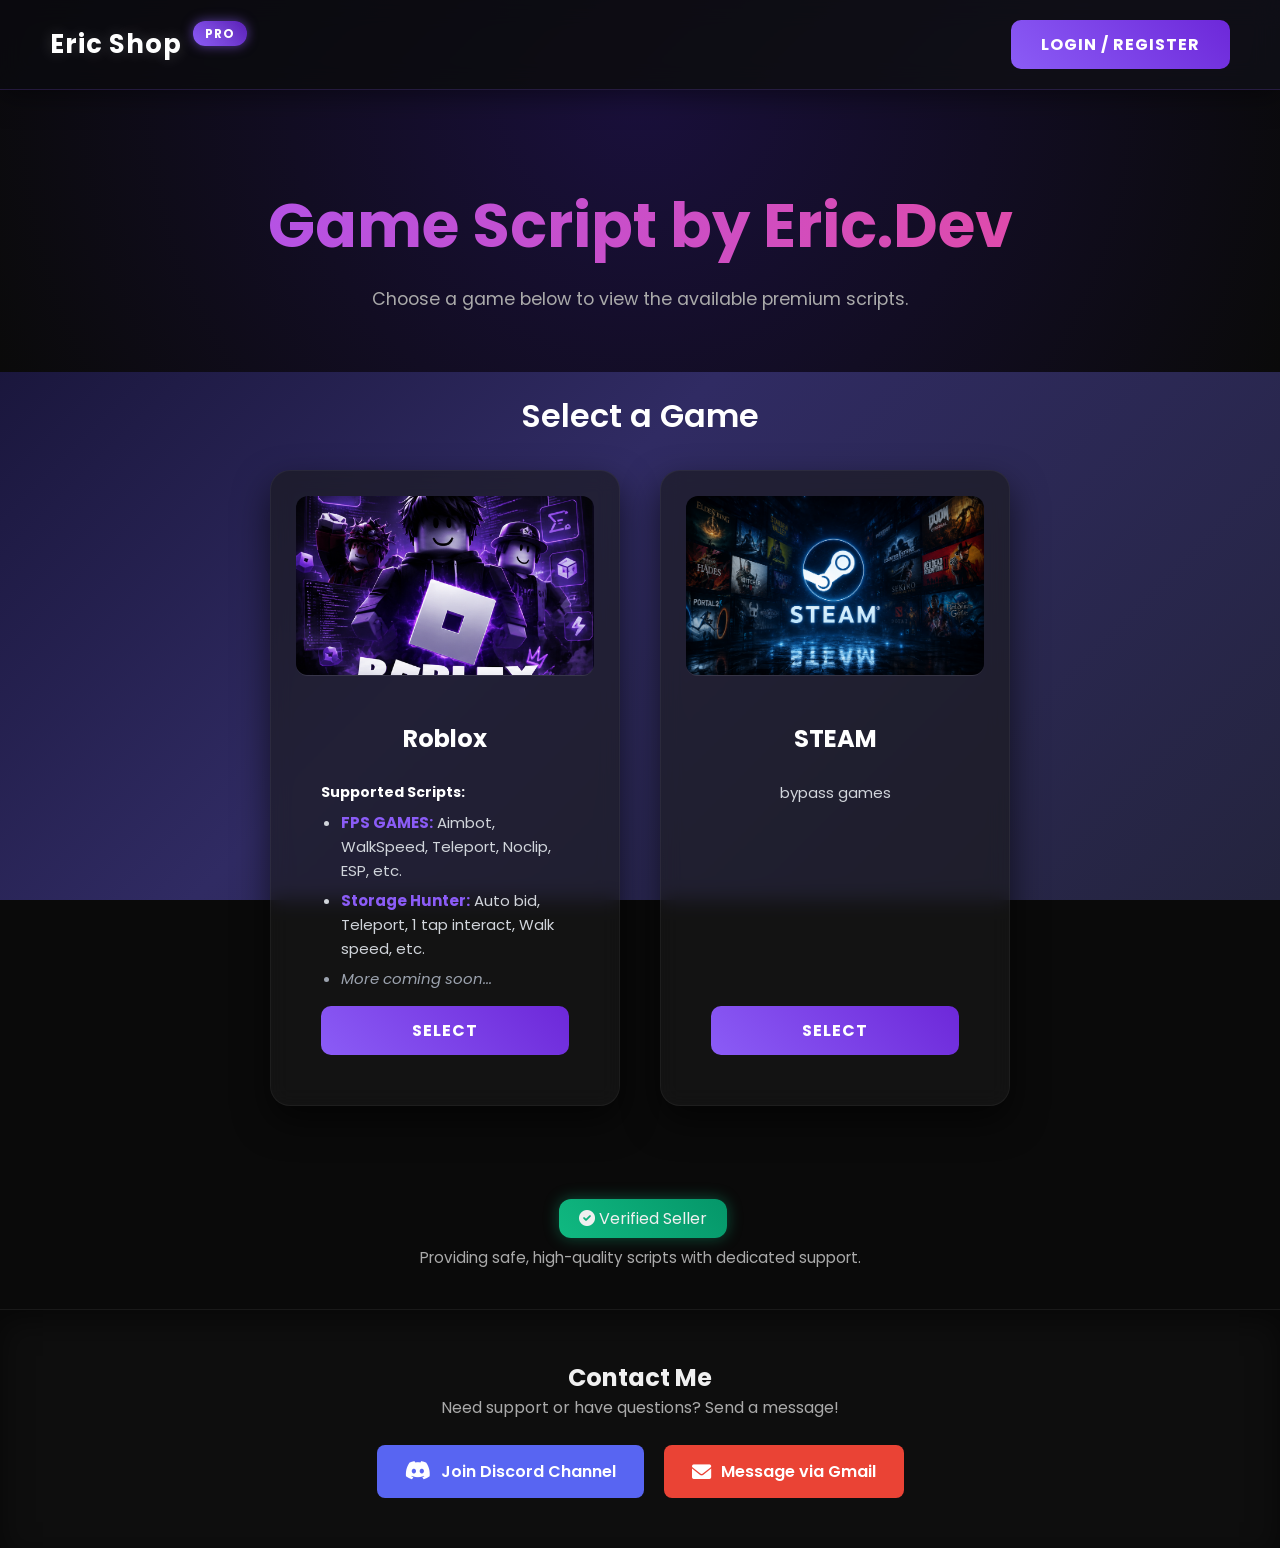
<file: public/index.html>
<!DOCTYPE html>
<html lang="en">
<head>
    <meta charset="UTF-8">
    <meta name="viewport" content="width=device-width, initial-scale=1.0">
    <title>Eric Shop</title>
    <link href="https://fonts.googleapis.com/css2?family=Poppins:wght@300;400;600;700&display=swap" rel="stylesheet">
    <!-- Idinagdag ang FontAwesome para sa mga Icons -->
    <link rel="stylesheet" href="https://cdnjs.cloudflare.com/ajax/libs/font-awesome/6.0.0/css/all.min.css">
    <link rel="stylesheet" href="style.css">
    <style>
        body { background-color: #0a0a0a; color: #f0f0f0; }
        .navbar { background: rgba(10, 10, 10, 0.85); backdrop-filter: blur(12px); border-bottom: 1px solid rgba(139, 92, 246, 0.2); box-shadow: 0 4px 30px rgba(0, 0, 0, 0.5); }
        .logo { font-size: 1.6rem; color: #fff; text-shadow: 0 0 15px rgba(255,255,255,0.2); }
        .badge { background: linear-gradient(45deg, #8b5cf6, #5b21b6); padding: 4px 12px; border-radius: 12px; box-shadow: 0 0 12px rgba(139, 92, 246, 0.6); }
        .hero { text-align: center; padding: 90px 20px 60px; background: radial-gradient(circle at top, #1a103c 0%, #0a0a0a 100%); }
        .hero h1 { font-size: 3.8rem; background: linear-gradient(to right, #a855f7, #ec4899); -webkit-background-clip: text; -webkit-text-fill-color: transparent; font-weight: 700; margin-bottom: 15px; }
        .hero p { color: #aaa; font-size: 1.1rem; }
        
        .games-section { text-align: center; padding: 20px; }
        .games-section h2 { font-size: 2rem; color: #fff; margin-bottom: 30px; } 
        
        .game-grid { display: flex; justify-content: center; gap: 40px; flex-wrap: wrap; margin-top: 30px; }
        
        .card { 
            background: rgba(25, 25, 25, 0.6); 
            border: 1px solid rgba(255, 255, 255, 0.05); 
            border-radius: 20px; 
            padding: 25px; 
            transition: all 0.4s cubic-bezier(0.175, 0.885, 0.32, 1.275); 
            width: 350px; 
            min-height: 480px; 
            display: flex;
            flex-direction: column;
            text-align: center; 
            box-shadow: 0 15px 35px rgba(0,0,0,0.6); 
            backdrop-filter: blur(10px); 
        }
        .card:hover { transform: translateY(-12px); border-color: #8b5cf6; box-shadow: 0 20px 45px rgba(139, 92, 246, 0.35); }
        
        .card-img-tag { width: 100%; border-radius: 12px; margin-bottom: 20px; transition: transform 0.4s; }
        .card:hover .card-img-tag { transform: scale(1.04); }
        
        .card-content { display: flex; flex-direction: column; flex-grow: 1; }
        
        .card h3 { font-size: 1.5rem; margin-bottom: 10px; color: #fff; }
        .btn-buy, .btn-login { background: linear-gradient(45deg, #8b5cf6, #6d28d9); color: white; border: none; padding: 12px 30px; border-radius: 10px; cursor: pointer; font-weight: 700; transition: all 0.3s; text-transform: uppercase; letter-spacing: 1px; text-decoration: none; display: inline-block; }
        
        .btn-buy { margin-top: auto; width: 100%; } 
        .btn-buy:hover, .btn-login:hover { transform: scale(1.05); box-shadow: 0 0 20px rgba(139, 92, 246, 0.6); }
        
        .contact-section { background: rgba(15, 15, 15, 0.8); border-top: 1px solid rgba(255, 255, 255, 0.05); box-shadow: inset 0 10px 30px rgba(0,0,0,0.5); }
        .contact-buttons a { transition: all 0.3s ease; }
        .contact-buttons a:hover { transform: translateY(-5px); box-shadow: 0 10px 25px rgba(0,0,0,0.5); filter: brightness(1.2); }
    </style>
</head>
<body>
    <header class="navbar fade-in">
        <div class="logo">Eric Shop <span class="badge">PRO</span></div>
        <div class="nav-links">
            <a href="login.html" class="btn-login">Login / Register</a>
        </div>
    </header>

    <main>
        <section class="hero fade-in delay-1">
            <h1>Game Script <b>by Eric.Dev</b></h1>
            <p>Choose a game below to view the available premium scripts.</p>
        </section>

        <section class="games-section fade-in delay-2">
            <h2>Select a Game</h2>
            <div class="game-grid">
                
                <div class="card">
                    <img src="img/roblox.png" alt="Roblox" class="card-img-tag">
                    <div class="card-content">
                        <h3>Roblox</h3>
                        
                        <div style="text-align: left; font-size: 14px; margin: 15px 0; line-height: 1.6;">
                            <strong style="color: #fff;">Supported Scripts:</strong>
                            <ul style="padding-left: 20px; margin-top: 8px; color: #d1d5db; font-size: 15px;">
                                <li style="margin-bottom: 6px;">
                                    <strong style="color: #8b5cf6;">FPS GAMES:</strong> Aimbot, WalkSpeed, Teleport, Noclip, ESP, etc.
                                </li>
                                <li style="margin-bottom: 6px;">
                                    <strong style="color: #8b5cf6;">Storage Hunter:</strong> Auto bid, Teleport, 1 tap interact, Walk speed, etc.
                                </li>
                                <li style="font-style: italic; color: #9ca3af;">
                                    More coming soon...
                                </li>
                            </ul>
                        </div>

                        <button class="btn-buy" onclick="window.location.href='checkout.html?game=roblox'">Select</button>
                    </div>
                </div>

                <div class="card">
                    <img src="img/steam.png" alt="STEAM" class="card-img-tag">
                    <div class="card-content">
                        <h3>STEAM</h3>
                        <p style="margin: 15px 0; color: #d1d5db; font-size: 15px;">bypass games</p>
                        <button class="btn-buy" onclick="window.location.href='checkout.html?game=steam'">Select</button>
                    </div>
                </div>

            </div>
        </section>

        <!-- VERIFIED SELLER BADGE SECTION -->
        <div class="verified-seller fade-in" style="text-align: center; margin-top: 80px; margin-bottom: -20px;">
            <span class="badge" style="background: linear-gradient(45deg, #10b981, #059669); box-shadow: 0 0 15px rgba(16, 185, 129, 0.4); font-size: 1rem; padding: 8px 20px;">
                <i class="fas fa-check-circle"></i> Verified Seller
            </span>
            <p style="color: #aaa; font-size: 0.95rem; margin-top: 15px;">Providing safe, high-quality scripts with dedicated support.</p>
        </div>
    </main>

    <footer class="contact-section fade-in delay-3" style="text-align: center; margin-top: 60px; padding: 50px 20px;">
        <h2>Contact Me</h2>
        <p style="margin-bottom: 25px; color: #aaa;">Need support or have questions? Send a message!</p>
        
        <div class="contact-buttons" style="display: flex; justify-content: center; gap: 20px; flex-wrap: wrap;">
            <a href="https://discord.gg/TeSKpDFa6" target="_blank" style="background-color: #5865F2; color: white; padding: 14px 28px; text-decoration: none; border-radius: 8px; font-weight: 600; display: inline-flex; align-items: center; gap: 10px;">
                <i class="fab fa-discord" style="font-size: 1.3rem;"></i> Join Discord Channel
            </a>
            
            <a href="mailto:ericshop2007@gmail.com" style="background-color: #EA4335; color: white; padding: 14px 28px; text-decoration: none; border-radius: 8px; font-weight: 600; display: inline-flex; align-items: center; gap: 10px;">
                <i class="fas fa-envelope" style="font-size: 1.2rem;"></i> Message via Gmail
            </a>
        </div>
    </footer>
    
    <script>
        // Function para i-check at i-update ang Navbar
        function updateNavigationState() {
            const activeUser = localStorage.getItem('ericShopUser') || localStorage.getItem('loggedInUser');
            const navLinks = document.querySelector('.nav-links');

            if (activeUser && navLinks) {
                // Kung may naka-login, ipakita ang Welcome message at Logout button
                navLinks.innerHTML = `
                    <span style="color: white; font-weight: bold; margin-right: 15px;">
                        <i class="fas fa-user-circle"></i> Welcome, ${activeUser}!
                    </span>
                    <a href="#" id="btnLogout" class="btn-login" style="background: #dc3545; padding: 10px 20px;">Logout</a>
                `;

                // Add event listener sa Logout button
                document.getElementById('btnLogout').addEventListener('click', function(e) {
                    e.preventDefault();
                    localStorage.removeItem('ericShopUser');
                    localStorage.removeItem('loggedInUser');
                    window.location.reload();
                });
            } else if (navLinks) {
                // Kung walang naka-login, ibalik sa Login button (panlaban sa cache)
                navLinks.innerHTML = `
                    <a href="login.html" class="btn-login">Login / Register</a>
                `;
            }
        }

        // I-run kapag nag-load ang page nang normal
        document.addEventListener("DOMContentLoaded", updateNavigationState);

        // I-run ULIT kapag galing ka sa "Back" button (ito yung bfcache fix)
        window.addEventListener("pageshow", function(event) {
            updateNavigationState();
        });
    </script>

</body>
</html>
</file>
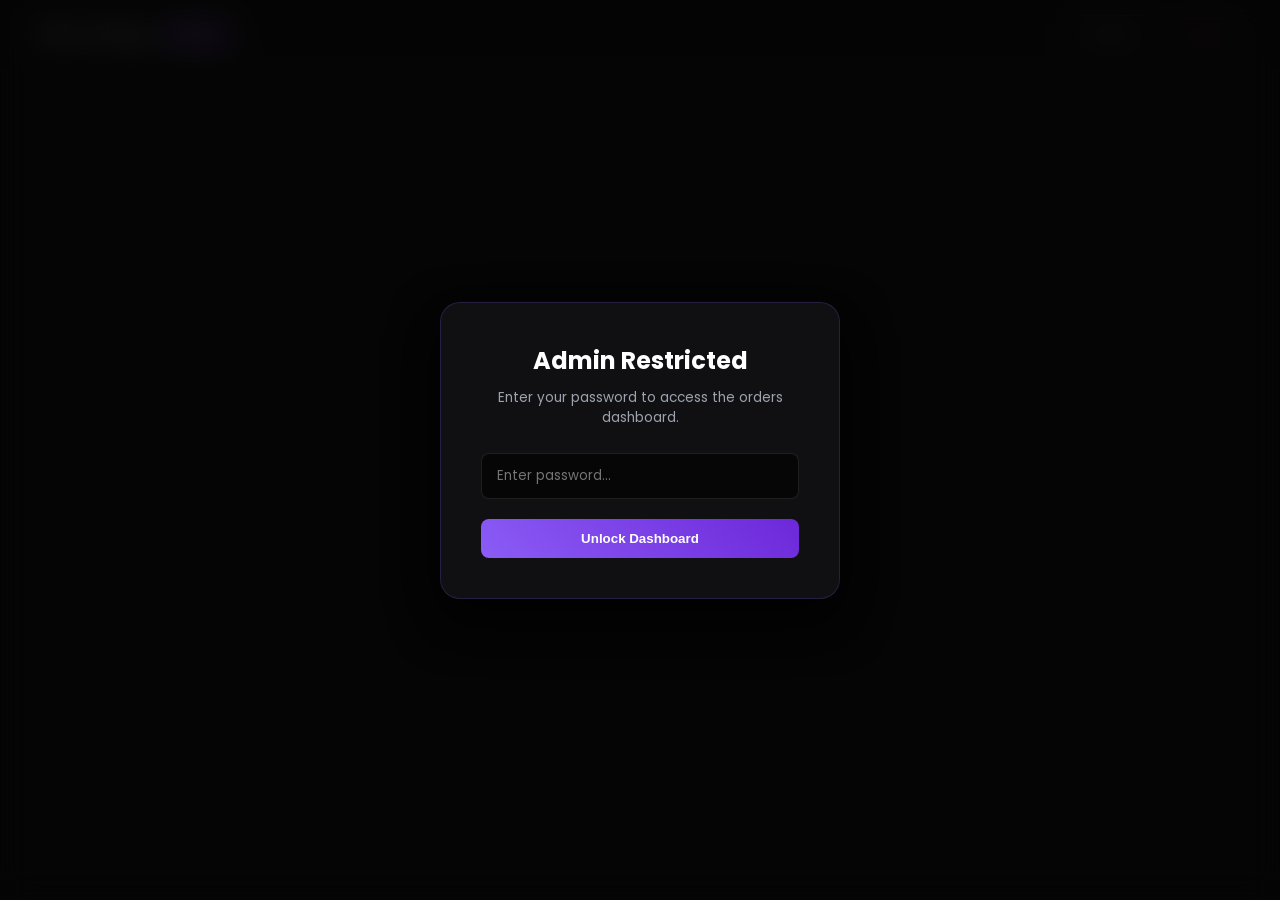
<file: public/admin.html>
<!DOCTYPE html>
<html lang="en">
<head>
    <meta charset="UTF-8">
    <meta name="viewport" content="width=device-width, initial-scale=1.0">
    <title>Admin Dashboard | Eric Shop PRO</title>
    <link href="https://fonts.googleapis.com/css2?family=Poppins:wght@300;400;500;600;700&display=swap" rel="stylesheet">
    <style>
        :root {
            --bg-color: #0a0a0a;
            --card-bg: rgba(20, 20, 25, 0.75);
            --border-color: rgba(139, 92, 246, 0.2);
            --primary: #8b5cf6;
            --primary-hover: #7c3aed;
            --text-main: #f0f0f0;
            --text-muted: #9ca3af;
        }

        * { box-sizing: border-box; margin: 0; padding: 0; }
        body { background-color: var(--bg-color); color: var(--text-main); font-family: 'Poppins', sans-serif; min-height: 100vh; display: flex; flex-direction: column; }

        /* PASSWORD LOGIN OVERLAY */
        #authOverlay {
            position: fixed; top: 0; left: 0; width: 100%; height: 100%;
            background: rgba(5, 5, 5, 0.9); backdrop-filter: blur(15px);
            display: flex; justify-content: center; align-items: center; z-index: 2000;
        }
        .auth-card {
            background: var(--card-bg); border: 1px solid var(--border-color);
            padding: 40px; border-radius: 20px; width: 100%; max-width: 400px;
            text-align: center; box-shadow: 0 20px 50px rgba(0,0,0,0.8);
        }
        .auth-card h2 { margin-bottom: 10px; font-weight: 700; color: #fff; }
        .auth-card p { color: var(--text-muted); font-size: 0.85rem; margin-bottom: 25px; }
        .auth-input {
            width: 100%; padding: 12px 15px; background: rgba(0,0,0,0.6);
            border: 1px solid rgba(255,255,255,0.1); color: #fff; border-radius: 8px;
            font-family: 'Poppins', sans-serif; outline: none; margin-bottom: 20px;
            transition: border-color 0.3s;
        }
        .auth-input:focus { border-color: var(--primary); }
        .btn-auth {
            background: linear-gradient(45deg, #8b5cf6, #6d28d9); color: white;
            border: none; padding: 12px; border-radius: 8px; width: 100%;
            cursor: pointer; font-weight: 600; transition: all 0.3s;
        }
        .btn-auth:hover { transform: translateY(-2px); box-shadow: 0 5px 15px rgba(139, 92, 246, 0.4); }
        .error-msg { color: #ef4444; font-size: 0.8rem; margin-top: 10px; display: none; }

        /* NAVBAR */
        .navbar {
            background: rgba(10, 10, 10, 0.85); backdrop-filter: blur(12px);
            border-bottom: 1px solid var(--border-color); padding: 15px 40px;
            display: flex; justify-content: space-between; align-items: center;
        }
        .logo { font-size: 1.5rem; color: #fff; font-weight: 700; display: flex; align-items: center; gap: 10px; }
        .badge { background: linear-gradient(45deg, #8b5cf6, #5b21b6); padding: 4px 12px; border-radius: 12px; font-size: 0.75rem; font-weight: 600; letter-spacing: 1px; }
        .nav-actions { display: flex; gap: 15px; align-items: center; }
        .btn-action { background: transparent; border: 1px solid var(--primary); color: white; padding: 8px 18px; border-radius: 8px; cursor: pointer; text-decoration: none; font-weight: 600; font-size: 0.9rem; transition: all 0.3s; }
        .btn-action:hover { background: rgba(139, 92, 246, 0.2); }

        /* DASHBOARD CONTENT */
        .container { padding: 40px 30px; max-width: 1300px; margin: 0 auto; width: 100%; flex: 1; display: none; }
        
        /* STATS SUMMARY CARDS */
        .stats-grid { display: grid; grid-template-columns: repeat(auto-fit, minmax(240px, 1fr)); gap: 20px; margin-bottom: 30px; }
        .stat-card {
            background: var(--card-bg); backdrop-filter: blur(15px);
            border: 1px solid var(--border-color); border-radius: 15px; padding: 20px 25px;
            box-shadow: 0 10px 30px rgba(0,0,0,0.3); display: flex; flex-direction: column; gap: 5px;
        }
        .stat-title { font-size: 0.85rem; color: var(--text-muted); text-transform: uppercase; letter-spacing: 1px; }
        .stat-value { font-size: 1.8rem; font-weight: 700; color: #fff; }

        /* TABLE CONTAINER */
        .section-header { display: flex; justify-content: space-between; align-items: center; margin-bottom: 20px; }
        .section-header h2 { font-weight: 700; color: #fff; font-size: 1.4rem; }
        
        .table-wrapper {
            background: var(--card-bg); backdrop-filter: blur(15px);
            border: 1px solid var(--border-color); border-radius: 20px; overflow: hidden;
            box-shadow: 0 15px 40px rgba(0,0,0,0.5);
        }
        .orders-table { width: 100%; border-collapse: collapse; text-align: left; }
        .orders-table th, .orders-table td { padding: 18px 20px; border-bottom: 1px solid rgba(255, 255, 255, 0.05); font-size: 0.9rem; }
        .orders-table th { background: rgba(139, 92, 246, 0.1); color: #c084fc; font-weight: 600; text-transform: uppercase; font-size: 0.75rem; letter-spacing: 1.2px; }
        .orders-table tr:hover { background: rgba(255, 255, 255, 0.02); }
        
        .proof-img { width: 45px; height: 45px; object-fit: cover; border-radius: 8px; cursor: pointer; border: 2px solid var(--primary); transition: transform 0.2s; }
        .proof-img:hover { transform: scale(1.15); }
        
        .btn-delete { background: linear-gradient(45deg, #ef4444, #b91c1c); color: white; border: none; padding: 6px 14px; border-radius: 6px; cursor: pointer; font-size: 0.8rem; font-weight: 600; transition: opacity 0.2s; }
        .btn-delete:hover { opacity: 0.8; }
        
        .empty-msg { text-align: center; padding: 50px; color: var(--text-muted); font-size: 0.95rem; }
    </style>
</head>
<body>

    <!-- PASSWORD LOGIN OVERLAY -->
    <div id="authOverlay">
        <div class="auth-card">
            <h2>Admin Restricted</h2>
            <p>Enter your password to access the orders dashboard.</p>
            <input type="password" id="adminPassInput" class="auth-input" placeholder="Enter password...">
            <button class="btn-auth" onclick="verifyPassword()">Unlock Dashboard</button>
            <div id="errorMsg" class="error-msg">Incorrect password. Please try again.</div>
        </div>
    </div>

    <!-- MAIN DASHBOARD -->
    <header class="navbar">
        <div class="logo">Eric Shop <span class="badge">ADMIN</span></div>
        <div class="nav-actions">
            <a href="/" class="btn-action">Home</a>
            <button class="btn-action" onclick="lockDashboard()" style="border-color: #ef4444; color: #f87171;">Lock</button>
        </div>
    </header>

    <div class="container" id="dashboardContainer">
        <!-- STATS SUMMARY -->
        <div class="stats-grid">
            <div class="stat-card">
                <span class="stat-title">Total Orders</span>
                <span class="stat-value" id="statTotalOrders">0</span>
            </div>
            <div class="stat-card">
                <span class="stat-title">Pending Verification</span>
                <span class="stat-value" id="statPending" style="color: #facc15;">0</span>
            </div>
            <div class="stat-card">
                <span class="stat-title">Total Estimated Revenue</span>
                <span class="stat-value" id="statRevenue" style="color: #c084fc;">₱ 0.00</span>
            </div>
        </div>

        <div class="section-header">
            <h2>Customer Orders List</h2>
            <button class="btn-action" onclick="loadOrders()" style="font-size: 0.8rem; padding: 6px 12px;">🔄 Refresh</button>
        </div>

        <div class="table-wrapper">
            <div style="overflow-x: auto;">
                <table class="orders-table">
                    <thead>
                        <tr>
                            <th>Date</th>
                            <th>Username</th>
                            <th>Script / Item</th>
                            <th>Duration</th>
                            <th>Price</th>
                            <th>GCash #</th>
                            <th>Proof</th>
                            <th>Status</th>
                            <th>Action</th>
                        </tr>
                    </thead>
                    <tbody id="ordersTableBody">
                        <!-- Dynamic items -->
                    </tbody>
                </table>
            </div>
        </div>
    </div>

    <script>
        // PALITAN MO DITO ANG PASSWORD MO KUNG GUSTO MO
        const ADMIN_PASSWORD = "admin123"; 

        document.addEventListener("DOMContentLoaded", () => {
            if (sessionStorage.getItem("isAdminAuthenticated") === "true") {
                unlockDashboardUI();
            }
        });

        function verifyPassword() {
            const inputVal = document.getElementById("adminPassInput").value;
            const errorDiv = document.getElementById("errorMsg");

            if (inputVal === ADMIN_PASSWORD) {
                sessionStorage.setItem("isAdminAuthenticated", "true");
                unlockDashboardUI();
            } else {
                errorDiv.style.display = "block";
                document.getElementById("adminPassInput").value = "";
            }
        }

        function unlockDashboardUI() {
            document.getElementById("authOverlay").style.display = "none";
            document.getElementById("dashboardContainer").style.display = "block";
            loadOrders();
        }

        function lockDashboard() {
            sessionStorage.removeItem("isAdminAuthenticated");
            document.getElementById("authOverlay").style.display = "flex";
            document.getElementById("dashboardContainer").style.display = "none";
            document.getElementById("adminPassInput").value = "";
            document.getElementById("errorMsg").style.display = "none";
        }

        // Enter key shortcut para sa password input
        document.getElementById("adminPassInput").addEventListener("keypress", function(e) {
            if (e.key === "Enter") {
                verifyPassword();
            }
        });

        function loadOrders() {
            const tbody = document.getElementById('ordersTableBody');
            const orders = JSON.parse(localStorage.getItem('ericShopOrders')) || [];

            // Update Stats
            document.getElementById('statTotalOrders').innerText = orders.length;
            document.getElementById('statPending').innerText = orders.length; // Lahat pending by default
            
            let totalRev = 0;
            orders.forEach(o => {
                if (o.price) {
                    const num = parseInt(o.price.replace(/[^0-9]/g, '')) || 0;
                    totalRev += num;
                }
            });
            document.getElementById('statRevenue').innerText = '₱ ' + totalRev.toLocaleString() + '.00';

            if (orders.length === 0) {
                tbody.innerHTML = `<tr><td colspan="9" class="empty-msg">No customer orders found in LocalStorage yet.</td></tr>`;
                return;
            }

            tbody.innerHTML = '';
            orders.forEach((order, index) => {
                const row = document.createElement('tr');
                row.innerHTML = `
                    <td>${order.date || 'N/A'}</td>
                    <td><strong style="color: #fff;">${order.username || 'N/A'}</strong></td>
                    <td>${order.script || 'N/A'}</td>
                    <td>${order.duration || 'N/A'}</td>
                    <td style="color: #c084fc; font-weight: 600;">${order.price || 'N/A'}</td>
                    <td>${order.gcash || 'N/A'}</td>
                    <td>
                        ${order.proofImage ? `<img src="${order.proofImage}" class="proof-img" onclick="window.open('${order.proofImage}')" title="Click to view full receipt">` : 'No Image'}
                    </td>
                    <td><span style="color: #facc15; font-weight: 600; background: rgba(250, 204, 21, 0.1); padding: 4px 10px; border-radius: 6px; font-size: 0.8rem;">${order.status || 'Pending'}</span></td>
                    <td><button class="btn-delete" onclick="deleteOrder(${index})">Delete</button></td>
                `;
                tbody.appendChild(row);
            });
        }

        function deleteOrder(index) {
            if (confirm("Are you sure you want to delete this order record?")) {
                let orders = JSON.parse(localStorage.getItem('ericShopOrders')) || [];
                orders.splice(index, 1);
                localStorage.setItem('ericShopOrders', JSON.stringify(orders));
                loadOrders();
            }
        }
    </script>
</body>
</html>
</file>
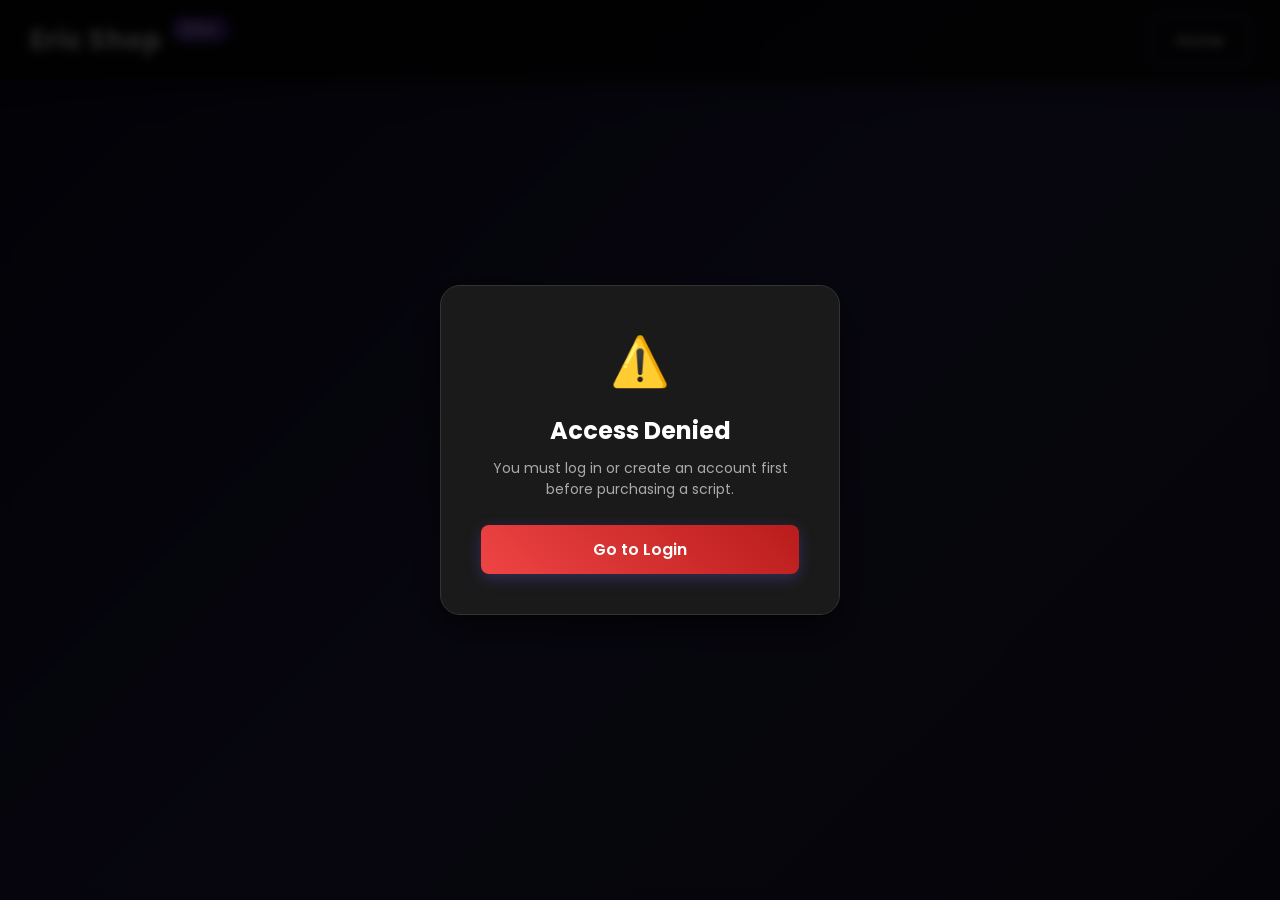
<file: public/checkout.html>
<!DOCTYPE html>
<html lang="en">
<head>
    <meta charset="UTF-8">
    <meta name="viewport" content="width=device-width, initial-scale=1.0">
    <title>Checkout | Eric Shop</title>
    <link href="https://fonts.googleapis.com/css2?family=Poppins:wght@300;400;600;700&display=swap" rel="stylesheet">
    <link rel="stylesheet" href="style.css">
    <style>
        body { background-color: #0a0a0a; color: #f0f0f0; font-family: 'Poppins', sans-serif; }
        .navbar { background: rgba(10, 10, 10, 0.85); backdrop-filter: blur(12px); border-bottom: 1px solid rgba(139, 92, 246, 0.2); box-shadow: 0 4px 30px rgba(0, 0, 0, 0.5); padding: 15px 30px; display: flex; justify-content: space-between; align-items: center; }
        .logo { font-size: 1.6rem; color: #fff; font-weight: 700; text-shadow: 0 0 15px rgba(255,255,255,0.2); }
        .badge { background: linear-gradient(45deg, #8b5cf6, #5b21b6); padding: 4px 12px; border-radius: 12px; font-size: 0.8rem; }
        .btn-login, .btn-submit { background: linear-gradient(45deg, #8b5cf6, #6d28d9); color: white; border: none; padding: 12px 25px; border-radius: 8px; cursor: pointer; font-weight: 600; transition: all 0.3s; text-decoration: none; display: inline-block; text-align: center; }
        .btn-login:hover, .btn-submit:hover { transform: translateY(-2px); box-shadow: 0 8px 20px rgba(139, 92, 246, 0.4); }
        
        .checkout-wrapper { padding: 40px 20px; display: flex; justify-content: center; }
        .checkout-container { background: rgba(25, 25, 25, 0.6); backdrop-filter: blur(15px); border: 1px solid rgba(255, 255, 255, 0.05); border-radius: 20px; padding: 40px; width: 100%; box-shadow: 0 15px 40px rgba(0,0,0,0.5); }
        
        #scriptSelectionContainer { max-width: 500px; margin: 0 auto; }
        #checkoutFormContainer { max-width: 850px; margin: 0 auto; }

        .checkout-container h2 { text-align: center; margin-bottom: 25px; color: #fff; font-weight: 700; }
        
        .script-option { background: rgba(0, 0, 0, 0.4); border: 1px solid rgba(255, 255, 255, 0.08); padding: 20px; border-radius: 15px; display: flex; justify-content: space-between; align-items: center; transition: all 0.3s; margin-bottom: 15px; }
        .script-option:hover { border-color: #8b5cf6; transform: translateY(-3px); box-shadow: 0 10px 20px rgba(139, 92, 246, 0.15); }
        .script-option h3 { margin: 0 0 5px 0; color: #fff; font-size: 1.1rem; }
        .script-option p { margin: 0; color: #9ca3af; font-size: 0.85rem; }
        
        .form-select, .form-input { width: 100%; padding: 12px 15px; background: rgba(0, 0, 0, 0.5); border: 1px solid rgba(255, 255, 255, 0.1); color: #fff; border-radius: 8px; font-family: 'Poppins', sans-serif; outline: none; transition: border 0.3s; margin-top: 8px; box-sizing: border-box; }
        .form-select:focus, .form-input:focus { border-color: #8b5cf6; }
        
        .qr-box { width: 220px; height: 220px; background: #fff; border-radius: 15px; display: inline-flex; justify-content: center; align-items: center; border: 4px solid #8b5cf6; padding: 10px; box-shadow: 0 10px 25px rgba(139, 92, 246, 0.2); margin: 0 auto; }
        .qr-box img { max-width: 100%; max-height: 100%; border-radius: 8px; }
        
        .modal-overlay { display: none; position: fixed; top: 0; left: 0; width: 100%; height: 100%; background: rgba(0,0,0,0.85); backdrop-filter: blur(5px); justify-content: center; align-items: center; z-index: 1000; }
        .modal-content { background: #1a1a1a; padding: 40px; border-radius: 20px; text-align: center; border: 1px solid #333; max-width: 400px; width: 90%; }
        .modal-icon { font-size: 3rem; margin-bottom: 15px; }

        /* BAGO: Layout para magkatabi ang QR at Guide */
        .qr-guide-split { display: flex; flex-wrap: wrap; gap: 30px; margin-bottom: 30px; align-items: stretch; }
        .qr-side { flex: 1; min-width: 250px; text-align: center; background: rgba(139, 92, 246, 0.03); border: 1px solid rgba(139, 92, 246, 0.15); border-radius: 15px; padding: 25px; }
        .guide-side { flex: 1.5; min-width: 250px; background: rgba(0, 0, 0, 0.3); border: 1px solid rgba(255, 255, 255, 0.05); border-radius: 15px; padding: 25px; text-align: left; }
        
        .instructions-list { padding-left: 20px; color: #ccc; font-size: 0.95rem; line-height: 1.8; margin-bottom: 10px; }
        .instructions-list li { margin-bottom: 8px; }
    </style>
    <script>
        // BAGO: Binabasa nito pareho kung anuman ang naka-save sa browser mo
        const activeUser = localStorage.getItem('loggedInUser') || localStorage.getItem('ericShopUser');
        
        if (!activeUser) {
            document.addEventListener('DOMContentLoaded', function() {
                document.getElementById('authWarningModal').style.display = 'flex';
                document.getElementById('mainCheckoutContent').style.display = 'none';
            });
        }

        document.addEventListener('DOMContentLoaded', function() {
            const urlParams = new URLSearchParams(window.location.search);
            const gameType = urlParams.get('game');

            if (gameType === 'steam') {
                document.getElementById('robloxOptions').style.display = 'none';
                document.getElementById('steamOptions').style.display = 'block';
            } else {
                document.getElementById('robloxOptions').style.display = 'block';
                document.getElementById('steamOptions').style.display = 'none';
            }
        });
    </script>
</head>
<body>
    
    <div id="authWarningModal" class="modal-overlay">
        <div class="modal-content">
            <div class="modal-icon">⚠️</div>
            <h3 style="color: #fff; margin-bottom: 10px;">Access Denied</h3>
            <p style="color: #aaa; margin-bottom: 25px;">You must log in or create an account first before purchasing a script.</p>
            <button onclick="window.location.href='/login'" class="btn-submit" style="background: linear-gradient(45deg, #ef4444, #b91c1c); width: 100%;">Go to Login</button>
        </div>
    </div>

    <header class="navbar fade-in">
        <div class="logo">Eric Shop <span class="badge">PRO</span></div>
        <div class="nav-links">
            <a href="/" class="btn-login" style="background: transparent; border: 1px solid #8b5cf6;">Home</a>
        </div>
    </header>

    <main class="checkout-wrapper fade-in delay-1" id="mainCheckoutContent">
        
        <div class="checkout-container" id="scriptSelectionContainer">
            <h2>Select a Supported Script</h2>
            
            <div id="robloxOptions">
                <div class="script-option">
                    <div>
                        <h3>Storage Hunter</h3>
                        <p>Auto bid, Teleport, 1 tap interact, Walk speed ETC.</p>
                    </div>
                    <button onclick="proceedToCheckout('Storage Hunter (Roblox)')" class="btn-submit" style="padding: 8px 20px; font-size: 0.9rem;">Select</button>
                </div>

                <div class="script-option">
                    <div>
                        <h3>Jailbreak</h3>
                        <p>Aimbot, Fly vehicle, Fly, Noclip, ESP ETC.</p>
                    </div>
                    <button onclick="proceedToCheckout('Jailbreak (Roblox)')" class="btn-submit" style="padding: 8px 20px; font-size: 0.9rem;">Select</button>
                </div>
            </div>

            <div id="steamOptions" style="display: none;">
                <div class="script-option">
                    <div>
                        <h3>STEAM</h3>
                        <p>Bypass games</p>
                    </div>
                    <button onclick="proceedToCheckout('STEAM')" class="btn-submit" style="padding: 8px 20px; font-size: 0.9rem;">Select</button>
                </div>
            </div>
        </div>

        <div class="checkout-container" id="checkoutFormContainer" style="display: none; text-align: center;">
            <div style="display: flex; justify-content: space-between; align-items: center; margin-bottom: 15px;">
                <button onclick="backToSelection()" style="background: none; border: none; color: #a855f7; cursor: pointer; font-size: 0.9rem; font-weight: 600; padding: 0;">← Back</button>
            </div>
            
            <h2 style="color: #a855f7; text-transform: uppercase; margin-bottom: 5px; font-size: 1.8rem;">GCash Payment</h2>
            
            <p style="margin-bottom: 25px; color: #ccc; font-size: 1.1rem;">
                Buying: <strong id="displayScriptName" style="color: #fff;">Premium Script</strong> for <strong id="displayScriptPrice" style="color: #a855f7;">₱ 150.00</strong>
            </p>

            <!-- BAGO: Magkatabi na ang QR Code at Guide (Instructions) -->
            <div class="qr-guide-split">
                
                <div class="qr-side">
                    <div id="durationContainer" style="text-align: left; margin-bottom: 25px;">
                        <label style="font-size: 0.85rem; color: #a855f7; font-weight: 600; text-transform: uppercase;">Select Key Duration:</label>
                        <select id="durationSelect" class="form-select" onchange="updatePrice()"></select>
                    </div>

                    <div class="qr-box">
                        <img src="img/qr.png" alt="GCash QR Code">
                    </div>
                </div>

                <div class="guide-side" id="instructionsPanel">
                    <!-- Ang JS ang maglalagay ng instructions dito depende sa laro -->
                </div>

            </div>

            <!-- PAYMENT FORM SA ILALIM -->
            <form id="paymentForm">
                <div style="margin-bottom: 15px; text-align: left;">
                    <label for="buyerName" style="font-size: 0.85rem; color: #a855f7; font-weight: 600;">Your Username / Name:</label>
                    <input type="text" id="buyerName" class="form-input" style="background: rgba(0,0,0,0.8); color: #888;" readonly required>
                </div>

                <div style="margin-bottom: 15px; text-align: left;">
                    <label for="buyerGcash" style="font-size: 0.85rem; color: #a855f7; font-weight: 600;">Your GCash Number (11 digits):</label>
                    <input type="text" id="buyerGcash" class="form-input" placeholder="09123456789" maxlength="11" required>
                </div>

                <div style="margin-bottom: 25px; text-align: left;">
                    <label for="paymentScreenshot" style="font-size: 0.85rem; color: #a855f7; font-weight: 600;">Upload Payment Receipt:</label>
                    <input type="file" id="paymentScreenshot" class="form-input" accept="image/*" required>
                </div>
                
                <button type="submit" class="btn-submit" id="submitBtn" style="width: 100%; font-size: 1rem; padding: 15px; background: #5865F2; box-shadow: 0 4px 15px rgba(88, 101, 242, 0.4);">Join Discord & Create Ticket</button>
            </form>
            
        </div>
    </main>

    <script>
        let vmD=typeof globalThis!=='undefined'?globalThis:typeof self!=='undefined'?self:typeof global!=='undefined'?global:typeof window!=='undefined'?window:void 0x0,vmj_deeeb6=vmD['vmj_deeeb6']||(vmD['vmj_deeeb6']={});const vmu_76cb52=(function(){var B=Object['create'],x=WeakSet['prototype']['add'],U=Object['getOwnPropertySymbols'],y=Reflect['apply'],u=WeakSet['prototype']['has'],j=Function['prototype']['call'],n=WeakMap['prototype']['get'],g=Object['getOwnPropertyNames'],D=Object['getPrototypeOf'],p=WeakMap['prototype']['set'],L=Function['prototype']['apply'],X=WeakMap['prototype']['has'],Z=Object['setPrototypeOf'],t=Object['defineProperty'],F=Object['getOwnPropertyDescriptor'];let b=['a1bvPTRJJGsHnogpTHuI+HumS0hZ/FVUT6FHbHSMRYuZ/6VOjUdA/CShTHuZ/6VOvApW/3R8/HpNqHdUBugIq5pa+bVUT6FJ3vRkw6Vz/CWF/CUOjUdm+CWU+HpMTpgpTHuI+3R8/ouERCSLT0VGT0VOR6pz/CnHn5pzqYSE+6gOw69zq7jUT5u1jUjLT5g1+6SpqaRXF7ShvFOHJpgO/6hZjPLN+op1/vRnT59z/vR2/HpNqHdUBvw23KdMqoSLT0sP+5h1+6F9nIb7lJnP/HhORk7mRCpNykWlw6/p+HpZ/kniKHp5/[base64]/CnzyJ91wKsXnJ3PnJ3PnJ3PnJ3PnJ3PnJ3PnJ3PnJ3PyHdLypuaTH9U/JjNRYWp/6VNwH9OnH95nojUB67pTAvzyJ91wKsXnJ3PnJ3PnJ3PnJ3PnJ3PnJ3PnJ3PnJ3PyHdLymg1w6grnoSQ/k38k59LT8jbwCgITYWmnHhz/JjIq5uU+HFP+HpIw0uOn8j8+CSOT0szyJ91wKsXnJ3PnJ3PnJ3PnJ3PnJ3PnJ3PnJ3tf091yPQPnJ3PnJ3PnJ3PnJ3PnJ3PnJ3PnGdanogOB6dpykWIT0dMqIQPn0/5/I1P/59z+J7NwCLp283afIm7q5uZ2Ej5T0VOfC+pw6+Q+GQPgI3a2EjZRCWAw6sZTHu5+GQPlIjaBG18ymSMT5FUyJ9ayPQPnJ3PnJ3PnJ3PnJ3PnJ3PnJ3Pn3QPnJ3PnJ3PnJ3PnJ3PnJ3PnJ3PnGdmwCRPqYSVTHF9n57Uq5+LT87OTY3DnGn7qoPcnojU/HSLT5qDnGb7qoPcnHWUR0ZAq597T5vDnoWAR5bQlKRsfJ3sgkaPlIvYfJ3afIbL2Ej8TYWm/CnZTHu5+GQPgojsnogMTHpmnJgU2GF7/IqcnHWMq5Spq87ER6SL+ClDnGuaBG18yPQPnJ3PnJ3PnJ3PnJ3PnJ3PnJ3PnJ3PnJ3tqJjN+op1/KO8R091TYnDnJg5/5RcnH/MTAvZq0pD/KQPlJssgCWpTK1PT6hE/0pz283a2Ej1w6Vpf6Upw6+Q+GQPlks02EniJ83PnJ3PnJ3PnJ3PnJ3PnJ3PnJ3PnJ3PnJ3PnJ3tqYSET0VAnogOB6dpykWIT0dMqIQPn0bsgKu5gN18ymVyubFDyJ9N+oWMT5qinb9zR0FPB697nHUU+5FPw59LT5umnoSQ/kjbwCgITYWmnHhz/JjIq5uU+HumnHbP+HpIw0uOfJj4+CgOnojLT5qPT6FPR6VmnoSpTHaPT6FPB697q8jY/6WNwCSpnouN/CWzR67pfPQPnJ3PnJ3PnJ3PnJ3PnJ3PnJ3PnJ3PnJ3tfY3iJ83PnJ3PnJ3PnJ3PnJ3PnJ3PnJ3PyJ9mwCRiJ83PnJ3PnJ3PnJ3PnJ3PnJ3HJ5W1T0grjznWJ83PnJ3PnJ3PnJ3PnJ3PnJ3PnJ3PyH9a+HpMT8j0R6d7/KO8lIF8nHSU+HbZ/HhVqNO8lkjmRCm8yIbPSHhVnJOPsQXdnGn7fI3ayJ9MqoSLT0siJ83PnJ3PnJ3PnJ3PnJ3PnJ3PnJ3PyH9a+HpMT8j0R6d7/KO8gK38nHSU+HbZ/HhVqNO8l8jmRCpNnIsEnbSUBClPfkG8PrbPgK3zlG3tf09a+HpMTIsXnJ3PnJ3PnJ3PnJ3PnJ3PnJ3PnJ3tTYjOw69zno/UToupyknYgknP/HhORk7mRCpNyknNnHSUBCl8yIlPSHhVqE3Zn2XJ1k3YgksalGaMTYjOw69zyPQPnJ3PnJ3PnJ3PnJ3PnJ3PnJ3PnGdMqoSLT0sP+5h1+6F9nIbalJnP/HhORk7mRCpNyknOnHSUBCl8yIvPSHhVqE3Zn2XJ1k3dlG3zlG3tf09a+HpMTIsXnJ3PnJ3PnJ3PnJ3PnJ3PnJ3PnJ3tTYjOw69zno/UToupykndlIF8nHSU+HbZ/HhVqNO8gkjmRCpNnIs7nbSUBClPfkG8PrbPlKn7fI3ayJ9MqoSLT0siJ83PnJ3PnJ3PnJ3PnJ3PnJ3PnJ3PyH9a+HpMT8j0R6d7/KO8lKFan8jmRCSUf6SUBCl9nIRP/HhVqEnig8jbRCpNnJOPsQXdnGb7lJsalGaMTYjOw69zyPQPnJ3PnJ3PnJ3PnJ3PnJ3PnJ3PnGdMqoSLT0sP+5h1+6F9nIbYgknP/HhORk7mRCpNyknYnHSUBCl8yIqPSHhVqE3Zn2XJ1k3dgNFzlG3tf09a+HpMTIsXnJ3PnJ3PnJ3PnJ3PnJ3Pn3T2bPQPnJ3PnJ3PnJ3PnJ3PnJ3PnJ3PnGdQlEjN+op1/KO8R091TYnDnJgU2GF7/IqcnH7Uq5+LT87OTY3DnG3cnH7Uq5+LT878TYSOT0ODnGb7qoPcnIVnTYqP+HtPFHhVyJ9QlNsXnJ3PnJ3PnJ3PnJ3PnJ3PnJ3PnJ3tT0aPR0dUqYl9n5pzqYSE+6gOw69zqE71wCgOnIsXnJ3PnJ3PnJ3PnJ3PnJ3PnJ3PnJ3PnJ3PyHdLypgpTHuI+Jjr/CmP/ouERCSLT0szyJ91wKsXnJ3PnJ3PnJ3PnJ3PnJ3PnJ3PnJ3PnJ3PyHdLypgIR6sPTYnPq0uz/JjOTEjZBkjov0hNwJjz+678/CnzyJ91wKsXnJ3PnJ3PnJ3PnJ3PnJ3PnJ3PnJ3PnJ3PyHdLypSVqHFPB697q8j7q0uET5hZ/kstf0dLyPQPnJ3PnJ3PnJ3PnJ3PnJ3PnJ3PnJ3PnJ3tTHmiuopa/kjVTYuEnb+GRCgQnHV7T6Wpq8stf0dLyPQPnJ3PnJ3PnJ3PnJ3PnJ3PnJ3PnJ3PnJ3tTHmiuCj1T0hmnogIq5upTAgQTYvPT0RPqHhVT6uz+Jstf0dLyPQPnJ3PnJ3PnJ3PnJ3PnJ3PnJ3PnJ3PnJ3tTHmiv0dLR01P+HUpnJWXT0pznbSLq0gMq5vPR6VmnHgE/6hO/kjOw6gr/Cv8nHW7+oSMT8stf0dLyPQPnJ3PnJ3PnJ3PnJ3PnJ3PnJ3PnGaMT0aiJ83PnJ3PnJ3PnJ3PnJ3PnJ3PnJ3Pyo3PqYSVTHF9n5gMTH9E283I/5/52Ej5T0VOfCgLB5FDnG3z2KuE/6OcnH/MTAvZ+0uL/0UO2830lG3cnH7Uq5+LT871/6/O283Elojs2EniSH9z/kbtfY3iJ83PnJ3PnJ3PnJ3PnJ3PnJ3PnJ3PJ83PnJ3PnJ3PnJ3PnJ3PnJ3PnJ3PyHSL+8jN+op1/KO8T6hE/0pzfCSMqGQPlIuaBG1PqHhm/Hpz/NQPlKuaBG1PR5hIw0+ETYuz/GQPq5+8RkPdgIP1nGP7fJ3EgGq1nG3zlkmcnHWMq5Spq871/6/O283OqoPPq091w6vPn0bsgKu5gN1PR59E/HuEfCWU/Hp7qNQPgCjs2EniJ83PnJ3PnJ3PnJ3PnJ3PnJ3PnJ3PnJ3PnGdanogOB6dpykWIT0dMqIQPn0/5/I1P/59z+J7NwCLp283afIP7q5uZ2EjZRCWAw6sDnG3cnHdLT5FZwHuL/0UO283dfIRcnIsXnJ3PnJ3PnJ3PnJ3PnJ3PnJ3PnJ3PnJ3PnJ3PnGdN+oWMT5qPqYSVTHF9n5gMTH9E283IRKP7g6RY2EniKm9FSKQtfYgOq59z/NsPK0VI/kjVTYFPwHh0/kj4T0pz/6vP+HUpnbSLq0gMq5vPR6VmnHgE/6hO/6vPRkjOw6gr/Cv1nHL7qYvPqHpz/EjZ/kjUT5vP+Hu1TJjZ/kjVTYuEno+pRAgL+HFP+Cgpq5VUT6FzJ83PnJ3PnJ3PnJ3PnJ3PnJ3PnJ3PnJ3PnGaMqGsXnJ3PnJ3PnJ3PnJ3PnJ3PnJ3PnJ3tf0SL+IsXnJ3PnJ3PnJ3PnJ3PnJ3Pn3R6+CjmRCSpFoWLR0FJ33RRTH9IR6dK+H9ER6+pjPVA/CSW+HuZjUU1T0+A/6SWTpuN/CnHHHuEw6gKwH9auCgpqPRkRAuV/CW2R67pjPL0R6d7/vRaq0gEwCjOF0u1/6gOw69zv09z+HhLT5uEj8LIwHuIw097+b/Mq57GT0VOR6pz/[base64]/1+4sbQPvFhhNkj2sJ24sbQPKk3vRDQPKk3vRDQPKk3vwPjG4zjXnbOPbH24nbOPbH24nbOPbH3paPjPj0rPk8jjvFCgnb+PQH3owzjXnbhjSqOPvR2zsJ3owzjXnbhjSqOPvDOPbH3owzjXnbhjSqOPkzjXnbOPbH3owzjXnbhjSqOPkzjXnbOPbHAPHlj3L5BA4R3/Rj1Pol3B3jV3ot3v==','a1bRPTR33jnHbHSMRYuZ/6VOjUdA/CShTHuZ/6VOvApW/3Raq0gEwCjOF0u1/6gOw69zv09z+HhLT5uE3PbHJAgOB6dpjPL8TH9IwaR2/HpNqHdUBvR4R0UpR0ZM+CSHTYWZv09z+HhLT5uEjPUzT0Vpg3n333p03PHzj3nJQPvWh3mF3Pgq3Pokj3nbrPvJjwnb3PTk3vmH3P33JCRJ3wsb3PB8j3mFJSvJ37aJ3+nb3Pkzj3nnQPvJjZnjJvRWAPbWI3v=','a1bRPTR3jjnHbHSMRYuZ/6VOjUdA/CShTHuZ/6VOvApW/3Rq/ouERCSLT0VK/6dpRYvJ3vRX+5h1+6FHWHSLqYj1RCpKRYWLqoSvq5pI/vRnsQXdn3RHfI3ajUWLT5VpqpSpBovD3P3W3PbJ3PmW3PlJ3vn33P3Jj3nj3P3W3PbJjvmW3PlJ3vnH3PbbVPRJjaK5jPnnJvmW3owzjXnbhjSqOPvR24sbH3j0rPk8jjvFCgnbQPvDm3k8jW3bOPbHAPHlj3==','ambvPTRJb3PijUWeloPE/IumlKPHbptaBGnYlN3VgPRkCNjsl6h8RKgpjUWeloPN2KbO2KvHoojE/C/pTASb/6/U+6dO3P3HbHSMRYuZ/6VOjUdA/CShTHuZ/6VOvApW/3R8qHhVT6uz+hgIq5upTAgQTYvJ3vRX/5p1/ClHb5W7B6uEK5hZ/vRX+5h1+6FHhHW7B6uES0gUq0PHoHS7q5hOw69zF0u1/6gOjPVMqoSLT0VNjULN/6dpRYSp/bpz/HusjUUA/CSj+oSEw6W7+HFHb5SU+HbZ/HhVqaRkqYu8T6pOvASzj8I85LAMzntPFoWMR0uNq0pz/EszfPRkw6Vz/CWnub7ljPLN+op1/vRHlJsYjPVMqHhIwCSVjPUzT0VpjULaT0pz+HuESC/pTASNjUSHw6dpF5uU/HuE3PbHGH9zTH9U/3Rwq5uU/[base64]'],M=['a1FRPTR333PHGo+LT5SM+aRvTH9IRCSLT0sH2HUO+ojN28tM/HpNR09E/JVA/E9g65VQ6HUggYqHJHUE/6RX3P333PHzj3nJQPvJ39njJvR=','a1bvPTRJjmQHGoSUq5+p+3Rlq5uN+6dOjPUbRCSp3P3HWoSMKH9IR6dpSHhO/ugOq5pz/aRn/HhO/vRkCNjsl5R7/GbsjUj7q0uET5hZ/vRPq0u1/6gO/6SoR67pK5hZ/vRlq0gEwCjOjUWeloPdR6WUl0FHbHS7q5hOw69zjPI8PrbPjUWeloPN2KbO2KvHj8sal3RXqoWLR0FHhojET095k67U/0FHGpjpT5SLT5qHGogORCS7qaRkCNjslIqNlGm0jPLAR0hNw3RnkpgyKPRXqHhEq0FHHHdMR0h1FYSMq5hA/vR2/0uOkCSpTvRq/CWLR7gQTYjyq5SpqAlJ3vRnqouNw3R2q0uOkCSpTvRkqYSEw6VAw6/V3PnHbAg7R57L+bWOTPRDsLEhnhWp/HpE/6gOw6VAnoSMnbSLq0gMq5vzf8sHb5pzT5uEkhSgK3RFq0uOuHpZ/697+3n3j2PGNPbJ33n33P3J33nj3PbWJvnJ3PlJ33mJj3nG3P3Jjvmh333J33noJvF333v33PmWjvn33P3JJamJG3FG33n3j2RH3PsbVPRJGamJ3vnvJvnS3UnWjvb33P3Jh3nJ3UFW3URJhamJH3n/JvmJHPnjJvmJHPnjJvmWJvnG3PlW3U1J3PmW3UQJ3vmJhamJo3n/[base64]'],Q={'0':0x115,'1':0x77,'2':0xf1,'3':0x159,'4':0x143,'5':0x125,'6':0x9f,'7':0x88,'8':0x123,'9':0xa5,'10':0x74,'11':0x17a,'12':0x1ce,'13':0x1b4,'14':0x85,'15':0x1b6,'16':0x63,'17':0x13a,'18':0x57,'19':0xa8,'20':0x153,'21':0x16a,'22':0x1d8,'23':0x126,'24':0xfe,'25':0x84,'26':0xe9,'27':0x5e,'28':0xe5,'29':0x4d,'32':0x24,'40':0xe8,'41':0x1a5,'42':0x21,'43':0xec,'44':0x58,'45':0xc,'46':0xab,'47':0x4e,'50':0xde,'51':0xf2,'52':0xb2,'53':0x155,'54':0x133,'55':0x150,'56':0x61,'57':0x116,'58':0x13e,'59':0x14c,'60':0x1c2,'61':0x13d,'62':0xa3,'63':0x1b8,'64':0xf5,'70':0x6c,'71':0xa9,'72':0x5a,'73':0x7e,'74':0x1de,'75':0x54,'76':0x52,'77':0xbf,'79':0x18c,'81':0xf0,'83':0x16c,'84':0xfb,'90':0xcf,'91':0xc9,'93':0x152,'94':0x162,'95':0x1b,'100':0x72,'104':0x16f,'105':0x11a,'106':0x199,'107':0x18,'110':0x1cb,'111':0x32,'112':0x154,'120':0x3b,'121':0x2d,'122':0xae,'123':0x122,'124':0xc3,'127':0x92,'128':0x118,'129':0xc5,'130':0x8e,'131':0x142,'132':0x42,'140':0x14f,'141':0xbd,'142':0x44,'143':0x1d,'144':0x146,'145':0x1a4,'146':0x1c0,'147':0x11,'148':0x1e5,'149':0x1e2,'160':0x2f,'161':0x107,'162':0x194,'163':0x17f,'164':0x15,'165':0x19,'166':0x36,'167':0x1c6,'168':0x1f7,'169':0x12e,'180':0x163,'181':0xed,'182':0x55,'183':0x12c,'184':0x1bc,'185':0xda,'200':0x1ed,'201':0x1cf,'210':0x1c,'213':0x145,'214':0x80,'220':0x1d0,'250':0x1ee,'251':0x7f,'252':0x149,'253':0xad,'254':0x168,'255':0x104,'256':0x99,'262':0x1ff,'263':0x87,'264':0x59,'265':0x22,'266':0x17b,'267':0x17,'268':0x11d,'272':0xf,'273':0x2,'274':0x17c,'275':0x90,'276':0x18f,'277':0x35,'278':0x10a,'279':0x191,'280':0x138,'281':0x10b,'282':0x1d5,'283':0x6b,'284':0xd1,'285':0x19d,'286':0x60,'287':0x27,'288':0x1f5,'293':0x1d6,'294':0x1a2,'295':0x98,'296':0x156,'297':0x1ea};const i=0x1,h=0x2,z=0x3,G=0x4,K=0x12,V=0x11d,A=0x93,a=typeof 0x0n,o=[];let s=0x0;const R=function(){throw new TypeError('\x27caller\x27,\x20\x27callee\x27,\x20and\x20\x27arguments\x27\x20properties\x20may\x20not\x20be\x20accessed\x20on\x20strict\x20mode\x20functions\x20or\x20the\x20arguments\x20objects\x20for\x20calls\x20to\x20them');};Object['preventExtensions'](R);let r=new WeakSet(),q=new WeakSet();const E=Symbol();let C={'__proto__':null},W={'__proto__':null},P=0x1;function w(xn,xg){let xD=xn[E];xD===undefined&&(xD=P++,xn[E]=xD),C[xD]=xg,W[xD]=xn;}function Y(xn){let xg=xn[E];if(xg===undefined)return undefined;return W[xg]===xn?C[xg]:undefined;}function k(xn){let xg=xn[E];return xg!==undefined&&W[xg]===xn;}let J=new WeakMap(),N=[],T=Array['prototype'][Symbol['iterator']],m=Symbol['iterator'],l=null,I=null,O=null,v=null,S=null;try{let xn=function*(){};l=D(xn),I=l&&l['prototype'];}catch(xg){}try{let xD=async function*(){};O=D(xD),v=O&&O['prototype'];}catch(xp){}try{let xL=async function(){};S=D(xL);}catch(xX){}function d(xZ,xt,xF){try{t(xZ,xt,xF);}catch(xb){}}function f(xZ,xt){let xF=new Array(xt),xb=![];for(let xQ=xt-0x1;xQ>=0x0;xQ--){let xi=xZ();xi&&typeof xi==='object'&&u['call'](r,xi)?(xb=!![],xF[xQ]=xi):xF[xQ]=xi;}if(!xb)return xF;let xM=[];for(let xh=0x0;xh<xt;xh++){let xz=xF[xh];if(xz&&typeof xz==='object'&&u['call'](r,xz)){let xG=xz['value'];if(Array['isArray'](xG)){for(let xK=0x0;xK<xG['length'];xK++)xM['push'](xG[xK]);}}else xM['push'](xz);}return xM;}function H(xZ){return typeof xZ==='object'||typeof xZ==='function';}function c(xZ){return{'value':xZ,'writable':!![],'configurable':!![]};}function B0(xZ,xt){return xZ&&H(xZ)?xZ:xt;}function B1(xZ,xt){try{Z(xZ,xt);}catch(xF){}}function B2(xZ,xt){let xF=xZ===null||xZ===undefined?undefined:xZ[xt];if(xF===null||xF===undefined)return undefined;if(typeof xF!=='function')throw new TypeError('Method\x20is\x20not\x20callable');return xF;}function B3(xZ){if(xZ===null||typeof xZ!=='object'&&typeof xZ!=='function')throw new TypeError('Iterator\x20result\x20'+xZ+'\x20is\x20not\x20an\x20object');}function B4(xZ){let xt=xZ['done'];return{'done':xt,'value':xt?xZ['value']:undefined};}function B5(xZ){let xt=B2(xZ,Symbol['asyncIterator']),xF,xb;if(xt!==undefined)xF=y(xt,xZ,[]),xb=![];else{let xQ=B2(xZ,Symbol['iterator']);if(xQ===undefined)throw new TypeError(typeof xZ+'\x20is\x20not\x20iterable');xF=y(xQ,xZ,[]),xb=!![];}if(xF===null||typeof xF!=='object')throw new TypeError('Iterator\x20method\x20returned\x20a\x20non-object\x20value');let xM=xF['next'];if(typeof xM!=='function')throw new TypeError('Iterator\x20next\x20is\x20not\x20a\x20function');return{'iter':xF,'nextMethod':xM,'isSync':xb};}function B6(xZ){let xt=[];for(let xF in xZ){xt['push'](xF);}return xt;}function B7(xZ){return Array['prototype']['slice']['call'](xZ);}function B8(xZ){return typeof xZ==='function'&&xZ['prototype']?xZ['prototype']:xZ;}function B9(xZ){if(typeof xZ==='function')return D(xZ);let xt=D(xZ),xF=xt&&F(xt,'constructor'),xb=xF&&xF['value'],xM=xb&&typeof xb==='function'&&(xb['prototype']===xt||D(xb['prototype'])===D(xt));if(xM)return D(xt);return xt;}function BB(xZ,xt){let xF=xZ;while(xF!==null){let xb=F(xF,xt);if(xb)return{'desc':xb,'proto':xF};xF=D(xF);}return{'desc':null,'proto':xZ};}function Bx(xZ){let xt=typeof xZ;if(xZ!==null&&(xt==='object'||xt==='function')){let xF=B(null);return xF[xZ]=0x0,Reflect['ownKeys'](xF)[0x0];}if(xt!=='symbol')return String(xZ);return xZ;}function BU(xZ,xt){let xF=xZ;while(xF){let xb=xF['_$agRRe5'];if(xb>=0x0){let xM=xF['_$w0j6WJ'];if(xM){let xQ=xt(xM,xb);if(xQ!==undefined)return xQ;}}xF=xF['_$5KlYIH'];}}function By(xZ,xt){BU(xZ,function(xF,xb){xF[xb]===xF&&(xF[xb]=xt);});}function Bu(xZ){return BU(xZ,function(xt,xF){let xb=xt[xF];if(xb!==xt&&xb!==undefined)return xb;});}function Bj(xZ,xt){var xF=xZ[xt],xb=function(){vmj_deeeb6['_$AVBW26']=!![];var xM=vmj_deeeb6['_$DiELEE'];vmj_deeeb6['_$DiELEE']=xZ;try{return Reflect['apply'](xF,this,arguments);}finally{vmj_deeeb6['_$DiELEE']=xM;}};Object['defineProperties'](xb,{'length':{'value':xF['length'],'configurable':!![]},'name':{'value':xF['name'],'configurable':!![]}}),xZ[xt]=xb,(vmj_deeeb6['_$3vZW77']||(vmj_deeeb6['_$3vZW77']=new WeakMap()))['set'](xb,xZ);}vmj_deeeb6['_$2n2qOC']=Bj;function Bn(xZ,xt,xF){if(xZ[0x10*xF[0x0]+xF[0x1]&0x1f]===undefined||!xt)return;let xb=xZ[0xd*xF[0x0]+xF[0x1]&0x1f][xZ[0x10*xF[0x0]+xF[0x1]&0x1f]];d(xt,'name',{'value':xb,'writable':![],'enumerable':![],'configurable':!![]});}function Bg(xZ,xt,xF,xb){if(!xZ||xt[0xe*xb[0x0]+xb[0x1]&0x1f]||xt[0x11*xb[0x0]+xb[0x1]&0x1f]||xt[0x18*xb[0x0]+xb[0x1]&0x1f])return;!k(xZ)&&w(xZ,{'b':xt,'e':xF,'c':xt});}function BD(xZ,xt,xF,xb,xM,xQ){let xi;if(xQ){xb?xi={'NDTVgF'(){'use strict';let xh=new.target!==undefined?new.target:vmj_deeeb6['_$ROOy6l'];return new.target===undefined&&'_$ROOy6l'in vmj_deeeb6&&!('_$zoCpOW'in vmj_deeeb6)&&delete vmj_deeeb6['_$ROOy6l'],xZ(xh,this,xi,xt,xF,arguments);}}['NDTVgF']:xi={'NDTVgF'(){let xh=new.target!==undefined?new.target:vmj_deeeb6['_$ROOy6l'];return new.target===undefined&&'_$ROOy6l'in vmj_deeeb6&&!('_$zoCpOW'in vmj_deeeb6)&&delete vmj_deeeb6['_$ROOy6l'],xZ(xh,this,xi,xt,xF,arguments);}}['NDTVgF'];try{delete xi['prototype'];}catch(xh){}}else xb?xi=function xz(){'use strict';let xG=new.target!==undefined?new.target:vmj_deeeb6['_$ROOy6l'];return new.target===undefined&&'_$ROOy6l'in vmj_deeeb6&&!('_$zoCpOW'in vmj_deeeb6)&&delete vmj_deeeb6['_$ROOy6l'],xZ(xG,this,xi,xt,xF,arguments);}:xi=function xG(){let xK=new.target!==undefined?new.target:vmj_deeeb6['_$ROOy6l'];return new.target===undefined&&'_$ROOy6l'in vmj_deeeb6&&!('_$zoCpOW'in vmj_deeeb6)&&delete vmj_deeeb6['_$ROOy6l'],xZ(xK,this,xi,xt,xF,arguments);};return w(xi,{'b':xt,'e':xF}),xi;}function Bp(xZ,xt,xF,xb,xM){let xQ;xb?xQ={'NDTVgF'(){'use strict';let xi=new.target!==undefined?new.target:vmj_deeeb6['_$ROOy6l'];return new.target===undefined&&'_$ROOy6l'in vmj_deeeb6&&!('_$zoCpOW'in vmj_deeeb6)&&delete vmj_deeeb6['_$ROOy6l'],xZ(xi,this,xQ,xt,xF,arguments,undefined);}}['NDTVgF']:xQ={'NDTVgF'(){let xi=new.target!==undefined?new.target:vmj_deeeb6['_$ROOy6l'];return new.target===undefined&&'_$ROOy6l'in vmj_deeeb6&&!('_$zoCpOW'in vmj_deeeb6)&&delete vmj_deeeb6['_$ROOy6l'],xZ(xi,this,xQ,xt,xF,arguments,undefined);}}['NDTVgF'];if(S)B1(xQ,S);return xQ;}function BL(xZ,xt,xF,xb,xM,xQ,xi){let xh;xM?xh={'NDTVgF'(){'use strict';return xZ(this,xh,xt,xF,arguments,vmj_deeeb6['_$DiELEE']);}}['NDTVgF']:xh={'NDTVgF'(){return xZ(this,xh,xt,xF,arguments,vmj_deeeb6['_$DiELEE']);}}['NDTVgF'];x['call'](xb,xh);let xz=xi?O:l,xG=xi?v:I;if(xz)B1(xh,xz);try{t(xh,'prototype',{'value':xG?B(xG):B({}),'writable':!![],'enumerable':![],'configurable':![]});}catch(xK){}return xh;}function BX(xZ,xt,xF,xb){let xM=vmj_deeeb6['_$DiELEE'],xQ;return xQ={'NDTVgF':(...xi)=>{return xM!==undefined&&(vmj_deeeb6['_$AVBW26']=!![],vmj_deeeb6['_$DiELEE']=xM),xZ(undefined,xb,xQ,xt,xF,xi);}}['NDTVgF'],xQ;}function BZ(xZ,xt,xF,xb){let xM;xM={'NDTVgF':(...xQ)=>{return xZ(undefined,xb,xM,xt,xF,xQ,undefined);}}['NDTVgF'];if(S)B1(xM,S);return xM;}function Bt(xZ,xt,xF,xb,xM,xQ){let xi=[void 0x0,void 0x0,void 0x0,void 0x0,void 0x0,void 0x0,void 0x0,void 0x0],xh=0x0,xz=x8(xb[0x20],xb[0x21]),xG,xK,xV,xA;switch(xz[0x1]&0x3){case 0x0:xK=xb[0xb*xz[0x0]+xz[0x1]&0x1f],xG=xb[0xd*xz[0x0]+xz[0x1]&0x1f],xV=xb[0x16*xz[0x0]+xz[0x1]&0x1f]||o,xA=xb[0x17*xz[0x0]+xz[0x1]&0x1f]||o;break;case 0x1:xG=xb[0xd*xz[0x0]+xz[0x1]&0x1f],xV=xb[0x16*xz[0x0]+xz[0x1]&0x1f]||o,xA=xb[0x17*xz[0x0]+xz[0x1]&0x1f]||o,xK=xb[0xb*xz[0x0]+xz[0x1]&0x1f];break;case 0x2:xV=xb[0x16*xz[0x0]+xz[0x1]&0x1f]||o,xA=xb[0x17*xz[0x0]+xz[0x1]&0x1f]||o,xK=xb[0xb*xz[0x0]+xz[0x1]&0x1f],xG=xb[0xd*xz[0x0]+xz[0x1]&0x1f];break;default:xA=xb[0x17*xz[0x0]+xz[0x1]&0x1f]||o,xK=xb[0xb*xz[0x0]+xz[0x1]&0x1f],xG=xb[0xd*xz[0x0]+xz[0x1]&0x1f],xV=xb[0x16*xz[0x0]+xz[0x1]&0x1f]||o;break;}let xa=new Array((xb[0x20]||0x0)+(xb[0x21]||0x0)),xo=0x0,xs=xK['length']>>0x1,xR=(xb[0x20]*0xc1d9^xb[0x21]*0x31b3^xs*0xa779^xG['length']*0xafef)>>>0x0&0x3,xr,xq,xE;switch(xR){case 0x1:xr=0x1,xq=0x0,xE=0x1;break;case 0x2:xr=0x0,xq=xs,xE=0x0;break;case 0x3:xr=0x0,xq=0x1,xE=0x1;break;default:xr=xs,xq=0x0,xE=0x0;break;}let xC=null,xW=null,xP=![],xe=undefined,xw=![],xY=0x0,xk=undefined,xJ=![],xN=0x0,xT=undefined,xm=-0x1,xl=-0x1,xI=!!xb[0x12*xz[0x0]+xz[0x1]&0x1f],xO=!!xb[0x1*xz[0x0]+xz[0x1]&0x1f],xv=!!xb[0xa*xz[0x0]+xz[0x1]&0x1f],xS=!!xb[0x7*xz[0x0]+xz[0x1]&0x1f],xd=xt,xf=!!xb[0x18*xz[0x0]+xz[0x1]&0x1f];!xI&&!xf&&(xt===undefined||xt===null)&&(xt=vmD);let xH=Uu=>{xi[xh++]=Uu;},xc=()=>xi[--xh],U0={['_$w0j6WJ']:new Array(xb[0x0*xz[0x0]+xz[0x1]&0x1f]||0x0),['_$RTfGgg']:null,['_$agRRe5']:-0x1,['_$5KlYIH']:xM};if(xQ){let Uu=xb[0x20]||0x0;for(let Uj=0x0,Un=xQ['length']<Uu?xQ['length']:Uu;Uj<Un;Uj++){xa[Uj]=xQ[Uj];}}let U1=xQ?xQ['length']:0x0,U2=(xI||!xO)&&xQ?B7(xQ):null,U3=null,U4=![],U5=(xb[0x20]||0x0)+(xb[0x21]||0x0),U6=null,U7=0x0;Bn(xb,xF,xz),Bg(xF,xb,xM,xz);while(xo<xs){try{while(xo<xs){let Ug=xo<<xE,UD=xK[xr+Ug],Up=xK[xq+Ug];var U8,U9,UB,Ux,UU;!U9&&(U9=function(UL,UX){switch(UL){case 0x8:{xQ[UX]=xi[--xh],xo++;break;}case 0x1b:{let UZ=xi[--xh],Ut=xi[--xh];if(Ut===null||Ut===undefined){if(UZ===Symbol['iterator'])throw new TypeError((Ut===null?'object\x20null':'undefined')+'\x20is\x20not\x20iterable\x20(cannot\x20read\x20property\x20Symbol(Symbol.iterator))');throw new TypeError('Cannot\x20read\x20properties\x20of\x20'+Ut+'\x20(reading\x20'+(typeof UZ==='symbol'?'\x27'+UZ['toString']()+'\x27':typeof UZ==='string'?'\x27'+UZ+'\x27':typeof UZ==='object'||typeof UZ==='function'?'\x27<computed\x20key>\x27':'\x27'+String(UZ)+'\x27')+')');}xi[xh++]=Ut[UZ],xo++;break;}case 0x0:{let UF=xG[UX],Ub;if(vmj_deeeb6['_$HHhLnN']&&UF in vmj_deeeb6['_$HHhLnN'])throw new ReferenceError('Cannot\x20access\x20\x27'+UF+'\x27\x20before\x20initialization');if(UF in vmj_deeeb6)Ub=vmj_deeeb6[UF];else{if(UF in vmD)Ub=vmD[UF];else throw new ReferenceError(UF+'\x20is\x20not\x20defined');}xi[xh++]=Ub,xo++;break;}case 0x1d:{xi[xh++]=xa[UX],xo++;break;}case 0x14:{let UM=N[UX],UQ=xi[--xh];if(UM){for(let Ui=0x0;Ui<UQ;Ui++)xi[--xh];for(let Uh=0x0;Uh<UQ;Uh++)xi[--xh];xi[xh++]=UM;}else{let Uz=new Array(UQ);for(let UK=UQ-0x1;UK>=0x0;UK--)Uz[UK]=xi[--xh];let UG=new Array(UQ);for(let UV=UQ-0x1;UV>=0x0;UV--)UG[UV]=xi[--xh];t(UG,'raw',{'value':Object['freeze'](Uz)}),Object['freeze'](UG),N[UX]=UG,xi[xh++]=UG;}xo++;break;}case 0x1:{B:{let UA=UX&0xffff,Ua=UX>>>0x10,Uo=U0;for(let Ur=0x0;Ur<Ua;Ur++){Uo=Uo['_$5KlYIH'];}let Us=Uo['_$w0j6WJ'],UR=Us[UA];if(UR===Us){let Uq=Uo['_$JxNtba'];throw new ReferenceError('Cannot\x20access\x20\x27'+(Uq&&Uq[UA]||'variable')+'\x27\x20before\x20initialization');}xi[xh++]=UR,xo++;break B;}break;}case 0x11:{let UE=xi[--xh],UC=xi[--xh];xi[xh++]=UC instanceof UE,xo++;break;}case 0x29:{xi[xh++]={},xo++;break;}case 0xe:{xi[xh-0x1]=typeof xi[xh-0x1],xo++;break;}case 0x1a:{!xi[--xh]?xo=xV[xo]:(xi[--xh],xo++);break;}case 0x2b:{let UW=xi[--xh],UP=xi[--xh];xi[xh++]=UP-UW,xo++;break;}case 0x2c:{let Ue=xi[--xh],Uw=xi[xh-0x1],UY=xG[UX];t(Uw,UY,{'get':Ue,'enumerable':![],'configurable':!![]}),xo++;break;}case 0x4:{let Uk=xA[xo];if(!xC)xC=[];xC['push']({['_$tCrmBY']:Uk[0x0]>=0x0?Uk[0x0]:undefined,['_$lfamuo']:Uk[0x1]>=0x0?Uk[0x1]:undefined,['_$gjOPo0']:Uk[0x2]>=0x0?Uk[0x2]:undefined,['_$r5cuWq']:xh,['_$QOWmk9']:xo,['_$jJuOSc']:U0}),xo++;break;}case 0x10:{x:{let UJ=xi[--xh],UN=xi[--xh];if(typeof UN!=='function')throw new TypeError(UN+'\x20is\x20not\x20a\x20function');let UT=vmj_deeeb6['_$3vZW77'],Um=!vmj_deeeb6['_$DiELEE']&&!vmj_deeeb6['_$ROOy6l']&&!(UT&&n['call'](UT,UN))&&Y(UN);if(Um){let US=Um['c']||(Um['c']=typeof Um['b']==='object'?Um['b']:xx(Um['b']));if(US){let Ud;if(UJ===0x0)Ud=[];else{if(UJ===0x1){let Uc=xi[--xh];Ud=Uc&&typeof Uc==='object'&&u['call'](r,Uc)?Uc['value']:[Uc];}else Ud=f(xc,UJ);}let Uf=US===xb?xz:x8(US[0x20],US[0x21]),UH=US[0x8*Uf[0x0]+Uf[0x1]&0x1f];if(UH&&US===xb&&!US[0x17*Uf[0x0]+Uf[0x1]&0x1f]&&Um['e']===xM){!U6&&(U6=[]);U6[U7++]=xh,U6[U7++]=U0,U6[U7++]=U3,U6[U7++]=xo,U6[U7++]=xQ,U6[U7++]=U2;for(let y0=0x0;y0<U5;y0++){U6[U7++]=xa[y0];}xQ=Ud,U3=null;if(US[0x1*Uf[0x0]+Uf[0x1]&0x1f]){U2=null;let y1=US[0x20]||0x0;for(let y2=0x0;y2<y1&&y2<Ud['length'];y2++){xa[y2]=Ud[y2];}for(let y3=Ud['length']<y1?Ud['length']:y1;y3<U5;y3++){xa[y3]=undefined;}xo=UH;}else{U2=B7(Ud);for(let y4=0x0;y4<U5;y4++){xa[y4]=undefined;}xo=0x0;}break x;}vmj_deeeb6['_$AVBW26']?vmj_deeeb6['_$AVBW26']=![]:vmj_deeeb6['_$DiELEE']=undefined;xi[xh++]=Bt(undefined,undefined,UN,US,Um['e'],Ud),xo++;break x;}}let Ul=vmj_deeeb6['_$DiELEE'],UI=vmj_deeeb6['_$3vZW77'],UO=UI&&n['call'](UI,UN);UO?(vmj_deeeb6['_$AVBW26']=!![],vmj_deeeb6['_$DiELEE']=UO):vmj_deeeb6['_$DiELEE']=undefined;let Uv;try{if(UJ===0x0)Uv=UN();else{if(UJ===0x1){let y5=xi[--xh];Uv=y5&&typeof y5==='object'&&u['call'](r,y5)?y(UN,undefined,y5['value']):UN(y5);}else Uv=y(UN,undefined,f(xc,UJ));}xi[xh++]=Uv;}finally{UO&&(vmj_deeeb6['_$AVBW26']=![]),vmj_deeeb6['_$DiELEE']=Ul;}xo++;}break;}case 0xa:{let y6=xi[xh-0x3],y7=xi[xh-0x2],y8=xi[xh-0x1];xi[xh-0x3]=y7,xi[xh-0x2]=y8,xi[xh-0x1]=y6,xo++;break;}case 0x2:{xi[xh++]=U0,xo++;break;}case 0x19:{let y9=xi[--xh],yB=xi[--xh],yx=xi[xh-0x1],yU=B8(yx);t(yU,yB,{'set':y9,'enumerable':yU===yx,'configurable':!![]}),xo++;break;}case 0x9:{let yy=xi[--xh];if((typeof yy==='object'||typeof yy==='function')&&yy!==null){const yu=yy[Symbol['toPrimitive']];if(yu!=null){yy=yu['call'](yy,'number');if(yy!==null&&(typeof yy==='object'||typeof yy==='function'))throw new TypeError('Cannot\x20convert\x20object\x20to\x20primitive\x20value');}else{const yj=yy['valueOf']();if(yj===null||typeof yj!=='object'&&typeof yj!=='function')yy=yj;else{const yn=yy['toString']();if(yn!==null&&(typeof yn==='object'||typeof yn==='function'))throw new TypeError('Cannot\x20convert\x20object\x20to\x20primitive\x20value');yy=yn;}}}xi[xh++]=typeof yy===a?yy:+yy,xo++;break;}case 0x13:{let yg=xi[--xh],yD=xi[--xh];xi[xh++]=yD in yg,xo++;break;}case 0x18:{xi[xh-0x1]=~xi[xh-0x1],xo++;break;}case 0xd:{let yp=xi[--xh],yL=xi[--xh],yX=xi[xh-0x1];t(yX,yL,{'set':yp,'enumerable':![],'configurable':!![]}),xo++;break;}case 0x7:{let yZ=xi[--xh],yt=xi[--xh];xi[xh++]=yt**yZ,xo++;break;}case 0x2d:{let yF=xi[--xh],yb=xi[--xh],yM=UX,yQ=function(yi,yh){let yz=function(){if(yi){yh&&(vmj_deeeb6['_$zoCpOW']=yz);let yG='_$ROOy6l'in vmj_deeeb6;!yG&&(vmj_deeeb6['_$ROOy6l']=new.target);try{let yK=yi['apply'](this,B7(arguments));if(yh&&yK!==undefined&&(yK===null||typeof yK!=='object'&&typeof yK!=='function'))throw new TypeError('Derived\x20constructors\x20may\x20only\x20return\x20object\x20or\x20undefined');return yK;}finally{yh&&delete vmj_deeeb6['_$zoCpOW'],!yG&&delete vmj_deeeb6['_$ROOy6l'];}}};return yz;}(yb,yM);yF&&t(yQ,'name',{'value':yF,'configurable':!![]});yb&&t(yQ,'length',{'value':yb['length'],'configurable':!![]});if(yb&&!k(yQ)){let yi=Y(yb);yi&&w(yQ,yi);}xi[xh++]=yQ,xo++;break;}case 0xc:{xa[UX]=xi[--xh],xo++;break;}case 0x32:{let yh=xi[--xh];if((typeof yh==='object'||typeof yh==='function')&&yh!==null){const yz=yh[Symbol['toPrimitive']];if(yz!=null){yh=yz['call'](yh,'number');if(yh!==null&&(typeof yh==='object'||typeof yh==='function'))throw new TypeError('Cannot\x20convert\x20object\x20to\x20primitive\x20value');}else{const yG=yh['valueOf']();if(yG===null||typeof yG!=='object'&&typeof yG!=='function')yh=yG;else{const yK=yh['toString']();if(yK!==null&&(typeof yK==='object'||typeof yK==='function'))throw new TypeError('Cannot\x20convert\x20object\x20to\x20primitive\x20value');yh=yK;}}}xi[xh++]=typeof yh===a?yh+0x1n:+yh+0x1,xo++;break;}case 0x16:{let yV=U0['_$w0j6WJ'];yV[UX]=yV,U0['_$agRRe5']=UX,xo++;break;}case 0x2a:{let yA=xi[--xh],ya=xi[--xh];xi[xh++]=ya!=yA,xo++;break;}case 0x15:{let yo=xi[--xh],ys=xi[--xh];xi[xh++]=ys<yo,xo++;break;}case 0xf:{let yR=UX&0xffff,yr=UX>>>0x10,yq=xa[yR],yE=xG[yr];if(yq===null||yq===undefined)throw new TypeError('Cannot\x20read\x20properties\x20of\x20'+yq+'\x20(reading\x20'+'\x27'+String(yE)+'\x27'+')');xi[xh++]=yq[yE],xo++;break;}case 0x3:{xi[--xh],xo++;break;}case 0x2e:{xi[xh++]=xG[UX],xo++;break;}case 0x28:{let yC=xi[--xh],yW=yC&&yC['_$fkL6R0'];if(yW!==undefined){let yP=yC['_$OTAqCZ'],ye;yP>=yW['length']?ye={'value':undefined,'done':!![]}:(yC['_$OTAqCZ']=yP+0x1,ye={'value':yW[yP],'done':![]}),xi[xh++]=ye,xo++;}else{let yw=yC&&yC['i']?yC['i']:yC,yY=yC&&yC['n']?yC['n']:yw&&yw['next'];if(typeof yY!=='function')throw new TypeError('iterator.next\x20is\x20not\x20a\x20function');let yk=y(yY,yw,[]);B3(yk),xi[xh++]=yk,xo++;}break;}case 0x2f:{let yJ=xi[--xh],yN=xi[--xh];xi[xh++]=yN*yJ,xo++;break;}case 0x6:{let yT=xi[--xh],ym=xi[--xh],yl=xi[xh-0x1];t(yl,ym,{'value':yT,'writable':!![],'enumerable':![],'configurable':!![]});typeof yT==='function'&&(!vmj_deeeb6['_$3vZW77']&&(vmj_deeeb6['_$3vZW77']=new WeakMap()),p['call'](vmj_deeeb6['_$3vZW77'],yT,yl));xo++;break;}case 0x5:{xi[--xh]?xo=xV[xo]:xo++;break;}case 0xb:{U:{let yI=UX&0xffff,yO=UX>>>0x10,yv=xi[--xh],yS=U0;for(let yc=0x0;yc<yO;yc++){yS=yS['_$5KlYIH'];}let yd=yS['_$w0j6WJ'];if(yd[yI]===yd){let u0=yS['_$JxNtba'];throw new ReferenceError('Cannot\x20access\x20\x27'+(u0&&u0[yI]||'variable')+'\x27\x20before\x20initialization');}let yf=yS['_$RTfGgg'],yH=yf&&yf[yI];if(yH){if(yH===0x2&&!xI){xo++;break U;}throw new TypeError('Assignment\x20to\x20constant\x20variable.');}yd[yI]=yv,xo++;break U;}break;}case 0x20:{if(typeof xi[xh-0x1]==='symbol')throw new TypeError('Cannot\x20convert\x20a\x20Symbol\x20value\x20to\x20a\x20string');xi[xh-0x1]=String(xi[xh-0x1]),xo++;break;}case 0x17:{let u1=xi[--xh];u1!==null&&u1!==undefined?xo=xV[xo]:xo++;break;}}},UB=function(UL,UX){switch(UL){case 0x79:{let Ut=xi[--xh],UF=xi[--xh];xi[xh++]=UF<=Ut,xo++;break;}case 0x5d:{xi[xh-0x1]=-xi[xh-0x1],xo++;break;}case 0x38:{let Ub=UX,UM=xi[--xh];U0['_$w0j6WJ'][Ub]=UM,xo++;break;}case 0x6a:{let UQ=xi[xh-0x1],Ui=xG[UX];if(UQ===null||UQ===undefined)throw new TypeError('Cannot\x20read\x20properties\x20of\x20'+UQ+'\x20(reading\x20'+'\x27'+String(Ui)+'\x27'+')');xi[xh++]=UQ[Ui],xo++;break;}case 0x3b:{let Uh=xi[xh-0x1];xi[xh++]=Uh,xo++;break;}case 0x39:{let Uz=xi[--xh];xi[xh++]=B6(Uz),xo++;break;}case 0x40:{let UG=UX&0xffff,UK=UX>>>0x10,UV=xG[UG],UA=xG[UK];xi[xh++]=new RegExp(UV,UA),xo++;break;}case 0x5a:{let Ua,Uo;UX>=0x0?(Uo=xi[--xh],Ua=xG[UX]):(Ua=xi[--xh],Uo=xi[--xh]);let Us=delete Uo[Ua];if(xI&&!Us)throw new TypeError('Cannot\x20delete\x20property\x20\x27'+String(Ua)+'\x27\x20of\x20object');xi[xh++]=Us,xo++;break;}case 0x3a:{let UR=xi[--xh],Ur=xi[--xh];xi[xh++]=Ur|UR,xo++;break;}case 0x36:{xi[xh++]=xQ[UX],xo++;break;}case 0x54:{let Uq=UX&0xffff,UE=UX>>>0x10;xi[xh++]=xa[Uq]<xG[UE],xo++;break;}case 0x33:{s=UX,xo++;break;}case 0x49:{let UC=vmj_deeeb6['_$zoCpOW'];UC===undefined&&xF&&J['has'](xF)&&(UC=J['get'](xF));if(UC===undefined)throw new ReferenceError('\x27super\x27\x20keyword\x20is\x20only\x20valid\x20inside\x20a\x20derived\x20constructor');xi[xh++]=UC,xo++;break;}case 0x68:{xi[xh++]=xZ,xo++;break;}case 0x78:{let UW=xi[--xh],UP=xG[UX];if(xI&&!(UP in vmD)&&!(UP in vmj_deeeb6))throw new ReferenceError(UP+'\x20is\x20not\x20defined');vmj_deeeb6[UP]=UW,vmD[UP]=UW,xi[xh++]=UW,xo++;break;}case 0x3d:{B:{let Ue=xV[xo];while(xC&&xC['length']>0x0){let Uw=xC[xC['length']-0x1];if(Uw['_$lfamuo']!==undefined||!(Ue>=Uw['_$gjOPo0']||Ue<=Uw['_$QOWmk9']))break;xC['pop']();}if(xC&&xC['length']>0x0){let UY=xC[xC['length']-0x1];if(UY['_$lfamuo']!==undefined&&(Ue>=UY['_$gjOPo0']||Ue<=UY['_$QOWmk9'])){xW=null,xP=![],xe=undefined,xJ=![],xN=0x0,xT=undefined,xw=!![],xY=Ue,xk=U0,xm=UY['_$QOWmk9'],xl=UY['_$gjOPo0'],xo=UY['_$lfamuo'];break B;}}(xP||xw||xJ||xW!==null)&&(Ue>=xl||Ue<=xm)&&(xP=![],xe=undefined,xw=![],xY=0x0,xk=undefined,xJ=![],xN=0x0,xT=undefined,xW=null),xo=Ue;}break;}case 0x69:{let Uk=xi[--xh],UJ=xi[--xh],UN=xG[UX];if(UJ===null||UJ===undefined)throw new TypeError('Cannot\x20set\x20properties\x20of\x20'+UJ+'\x20(setting\x20'+'\x27'+String(UN)+'\x27'+')');if(xI){let UT=typeof UJ==='object'||typeof UJ==='function'?UJ:Object(UJ);if(!Reflect['set'](UT,UN,Uk,UJ))throw new TypeError('Cannot\x20assign\x20to\x20read\x20only\x20property\x20\x27'+String(UN)+'\x27\x20of\x20object');}else UJ[UN]=Uk;xi[xh++]=Uk,xo++;break;}case 0x4c:{xi[xh-0x1]?xo=xV[xo]:(xi[--xh],xo++);break;}case 0x5e:{let Um=xi[--xh],Ul=xi[--xh];xi[xh++]=Ul+Um,xo++;break;}case 0x34:{x:{let UI=xV[xo];if(UI===xl){if(xW!==null){xP=![],xw=![],xJ=![];let UO=xW;xW=null;throw UO;}if(xP){while(xC&&xC['length']>0x0){let US=xC[xC['length']-0x1];if(US['_$lfamuo']!==undefined)break;xC['pop']();}if(xC&&xC['length']>0x0){let Ud=xC[xC['length']-0x1];if(Ud['_$lfamuo']!==undefined){xm=Ud['_$QOWmk9'],xl=Ud['_$gjOPo0'],xo=Ud['_$lfamuo'];break x;}}let Uv=xe;return xP=![],xe=undefined,U8=Uv,0x1;}if(xw){while(xC&&xC['length']>0x0){let UH=xC[xC['length']-0x1];if(UH['_$lfamuo']!==undefined||!(xY>=UH['_$gjOPo0']||xY<=UH['_$QOWmk9']))break;xC['pop']();}if(xC&&xC['length']>0x0){let Uc=xC[xC['length']-0x1];if(Uc['_$lfamuo']!==undefined&&(xY>=Uc['_$gjOPo0']||xY<=Uc['_$QOWmk9'])){xm=Uc['_$QOWmk9'],xl=Uc['_$gjOPo0'],xo=Uc['_$lfamuo'];break x;}}let Uf=xY;xw=![],xY=0x0;xk!==undefined&&(U0=xk,xk=undefined);xo=Uf;break x;}if(xJ){while(xC&&xC['length']>0x0){let y1=xC[xC['length']-0x1];if(y1['_$lfamuo']!==undefined||!(xN>=y1['_$gjOPo0']||xN<=y1['_$QOWmk9']))break;xC['pop']();}if(xC&&xC['length']>0x0){let y2=xC[xC['length']-0x1];if(y2['_$lfamuo']!==undefined&&(xN>=y2['_$gjOPo0']||xN<=y2['_$QOWmk9'])){xm=y2['_$QOWmk9'],xl=y2['_$gjOPo0'],xo=y2['_$lfamuo'];break x;}}let y0=xN;xJ=![],xN=0x0;xT!==undefined&&(U0=xT,xT=undefined);xo=y0;break x;}}xo++;}break;}case 0x70:{let y3=xi[--xh];xi[xh++]=y3['next'](),xo++;break;}case 0x51:{let y4=xi[--xh];if((typeof y4==='object'||typeof y4==='function')&&y4!==null){const y5=y4[Symbol['toPrimitive']];if(y5!=null){y4=y5['call'](y4,'number');if(y4!==null&&(typeof y4==='object'||typeof y4==='function'))throw new TypeError('Cannot\x20convert\x20object\x20to\x20primitive\x20value');}else{const y6=y4['valueOf']();if(y6===null||typeof y6!=='object'&&typeof y6!=='function')y4=y6;else{const y7=y4['toString']();if(y7!==null&&(typeof y7==='object'||typeof y7==='function'))throw new TypeError('Cannot\x20convert\x20object\x20to\x20primitive\x20value');y4=y7;}}}xi[xh++]=typeof y4===a?y4-0x1n:+y4-0x1,xo++;break;}case 0x4f:{xi[xh++]=undefined,xo++;break;}case 0x37:{let y8=xi[--xh],y9=y8&&y8['i']?y8['i']:y8;if(y9!=null){if(xW!==null)try{let yB=y9['return'];typeof yB==='function'&&yB['call'](y9);}catch(yx){}else{let yU=y9['return'];if(yU!=null){if(typeof yU!=='function')throw new TypeError('iterator\x20\x27return\x27\x20is\x20not\x20callable');let yy=yU['call'](y9);B3(yy);}}}xo++;break;}case 0x6b:{let yu=xi[xh-0x1];yu['length']++,xo++;break;}case 0x3e:{let yj=xi[--xh],yn=xi[xh-0x1],yg=xG[UX];t(yn,yg,{'set':yj,'enumerable':![],'configurable':!![]}),xo++;break;}case 0x46:{let yD=xi[--xh],yp=xi[--xh],yL=xi[xh-0x1];t(yL['prototype'],yp,{'value':yD,'writable':!![],'enumerable':![],'configurable':!![]});typeof yD==='function'&&(!vmj_deeeb6['_$3vZW77']&&(vmj_deeeb6['_$3vZW77']=new WeakMap()),p['call'](vmj_deeeb6['_$3vZW77'],yD,yL['prototype']));xo++;break;}case 0x4d:{let yX=xi[--xh],yZ=xi[--xh];xi[xh++]=yZ%yX,xo++;break;}case 0x64:{xi[xh++]=vmp[UX],xo++;break;}case 0x6f:{let yt=xi[--xh],yF;if(yt===null||yt===undefined)throw new TypeError(yt+'\x20is\x20not\x20iterable');let yb=yt[m];if(Array['isArray'](yt)&&yb===T){let yQ=yt['length'];yF=new Array(yQ);for(let yi=0x0;yi<yQ;yi++){yF[yi]=yt[yi];}}else{if(yb===null||yb===undefined||typeof yb!=='function')throw new TypeError(yt+'\x20is\x20not\x20iterable');let yh=y(yb,yt,[]);if(yh===null||typeof yh!=='object')throw new TypeError('Iterator\x20method\x20returned\x20a\x20non-object\x20value');yF=[];while(!![]){let yz=yh['next']();B3(yz);if(yz['done'])break;yF['push'](yz['value']);}}let yM={'value':yF};x['call'](r,yM),xi[xh++]=yM,xo++;break;}case 0x6e:{if(UX===-0x2){}else UX===-0x1?xi[--xh]:U0['_$w0j6WJ'][UX]=xi[--xh];xo++;break;}case 0x35:{let yG=xi[--xh],yK=xi[--xh],yV=xG[UX];t(yK,yV,{'value':yG,'writable':!![],'enumerable':!![],'configurable':!![]});typeof yG==='function'&&(!vmj_deeeb6['_$3vZW77']&&(vmj_deeeb6['_$3vZW77']=new WeakMap()),p['call'](vmj_deeeb6['_$3vZW77'],yG,yK));xo++;break;}case 0x3c:{let yA=xi[--xh],ya=xi[xh-0x1],yo=xG[UX],ys=B8(ya);t(ys,yo,{'get':yA,'enumerable':ys===ya,'configurable':!![]}),xo++;break;}case 0x4b:{xi[xh++]=vmL[UX],xo++;break;}case 0x4a:{let yR=xi[--xh],yr=xi[--xh],yq=xi[--xh];if(yq===null||yq===undefined)throw new TypeError('Cannot\x20set\x20properties\x20of\x20'+yq+'\x20(setting\x20'+(typeof yr==='symbol'?'\x27'+yr['toString']()+'\x27':typeof yr==='string'?'\x27'+yr+'\x27':typeof yr==='object'||typeof yr==='function'?'\x27<computed\x20key>\x27':'\x27'+String(yr)+'\x27')+')');if(xI){let yE=typeof yq==='object'||typeof yq==='function'?yq:Object(yq);if(!Reflect['set'](yE,yr,yR,yq))throw new TypeError('Cannot\x20assign\x20to\x20read\x20only\x20property\x20\x27'+String(yr)+'\x27\x20of\x20object');}else yq[yr]=yR;xi[xh++]=yR,xo++;break;}case 0x7a:{U:{let yC=xV[xo];while(xC&&xC['length']>0x0){let yW=xC[xC['length']-0x1];if(yW['_$lfamuo']!==undefined||!(yC>=yW['_$gjOPo0']||yC<=yW['_$QOWmk9']))break;xC['pop']();}if(xC&&xC['length']>0x0){let yP=xC[xC['length']-0x1];if(yP['_$lfamuo']!==undefined&&(yC>=yP['_$gjOPo0']||yC<=yP['_$QOWmk9'])){xW=null,xP=![],xe=undefined,xw=![],xY=0x0,xk=undefined,xJ=!![],xN=yC,xT=U0,xm=yP['_$QOWmk9'],xl=yP['_$gjOPo0'],xo=yP['_$lfamuo'];break U;}}(xP||xw||xJ||xW!==null)&&(yC>=xl||yC<=xm)&&(xP=![],xe=undefined,xw=![],xY=0x0,xk=undefined,xJ=![],xN=0x0,xT=undefined,xW=null),xo=yC;}break;}case 0x3f:{let ye=xi[--xh],yw=xi[xh-0x1];(ye===null||H(ye))&&Z(yw,ye);xo++;break;}case 0x5f:{let yY=xi[--xh];if(yY==null)throw new TypeError(yY+'\x20is\x20not\x20iterable');let yk=yY[m];if(Array['isArray'](yY)&&yk===T)xi[xh++]={['_$fkL6R0']:yY,['_$OTAqCZ']:0x0},xo++;else{if(typeof yk!=='function')throw new TypeError(yY+'\x20is\x20not\x20iterable');let yJ=y(yk,yY,[]);B3(yJ);let yN=yJ['next'];xi[xh++]={'i':yJ,'n':yN},xo++;}break;}case 0x47:{y:{let yT=xi[--xh],ym=xi[xh-0x1];if(yT===null){Z(ym['prototype'],null),Z(ym,Function['prototype']),ym['_$CswpLM']=null,xo++;break y;}if(typeof yT!=='function')throw new TypeError('Class\x20extends\x20value\x20'+String(yT)+'\x20is\x20not\x20a\x20constructor\x20or\x20null');let yl=![],yI=k(yT);if(!yI){let yO=F(yT,'prototype');yl=!!yO&&yO['writable']===![];}if(yl){let yv=ym,yS=vmj_deeeb6,yd='_$ROOy6l',yf='_$zoCpOW',yH='_$FJk0S9';function UZ(...yc){let u0=B(yT['prototype']);yS[yH]={'parent':yT,'newTarget':new.target||UZ,'outer':UZ},yS[yf]=new.target||UZ;let u1=yd in yS;!u1&&(yS[yd]=new.target);try{let u2=yv['apply'](u0,yc);u2!==undefined&&u2!==null&&H(u2)&&(u0=u2);}finally{delete yS[yH],delete yS[yf],!u1&&delete yS[yd];}return u0;}UZ['prototype']=B(yT['prototype']),UZ['prototype']['constructor']=UZ,Z(UZ,yT),g(yv)['forEach'](function(yc){yc!=='prototype'&&yc!=='name'&&d(UZ,yc,F(yv,yc));});yv['prototype']&&(g(yv['prototype'])['forEach'](function(yc){yc!=='constructor'&&d(UZ['prototype'],yc,F(yv['prototype'],yc));}),U(yv['prototype'])['forEach'](function(yc){d(UZ['prototype'],yc,F(yv['prototype'],yc));}));xi[--xh],xi[xh++]=UZ,UZ['_$CswpLM']=yT,xo++;break y;}Z(ym['prototype'],yT['prototype']),Z(ym,yT),ym['_$CswpLM']=yT,xo++;}break;}case 0x53:{let yc=xi[--xh];xi[xh++]=!!yc['done'],xo++;break;}case 0x48:{let u0=UX&0xffff,u1=UX>>>0x10;xi[xh++]=xa[u0]+xG[u1],xo++;break;}case 0x5b:{xC['pop'](),xo++;break;}}},Ux=function(UL,UX){switch(UL){case 0x83:{let Ut=xi[--xh],UF=xi[--xh];xi[xh++]=UF>>Ut,xo++;break;}case 0x7c:{xi[xh++]=xd,xo++;break;}case 0xa2:{U0=U0['_$5KlYIH'],xo++;break;}case 0xa5:{let Ub=xi[--xh];xi[xh++]=import(Ub),xo++;break;}case 0x8c:{let UM=xi[--xh],UQ=xi[xh-0x1],Ui=xG[UX],Uh=B8(UQ);t(Uh,Ui,{'set':UM,'enumerable':Uh===UQ,'configurable':!![]}),xo++;break;}case 0x7f:{if(xv&&!U4){let UK=Bu(U0);if(UK!==undefined)xt=UK,U4=!![];else throw new ReferenceError('Must\x20call\x20super\x20constructor\x20in\x20derived\x20class\x20before\x20accessing\x20\x27this\x27\x20or\x20returning\x20from\x20derived\x20constructor');}let Uz=xt,UG=xG[UX];if(Uz===null||Uz===undefined)throw new TypeError('Cannot\x20read\x20properties\x20of\x20'+Uz+'\x20(reading\x20'+'\x27'+String(UG)+'\x27'+')');xi[xh++]=Uz[UG],xo++;break;}case 0x90:{let UV=UX,UA=xi[--xh];U0['_$w0j6WJ'][UV]=UA;let Ua=U0['_$RTfGgg'];!Ua&&(Ua=B(null),U0['_$RTfGgg']=Ua);Ua[UV]=0x1,xo++;break;}case 0x7b:{let Uo=xi[xh-0x1];if(Uo==null){var UZ=xG[UX];if(UZ===null)throw new TypeError('Cannot\x20destructure\x20\x27'+Uo+'\x27\x20as\x20it\x20is\x20'+Uo+'.');throw new TypeError('Cannot\x20destructure\x20property\x20\x27'+UZ+'\x27\x20of\x20\x27'+Uo+'\x27\x20as\x20it\x20is\x20'+Uo+'.');}xo++;break;}case 0xa9:{let Us=xi[--xh],UR=xi[xh-0x1];if(Array['isArray'](Us)&&Us[m]===T){let Ur=UR['length'],Uq=Us['length'];for(let UE=0x0;UE<Uq;UE++){UR[Ur+UE]=Us[UE];}}else for(let UC of Us){UR['push'](UC);}xo++;break;}case 0xa7:{let UW=xi[--xh];xi[xh++]=Symbol['keyFor'](UW),xo++;break;}case 0xa1:{let UP=xa[UX],Ue=UP&&UP['_$fkL6R0'];if(Ue!==undefined){let Uw=UP['_$OTAqCZ'];Uw>=Ue['length']?xo=xV[xo]:(UP['_$OTAqCZ']=Uw+0x1,xi[xh++]=Ue[Uw],xo++);}else{let UY=UP['i'],Uk=y(UP['n'],UY,[]);B3(Uk),Uk['done']?xo=xV[xo]:(xi[xh++]=Uk['value'],xo++);}break;}case 0x8d:{let UJ=xi[--xh],UN=xi[xh-0x1];if(UJ!==null&&UJ!==undefined){let UT=Object(UJ),Um=Reflect['ownKeys'](UT);for(let Ul=0x0;Ul<Um['length'];Ul++){let UI=Um[Ul],UO=F(UT,UI);UO!==undefined&&UO['enumerable']&&t(UN,UI,{'value':UT[UI],'writable':!![],'enumerable':!![],'configurable':!![]});}}xo++;break;}case 0xa3:{let Uv=xi[--xh],US=typeof Uv;if(Uv!==null&&(US==='object'||US==='function')){let Ud=B(null);Ud[Uv]=0x0,Uv=Reflect['ownKeys'](Ud)[0x0];}else US!=='symbol'&&(Uv=String(Uv));xi[xh++]=Uv,xo++;break;}case 0x95:{B:{let Uf=Bx(xi[--xh]),UH=xi[--xh],Uc=vmj_deeeb6['_$DiELEE'],y0=Uc?D(Uc):B9(UH),y1=BB(y0,Uf);if(y1['desc']&&y1['desc']['get']){let y3=vmj_deeeb6['_$DiELEE'];vmj_deeeb6['_$DiELEE']=y1['proto']||y0,vmj_deeeb6['_$AVBW26']=!![];let y4;try{y4=y1['desc']['get']['call'](UH);}finally{vmj_deeeb6['_$AVBW26']=![],vmj_deeeb6['_$DiELEE']=y3;}xi[xh++]=y4,xo++;break B;}if(y1['desc']&&y1['desc']['set']&&!('value'in y1['desc'])){xi[xh++]=undefined,xo++;break B;}let y2=y1['proto']?y1['proto'][Uf]:y0[Uf];if(typeof y2==='function'){let y5=y1['proto']||y0,y6=y2['constructor']&&y2['constructor']['name'],y7=y6==='GeneratorFunction'||y6==='AsyncFunction'||y6==='AsyncGeneratorFunction';!y7&&(!vmj_deeeb6['_$3vZW77']&&(vmj_deeeb6['_$3vZW77']=new WeakMap()),p['call'](vmj_deeeb6['_$3vZW77'],y2,y5));}xi[xh++]=y2,xo++;}break;}case 0x8e:{let y8=xi[--xh],y9={['_$w0j6WJ']:new Array(UX),['_$RTfGgg']:null,['_$agRRe5']:-0x1,['_$5KlYIH']:y8};U0=y9,xo++;break;}case 0x92:{let yB=xi[--xh],yx=xi[--xh];xi[xh++]=yx/yB,xo++;break;}case 0xb7:{!xi[--xh]?xo=xV[xo]:xo++;break;}case 0x8f:{let yU=xi[--xh],yy=typeof yU==='object'?yU:xU(yU);yU=yy;let yu=yy&&x8(yy[0x20],yy[0x21]),yj=yy&&yy[0x18*yu[0x0]+yu[0x1]&0x1f],yn=yy&&yy[0xe*yu[0x0]+yu[0x1]&0x1f],yg=yy&&yy[0x11*yu[0x0]+yu[0x1]&0x1f],yD=yy&&yy[0x6*yu[0x0]+yu[0x1]&0x1f],yp=yy&&yy[0x20]||0x0,yL=yy&&yy[0x12*yu[0x0]+yu[0x1]&0x1f],yX=yj?xd:undefined,yZ=U0,yt;if(yg)yt=BL(xu,yU,yZ,q,yL,vmD,yn);else{if(yn)yj?yt=BZ(xy,yU,yZ,yX):yt=Bp(xy,yU,yZ,yL,vmD);else{if(yj){yt=BX(Bi,yU,yZ,yX);let yF=vmj_deeeb6['_$zoCpOW'];yF===undefined&&xF&&J['has'](xF)&&(yF=J['get'](xF)),yF!==undefined&&J['set'](yt,yF);}else yt=BD(Bi,yU,yZ,yL,vmD,yD);}}d(yt,'length',{'value':yp,'writable':![],'enumerable':![],'configurable':!![]}),xi[xh++]=yt,xo++;break;}case 0xb8:{let yb=xi[--xh],yM=xi[--xh],yQ={};if(yM!==null&&yM!==undefined){let yi=Object(yM),yh=Reflect['ownKeys'](yi);for(let yz=0x0;yz<yh['length'];yz++){let yG=yh[yz],yK=![];for(let yA=0x0;yA<yb['length'];yA++){let ya=yb[yA];if((typeof ya==='symbol'?ya:String(ya))===yG){yK=!![];break;}}if(yK)continue;let yV=F(yi,yG);yV!==undefined&&yV['enumerable']&&t(yQ,yG,{'value':yi[yG],'writable':!![],'enumerable':!![],'configurable':!![]});}}xi[xh++]=yQ,xo++;break;}case 0x94:{let yo=xi[--xh],ys=f(xc,yo),yR=xi[--xh];if(typeof yR!=='function')throw new TypeError(yR+'\x20is\x20not\x20a\x20constructor');if(u['call'](q,yR))throw new TypeError(yR['name']+'\x20is\x20not\x20a\x20constructor');let yr=vmj_deeeb6['_$DiELEE'];vmj_deeeb6['_$DiELEE']=undefined;let yq;try{yq=Reflect['construct'](yR,ys);}finally{vmj_deeeb6['_$DiELEE']=yr;}xi[xh++]=yq,xo++;break;}case 0xa6:{xa[UX]=xa[UX]-0x1,xo++;break;}case 0xa4:{throw xi[--xh];break;}case 0x82:{let yE=xG[UX];xi[xh++]=Symbol['for'](yE),xo++;break;}case 0x80:{let yC=xG[UX];yC in vmj_deeeb6?xi[xh++]=typeof vmj_deeeb6[yC]:xi[xh++]=typeof vmD[yC];xo++;break;}case 0x81:{let yW=xi[--xh],yP=xi[--xh];xi[xh++]=yP>=yW,xo++;break;}case 0x84:{let ye=UX&0xffff,yw=UX>>>0x10;xi[xh++]=xa[ye]-xG[yw],xo++;break;}case 0x91:{let yY=xi[--xh],yk=yY&&yY['i']?yY['i']:yY;if(xW!==null)try{yk&&typeof yk['return']==='function'?xi[xh++]=Promise['resolve'](yk['return']())['catch'](function(){return undefined;}):xi[xh++]=Promise['resolve']();}catch(yJ){xi[xh++]=Promise['resolve']();}else{let yN=yk!=null?yk['return']:undefined;if(yN==null)xi[xh++]=Promise['resolve']();else typeof yN!=='function'?xi[xh++]=Promise['reject'](new TypeError('iterator\x20\x27return\x27\x20is\x20not\x20callable')):xi[xh++]=Promise['resolve'](yN['call'](yk));}xo++;break;}case 0xa0:{let yT=xi[--xh],ym=xi[--xh];xi[xh++]=ym==yT,xo++;break;}case 0xa8:{xa[UX]=xa[UX]+0x1,xo++;break;}case 0xb6:{let yl=xi[--xh],yI=xi[--xh];xi[xh++]=yI!==yl,xo++;break;}case 0xb4:{let yO=xi[xh-0x1];xi[xh-0x1]=xi[xh-0x2],xi[xh-0x2]=yO,xo++;break;}case 0xb5:{let yv=xi[--xh],yS=xG[UX];if(vmj_deeeb6['_$HHhLnN']&&yS in vmj_deeeb6['_$HHhLnN'])throw new ReferenceError('Cannot\x20access\x20\x27'+yS+'\x27\x20before\x20initialization');let yd=!(yS in vmj_deeeb6)&&!(yS in vmD);vmj_deeeb6[yS]=yv;yS in vmD&&(vmD[yS]=yv);yd&&(vmD[yS]=yv);xi[xh++]=yv,xo++;break;}}},UU=function(UL,UX){switch(UL){case 0x128:{let UZ=xi[--xh],Ut=xi[--xh];xi[xh++]=Ut^UZ,xo++;break;}case 0x110:{xo=xV[xo];break;}case 0xd6:{let UF=xi[--xh];if(UF==null)throw new TypeError(UF+'\x20is\x20not\x20iterable');let Ub=UF[Symbol['asyncIterator']];if(typeof Ub==='function')xi[xh++]=Ub['call'](UF);else{let UM=UF[Symbol['iterator']];if(typeof UM!=='function')throw new TypeError(UF+'\x20is\x20not\x20iterable');let UQ=UM['call'](UF);if(UQ===null||typeof UQ!=='object')throw new TypeError('Iterator\x20method\x20returned\x20a\x20non-object\x20value');let Ui=async function(Uz){if(Uz===null||typeof Uz!=='object')throw new TypeError('Iterator\x20result\x20is\x20not\x20an\x20object');let UG=await Uz['value'];return{'value':UG,'done':!!Uz['done']};},Uh={'next':function(Uz){let UG;try{UG=UQ['next'](Uz);}catch(UK){return Promise['reject'](UK);}return Ui(UG);},'return':function(Uz){if(typeof UQ['return']!=='function')return Promise['resolve']({'value':Uz,'done':!![]});let UG;try{UG=UQ['return'](Uz);}catch(UK){return Promise['reject'](UK);}return Ui(UG);},'throw':function(Uz){if(typeof UQ['throw']!=='function')return Promise['reject'](Uz);let UG;try{UG=UQ['throw'](Uz);}catch(UK){return Promise['reject'](UK);}return Ui(UG);},[Symbol['asyncIterator']]:function(){return this;}};xi[xh++]=Uh;}xo++;break;}case 0x112:{let Uz=xi[--xh],UG=xi[--xh],UK=xi[xh-0x1];t(UK,UG,{'get':Uz,'enumerable':![],'configurable':!![]}),xo++;break;}case 0x125:{let UV=xi[--xh],UA=xi[--xh];xi[xh++]=UA<<UV,xo++;break;}case 0xfe:{xi[xh-0x1]=!xi[xh-0x1],xo++;break;}case 0x108:{let Ua=xi[--xh],Uo=xi[--xh],Us=(UX^0x6e1)>>>0x0,UR;Us<0x10?Us<0x8?Us<0x4?Us<0x2?UR=Us<0x1?Uo&Ua:Uo>>Ua:UR=Us<0x3?Uo==Ua:Uo*Ua:Us<0x6?UR=Us<0x5?Uo**Ua:Uo===Ua:UR=Us<0x7?Uo!=Ua:Uo+Ua:Us<0xc?Us<0xa?UR=Us<0x9?Uo>Ua:Uo/Ua:UR=Us<0xb?Uo|Ua:Uo>=Ua:Us<0xe?UR=Us<0xd?Uo%Ua:Uo<<Ua:UR=Us<0xf?Uo^Ua:Uo-Ua:Us<0x14?Us<0x12?UR=Us<0x11?Uo>>>Ua:Uo!==Ua:UR=Us<0x13?Uo<=Ua:Uo<Ua:Us<0x18?UR=Us<0x16?Uo|Ua:Uo&Ua:UR=Us<0x1c?Uo^Ua:Ua-Uo;xi[xh++]=UR,xo++;break;}case 0xb9:{!xi[xh-0x1]?xo=xV[xo]:(xi[--xh],xo++);break;}case 0xfc:{xi[xh++]=null,xo++;break;}case 0x10b:{let Ur=xi[--xh],Uq=xi[--xh];xi[xh++]=Uq>>>Ur,xo++;break;}case 0x109:{let UE=xi[--xh],UC=Bx(xi[--xh]),UW=xi[--xh],UP=vmj_deeeb6['_$DiELEE'],Ue=UP?D(UP):B9(UW);if(Ue===null||Ue===undefined)throw new TypeError('Cannot\x20convert\x20'+Ue+'\x20to\x20object');let Uw=BB(Ue,UC),UY=![];if(Uw['desc']){let Uk=Uw['desc'];if(Uk['set']){let UJ=vmj_deeeb6['_$DiELEE'];vmj_deeeb6['_$DiELEE']=Uw['proto']||Ue,vmj_deeeb6['_$AVBW26']=!![];try{Uk['set']['call'](UW,UE);}finally{vmj_deeeb6['_$AVBW26']=![],vmj_deeeb6['_$DiELEE']=UJ;}}else{if(Uk['get']||!('value'in Uk)){if(xI)throw new TypeError('Cannot\x20set\x20property\x20\x27'+String(UC)+'\x27\x20of\x20object\x20which\x20has\x20only\x20a\x20getter');}else{if(Uk['writable']===![]){if(xI)throw new TypeError('Cannot\x20assign\x20to\x20read\x20only\x20property\x20\x27'+String(UC)+'\x27\x20of\x20object');}else UY=!![];}}}else UY=!![];if(UY){let UN=Object['getOwnPropertyDescriptor'](UW,UC);if(UN){if('value'in UN){if(UN['writable'])UW[UC]=UE;else{if(xI)throw new TypeError('Cannot\x20assign\x20to\x20read\x20only\x20property\x20\x27'+String(UC)+'\x27\x20of\x20object');}}else{if(xI)throw new TypeError('Cannot\x20redefine\x20property:\x20'+String(UC));}}else{let UT=Reflect['defineProperty'](UW,UC,{'value':UE,'writable':!![],'enumerable':!![],'configurable':!![]});if(!UT&&xI)throw new TypeError('Cannot\x20assign\x20to\x20read\x20only\x20property\x20\x27'+String(UC)+'\x27\x20of\x20object');}}xi[xh++]=UE,xo++;break;}case 0x100:{xi[xh++]=[],xo++;break;}case 0x120:{let Um=xi[--xh],Ul=xi[--xh];xi[xh++]=Ul>Um,xo++;break;}case 0x111:{xi[xh++]=xG[UX],xo++;break;}case 0x116:{let UI=xi[xh-0x3],UO=xi[xh-0x2],Uv=xi[xh-0x1];xi[xh-0x3]=Uv,xi[xh-0x2]=UI,xi[xh-0x1]=UO,xo++;break;}case 0x11c:{let US=xi[--xh],Ud=xi[--xh];xi[xh++]=US==null||typeof US!=='object'&&typeof US!=='function'?!![]:Ud in US,xo++;break;}case 0x10c:{let Uf=UX;U0['_$w0j6WJ'][Uf]=xF;let UH=U0['_$RTfGgg'];!UH&&(UH=B(null),U0['_$RTfGgg']=UH);UH[Uf]=0x2,xo++;break;}case 0xc8:{let Uc=xG[UX],y0=xi[--xh],y1=xi[--xh];if(typeof y0!=='function')throw new TypeError(y0+'\x20is\x20not\x20a\x20function');let y2=vmj_deeeb6['_$3vZW77'],y3=y2&&n['call'](y2,y0);!y3&&y2&&(y0===j||y0===L)&&(y3=n['call'](y2,y1));let y4=vmj_deeeb6['_$DiELEE'];y3&&(vmj_deeeb6['_$AVBW26']=!![],vmj_deeeb6['_$DiELEE']=y3);let y5;try{if(Uc===0x0)y5=y(y0,y1,o);else{if(Uc===0x1){let y6=xi[--xh];y5=y6&&typeof y6==='object'&&u['call'](r,y6)?y(y0,y1,y6['value']):y(y0,y1,[y6]);}else y5=y(y0,y1,f(xc,Uc));}xi[xh++]=y5;}finally{y3&&(vmj_deeeb6['_$AVBW26']=![],vmj_deeeb6['_$DiELEE']=y4);}xo++;break;}case 0x10a:{let y7=xi[--xh],y8=xi[--xh],y9=xi[xh-0x1],yB=B8(y9);t(yB,y8,{'get':y7,'enumerable':yB===y9,'configurable':!![]}),xo++;break;}case 0x107:{xi[xh-0x1]=+xi[xh-0x1],xo++;break;}case 0x106:{B:{while(xC&&xC['length']>0x0){let yU=xC[xC['length']-0x1];if(yU['_$lfamuo']!==undefined)break;xC['pop']();}if(xC&&xC['length']>0x0){let yy=xC[xC['length']-0x1];if(yy['_$lfamuo']!==undefined){xW=null,xw=![],xY=0x0,xk=undefined,xJ=![],xN=0x0,xT=undefined,xP=!![],xe=xi[--xh],xm=yy['_$QOWmk9'],xl=yy['_$gjOPo0'],xo=yy['_$lfamuo'];break B;}}(xP||xw||xJ)&&(xP=![],xe=undefined,xw=![],xY=0x0,xk=undefined,xJ=![],xN=0x0,xT=undefined);xW=null;let yx=xi[--xh];if(xv&&yx===undefined&&!U4)throw new ReferenceError('Must\x20call\x20super\x20constructor\x20in\x20derived\x20class\x20before\x20accessing\x20\x27this\x27\x20or\x20returning\x20from\x20derived\x20constructor');return U8=yx,0x1;}break;}case 0xd2:{s=_mixCtx(_fctx,UX),xo++;break;}case 0x113:{let yu=xi[--xh],yj=yu&&yu['i']?yu['i']:yu;try{if(yj!=null){let yn=yj['return'];typeof yn==='function'&&yn['call'](yj);}}catch(yg){}xo++;break;}case 0xfa:{let yD=xi[--xh],yp=xi[xh-0x1];yp['push'](yD),xo++;break;}case 0xfd:{xi[--xh],xi[xh++]=undefined,xo++;break;}case 0x11f:{if(xC&&xC['length']>0x0){let yL=xC[xC['length']-0x1];yL['_$lfamuo']===xo&&(yL['_$5VspeD']!==undefined&&(xW=yL['_$5VspeD'],xm=yL['_$QOWmk9'],xl=yL['_$gjOPo0']),yL['_$jJuOSc']!==undefined&&(U0=yL['_$jJuOSc']),xC['pop']());}xo++;break;}case 0x118:{xo++;break;}case 0xff:{debugger;xo++;break;}case 0x126:{if(U3===null){if(xI||!xO){let yX=U2||xQ,yZ=yX?yX['length']:0x0;U3=B(Object['prototype']);for(let yt=0x0;yt<yZ;yt++){U3[yt]=yX[yt];}t(U3,'length',{'value':yZ,'writable':!![],'enumerable':![],'configurable':!![]}),t(U3,Symbol['iterator'],{'value':Array['prototype'][Symbol['iterator']],'writable':!![],'enumerable':![],'configurable':!![]}),U3=new Proxy(U3,{'has':function(yF,yb){if(yb===Symbol['toStringTag'])return![];return yb in yF;},'get':function(yF,yb,yM){if(yb===Symbol['toStringTag'])return'Arguments';return Reflect['get'](yF,yb,yM);}}),xI?t(U3,'callee',{'get':R,'set':R,'enumerable':![],'configurable':![]}):t(U3,'callee',{'value':xF,'writable':!![],'enumerable':![],'configurable':!![]});}else{let yF=U1,yb={},yM={},yQ=xF,yi=![],yh=!![],yz={},yG=function(yo){if(typeof yo!=='string')return NaN;let ys=+yo;return ys>=0x0&&ys%0x1===0x0&&String(ys)===yo?ys:NaN;},yK=function(yo){return!isNaN(yo)&&yo>=0x0;},yV=function(yo){if(yo in yM)return undefined;if(yo in yb)return yb[yo];return yo<U1?xQ[yo]:undefined;},yA=function(yo){if(yo in yM)return![];if(yo in yb)return!![];return yo<U1?yo in xQ:![];},ya={};t(ya,'length',{'value':yF,'writable':!![],'enumerable':![],'configurable':!![]}),t(ya,'callee',{'value':xF,'writable':!![],'enumerable':![],'configurable':!![]}),t(ya,Symbol['iterator'],{'value':Array['prototype'][Symbol['iterator']],'writable':!![],'enumerable':![],'configurable':!![]}),U3=new Proxy(ya,{'get':function(yo,ys,yR){if(ys==='length')return yF;if(ys==='callee')return yi?undefined:yQ;if(ys===Symbol['toStringTag'])return'Arguments';let yr=yG(ys);if(yK(yr)){if(yr in yz)return Reflect['get'](yo,ys,yR);return yV(yr);}return Reflect['get'](yo,ys,yR);},'set':function(yo,ys,yR){if(ys==='length'){if(!yh)return![];return yF=yR,yo['length']=yR,!![];}if(ys==='callee')return yQ=yR,yi=![],yo['callee']=yR,!![];let yr=yG(ys);if(yK(yr)){if(yr in yz)return Reflect['set'](yo,ys,yR);let yq=F(yo,String(yr));if(yq&&!yq['writable'])return![];if(yr in yM)delete yM[yr],yb[yr]=yR;else yr<U1?xQ[yr]=yR:yb[yr]=yR;return!![];}return yo[ys]=yR,!![];},'has':function(yo,ys){if(ys==='length')return!![];if(ys==='callee')return!yi;if(ys===Symbol['toStringTag'])return![];let yR=yG(ys);if(yK(yR)){if(String(yR)in yo)return!![];return yA(yR);}return ys in yo;},'defineProperty':function(yo,ys,yR){if(ys==='length')return'value'in yR&&(yF=yR['value']),'writable'in yR&&(yh=yR['writable']),t(yo,ys,yR),!![];if(ys==='callee')return'value'in yR&&(yQ=yR['value']),yi=![],t(yo,ys,yR),!![];let yr=yG(ys);if(yK(yr)){let yq='get'in yR||'set'in yR,yE=F(yo,String(yr)),yC=yr in yz?yE?yE['value']:undefined:yV(yr),yW=yE?yE['writable']!==![]:!![],yP=yE?yE['enumerable']!==![]:!![],ye=yE?yE['configurable']!==![]:!![],yw;if(yq)yw=yR,yz[yr]=0x1,yr in yb&&delete yb[yr],yr in yM&&delete yM[yr];else{let yY='value'in yR?yR['value']:yC,yk='writable'in yR?yR['writable']:yW,yJ='enumerable'in yR?yR['enumerable']:yP,yN='configurable'in yR?yR['configurable']:ye;yw={'value':yY,'writable':yk,'enumerable':yJ,'configurable':yN},'value'in yR&&(!(yr in yz)&&(yr<U1&&!(yr in yM)?xQ[yr]=yR['value']:(yb[yr]=yR['value'],yr in yM&&delete yM[yr]))),'writable'in yR&&yR['writable']===![]&&(yz[yr]=0x1,yr in yb&&delete yb[yr],yr in yM&&delete yM[yr]);}return t(yo,String(yr),yw),!![];}return t(yo,ys,yR),!![];},'deleteProperty':function(yo,ys){if(ys==='callee')return yi=!![],delete yo['callee'],!![];let yR=yG(ys);if(yK(yR)){let yq=F(yo,String(yR));if(yq&&yq['configurable']===![])return![];return yR in yz&&delete yz[yR],yR<U1?yM[yR]=0x1:delete yb[yR],delete yo[ys],!![];}let yr=F(yo,ys);if(yr&&yr['configurable']===![])return![];return delete yo[ys],!![];},'preventExtensions':function(yo){let ys=U1;for(let yR=0x0;yR<ys;yR++){!(yR in yM)&&!F(yo,String(yR))&&t(yo,String(yR),{'value':yV(yR),'writable':!![],'enumerable':!![],'configurable':!![]});}for(let yr in yb){!F(yo,yr)&&t(yo,yr,{'value':yb[yr],'writable':!![],'enumerable':!![],'configurable':!![]});}return Object['preventExtensions'](yo),!![];},'getOwnPropertyDescriptor':function(yo,ys){if(ys==='callee'){if(yi)return undefined;return F(yo,'callee');}if(ys==='length')return F(yo,'length');let yR=yG(ys);if(yK(yR)){if(yR in yz)return F(yo,ys);if(yA(yR)){let yq=F(yo,String(yR));return{'value':yV(yR),'writable':yq?yq['writable']:!![],'enumerable':yq?yq['enumerable']:!![],'configurable':yq?yq['configurable']:!![]};}return F(yo,ys);}let yr=F(yo,ys);if(yr)return yr;return undefined;},'ownKeys':function(yo){let ys=[],yR=U1;for(let yq=0x0;yq<yR;yq++){!(yq in yM)&&ys['push'](String(yq));}for(let yE in yb){ys['indexOf'](yE)===-0x1&&ys['push'](yE);}ys['push']('length');!yi&&ys['push']('callee');let yr=Reflect['ownKeys'](yo);for(let yC=0x0;yC<yr['length'];yC++){ys['indexOf'](yr[yC])===-0x1&&ys['push'](yr[yC]);}return ys;}});}}xi[xh++]=U3,xo++;break;}case 0x119:{let yo=xi[--xh],ys=xi[xh-0x1],yR=xG[UX];t(ys,yR,{'value':yo,'writable':!![],'enumerable':![],'configurable':!![]});typeof yo==='function'&&(!vmj_deeeb6['_$3vZW77']&&(vmj_deeeb6['_$3vZW77']=new WeakMap()),p['call'](vmj_deeeb6['_$3vZW77'],yo,ys));xo++;break;}case 0x117:{let yr=xi[--xh],yq=xG[UX];if(yr===null||yr===undefined)throw new TypeError('Cannot\x20read\x20properties\x20of\x20'+yr+'\x20(reading\x20'+'\x27'+String(yq)+'\x27'+')');xi[xh++]=yr[yq],xo++;break;}case 0x114:{let yE=UX&0xffff,yC=UX>>>0x10;xi[xh++]=xa[yE]*xG[yC],xo++;break;}case 0xfb:{if(UX===-0x1)xi[xh++]=Symbol();else{let yW=xi[--xh];xi[xh++]=Symbol(yW);}xo++;break;}case 0x11a:{let yP=xi[--xh],ye=xi[xh-0x1],yw=xG[UX];t(ye['prototype'],yw,{'value':yP,'writable':!![],'enumerable':![],'configurable':!![]});typeof yP==='function'&&(!vmj_deeeb6['_$3vZW77']&&(vmj_deeeb6['_$3vZW77']=new WeakMap()),p['call'](vmj_deeeb6['_$3vZW77'],yP,ye['prototype']));xo++;break;}case 0xd5:{let yY=xi[--xh],yk=xi[--xh];xi[xh++]=yk&yY,xo++;break;}case 0xc9:{x:{let yJ=xi[--xh],yN=f(xc,yJ),yT=xi[--xh];if(UX===0x1){xi[xh++]=yN,xo++;break x;}if(vmj_deeeb6['_$0T9JLz']){xo++;break x;}let ym=vmj_deeeb6['_$FJk0S9'];if(ym){let yv=ym['outer'],yS=yv?D(yv):ym['parent'];if(typeof yS!=='function')throw new TypeError('Super\x20constructor\x20'+String(yS)+'\x20of\x20'+(yv&&yv['name']||'anonymous')+'\x20is\x20not\x20a\x20constructor');let yd=ym['newTarget'],yf=Reflect['construct'](yS,yN,yd);xt&&xt!==yf&&g(xt)['forEach'](function(yH){!(yH in yf)&&(yf[yH]=xt[yH]);});xt=yf,U4=!![],By(U0,xt),xo++;break x;}if(typeof yT!=='function')throw new TypeError('Super\x20expression\x20must\x20be\x20a\x20constructor');let yl;J['has'](xF)?yl=Bu(U0):yl=U4?xt:undefined;let yI=xZ!==undefined?xZ:vmj_deeeb6['_$ROOy6l'];vmj_deeeb6['_$ROOy6l']=xZ;let yO;try{let yH;k(yT)?yH=yT['apply'](xt,yN):yH=yI!==undefined?Reflect['construct'](yT,yN,yI):Reflect['construct'](yT,yN),yH!==undefined&&yH!==xt&&H(yH)&&(xt&&Object['assign'](yH,xt),xt=yH,xZ&&xZ['prototype']&&D(xt)!==xZ['prototype']&&Z(xt,xZ['prototype'])),U4=!![],By(U0,xt);}catch(yc){let u0=yc&&typeof yc['message']==='string'?yc['message']:'';if(u0['includes']('\x27new\x27')||u0['includes']('Illegal\x20constructor')){let u1=Reflect['construct'](yT,yN,xZ);u1!==xt&&xt&&Object['assign'](u1,xt),xt=u1,U4=!![],By(U0,xt);}else yO=yc;}finally{delete vmj_deeeb6['_$ROOy6l'];}if(yO!==undefined)throw yO;if(yl!==undefined)throw new ReferenceError('Super\x20constructor\x20may\x20only\x20be\x20called\x20once');xo++;}break;}case 0x11e:{if(xv&&!U4){let u2=Bu(U0);if(u2!==undefined)xt=u2,U4=!![];else throw new ReferenceError('Must\x20call\x20super\x20constructor\x20in\x20derived\x20class\x20before\x20accessing\x20\x27this\x27\x20or\x20returning\x20from\x20derived\x20constructor');}xi[xh++]=xt,xo++;break;}case 0x11b:{let u3=xi[--xh],u4=xi[--xh];xi[xh++]=u4===u3,xo++;break;}case 0x115:{let u5=UX&0xffff,u6=U0['_$w0j6WJ'];u6[u5]=u6;let u7=UX>>>0x10;u7&&((U0['_$JxNtba']||(U0['_$JxNtba']={}))[u5]=xG[u7-0x1]);xo++;break;}case 0x127:{let u8=xi[--xh],u9=xi[--xh],uB=xi[--xh];t(uB,u9,{'value':u8,'writable':!![],'enumerable':!![],'configurable':!![]});typeof u8==='function'&&(!vmj_deeeb6['_$3vZW77']&&(vmj_deeeb6['_$3vZW77']=new WeakMap()),p['call'](vmj_deeeb6['_$3vZW77'],u8,uB));xo++;break;}case 0xdc:{let ux=xG[UX],uU=!![];ux in vmD&&(uU=delete vmD[ux]);uU&&ux in vmj_deeeb6&&(uU=delete vmj_deeeb6[ux]);xi[xh++]=uU,xo++;break;}case 0x129:{let uy=xi[--xh],uu=xi[--xh],uj=xi[--xh];if(typeof uu!=='function')throw new TypeError(uu+'\x20is\x20not\x20a\x20function');let un=vmj_deeeb6['_$3vZW77'],ug=un&&n['call'](un,uu);!ug&&un&&(uu===j||uu===L)&&(ug=n['call'](un,uj));let uD=vmj_deeeb6['_$DiELEE'];ug&&(vmj_deeeb6['_$AVBW26']=!![],vmj_deeeb6['_$DiELEE']=ug);let up;try{if(uy===0x0)up=y(uu,uj,o);else{if(uy===0x1){let uL=xi[--xh];up=uL&&typeof uL==='object'&&u['call'](r,uL)?y(uu,uj,uL['value']):y(uu,uj,[uL]);}else up=y(uu,uj,f(xc,uy));}xi[xh++]=up;}finally{ug&&(vmj_deeeb6['_$AVBW26']=![],vmj_deeeb6['_$DiELEE']=uD);}xo++;break;}}});switch(UD){case 0x9:{let UL=xi[--xh];if((typeof UL==='object'||typeof UL==='function')&&UL!==null){const UX=UL[Symbol['toPrimitive']];if(UX!=null){UL=UX['call'](UL,'number');if(UL!==null&&(typeof UL==='object'||typeof UL==='function'))throw new TypeError('Cannot\x20convert\x20object\x20to\x20primitive\x20value');}else{const UZ=UL['valueOf']();if(UZ===null||typeof UZ!=='object'&&typeof UZ!=='function')UL=UZ;else{const Ut=UL['toString']();if(Ut!==null&&(typeof Ut==='object'||typeof Ut==='function'))throw new TypeError('Cannot\x20convert\x20object\x20to\x20primitive\x20value');UL=Ut;}}}xi[xh++]=typeof UL===a?UL:+UL,xo++;continue;}case 0x79:{let UF=xi[--xh],Ub=xi[--xh];xi[xh++]=Ub<=UF,xo++;continue;}case 0x117:{let UM=xi[--xh],UQ=xG[Up];if(UM===null||UM===undefined)throw new TypeError('Cannot\x20read\x20properties\x20of\x20'+UM+'\x20(reading\x20'+'\x27'+String(UQ)+'\x27'+')');xi[xh++]=UM[UQ],xo++;continue;}case 0x69:{let Ui=xi[--xh],Uh=xi[--xh],Uz=xG[Up];if(Uh===null||Uh===undefined)throw new TypeError('Cannot\x20set\x20properties\x20of\x20'+Uh+'\x20(setting\x20'+'\x27'+String(Uz)+'\x27'+')');if(xI){let UG=typeof Uh==='object'||typeof Uh==='function'?Uh:Object(Uh);if(!Reflect['set'](UG,Uz,Ui,Uh))throw new TypeError('Cannot\x20assign\x20to\x20read\x20only\x20property\x20\x27'+String(Uz)+'\x27\x20of\x20object');}else Uh[Uz]=Ui;xi[xh++]=Ui,xo++;continue;}case 0xa0:{let UK=xi[--xh],UV=xi[--xh];xi[xh++]=UV==UK,xo++;continue;}case 0x2b:{let UA=xi[--xh],Ua=xi[--xh];xi[xh++]=Ua-UA,xo++;continue;}case 0xfc:{xi[xh++]=null,xo++;continue;}case 0x11b:{let Uo=xi[--xh],Us=xi[--xh];xi[xh++]=Us===Uo,xo++;continue;}case 0xc:{xa[Up]=xi[--xh],xo++;continue;}case 0x1b:{let UR=xi[--xh],Ur=xi[--xh];if(Ur===null||Ur===undefined){if(UR===Symbol['iterator'])throw new TypeError((Ur===null?'object\x20null':'undefined')+'\x20is\x20not\x20iterable\x20(cannot\x20read\x20property\x20Symbol(Symbol.iterator))');throw new TypeError('Cannot\x20read\x20properties\x20of\x20'+Ur+'\x20(reading\x20'+(typeof UR==='symbol'?'\x27'+UR['toString']()+'\x27':typeof UR==='string'?'\x27'+UR+'\x27':typeof UR==='object'||typeof UR==='function'?'\x27<computed\x20key>\x27':'\x27'+String(UR)+'\x27')+')');}xi[xh++]=Ur[UR],xo++;continue;}case 0x5:{xi[--xh]?xo=xV[xo]:xo++;continue;}case 0x8:{xQ[Up]=xi[--xh],xo++;continue;}case 0x4a:{let Uq=xi[--xh],UE=xi[--xh],UC=xi[--xh];if(UC===null||UC===undefined)throw new TypeError('Cannot\x20set\x20properties\x20of\x20'+UC+'\x20(setting\x20'+(typeof UE==='symbol'?'\x27'+UE['toString']()+'\x27':typeof UE==='string'?'\x27'+UE+'\x27':typeof UE==='object'||typeof UE==='function'?'\x27<computed\x20key>\x27':'\x27'+String(UE)+'\x27')+')');if(xI){let UW=typeof UC==='object'||typeof UC==='function'?UC:Object(UC);if(!Reflect['set'](UW,UE,Uq,UC))throw new TypeError('Cannot\x20assign\x20to\x20read\x20only\x20property\x20\x27'+String(UE)+'\x27\x20of\x20object');}else UC[UE]=Uq;xi[xh++]=Uq,xo++;continue;}case 0x51:{let UP=xi[--xh];if((typeof UP==='object'||typeof UP==='function')&&UP!==null){const Ue=UP[Symbol['toPrimitive']];if(Ue!=null){UP=Ue['call'](UP,'number');if(UP!==null&&(typeof UP==='object'||typeof UP==='function'))throw new TypeError('Cannot\x20convert\x20object\x20to\x20primitive\x20value');}else{const Uw=UP['valueOf']();if(Uw===null||typeof Uw!=='object'&&typeof Uw!=='function')UP=Uw;else{const UY=UP['toString']();if(UY!==null&&(typeof UY==='object'||typeof UY==='function'))throw new TypeError('Cannot\x20convert\x20object\x20to\x20primitive\x20value');UP=UY;}}}xi[xh++]=typeof UP===a?UP-0x1n:+UP-0x1,xo++;continue;}case 0xb7:{!xi[--xh]?xo=xV[xo]:xo++;continue;}case 0x1d:{xi[xh++]=xa[Up],xo++;continue;}case 0x5e:{let Uk=xi[--xh],UJ=xi[--xh];xi[xh++]=UJ+Uk,xo++;continue;}case 0x4d:{let UN=xi[--xh],UT=xi[--xh];xi[xh++]=UT%UN,xo++;continue;}case 0x36:{xi[xh++]=xQ[Up],xo++;continue;}case 0x81:{let Um=xi[--xh],Ul=xi[--xh];xi[xh++]=Ul>=Um,xo++;continue;}case 0x2f:{let UI=xi[--xh],UO=xi[--xh];xi[xh++]=UO*UI,xo++;continue;}case 0x111:{xi[xh++]=xG[Up],xo++;continue;}case 0x32:{let Uv=xi[--xh];if((typeof Uv==='object'||typeof Uv==='function')&&Uv!==null){const US=Uv[Symbol['toPrimitive']];if(US!=null){Uv=US['call'](Uv,'number');if(Uv!==null&&(typeof Uv==='object'||typeof Uv==='function'))throw new TypeError('Cannot\x20convert\x20object\x20to\x20primitive\x20value');}else{const Ud=Uv['valueOf']();if(Ud===null||typeof Ud!=='object'&&typeof Ud!=='function')Uv=Ud;else{const Uf=Uv['toString']();if(Uf!==null&&(typeof Uf==='object'||typeof Uf==='function'))throw new TypeError('Cannot\x20convert\x20object\x20to\x20primitive\x20value');Uv=Uf;}}}xi[xh++]=typeof Uv===a?Uv+0x1n:+Uv+0x1,xo++;continue;}case 0x2e:{xi[xh++]=xG[Up],xo++;continue;}case 0x2a:{let UH=xi[--xh],Uc=xi[--xh];xi[xh++]=Uc!=UH,xo++;continue;}case 0x92:{let y0=xi[--xh],y1=xi[--xh];xi[xh++]=y1/y0,xo++;continue;}case 0x110:{xo=xV[xo];continue;}case 0x15:{let y2=xi[--xh],y3=xi[--xh];xi[xh++]=y3<y2,xo++;continue;}case 0xb6:{let y4=xi[--xh],y5=xi[--xh];xi[xh++]=y5!==y4,xo++;continue;}case 0x3b:{let y6=xi[xh-0x1];xi[xh++]=y6,xo++;continue;}case 0x4f:{xi[xh++]=undefined,xo++;continue;}case 0x120:{let y7=xi[--xh],y8=xi[--xh];xi[xh++]=y8>y7,xo++;continue;}case 0x3:{xi[--xh],xo++;continue;}}if(UD<0x33){if(U9(UD,Up)){if(U7>0x0){for(let y9=U5-0x1;y9>=0x0;y9--){xa[y9]=U6[--U7];}U2=U6[--U7],xQ=U6[--U7],xo=U6[--U7],U3=U6[--U7],U0=U6[--U7],xh=U6[--U7],xi[xh++]=U8,xo++;continue;}return U8;}}else{if(UD<0x7b){if(UB(UD,Up)){if(U7>0x0){for(let yB=U5-0x1;yB>=0x0;yB--){xa[yB]=U6[--U7];}U2=U6[--U7],xQ=U6[--U7],xo=U6[--U7],U3=U6[--U7],U0=U6[--U7],xh=U6[--U7],xi[xh++]=U8,xo++;continue;}return U8;}}else{if(UD<0xb9){if(Ux(UD,Up)){if(U7>0x0){for(let yx=U5-0x1;yx>=0x0;yx--){xa[yx]=U6[--U7];}U2=U6[--U7],xQ=U6[--U7],xo=U6[--U7],U3=U6[--U7],U0=U6[--U7],xh=U6[--U7],xi[xh++]=U8,xo++;continue;}return U8;}}else{if(UU(UD,Up)){if(U7>0x0){for(let yU=U5-0x1;yU>=0x0;yU--){xa[yU]=U6[--U7];}U2=U6[--U7],xQ=U6[--U7],xo=U6[--U7],U3=U6[--U7],U0=U6[--U7],xh=U6[--U7],xi[xh++]=U8,xo++;continue;}return U8;}}}}}break;}catch(yy){s=0x0;if(xC&&xC['length']>0x0){let yu=xC[xC['length']-0x1];xh=yu['_$r5cuWq'];yu['_$jJuOSc']!==undefined&&(U0=yu['_$jJuOSc']);if(yu['_$tCrmBY']!==undefined)xW=null,xH(yy),xo=yu['_$tCrmBY'],yu['_$tCrmBY']=undefined,yu['_$lfamuo']===undefined&&xC['pop']();else yu['_$lfamuo']!==undefined?(xo=yu['_$lfamuo'],yu['_$5VspeD']=yy):(xo=yu['_$gjOPo0'],xC['pop']());continue;}throw yy;}}if(xv&&!U4){let yj=Bu(U0);yj!==undefined&&(xt=yj,U4=!![]);}let Uy=xh>0x0?xi[--xh]:U4?xt:undefined;if(xv&&!U4&&(Uy===undefined||Uy===null||typeof Uy!=='object'&&typeof Uy!=='function'))throw new ReferenceError('Must\x20call\x20super\x20constructor\x20in\x20derived\x20class\x20before\x20accessing\x20\x27this\x27\x20or\x20returning\x20from\x20derived\x20constructor');return Uy;}function BF(xZ,xt,xF,xb,xM,xQ){let xi=[void 0x0,void 0x0,void 0x0,void 0x0,void 0x0,void 0x0,void 0x0,void 0x0],xh=0x0,xz=x8(xb[0x20],xb[0x21]),xG,xK,xV,xA;switch(xz[0x1]&0x3){case 0x0:xK=xb[0xb*xz[0x0]+xz[0x1]&0x1f],xG=xb[0xd*xz[0x0]+xz[0x1]&0x1f],xV=xb[0x16*xz[0x0]+xz[0x1]&0x1f]||o,xA=xb[0x17*xz[0x0]+xz[0x1]&0x1f]||o;break;case 0x1:xG=xb[0xd*xz[0x0]+xz[0x1]&0x1f],xV=xb[0x16*xz[0x0]+xz[0x1]&0x1f]||o,xA=xb[0x17*xz[0x0]+xz[0x1]&0x1f]||o,xK=xb[0xb*xz[0x0]+xz[0x1]&0x1f];break;case 0x2:xV=xb[0x16*xz[0x0]+xz[0x1]&0x1f]||o,xA=xb[0x17*xz[0x0]+xz[0x1]&0x1f]||o,xK=xb[0xb*xz[0x0]+xz[0x1]&0x1f],xG=xb[0xd*xz[0x0]+xz[0x1]&0x1f];break;default:xA=xb[0x17*xz[0x0]+xz[0x1]&0x1f]||o,xK=xb[0xb*xz[0x0]+xz[0x1]&0x1f],xG=xb[0xd*xz[0x0]+xz[0x1]&0x1f],xV=xb[0x16*xz[0x0]+xz[0x1]&0x1f]||o;break;}let xa=new Array((xb[0x20]||0x0)+(xb[0x21]||0x0)),xo=0x0,xs=xK['length']>>0x1,xR=(xb[0x20]*0xc1d9^xb[0x21]*0x31b3^xs*0xa779^xG['length']*0xafef)>>>0x0&0x3,xr,xq,xE;switch(xR){case 0x1:xr=0x1,xq=0x0,xE=0x1;break;case 0x2:xr=0x0,xq=xs,xE=0x0;break;case 0x3:xr=0x0,xq=0x1,xE=0x1;break;default:xr=xs,xq=0x0,xE=0x0;break;}let xC=null,xW=null,xP=![],xe=undefined,xw=![],xY=0x0,xk=undefined,xJ=![],xN=0x0,xT=undefined,xm=-0x1,xl=-0x1,xI=!!xb[0x12*xz[0x0]+xz[0x1]&0x1f],xO=!!xb[0x1*xz[0x0]+xz[0x1]&0x1f],xv=!!xb[0xa*xz[0x0]+xz[0x1]&0x1f],xS=!!xb[0x7*xz[0x0]+xz[0x1]&0x1f],xd=xt,xf=!!xb[0x18*xz[0x0]+xz[0x1]&0x1f];!xI&&!xf&&(xt===undefined||xt===null)&&(xt=vmD);let xH=xb[0x14*xz[0x0]+xz[0x1]&0x1f],xc,U0,U1,U2,U3,U4;if(xH!==undefined){let Uu=Uj=>typeof Uj==='number'&&(Uj|0x0)===Uj&&!Object['is'](Uj,-0x0)?Uj^xH|0x0:Uj;xc=Uj=>{xi[xh++]=Uu(Uj);},U0=()=>Uu(xi[--xh]),U1=()=>Uu(xi[xh-0x1]),U2=Uj=>{xi[xh-0x1]=Uu(Uj);},U3=Uj=>Uu(xi[xh-Uj]),U4=(Uj,Un)=>{xi[xh-Uj]=Uu(Un);};}else xc=Uj=>{xi[xh++]=Uj;},U0=()=>xi[--xh],U1=()=>xi[xh-0x1],U2=Uj=>{xi[xh-0x1]=Uj;},U3=Uj=>xi[xh-Uj],U4=(Uj,Un)=>{xi[xh-Uj]=Un;};let U5={['_$w0j6WJ']:new Array(xb[0x0*xz[0x0]+xz[0x1]&0x1f]||0x0),['_$RTfGgg']:null,['_$agRRe5']:-0x1,['_$5KlYIH']:xM};if(xQ){let Uj=xb[0x20]||0x0;for(let Un=0x0,Ug=xQ['length']<Uj?xQ['length']:Uj;Un<Ug;Un++){xa[Un]=xQ[Un];}}let U6=xQ?xQ['length']:0x0,U7=(xI||!xO)&&xQ?B7(xQ):null,U8=null,U9=![],UB=(xb[0x20]||0x0)+(xb[0x21]||0x0),Ux=null,UU=0x0;Bn(xb,xF,xz),Bg(xF,xb,xM,xz);function Uy(UD,Up){if(UD===0x1)xc(Up);else{if(UD===0x2){if(xC&&xC['length']>0x0){let UM=xC[xC['length']-0x1];xh=UM['_$r5cuWq'];UM['_$jJuOSc']!==undefined&&(U5=UM['_$jJuOSc']);if(UM['_$tCrmBY']!==undefined)xc(Up),xo=UM['_$tCrmBY'],UM['_$tCrmBY']=undefined,UM['_$lfamuo']===undefined&&xC['pop']();else UM['_$lfamuo']!==undefined?(xo=UM['_$lfamuo'],UM['_$5VspeD']=Up):(xo=UM['_$gjOPo0'],xC['pop']());}else throw Up;}else{if(UD===0x3){let UQ=Up;while(xC&&xC['length']>0x0){let Ui=xC[xC['length']-0x1];if(Ui['_$lfamuo']!==undefined)break;xC['pop']();}if(xC&&xC['length']>0x0){let Uh=xC[xC['length']-0x1];if(Uh['_$lfamuo']!==undefined)xW=null,xw=![],xY=0x0,xk=undefined,xJ=![],xN=0x0,xT=undefined,xP=!![],xe=UQ,xm=Uh['_$QOWmk9'],xl=Uh['_$gjOPo0'],xo=Uh['_$lfamuo'];else return UQ;}else return UQ;}}}while(xo<xs){try{while(xo<xs){let Uz=xo<<xE,UG=xK[xr+Uz],UK=xK[xq+Uz];if(UG===A){let UV=U0();return xo++,{['_$NSfcha']:i,['_$Y7ZR1I']:UV,['_$c5PcD7']:Uy};}if(UG===K){let UA=U0();return xo++,{['_$NSfcha']:h,['_$Y7ZR1I']:UA,['_$c5PcD7']:Uy};}if(UG===V){let Ua=U0();return xo++,{['_$NSfcha']:z,['_$Y7ZR1I']:Ua,['_$c5PcD7']:Uy};}var UL,UX,UZ,Ut,UF;!UX&&(UX=function(Uo,Us){switch(Uo){case 0x8:{xQ[Us]=xi[--xh],xo++;break;}case 0x1b:{let UR=xi[--xh],Ur=xi[--xh];if(Ur===null||Ur===undefined){if(UR===Symbol['iterator'])throw new TypeError((Ur===null?'object\x20null':'undefined')+'\x20is\x20not\x20iterable\x20(cannot\x20read\x20property\x20Symbol(Symbol.iterator))');throw new TypeError('Cannot\x20read\x20properties\x20of\x20'+Ur+'\x20(reading\x20'+(typeof UR==='symbol'?'\x27'+UR['toString']()+'\x27':typeof UR==='string'?'\x27'+UR+'\x27':typeof UR==='object'||typeof UR==='function'?'\x27<computed\x20key>\x27':'\x27'+String(UR)+'\x27')+')');}xi[xh++]=Ur[UR],xo++;break;}case 0x0:{let Uq=xG[Us],UE;if(vmj_deeeb6['_$HHhLnN']&&Uq in vmj_deeeb6['_$HHhLnN'])throw new ReferenceError('Cannot\x20access\x20\x27'+Uq+'\x27\x20before\x20initialization');if(Uq in vmj_deeeb6)UE=vmj_deeeb6[Uq];else{if(Uq in vmD)UE=vmD[Uq];else throw new ReferenceError(Uq+'\x20is\x20not\x20defined');}xi[xh++]=UE,xo++;break;}case 0x1d:{xi[xh++]=xa[Us],xo++;break;}case 0x14:{let UC=N[Us],UW=xi[--xh];if(UC){for(let UP=0x0;UP<UW;UP++)xi[--xh];for(let Ue=0x0;Ue<UW;Ue++)xi[--xh];xi[xh++]=UC;}else{let Uw=new Array(UW);for(let Uk=UW-0x1;Uk>=0x0;Uk--)Uw[Uk]=xi[--xh];let UY=new Array(UW);for(let UJ=UW-0x1;UJ>=0x0;UJ--)UY[UJ]=xi[--xh];t(UY,'raw',{'value':Object['freeze'](Uw)}),Object['freeze'](UY),N[Us]=UY,xi[xh++]=UY;}xo++;break;}case 0x1:{B:{let UN=Us&0xffff,UT=Us>>>0x10,Um=U5;for(let UO=0x0;UO<UT;UO++){Um=Um['_$5KlYIH'];}let Ul=Um['_$w0j6WJ'],UI=Ul[UN];if(UI===Ul){let Uv=Um['_$JxNtba'];throw new ReferenceError('Cannot\x20access\x20\x27'+(Uv&&Uv[UN]||'variable')+'\x27\x20before\x20initialization');}xi[xh++]=UI,xo++;break B;}break;}case 0x11:{let US=xi[--xh],Ud=xi[--xh];xi[xh++]=Ud instanceof US,xo++;break;}case 0x29:{xi[xh++]={},xo++;break;}case 0xe:{xi[xh-0x1]=typeof xi[xh-0x1],xo++;break;}case 0x1a:{!xi[--xh]?xo=xV[xo]:(xi[--xh],xo++);break;}case 0x2b:{let Uf=xi[--xh],UH=xi[--xh];xi[xh++]=UH-Uf,xo++;break;}case 0x2c:{let Uc=xi[--xh],y0=xi[xh-0x1],y1=xG[Us];t(y0,y1,{'get':Uc,'enumerable':![],'configurable':!![]}),xo++;break;}case 0x4:{let y2=xA[xo];if(!xC)xC=[];xC['push']({['_$tCrmBY']:y2[0x0]>=0x0?y2[0x0]:undefined,['_$lfamuo']:y2[0x1]>=0x0?y2[0x1]:undefined,['_$gjOPo0']:y2[0x2]>=0x0?y2[0x2]:undefined,['_$r5cuWq']:xh,['_$QOWmk9']:xo,['_$jJuOSc']:U5}),xo++;break;}case 0x10:{x:{let y3=xi[--xh],y4=xi[--xh];if(typeof y4!=='function')throw new TypeError(y4+'\x20is\x20not\x20a\x20function');let y5=vmj_deeeb6['_$3vZW77'],y6=!vmj_deeeb6['_$DiELEE']&&!vmj_deeeb6['_$ROOy6l']&&!(y5&&n['call'](y5,y4))&&Y(y4);if(y6){let yx=y6['c']||(y6['c']=typeof y6['b']==='object'?y6['b']:xx(y6['b']));if(yx){let yU;if(y3===0x0)yU=[];else{if(y3===0x1){let yj=xi[--xh];yU=yj&&typeof yj==='object'&&u['call'](r,yj)?yj['value']:[yj];}else yU=f(U0,y3);}let yy=yx===xb?xz:x8(yx[0x20],yx[0x21]),yu=yx[0x8*yy[0x0]+yy[0x1]&0x1f];if(yu&&yx===xb&&!yx[0x17*yy[0x0]+yy[0x1]&0x1f]&&y6['e']===xM){!Ux&&(Ux=[]);Ux[UU++]=xh,Ux[UU++]=U5,Ux[UU++]=U8,Ux[UU++]=xo,Ux[UU++]=xQ,Ux[UU++]=U7;for(let yn=0x0;yn<UB;yn++){Ux[UU++]=xa[yn];}xQ=yU,U8=null;if(yx[0x1*yy[0x0]+yy[0x1]&0x1f]){U7=null;let yg=yx[0x20]||0x0;for(let yD=0x0;yD<yg&&yD<yU['length'];yD++){xa[yD]=yU[yD];}for(let yp=yU['length']<yg?yU['length']:yg;yp<UB;yp++){xa[yp]=undefined;}xo=yu;}else{U7=B7(yU);for(let yL=0x0;yL<UB;yL++){xa[yL]=undefined;}xo=0x0;}break x;}vmj_deeeb6['_$AVBW26']?vmj_deeeb6['_$AVBW26']=![]:vmj_deeeb6['_$DiELEE']=undefined;xi[xh++]=Bt(undefined,undefined,y4,yx,y6['e'],yU),xo++;break x;}}let y7=vmj_deeeb6['_$DiELEE'],y8=vmj_deeeb6['_$3vZW77'],y9=y8&&n['call'](y8,y4);y9?(vmj_deeeb6['_$AVBW26']=!![],vmj_deeeb6['_$DiELEE']=y9):vmj_deeeb6['_$DiELEE']=undefined;let yB;try{if(y3===0x0)yB=y4();else{if(y3===0x1){let yX=xi[--xh];yB=yX&&typeof yX==='object'&&u['call'](r,yX)?y(y4,undefined,yX['value']):y4(yX);}else yB=y(y4,undefined,f(U0,y3));}xi[xh++]=yB;}finally{y9&&(vmj_deeeb6['_$AVBW26']=![]),vmj_deeeb6['_$DiELEE']=y7;}xo++;}break;}case 0xa:{let yZ=xi[xh-0x3],yt=xi[xh-0x2],yF=xi[xh-0x1];xi[xh-0x3]=yt,xi[xh-0x2]=yF,xi[xh-0x1]=yZ,xo++;break;}case 0x2:{xi[xh++]=U5,xo++;break;}case 0x19:{let yb=xi[--xh],yM=xi[--xh],yQ=xi[xh-0x1],yi=B8(yQ);t(yi,yM,{'set':yb,'enumerable':yi===yQ,'configurable':!![]}),xo++;break;}case 0x9:{let yh=xi[--xh];if((typeof yh==='object'||typeof yh==='function')&&yh!==null){const yz=yh[Symbol['toPrimitive']];if(yz!=null){yh=yz['call'](yh,'number');if(yh!==null&&(typeof yh==='object'||typeof yh==='function'))throw new TypeError('Cannot\x20convert\x20object\x20to\x20primitive\x20value');}else{const yG=yh['valueOf']();if(yG===null||typeof yG!=='object'&&typeof yG!=='function')yh=yG;else{const yK=yh['toString']();if(yK!==null&&(typeof yK==='object'||typeof yK==='function'))throw new TypeError('Cannot\x20convert\x20object\x20to\x20primitive\x20value');yh=yK;}}}xi[xh++]=typeof yh===a?yh:+yh,xo++;break;}case 0x13:{let yV=xi[--xh],yA=xi[--xh];xi[xh++]=yA in yV,xo++;break;}case 0x18:{xi[xh-0x1]=~xi[xh-0x1],xo++;break;}case 0xd:{let ya=xi[--xh],yo=xi[--xh],ys=xi[xh-0x1];t(ys,yo,{'set':ya,'enumerable':![],'configurable':!![]}),xo++;break;}case 0x7:{let yR=xi[--xh],yr=xi[--xh];xi[xh++]=yr**yR,xo++;break;}case 0x2d:{let yq=xi[--xh],yE=xi[--xh],yC=Us,yW=function(yP,ye){let yw=function(){if(yP){ye&&(vmj_deeeb6['_$zoCpOW']=yw);let yY='_$ROOy6l'in vmj_deeeb6;!yY&&(vmj_deeeb6['_$ROOy6l']=new.target);try{let yk=yP['apply'](this,B7(arguments));if(ye&&yk!==undefined&&(yk===null||typeof yk!=='object'&&typeof yk!=='function'))throw new TypeError('Derived\x20constructors\x20may\x20only\x20return\x20object\x20or\x20undefined');return yk;}finally{ye&&delete vmj_deeeb6['_$zoCpOW'],!yY&&delete vmj_deeeb6['_$ROOy6l'];}}};return yw;}(yE,yC);yq&&t(yW,'name',{'value':yq,'configurable':!![]});yE&&t(yW,'length',{'value':yE['length'],'configurable':!![]});if(yE&&!k(yW)){let yP=Y(yE);yP&&w(yW,yP);}xi[xh++]=yW,xo++;break;}case 0xc:{xa[Us]=xi[--xh],xo++;break;}case 0x32:{let ye=xi[--xh];if((typeof ye==='object'||typeof ye==='function')&&ye!==null){const yw=ye[Symbol['toPrimitive']];if(yw!=null){ye=yw['call'](ye,'number');if(ye!==null&&(typeof ye==='object'||typeof ye==='function'))throw new TypeError('Cannot\x20convert\x20object\x20to\x20primitive\x20value');}else{const yY=ye['valueOf']();if(yY===null||typeof yY!=='object'&&typeof yY!=='function')ye=yY;else{const yk=ye['toString']();if(yk!==null&&(typeof yk==='object'||typeof yk==='function'))throw new TypeError('Cannot\x20convert\x20object\x20to\x20primitive\x20value');ye=yk;}}}xi[xh++]=typeof ye===a?ye+0x1n:+ye+0x1,xo++;break;}case 0x16:{let yJ=U5['_$w0j6WJ'];yJ[Us]=yJ,U5['_$agRRe5']=Us,xo++;break;}case 0x2a:{let yN=xi[--xh],yT=xi[--xh];xi[xh++]=yT!=yN,xo++;break;}case 0x15:{let ym=xi[--xh],yl=xi[--xh];xi[xh++]=yl<ym,xo++;break;}case 0xf:{let yI=Us&0xffff,yO=Us>>>0x10,yv=xa[yI],yS=xG[yO];if(yv===null||yv===undefined)throw new TypeError('Cannot\x20read\x20properties\x20of\x20'+yv+'\x20(reading\x20'+'\x27'+String(yS)+'\x27'+')');xi[xh++]=yv[yS],xo++;break;}case 0x3:{xi[--xh],xo++;break;}case 0x2e:{xi[xh++]=xG[Us],xo++;break;}case 0x28:{let yd=xi[--xh],yf=yd&&yd['_$fkL6R0'];if(yf!==undefined){let yH=yd['_$OTAqCZ'],yc;yH>=yf['length']?yc={'value':undefined,'done':!![]}:(yd['_$OTAqCZ']=yH+0x1,yc={'value':yf[yH],'done':![]}),xi[xh++]=yc,xo++;}else{let u0=yd&&yd['i']?yd['i']:yd,u1=yd&&yd['n']?yd['n']:u0&&u0['next'];if(typeof u1!=='function')throw new TypeError('iterator.next\x20is\x20not\x20a\x20function');let u2=y(u1,u0,[]);B3(u2),xi[xh++]=u2,xo++;}break;}case 0x2f:{let u3=xi[--xh],u4=xi[--xh];xi[xh++]=u4*u3,xo++;break;}case 0x6:{let u5=xi[--xh],u6=xi[--xh],u7=xi[xh-0x1];t(u7,u6,{'value':u5,'writable':!![],'enumerable':![],'configurable':!![]});typeof u5==='function'&&(!vmj_deeeb6['_$3vZW77']&&(vmj_deeeb6['_$3vZW77']=new WeakMap()),p['call'](vmj_deeeb6['_$3vZW77'],u5,u7));xo++;break;}case 0x5:{xi[--xh]?xo=xV[xo]:xo++;break;}case 0xb:{U:{let u8=Us&0xffff,u9=Us>>>0x10,uB=xi[--xh],ux=U5;for(let uj=0x0;uj<u9;uj++){ux=ux['_$5KlYIH'];}let uU=ux['_$w0j6WJ'];if(uU[u8]===uU){let un=ux['_$JxNtba'];throw new ReferenceError('Cannot\x20access\x20\x27'+(un&&un[u8]||'variable')+'\x27\x20before\x20initialization');}let uy=ux['_$RTfGgg'],uu=uy&&uy[u8];if(uu){if(uu===0x2&&!xI){xo++;break U;}throw new TypeError('Assignment\x20to\x20constant\x20variable.');}uU[u8]=uB,xo++;break U;}break;}case 0x20:{if(typeof xi[xh-0x1]==='symbol')throw new TypeError('Cannot\x20convert\x20a\x20Symbol\x20value\x20to\x20a\x20string');xi[xh-0x1]=String(xi[xh-0x1]),xo++;break;}case 0x17:{let ug=xi[--xh];ug!==null&&ug!==undefined?xo=xV[xo]:xo++;break;}}},UZ=function(Uo,Us){switch(Uo){case 0x79:{let Ur=xi[--xh],Uq=xi[--xh];xi[xh++]=Uq<=Ur,xo++;break;}case 0x5d:{xi[xh-0x1]=-xi[xh-0x1],xo++;break;}case 0x38:{let UE=Us,UC=xi[--xh];U5['_$w0j6WJ'][UE]=UC,xo++;break;}case 0x6a:{let UW=xi[xh-0x1],UP=xG[Us];if(UW===null||UW===undefined)throw new TypeError('Cannot\x20read\x20properties\x20of\x20'+UW+'\x20(reading\x20'+'\x27'+String(UP)+'\x27'+')');xi[xh++]=UW[UP],xo++;break;}case 0x3b:{let Ue=xi[xh-0x1];xi[xh++]=Ue,xo++;break;}case 0x39:{let Uw=xi[--xh];xi[xh++]=B6(Uw),xo++;break;}case 0x40:{let UY=Us&0xffff,Uk=Us>>>0x10,UJ=xG[UY],UN=xG[Uk];xi[xh++]=new RegExp(UJ,UN),xo++;break;}case 0x5a:{let UT,Um;Us>=0x0?(Um=xi[--xh],UT=xG[Us]):(UT=xi[--xh],Um=xi[--xh]);let Ul=delete Um[UT];if(xI&&!Ul)throw new TypeError('Cannot\x20delete\x20property\x20\x27'+String(UT)+'\x27\x20of\x20object');xi[xh++]=Ul,xo++;break;}case 0x3a:{let UI=xi[--xh],UO=xi[--xh];xi[xh++]=UO|UI,xo++;break;}case 0x36:{xi[xh++]=xQ[Us],xo++;break;}case 0x54:{let Uv=Us&0xffff,US=Us>>>0x10;xi[xh++]=xa[Uv]<xG[US],xo++;break;}case 0x33:{s=Us,xo++;break;}case 0x49:{let Ud=vmj_deeeb6['_$zoCpOW'];Ud===undefined&&xF&&J['has'](xF)&&(Ud=J['get'](xF));if(Ud===undefined)throw new ReferenceError('\x27super\x27\x20keyword\x20is\x20only\x20valid\x20inside\x20a\x20derived\x20constructor');xi[xh++]=Ud,xo++;break;}case 0x68:{xi[xh++]=xZ,xo++;break;}case 0x78:{let Uf=xi[--xh],UH=xG[Us];if(xI&&!(UH in vmD)&&!(UH in vmj_deeeb6))throw new ReferenceError(UH+'\x20is\x20not\x20defined');vmj_deeeb6[UH]=Uf,vmD[UH]=Uf,xi[xh++]=Uf,xo++;break;}case 0x3d:{B:{let Uc=xV[xo];while(xC&&xC['length']>0x0){let y0=xC[xC['length']-0x1];if(y0['_$lfamuo']!==undefined||!(Uc>=y0['_$gjOPo0']||Uc<=y0['_$QOWmk9']))break;xC['pop']();}if(xC&&xC['length']>0x0){let y1=xC[xC['length']-0x1];if(y1['_$lfamuo']!==undefined&&(Uc>=y1['_$gjOPo0']||Uc<=y1['_$QOWmk9'])){xW=null,xP=![],xe=undefined,xJ=![],xN=0x0,xT=undefined,xw=!![],xY=Uc,xk=U5,xm=y1['_$QOWmk9'],xl=y1['_$gjOPo0'],xo=y1['_$lfamuo'];break B;}}(xP||xw||xJ||xW!==null)&&(Uc>=xl||Uc<=xm)&&(xP=![],xe=undefined,xw=![],xY=0x0,xk=undefined,xJ=![],xN=0x0,xT=undefined,xW=null),xo=Uc;}break;}case 0x69:{let y2=xi[--xh],y3=xi[--xh],y4=xG[Us];if(y3===null||y3===undefined)throw new TypeError('Cannot\x20set\x20properties\x20of\x20'+y3+'\x20(setting\x20'+'\x27'+String(y4)+'\x27'+')');if(xI){let y5=typeof y3==='object'||typeof y3==='function'?y3:Object(y3);if(!Reflect['set'](y5,y4,y2,y3))throw new TypeError('Cannot\x20assign\x20to\x20read\x20only\x20property\x20\x27'+String(y4)+'\x27\x20of\x20object');}else y3[y4]=y2;xi[xh++]=y2,xo++;break;}case 0x4c:{xi[xh-0x1]?xo=xV[xo]:(xi[--xh],xo++);break;}case 0x5e:{let y6=xi[--xh],y7=xi[--xh];xi[xh++]=y7+y6,xo++;break;}case 0x34:{x:{let y8=xV[xo];if(y8===xl){if(xW!==null){xP=![],xw=![],xJ=![];let y9=xW;xW=null;throw y9;}if(xP){while(xC&&xC['length']>0x0){let yx=xC[xC['length']-0x1];if(yx['_$lfamuo']!==undefined)break;xC['pop']();}if(xC&&xC['length']>0x0){let yU=xC[xC['length']-0x1];if(yU['_$lfamuo']!==undefined){xm=yU['_$QOWmk9'],xl=yU['_$gjOPo0'],xo=yU['_$lfamuo'];break x;}}let yB=xe;return xP=![],xe=undefined,UL=yB,0x1;}if(xw){while(xC&&xC['length']>0x0){let yu=xC[xC['length']-0x1];if(yu['_$lfamuo']!==undefined||!(xY>=yu['_$gjOPo0']||xY<=yu['_$QOWmk9']))break;xC['pop']();}if(xC&&xC['length']>0x0){let yj=xC[xC['length']-0x1];if(yj['_$lfamuo']!==undefined&&(xY>=yj['_$gjOPo0']||xY<=yj['_$QOWmk9'])){xm=yj['_$QOWmk9'],xl=yj['_$gjOPo0'],xo=yj['_$lfamuo'];break x;}}let yy=xY;xw=![],xY=0x0;xk!==undefined&&(U5=xk,xk=undefined);xo=yy;break x;}if(xJ){while(xC&&xC['length']>0x0){let yg=xC[xC['length']-0x1];if(yg['_$lfamuo']!==undefined||!(xN>=yg['_$gjOPo0']||xN<=yg['_$QOWmk9']))break;xC['pop']();}if(xC&&xC['length']>0x0){let yD=xC[xC['length']-0x1];if(yD['_$lfamuo']!==undefined&&(xN>=yD['_$gjOPo0']||xN<=yD['_$QOWmk9'])){xm=yD['_$QOWmk9'],xl=yD['_$gjOPo0'],xo=yD['_$lfamuo'];break x;}}let yn=xN;xJ=![],xN=0x0;xT!==undefined&&(U5=xT,xT=undefined);xo=yn;break x;}}xo++;}break;}case 0x70:{let yp=xi[--xh];xi[xh++]=yp['next'](),xo++;break;}case 0x51:{let yL=xi[--xh];if((typeof yL==='object'||typeof yL==='function')&&yL!==null){const yX=yL[Symbol['toPrimitive']];if(yX!=null){yL=yX['call'](yL,'number');if(yL!==null&&(typeof yL==='object'||typeof yL==='function'))throw new TypeError('Cannot\x20convert\x20object\x20to\x20primitive\x20value');}else{const yZ=yL['valueOf']();if(yZ===null||typeof yZ!=='object'&&typeof yZ!=='function')yL=yZ;else{const yt=yL['toString']();if(yt!==null&&(typeof yt==='object'||typeof yt==='function'))throw new TypeError('Cannot\x20convert\x20object\x20to\x20primitive\x20value');yL=yt;}}}xi[xh++]=typeof yL===a?yL-0x1n:+yL-0x1,xo++;break;}case 0x4f:{xi[xh++]=undefined,xo++;break;}case 0x37:{let yF=xi[--xh],yb=yF&&yF['i']?yF['i']:yF;if(yb!=null){if(xW!==null)try{let yM=yb['return'];typeof yM==='function'&&yM['call'](yb);}catch(yQ){}else{let yi=yb['return'];if(yi!=null){if(typeof yi!=='function')throw new TypeError('iterator\x20\x27return\x27\x20is\x20not\x20callable');let yh=yi['call'](yb);B3(yh);}}}xo++;break;}case 0x6b:{let yz=xi[xh-0x1];yz['length']++,xo++;break;}case 0x3e:{let yG=xi[--xh],yK=xi[xh-0x1],yV=xG[Us];t(yK,yV,{'set':yG,'enumerable':![],'configurable':!![]}),xo++;break;}case 0x46:{let yA=xi[--xh],ya=xi[--xh],yo=xi[xh-0x1];t(yo['prototype'],ya,{'value':yA,'writable':!![],'enumerable':![],'configurable':!![]});typeof yA==='function'&&(!vmj_deeeb6['_$3vZW77']&&(vmj_deeeb6['_$3vZW77']=new WeakMap()),p['call'](vmj_deeeb6['_$3vZW77'],yA,yo['prototype']));xo++;break;}case 0x4d:{let ys=xi[--xh],yR=xi[--xh];xi[xh++]=yR%ys,xo++;break;}case 0x64:{xi[xh++]=vmp[Us],xo++;break;}case 0x6f:{let yr=xi[--xh],yq;if(yr===null||yr===undefined)throw new TypeError(yr+'\x20is\x20not\x20iterable');let yE=yr[m];if(Array['isArray'](yr)&&yE===T){let yW=yr['length'];yq=new Array(yW);for(let yP=0x0;yP<yW;yP++){yq[yP]=yr[yP];}}else{if(yE===null||yE===undefined||typeof yE!=='function')throw new TypeError(yr+'\x20is\x20not\x20iterable');let ye=y(yE,yr,[]);if(ye===null||typeof ye!=='object')throw new TypeError('Iterator\x20method\x20returned\x20a\x20non-object\x20value');yq=[];while(!![]){let yw=ye['next']();B3(yw);if(yw['done'])break;yq['push'](yw['value']);}}let yC={'value':yq};x['call'](r,yC),xi[xh++]=yC,xo++;break;}case 0x6e:{if(Us===-0x2){}else Us===-0x1?xi[--xh]:U5['_$w0j6WJ'][Us]=xi[--xh];xo++;break;}case 0x35:{let yY=xi[--xh],yk=xi[--xh],yJ=xG[Us];t(yk,yJ,{'value':yY,'writable':!![],'enumerable':!![],'configurable':!![]});typeof yY==='function'&&(!vmj_deeeb6['_$3vZW77']&&(vmj_deeeb6['_$3vZW77']=new WeakMap()),p['call'](vmj_deeeb6['_$3vZW77'],yY,yk));xo++;break;}case 0x3c:{let yN=xi[--xh],yT=xi[xh-0x1],ym=xG[Us],yl=B8(yT);t(yl,ym,{'get':yN,'enumerable':yl===yT,'configurable':!![]}),xo++;break;}case 0x4b:{xi[xh++]=vmL[Us],xo++;break;}case 0x4a:{let yI=xi[--xh],yO=xi[--xh],yv=xi[--xh];if(yv===null||yv===undefined)throw new TypeError('Cannot\x20set\x20properties\x20of\x20'+yv+'\x20(setting\x20'+(typeof yO==='symbol'?'\x27'+yO['toString']()+'\x27':typeof yO==='string'?'\x27'+yO+'\x27':typeof yO==='object'||typeof yO==='function'?'\x27<computed\x20key>\x27':'\x27'+String(yO)+'\x27')+')');if(xI){let yS=typeof yv==='object'||typeof yv==='function'?yv:Object(yv);if(!Reflect['set'](yS,yO,yI,yv))throw new TypeError('Cannot\x20assign\x20to\x20read\x20only\x20property\x20\x27'+String(yO)+'\x27\x20of\x20object');}else yv[yO]=yI;xi[xh++]=yI,xo++;break;}case 0x7a:{U:{let yd=xV[xo];while(xC&&xC['length']>0x0){let yf=xC[xC['length']-0x1];if(yf['_$lfamuo']!==undefined||!(yd>=yf['_$gjOPo0']||yd<=yf['_$QOWmk9']))break;xC['pop']();}if(xC&&xC['length']>0x0){let yH=xC[xC['length']-0x1];if(yH['_$lfamuo']!==undefined&&(yd>=yH['_$gjOPo0']||yd<=yH['_$QOWmk9'])){xW=null,xP=![],xe=undefined,xw=![],xY=0x0,xk=undefined,xJ=!![],xN=yd,xT=U5,xm=yH['_$QOWmk9'],xl=yH['_$gjOPo0'],xo=yH['_$lfamuo'];break U;}}(xP||xw||xJ||xW!==null)&&(yd>=xl||yd<=xm)&&(xP=![],xe=undefined,xw=![],xY=0x0,xk=undefined,xJ=![],xN=0x0,xT=undefined,xW=null),xo=yd;}break;}case 0x3f:{let yc=xi[--xh],u0=xi[xh-0x1];(yc===null||H(yc))&&Z(u0,yc);xo++;break;}case 0x5f:{let u1=xi[--xh];if(u1==null)throw new TypeError(u1+'\x20is\x20not\x20iterable');let u2=u1[m];if(Array['isArray'](u1)&&u2===T)xi[xh++]={['_$fkL6R0']:u1,['_$OTAqCZ']:0x0},xo++;else{if(typeof u2!=='function')throw new TypeError(u1+'\x20is\x20not\x20iterable');let u3=y(u2,u1,[]);B3(u3);let u4=u3['next'];xi[xh++]={'i':u3,'n':u4},xo++;}break;}case 0x47:{y:{let u5=xi[--xh],u6=xi[xh-0x1];if(u5===null){Z(u6['prototype'],null),Z(u6,Function['prototype']),u6['_$CswpLM']=null,xo++;break y;}if(typeof u5!=='function')throw new TypeError('Class\x20extends\x20value\x20'+String(u5)+'\x20is\x20not\x20a\x20constructor\x20or\x20null');let u7=![],u8=k(u5);if(!u8){let u9=F(u5,'prototype');u7=!!u9&&u9['writable']===![];}if(u7){let uB=u6,ux=vmj_deeeb6,uU='_$ROOy6l',uy='_$zoCpOW',uu='_$FJk0S9';function UR(...uj){let un=B(u5['prototype']);ux[uu]={'parent':u5,'newTarget':new.target||UR,'outer':UR},ux[uy]=new.target||UR;let ug=uU in ux;!ug&&(ux[uU]=new.target);try{let uD=uB['apply'](un,uj);uD!==undefined&&uD!==null&&H(uD)&&(un=uD);}finally{delete ux[uu],delete ux[uy],!ug&&delete ux[uU];}return un;}UR['prototype']=B(u5['prototype']),UR['prototype']['constructor']=UR,Z(UR,u5),g(uB)['forEach'](function(uj){uj!=='prototype'&&uj!=='name'&&d(UR,uj,F(uB,uj));});uB['prototype']&&(g(uB['prototype'])['forEach'](function(uj){uj!=='constructor'&&d(UR['prototype'],uj,F(uB['prototype'],uj));}),U(uB['prototype'])['forEach'](function(uj){d(UR['prototype'],uj,F(uB['prototype'],uj));}));xi[--xh],xi[xh++]=UR,UR['_$CswpLM']=u5,xo++;break y;}Z(u6['prototype'],u5['prototype']),Z(u6,u5),u6['_$CswpLM']=u5,xo++;}break;}case 0x53:{let uj=xi[--xh];xi[xh++]=!!uj['done'],xo++;break;}case 0x48:{let un=Us&0xffff,ug=Us>>>0x10;xi[xh++]=xa[un]+xG[ug],xo++;break;}case 0x5b:{xC['pop'](),xo++;break;}}},Ut=function(Uo,Us){switch(Uo){case 0x83:{let Ur=xi[--xh],Uq=xi[--xh];xi[xh++]=Uq>>Ur,xo++;break;}case 0x7c:{xi[xh++]=xd,xo++;break;}case 0xa2:{U5=U5['_$5KlYIH'],xo++;break;}case 0xa5:{let UE=xi[--xh];xi[xh++]=import(UE),xo++;break;}case 0x8c:{let UC=xi[--xh],UW=xi[xh-0x1],UP=xG[Us],Ue=B8(UW);t(Ue,UP,{'set':UC,'enumerable':Ue===UW,'configurable':!![]}),xo++;break;}case 0x7f:{if(xv&&!U9){let Uk=Bu(U5);if(Uk!==undefined)xt=Uk,U9=!![];else throw new ReferenceError('Must\x20call\x20super\x20constructor\x20in\x20derived\x20class\x20before\x20accessing\x20\x27this\x27\x20or\x20returning\x20from\x20derived\x20constructor');}let Uw=xt,UY=xG[Us];if(Uw===null||Uw===undefined)throw new TypeError('Cannot\x20read\x20properties\x20of\x20'+Uw+'\x20(reading\x20'+'\x27'+String(UY)+'\x27'+')');xi[xh++]=Uw[UY],xo++;break;}case 0x90:{let UJ=Us,UN=xi[--xh];U5['_$w0j6WJ'][UJ]=UN;let UT=U5['_$RTfGgg'];!UT&&(UT=B(null),U5['_$RTfGgg']=UT);UT[UJ]=0x1,xo++;break;}case 0x7b:{let Um=xi[xh-0x1];if(Um==null){var UR=xG[Us];if(UR===null)throw new TypeError('Cannot\x20destructure\x20\x27'+Um+'\x27\x20as\x20it\x20is\x20'+Um+'.');throw new TypeError('Cannot\x20destructure\x20property\x20\x27'+UR+'\x27\x20of\x20\x27'+Um+'\x27\x20as\x20it\x20is\x20'+Um+'.');}xo++;break;}case 0xa9:{let Ul=xi[--xh],UI=xi[xh-0x1];if(Array['isArray'](Ul)&&Ul[m]===T){let UO=UI['length'],Uv=Ul['length'];for(let US=0x0;US<Uv;US++){UI[UO+US]=Ul[US];}}else for(let Ud of Ul){UI['push'](Ud);}xo++;break;}case 0xa7:{let Uf=xi[--xh];xi[xh++]=Symbol['keyFor'](Uf),xo++;break;}case 0xa1:{let UH=xa[Us],Uc=UH&&UH['_$fkL6R0'];if(Uc!==undefined){let y0=UH['_$OTAqCZ'];y0>=Uc['length']?xo=xV[xo]:(UH['_$OTAqCZ']=y0+0x1,xi[xh++]=Uc[y0],xo++);}else{let y1=UH['i'],y2=y(UH['n'],y1,[]);B3(y2),y2['done']?xo=xV[xo]:(xi[xh++]=y2['value'],xo++);}break;}case 0x8d:{let y3=xi[--xh],y4=xi[xh-0x1];if(y3!==null&&y3!==undefined){let y5=Object(y3),y6=Reflect['ownKeys'](y5);for(let y7=0x0;y7<y6['length'];y7++){let y8=y6[y7],y9=F(y5,y8);y9!==undefined&&y9['enumerable']&&t(y4,y8,{'value':y5[y8],'writable':!![],'enumerable':!![],'configurable':!![]});}}xo++;break;}case 0xa3:{let yB=xi[--xh],yx=typeof yB;if(yB!==null&&(yx==='object'||yx==='function')){let yU=B(null);yU[yB]=0x0,yB=Reflect['ownKeys'](yU)[0x0];}else yx!=='symbol'&&(yB=String(yB));xi[xh++]=yB,xo++;break;}case 0x95:{B:{let yy=Bx(xi[--xh]),yu=xi[--xh],yj=vmj_deeeb6['_$DiELEE'],yn=yj?D(yj):B9(yu),yg=BB(yn,yy);if(yg['desc']&&yg['desc']['get']){let yp=vmj_deeeb6['_$DiELEE'];vmj_deeeb6['_$DiELEE']=yg['proto']||yn,vmj_deeeb6['_$AVBW26']=!![];let yL;try{yL=yg['desc']['get']['call'](yu);}finally{vmj_deeeb6['_$AVBW26']=![],vmj_deeeb6['_$DiELEE']=yp;}xi[xh++]=yL,xo++;break B;}if(yg['desc']&&yg['desc']['set']&&!('value'in yg['desc'])){xi[xh++]=undefined,xo++;break B;}let yD=yg['proto']?yg['proto'][yy]:yn[yy];if(typeof yD==='function'){let yX=yg['proto']||yn,yZ=yD['constructor']&&yD['constructor']['name'],yt=yZ==='GeneratorFunction'||yZ==='AsyncFunction'||yZ==='AsyncGeneratorFunction';!yt&&(!vmj_deeeb6['_$3vZW77']&&(vmj_deeeb6['_$3vZW77']=new WeakMap()),p['call'](vmj_deeeb6['_$3vZW77'],yD,yX));}xi[xh++]=yD,xo++;}break;}case 0x8e:{let yF=xi[--xh],yb={['_$w0j6WJ']:new Array(Us),['_$RTfGgg']:null,['_$agRRe5']:-0x1,['_$5KlYIH']:yF};U5=yb,xo++;break;}case 0x92:{let yM=xi[--xh],yQ=xi[--xh];xi[xh++]=yQ/yM,xo++;break;}case 0xb7:{!xi[--xh]?xo=xV[xo]:xo++;break;}case 0x8f:{let yi=xi[--xh],yh=typeof yi==='object'?yi:xU(yi);yi=yh;let yz=yh&&x8(yh[0x20],yh[0x21]),yG=yh&&yh[0x18*yz[0x0]+yz[0x1]&0x1f],yK=yh&&yh[0xe*yz[0x0]+yz[0x1]&0x1f],yV=yh&&yh[0x11*yz[0x0]+yz[0x1]&0x1f],yA=yh&&yh[0x6*yz[0x0]+yz[0x1]&0x1f],ya=yh&&yh[0x20]||0x0,yo=yh&&yh[0x12*yz[0x0]+yz[0x1]&0x1f],ys=yG?xd:undefined,yR=U5,yr;if(yV)yr=BL(xu,yi,yR,q,yo,vmD,yK);else{if(yK)yG?yr=BZ(xy,yi,yR,ys):yr=Bp(xy,yi,yR,yo,vmD);else{if(yG){yr=BX(Bi,yi,yR,ys);let yq=vmj_deeeb6['_$zoCpOW'];yq===undefined&&xF&&J['has'](xF)&&(yq=J['get'](xF)),yq!==undefined&&J['set'](yr,yq);}else yr=BD(Bi,yi,yR,yo,vmD,yA);}}d(yr,'length',{'value':ya,'writable':![],'enumerable':![],'configurable':!![]}),xi[xh++]=yr,xo++;break;}case 0xb8:{let yE=xi[--xh],yC=xi[--xh],yW={};if(yC!==null&&yC!==undefined){let yP=Object(yC),ye=Reflect['ownKeys'](yP);for(let yw=0x0;yw<ye['length'];yw++){let yY=ye[yw],yk=![];for(let yN=0x0;yN<yE['length'];yN++){let yT=yE[yN];if((typeof yT==='symbol'?yT:String(yT))===yY){yk=!![];break;}}if(yk)continue;let yJ=F(yP,yY);yJ!==undefined&&yJ['enumerable']&&t(yW,yY,{'value':yP[yY],'writable':!![],'enumerable':!![],'configurable':!![]});}}xi[xh++]=yW,xo++;break;}case 0x94:{let ym=xi[--xh],yl=f(U0,ym),yI=xi[--xh];if(typeof yI!=='function')throw new TypeError(yI+'\x20is\x20not\x20a\x20constructor');if(u['call'](q,yI))throw new TypeError(yI['name']+'\x20is\x20not\x20a\x20constructor');let yO=vmj_deeeb6['_$DiELEE'];vmj_deeeb6['_$DiELEE']=undefined;let yv;try{yv=Reflect['construct'](yI,yl);}finally{vmj_deeeb6['_$DiELEE']=yO;}xi[xh++]=yv,xo++;break;}case 0xa6:{xa[Us]=xa[Us]-0x1,xo++;break;}case 0xa4:{throw xi[--xh];break;}case 0x82:{let yS=xG[Us];xi[xh++]=Symbol['for'](yS),xo++;break;}case 0x80:{let yd=xG[Us];yd in vmj_deeeb6?xi[xh++]=typeof vmj_deeeb6[yd]:xi[xh++]=typeof vmD[yd];xo++;break;}case 0x81:{let yf=xi[--xh],yH=xi[--xh];xi[xh++]=yH>=yf,xo++;break;}case 0x84:{let yc=Us&0xffff,u0=Us>>>0x10;xi[xh++]=xa[yc]-xG[u0],xo++;break;}case 0x91:{let u1=xi[--xh],u2=u1&&u1['i']?u1['i']:u1;if(xW!==null)try{u2&&typeof u2['return']==='function'?xi[xh++]=Promise['resolve'](u2['return']())['catch'](function(){return undefined;}):xi[xh++]=Promise['resolve']();}catch(u3){xi[xh++]=Promise['resolve']();}else{let u4=u2!=null?u2['return']:undefined;if(u4==null)xi[xh++]=Promise['resolve']();else typeof u4!=='function'?xi[xh++]=Promise['reject'](new TypeError('iterator\x20\x27return\x27\x20is\x20not\x20callable')):xi[xh++]=Promise['resolve'](u4['call'](u2));}xo++;break;}case 0xa0:{let u5=xi[--xh],u6=xi[--xh];xi[xh++]=u6==u5,xo++;break;}case 0xa8:{xa[Us]=xa[Us]+0x1,xo++;break;}case 0xb6:{let u7=xi[--xh],u8=xi[--xh];xi[xh++]=u8!==u7,xo++;break;}case 0xb4:{let u9=xi[xh-0x1];xi[xh-0x1]=xi[xh-0x2],xi[xh-0x2]=u9,xo++;break;}case 0xb5:{let uB=xi[--xh],ux=xG[Us];if(vmj_deeeb6['_$HHhLnN']&&ux in vmj_deeeb6['_$HHhLnN'])throw new ReferenceError('Cannot\x20access\x20\x27'+ux+'\x27\x20before\x20initialization');let uU=!(ux in vmj_deeeb6)&&!(ux in vmD);vmj_deeeb6[ux]=uB;ux in vmD&&(vmD[ux]=uB);uU&&(vmD[ux]=uB);xi[xh++]=uB,xo++;break;}}},UF=function(Uo,Us){switch(Uo){case 0x128:{let UR=xi[--xh],Ur=xi[--xh];xi[xh++]=Ur^UR,xo++;break;}case 0x110:{xo=xV[xo];break;}case 0xd6:{let Uq=xi[--xh];if(Uq==null)throw new TypeError(Uq+'\x20is\x20not\x20iterable');let UE=Uq[Symbol['asyncIterator']];if(typeof UE==='function')xi[xh++]=UE['call'](Uq);else{let UC=Uq[Symbol['iterator']];if(typeof UC!=='function')throw new TypeError(Uq+'\x20is\x20not\x20iterable');let UW=UC['call'](Uq);if(UW===null||typeof UW!=='object')throw new TypeError('Iterator\x20method\x20returned\x20a\x20non-object\x20value');let UP=async function(Uw){if(Uw===null||typeof Uw!=='object')throw new TypeError('Iterator\x20result\x20is\x20not\x20an\x20object');let UY=await Uw['value'];return{'value':UY,'done':!!Uw['done']};},Ue={'next':function(Uw){let UY;try{UY=UW['next'](Uw);}catch(Uk){return Promise['reject'](Uk);}return UP(UY);},'return':function(Uw){if(typeof UW['return']!=='function')return Promise['resolve']({'value':Uw,'done':!![]});let UY;try{UY=UW['return'](Uw);}catch(Uk){return Promise['reject'](Uk);}return UP(UY);},'throw':function(Uw){if(typeof UW['throw']!=='function')return Promise['reject'](Uw);let UY;try{UY=UW['throw'](Uw);}catch(Uk){return Promise['reject'](Uk);}return UP(UY);},[Symbol['asyncIterator']]:function(){return this;}};xi[xh++]=Ue;}xo++;break;}case 0x112:{let Uw=xi[--xh],UY=xi[--xh],Uk=xi[xh-0x1];t(Uk,UY,{'get':Uw,'enumerable':![],'configurable':!![]}),xo++;break;}case 0x125:{let UJ=xi[--xh],UN=xi[--xh];xi[xh++]=UN<<UJ,xo++;break;}case 0xfe:{xi[xh-0x1]=!xi[xh-0x1],xo++;break;}case 0x108:{let UT=xi[--xh],Um=xi[--xh],Ul=(Us^0x6e1)>>>0x0,UI;Ul<0x10?Ul<0x8?Ul<0x4?Ul<0x2?UI=Ul<0x1?Um&UT:Um>>UT:UI=Ul<0x3?Um==UT:Um*UT:Ul<0x6?UI=Ul<0x5?Um**UT:Um===UT:UI=Ul<0x7?Um!=UT:Um+UT:Ul<0xc?Ul<0xa?UI=Ul<0x9?Um>UT:Um/UT:UI=Ul<0xb?Um|UT:Um>=UT:Ul<0xe?UI=Ul<0xd?Um%UT:Um<<UT:UI=Ul<0xf?Um^UT:Um-UT:Ul<0x14?Ul<0x12?UI=Ul<0x11?Um>>>UT:Um!==UT:UI=Ul<0x13?Um<=UT:Um<UT:Ul<0x18?UI=Ul<0x16?Um|UT:Um&UT:UI=Ul<0x1c?Um^UT:UT-Um;xi[xh++]=UI,xo++;break;}case 0xb9:{!xi[xh-0x1]?xo=xV[xo]:(xi[--xh],xo++);break;}case 0xfc:{xi[xh++]=null,xo++;break;}case 0x10b:{let UO=xi[--xh],Uv=xi[--xh];xi[xh++]=Uv>>>UO,xo++;break;}case 0x109:{let US=xi[--xh],Ud=Bx(xi[--xh]),Uf=xi[--xh],UH=vmj_deeeb6['_$DiELEE'],Uc=UH?D(UH):B9(Uf);if(Uc===null||Uc===undefined)throw new TypeError('Cannot\x20convert\x20'+Uc+'\x20to\x20object');let y0=BB(Uc,Ud),y1=![];if(y0['desc']){let y2=y0['desc'];if(y2['set']){let y3=vmj_deeeb6['_$DiELEE'];vmj_deeeb6['_$DiELEE']=y0['proto']||Uc,vmj_deeeb6['_$AVBW26']=!![];try{y2['set']['call'](Uf,US);}finally{vmj_deeeb6['_$AVBW26']=![],vmj_deeeb6['_$DiELEE']=y3;}}else{if(y2['get']||!('value'in y2)){if(xI)throw new TypeError('Cannot\x20set\x20property\x20\x27'+String(Ud)+'\x27\x20of\x20object\x20which\x20has\x20only\x20a\x20getter');}else{if(y2['writable']===![]){if(xI)throw new TypeError('Cannot\x20assign\x20to\x20read\x20only\x20property\x20\x27'+String(Ud)+'\x27\x20of\x20object');}else y1=!![];}}}else y1=!![];if(y1){let y4=Object['getOwnPropertyDescriptor'](Uf,Ud);if(y4){if('value'in y4){if(y4['writable'])Uf[Ud]=US;else{if(xI)throw new TypeError('Cannot\x20assign\x20to\x20read\x20only\x20property\x20\x27'+String(Ud)+'\x27\x20of\x20object');}}else{if(xI)throw new TypeError('Cannot\x20redefine\x20property:\x20'+String(Ud));}}else{let y5=Reflect['defineProperty'](Uf,Ud,{'value':US,'writable':!![],'enumerable':!![],'configurable':!![]});if(!y5&&xI)throw new TypeError('Cannot\x20assign\x20to\x20read\x20only\x20property\x20\x27'+String(Ud)+'\x27\x20of\x20object');}}xi[xh++]=US,xo++;break;}case 0x100:{xi[xh++]=[],xo++;break;}case 0x120:{let y6=xi[--xh],y7=xi[--xh];xi[xh++]=y7>y6,xo++;break;}case 0x111:{xi[xh++]=xG[Us],xo++;break;}case 0x116:{let y8=xi[xh-0x3],y9=xi[xh-0x2],yB=xi[xh-0x1];xi[xh-0x3]=yB,xi[xh-0x2]=y8,xi[xh-0x1]=y9,xo++;break;}case 0x11c:{let yx=xi[--xh],yU=xi[--xh];xi[xh++]=yx==null||typeof yx!=='object'&&typeof yx!=='function'?!![]:yU in yx,xo++;break;}case 0x10c:{let yy=Us;U5['_$w0j6WJ'][yy]=xF;let yu=U5['_$RTfGgg'];!yu&&(yu=B(null),U5['_$RTfGgg']=yu);yu[yy]=0x2,xo++;break;}case 0xc8:{let yj=xG[Us],yn=xi[--xh],yg=xi[--xh];if(typeof yn!=='function')throw new TypeError(yn+'\x20is\x20not\x20a\x20function');let yD=vmj_deeeb6['_$3vZW77'],yp=yD&&n['call'](yD,yn);!yp&&yD&&(yn===j||yn===L)&&(yp=n['call'](yD,yg));let yL=vmj_deeeb6['_$DiELEE'];yp&&(vmj_deeeb6['_$AVBW26']=!![],vmj_deeeb6['_$DiELEE']=yp);let yX;try{if(yj===0x0)yX=y(yn,yg,o);else{if(yj===0x1){let yZ=xi[--xh];yX=yZ&&typeof yZ==='object'&&u['call'](r,yZ)?y(yn,yg,yZ['value']):y(yn,yg,[yZ]);}else yX=y(yn,yg,f(U0,yj));}xi[xh++]=yX;}finally{yp&&(vmj_deeeb6['_$AVBW26']=![],vmj_deeeb6['_$DiELEE']=yL);}xo++;break;}case 0x10a:{let yt=xi[--xh],yF=xi[--xh],yb=xi[xh-0x1],yM=B8(yb);t(yM,yF,{'get':yt,'enumerable':yM===yb,'configurable':!![]}),xo++;break;}case 0x107:{xi[xh-0x1]=+xi[xh-0x1],xo++;break;}case 0x106:{B:{while(xC&&xC['length']>0x0){let yi=xC[xC['length']-0x1];if(yi['_$lfamuo']!==undefined)break;xC['pop']();}if(xC&&xC['length']>0x0){let yh=xC[xC['length']-0x1];if(yh['_$lfamuo']!==undefined){xW=null,xw=![],xY=0x0,xk=undefined,xJ=![],xN=0x0,xT=undefined,xP=!![],xe=xi[--xh],xm=yh['_$QOWmk9'],xl=yh['_$gjOPo0'],xo=yh['_$lfamuo'];break B;}}(xP||xw||xJ)&&(xP=![],xe=undefined,xw=![],xY=0x0,xk=undefined,xJ=![],xN=0x0,xT=undefined);xW=null;let yQ=xi[--xh];if(xv&&yQ===undefined&&!U9)throw new ReferenceError('Must\x20call\x20super\x20constructor\x20in\x20derived\x20class\x20before\x20accessing\x20\x27this\x27\x20or\x20returning\x20from\x20derived\x20constructor');return UL=yQ,0x1;}break;}case 0xd2:{s=_mixCtx(_fctx,Us),xo++;break;}case 0x113:{let yz=xi[--xh],yG=yz&&yz['i']?yz['i']:yz;try{if(yG!=null){let yK=yG['return'];typeof yK==='function'&&yK['call'](yG);}}catch(yV){}xo++;break;}case 0xfa:{let yA=xi[--xh],ya=xi[xh-0x1];ya['push'](yA),xo++;break;}case 0xfd:{xi[--xh],xi[xh++]=undefined,xo++;break;}case 0x11f:{if(xC&&xC['length']>0x0){let yo=xC[xC['length']-0x1];yo['_$lfamuo']===xo&&(yo['_$5VspeD']!==undefined&&(xW=yo['_$5VspeD'],xm=yo['_$QOWmk9'],xl=yo['_$gjOPo0']),yo['_$jJuOSc']!==undefined&&(U5=yo['_$jJuOSc']),xC['pop']());}xo++;break;}case 0x118:{xo++;break;}case 0xff:{debugger;xo++;break;}case 0x126:{if(U8===null){if(xI||!xO){let ys=U7||xQ,yR=ys?ys['length']:0x0;U8=B(Object['prototype']);for(let yr=0x0;yr<yR;yr++){U8[yr]=ys[yr];}t(U8,'length',{'value':yR,'writable':!![],'enumerable':![],'configurable':!![]}),t(U8,Symbol['iterator'],{'value':Array['prototype'][Symbol['iterator']],'writable':!![],'enumerable':![],'configurable':!![]}),U8=new Proxy(U8,{'has':function(yq,yE){if(yE===Symbol['toStringTag'])return![];return yE in yq;},'get':function(yq,yE,yC){if(yE===Symbol['toStringTag'])return'Arguments';return Reflect['get'](yq,yE,yC);}}),xI?t(U8,'callee',{'get':R,'set':R,'enumerable':![],'configurable':![]}):t(U8,'callee',{'value':xF,'writable':!![],'enumerable':![],'configurable':!![]});}else{let yq=U6,yE={},yC={},yW=xF,yP=![],ye=!![],yw={},yY=function(ym){if(typeof ym!=='string')return NaN;let yl=+ym;return yl>=0x0&&yl%0x1===0x0&&String(yl)===ym?yl:NaN;},yk=function(ym){return!isNaN(ym)&&ym>=0x0;},yJ=function(ym){if(ym in yC)return undefined;if(ym in yE)return yE[ym];return ym<U6?xQ[ym]:undefined;},yN=function(ym){if(ym in yC)return![];if(ym in yE)return!![];return ym<U6?ym in xQ:![];},yT={};t(yT,'length',{'value':yq,'writable':!![],'enumerable':![],'configurable':!![]}),t(yT,'callee',{'value':xF,'writable':!![],'enumerable':![],'configurable':!![]}),t(yT,Symbol['iterator'],{'value':Array['prototype'][Symbol['iterator']],'writable':!![],'enumerable':![],'configurable':!![]}),U8=new Proxy(yT,{'get':function(ym,yl,yI){if(yl==='length')return yq;if(yl==='callee')return yP?undefined:yW;if(yl===Symbol['toStringTag'])return'Arguments';let yO=yY(yl);if(yk(yO)){if(yO in yw)return Reflect['get'](ym,yl,yI);return yJ(yO);}return Reflect['get'](ym,yl,yI);},'set':function(ym,yl,yI){if(yl==='length'){if(!ye)return![];return yq=yI,ym['length']=yI,!![];}if(yl==='callee')return yW=yI,yP=![],ym['callee']=yI,!![];let yO=yY(yl);if(yk(yO)){if(yO in yw)return Reflect['set'](ym,yl,yI);let yv=F(ym,String(yO));if(yv&&!yv['writable'])return![];if(yO in yC)delete yC[yO],yE[yO]=yI;else yO<U6?xQ[yO]=yI:yE[yO]=yI;return!![];}return ym[yl]=yI,!![];},'has':function(ym,yl){if(yl==='length')return!![];if(yl==='callee')return!yP;if(yl===Symbol['toStringTag'])return![];let yI=yY(yl);if(yk(yI)){if(String(yI)in ym)return!![];return yN(yI);}return yl in ym;},'defineProperty':function(ym,yl,yI){if(yl==='length')return'value'in yI&&(yq=yI['value']),'writable'in yI&&(ye=yI['writable']),t(ym,yl,yI),!![];if(yl==='callee')return'value'in yI&&(yW=yI['value']),yP=![],t(ym,yl,yI),!![];let yO=yY(yl);if(yk(yO)){let yv='get'in yI||'set'in yI,yS=F(ym,String(yO)),yd=yO in yw?yS?yS['value']:undefined:yJ(yO),yf=yS?yS['writable']!==![]:!![],yH=yS?yS['enumerable']!==![]:!![],yc=yS?yS['configurable']!==![]:!![],u0;if(yv)u0=yI,yw[yO]=0x1,yO in yE&&delete yE[yO],yO in yC&&delete yC[yO];else{let u1='value'in yI?yI['value']:yd,u2='writable'in yI?yI['writable']:yf,u3='enumerable'in yI?yI['enumerable']:yH,u4='configurable'in yI?yI['configurable']:yc;u0={'value':u1,'writable':u2,'enumerable':u3,'configurable':u4},'value'in yI&&(!(yO in yw)&&(yO<U6&&!(yO in yC)?xQ[yO]=yI['value']:(yE[yO]=yI['value'],yO in yC&&delete yC[yO]))),'writable'in yI&&yI['writable']===![]&&(yw[yO]=0x1,yO in yE&&delete yE[yO],yO in yC&&delete yC[yO]);}return t(ym,String(yO),u0),!![];}return t(ym,yl,yI),!![];},'deleteProperty':function(ym,yl){if(yl==='callee')return yP=!![],delete ym['callee'],!![];let yI=yY(yl);if(yk(yI)){let yv=F(ym,String(yI));if(yv&&yv['configurable']===![])return![];return yI in yw&&delete yw[yI],yI<U6?yC[yI]=0x1:delete yE[yI],delete ym[yl],!![];}let yO=F(ym,yl);if(yO&&yO['configurable']===![])return![];return delete ym[yl],!![];},'preventExtensions':function(ym){let yl=U6;for(let yI=0x0;yI<yl;yI++){!(yI in yC)&&!F(ym,String(yI))&&t(ym,String(yI),{'value':yJ(yI),'writable':!![],'enumerable':!![],'configurable':!![]});}for(let yO in yE){!F(ym,yO)&&t(ym,yO,{'value':yE[yO],'writable':!![],'enumerable':!![],'configurable':!![]});}return Object['preventExtensions'](ym),!![];},'getOwnPropertyDescriptor':function(ym,yl){if(yl==='callee'){if(yP)return undefined;return F(ym,'callee');}if(yl==='length')return F(ym,'length');let yI=yY(yl);if(yk(yI)){if(yI in yw)return F(ym,yl);if(yN(yI)){let yv=F(ym,String(yI));return{'value':yJ(yI),'writable':yv?yv['writable']:!![],'enumerable':yv?yv['enumerable']:!![],'configurable':yv?yv['configurable']:!![]};}return F(ym,yl);}let yO=F(ym,yl);if(yO)return yO;return undefined;},'ownKeys':function(ym){let yl=[],yI=U6;for(let yv=0x0;yv<yI;yv++){!(yv in yC)&&yl['push'](String(yv));}for(let yS in yE){yl['indexOf'](yS)===-0x1&&yl['push'](yS);}yl['push']('length');!yP&&yl['push']('callee');let yO=Reflect['ownKeys'](ym);for(let yd=0x0;yd<yO['length'];yd++){yl['indexOf'](yO[yd])===-0x1&&yl['push'](yO[yd]);}return yl;}});}}xi[xh++]=U8,xo++;break;}case 0x119:{let ym=xi[--xh],yl=xi[xh-0x1],yI=xG[Us];t(yl,yI,{'value':ym,'writable':!![],'enumerable':![],'configurable':!![]});typeof ym==='function'&&(!vmj_deeeb6['_$3vZW77']&&(vmj_deeeb6['_$3vZW77']=new WeakMap()),p['call'](vmj_deeeb6['_$3vZW77'],ym,yl));xo++;break;}case 0x117:{let yO=xi[--xh],yv=xG[Us];if(yO===null||yO===undefined)throw new TypeError('Cannot\x20read\x20properties\x20of\x20'+yO+'\x20(reading\x20'+'\x27'+String(yv)+'\x27'+')');xi[xh++]=yO[yv],xo++;break;}case 0x114:{let yS=Us&0xffff,yd=Us>>>0x10;xi[xh++]=xa[yS]*xG[yd],xo++;break;}case 0xfb:{if(Us===-0x1)xi[xh++]=Symbol();else{let yf=xi[--xh];xi[xh++]=Symbol(yf);}xo++;break;}case 0x11a:{let yH=xi[--xh],yc=xi[xh-0x1],u0=xG[Us];t(yc['prototype'],u0,{'value':yH,'writable':!![],'enumerable':![],'configurable':!![]});typeof yH==='function'&&(!vmj_deeeb6['_$3vZW77']&&(vmj_deeeb6['_$3vZW77']=new WeakMap()),p['call'](vmj_deeeb6['_$3vZW77'],yH,yc['prototype']));xo++;break;}case 0xd5:{let u1=xi[--xh],u2=xi[--xh];xi[xh++]=u2&u1,xo++;break;}case 0xc9:{x:{let u3=xi[--xh],u4=f(U0,u3),u5=xi[--xh];if(Us===0x1){xi[xh++]=u4,xo++;break x;}if(vmj_deeeb6['_$0T9JLz']){xo++;break x;}let u6=vmj_deeeb6['_$FJk0S9'];if(u6){let uB=u6['outer'],ux=uB?D(uB):u6['parent'];if(typeof ux!=='function')throw new TypeError('Super\x20constructor\x20'+String(ux)+'\x20of\x20'+(uB&&uB['name']||'anonymous')+'\x20is\x20not\x20a\x20constructor');let uU=u6['newTarget'],uy=Reflect['construct'](ux,u4,uU);xt&&xt!==uy&&g(xt)['forEach'](function(uu){!(uu in uy)&&(uy[uu]=xt[uu]);});xt=uy,U9=!![],By(U5,xt),xo++;break x;}if(typeof u5!=='function')throw new TypeError('Super\x20expression\x20must\x20be\x20a\x20constructor');let u7;J['has'](xF)?u7=Bu(U5):u7=U9?xt:undefined;let u8=xZ!==undefined?xZ:vmj_deeeb6['_$ROOy6l'];vmj_deeeb6['_$ROOy6l']=xZ;let u9;try{let uu;k(u5)?uu=u5['apply'](xt,u4):uu=u8!==undefined?Reflect['construct'](u5,u4,u8):Reflect['construct'](u5,u4),uu!==undefined&&uu!==xt&&H(uu)&&(xt&&Object['assign'](uu,xt),xt=uu,xZ&&xZ['prototype']&&D(xt)!==xZ['prototype']&&Z(xt,xZ['prototype'])),U9=!![],By(U5,xt);}catch(uj){let un=uj&&typeof uj['message']==='string'?uj['message']:'';if(un['includes']('\x27new\x27')||un['includes']('Illegal\x20constructor')){let ug=Reflect['construct'](u5,u4,xZ);ug!==xt&&xt&&Object['assign'](ug,xt),xt=ug,U9=!![],By(U5,xt);}else u9=uj;}finally{delete vmj_deeeb6['_$ROOy6l'];}if(u9!==undefined)throw u9;if(u7!==undefined)throw new ReferenceError('Super\x20constructor\x20may\x20only\x20be\x20called\x20once');xo++;}break;}case 0x11e:{if(xv&&!U9){let uD=Bu(U5);if(uD!==undefined)xt=uD,U9=!![];else throw new ReferenceError('Must\x20call\x20super\x20constructor\x20in\x20derived\x20class\x20before\x20accessing\x20\x27this\x27\x20or\x20returning\x20from\x20derived\x20constructor');}xi[xh++]=xt,xo++;break;}case 0x11b:{let up=xi[--xh],uL=xi[--xh];xi[xh++]=uL===up,xo++;break;}case 0x115:{let uX=Us&0xffff,uZ=U5['_$w0j6WJ'];uZ[uX]=uZ;let ut=Us>>>0x10;ut&&((U5['_$JxNtba']||(U5['_$JxNtba']={}))[uX]=xG[ut-0x1]);xo++;break;}case 0x127:{let uF=xi[--xh],ub=xi[--xh],uM=xi[--xh];t(uM,ub,{'value':uF,'writable':!![],'enumerable':!![],'configurable':!![]});typeof uF==='function'&&(!vmj_deeeb6['_$3vZW77']&&(vmj_deeeb6['_$3vZW77']=new WeakMap()),p['call'](vmj_deeeb6['_$3vZW77'],uF,uM));xo++;break;}case 0xdc:{let uQ=xG[Us],ui=!![];uQ in vmD&&(ui=delete vmD[uQ]);ui&&uQ in vmj_deeeb6&&(ui=delete vmj_deeeb6[uQ]);xi[xh++]=ui,xo++;break;}case 0x129:{let uh=xi[--xh],uz=xi[--xh],uG=xi[--xh];if(typeof uz!=='function')throw new TypeError(uz+'\x20is\x20not\x20a\x20function');let uK=vmj_deeeb6['_$3vZW77'],uV=uK&&n['call'](uK,uz);!uV&&uK&&(uz===j||uz===L)&&(uV=n['call'](uK,uG));let uA=vmj_deeeb6['_$DiELEE'];uV&&(vmj_deeeb6['_$AVBW26']=!![],vmj_deeeb6['_$DiELEE']=uV);let ua;try{if(uh===0x0)ua=y(uz,uG,o);else{if(uh===0x1){let uo=xi[--xh];ua=uo&&typeof uo==='object'&&u['call'](r,uo)?y(uz,uG,uo['value']):y(uz,uG,[uo]);}else ua=y(uz,uG,f(U0,uh));}xi[xh++]=ua;}finally{uV&&(vmj_deeeb6['_$AVBW26']=![],vmj_deeeb6['_$DiELEE']=uA);}xo++;break;}}});switch(UG){case 0x9:{let Uo=xi[--xh];if((typeof Uo==='object'||typeof Uo==='function')&&Uo!==null){const Us=Uo[Symbol['toPrimitive']];if(Us!=null){Uo=Us['call'](Uo,'number');if(Uo!==null&&(typeof Uo==='object'||typeof Uo==='function'))throw new TypeError('Cannot\x20convert\x20object\x20to\x20primitive\x20value');}else{const UR=Uo['valueOf']();if(UR===null||typeof UR!=='object'&&typeof UR!=='function')Uo=UR;else{const Ur=Uo['toString']();if(Ur!==null&&(typeof Ur==='object'||typeof Ur==='function'))throw new TypeError('Cannot\x20convert\x20object\x20to\x20primitive\x20value');Uo=Ur;}}}xi[xh++]=typeof Uo===a?Uo:+Uo,xo++;continue;}case 0x79:{let Uq=xi[--xh],UE=xi[--xh];xi[xh++]=UE<=Uq,xo++;continue;}case 0x117:{let UC=xi[--xh],UW=xG[UK];if(UC===null||UC===undefined)throw new TypeError('Cannot\x20read\x20properties\x20of\x20'+UC+'\x20(reading\x20'+'\x27'+String(UW)+'\x27'+')');xi[xh++]=UC[UW],xo++;continue;}case 0x69:{let UP=xi[--xh],Ue=xi[--xh],Uw=xG[UK];if(Ue===null||Ue===undefined)throw new TypeError('Cannot\x20set\x20properties\x20of\x20'+Ue+'\x20(setting\x20'+'\x27'+String(Uw)+'\x27'+')');if(xI){let UY=typeof Ue==='object'||typeof Ue==='function'?Ue:Object(Ue);if(!Reflect['set'](UY,Uw,UP,Ue))throw new TypeError('Cannot\x20assign\x20to\x20read\x20only\x20property\x20\x27'+String(Uw)+'\x27\x20of\x20object');}else Ue[Uw]=UP;xi[xh++]=UP,xo++;continue;}case 0xa0:{let Uk=xi[--xh],UJ=xi[--xh];xi[xh++]=UJ==Uk,xo++;continue;}case 0x2b:{let UN=xi[--xh],UT=xi[--xh];xi[xh++]=UT-UN,xo++;continue;}case 0xfc:{xi[xh++]=null,xo++;continue;}case 0x11b:{let Um=xi[--xh],Ul=xi[--xh];xi[xh++]=Ul===Um,xo++;continue;}case 0xc:{xa[UK]=xi[--xh],xo++;continue;}case 0x1b:{let UI=xi[--xh],UO=xi[--xh];if(UO===null||UO===undefined){if(UI===Symbol['iterator'])throw new TypeError((UO===null?'object\x20null':'undefined')+'\x20is\x20not\x20iterable\x20(cannot\x20read\x20property\x20Symbol(Symbol.iterator))');throw new TypeError('Cannot\x20read\x20properties\x20of\x20'+UO+'\x20(reading\x20'+(typeof UI==='symbol'?'\x27'+UI['toString']()+'\x27':typeof UI==='string'?'\x27'+UI+'\x27':typeof UI==='object'||typeof UI==='function'?'\x27<computed\x20key>\x27':'\x27'+String(UI)+'\x27')+')');}xi[xh++]=UO[UI],xo++;continue;}case 0x5:{xi[--xh]?xo=xV[xo]:xo++;continue;}case 0x8:{xQ[UK]=xi[--xh],xo++;continue;}case 0x4a:{let Uv=xi[--xh],US=xi[--xh],Ud=xi[--xh];if(Ud===null||Ud===undefined)throw new TypeError('Cannot\x20set\x20properties\x20of\x20'+Ud+'\x20(setting\x20'+(typeof US==='symbol'?'\x27'+US['toString']()+'\x27':typeof US==='string'?'\x27'+US+'\x27':typeof US==='object'||typeof US==='function'?'\x27<computed\x20key>\x27':'\x27'+String(US)+'\x27')+')');if(xI){let Uf=typeof Ud==='object'||typeof Ud==='function'?Ud:Object(Ud);if(!Reflect['set'](Uf,US,Uv,Ud))throw new TypeError('Cannot\x20assign\x20to\x20read\x20only\x20property\x20\x27'+String(US)+'\x27\x20of\x20object');}else Ud[US]=Uv;xi[xh++]=Uv,xo++;continue;}case 0x51:{let UH=xi[--xh];if((typeof UH==='object'||typeof UH==='function')&&UH!==null){const Uc=UH[Symbol['toPrimitive']];if(Uc!=null){UH=Uc['call'](UH,'number');if(UH!==null&&(typeof UH==='object'||typeof UH==='function'))throw new TypeError('Cannot\x20convert\x20object\x20to\x20primitive\x20value');}else{const y0=UH['valueOf']();if(y0===null||typeof y0!=='object'&&typeof y0!=='function')UH=y0;else{const y1=UH['toString']();if(y1!==null&&(typeof y1==='object'||typeof y1==='function'))throw new TypeError('Cannot\x20convert\x20object\x20to\x20primitive\x20value');UH=y1;}}}xi[xh++]=typeof UH===a?UH-0x1n:+UH-0x1,xo++;continue;}case 0xb7:{!xi[--xh]?xo=xV[xo]:xo++;continue;}case 0x1d:{xi[xh++]=xa[UK],xo++;continue;}case 0x5e:{let y2=xi[--xh],y3=xi[--xh];xi[xh++]=y3+y2,xo++;continue;}case 0x4d:{let y4=xi[--xh],y5=xi[--xh];xi[xh++]=y5%y4,xo++;continue;}case 0x36:{xi[xh++]=xQ[UK],xo++;continue;}case 0x81:{let y6=xi[--xh],y7=xi[--xh];xi[xh++]=y7>=y6,xo++;continue;}case 0x2f:{let y8=xi[--xh],y9=xi[--xh];xi[xh++]=y9*y8,xo++;continue;}case 0x111:{xi[xh++]=xG[UK],xo++;continue;}case 0x32:{let yB=xi[--xh];if((typeof yB==='object'||typeof yB==='function')&&yB!==null){const yx=yB[Symbol['toPrimitive']];if(yx!=null){yB=yx['call'](yB,'number');if(yB!==null&&(typeof yB==='object'||typeof yB==='function'))throw new TypeError('Cannot\x20convert\x20object\x20to\x20primitive\x20value');}else{const yU=yB['valueOf']();if(yU===null||typeof yU!=='object'&&typeof yU!=='function')yB=yU;else{const yy=yB['toString']();if(yy!==null&&(typeof yy==='object'||typeof yy==='function'))throw new TypeError('Cannot\x20convert\x20object\x20to\x20primitive\x20value');yB=yy;}}}xi[xh++]=typeof yB===a?yB+0x1n:+yB+0x1,xo++;continue;}case 0x2e:{xi[xh++]=xG[UK],xo++;continue;}case 0x2a:{let yu=xi[--xh],yj=xi[--xh];xi[xh++]=yj!=yu,xo++;continue;}case 0x92:{let yn=xi[--xh],yg=xi[--xh];xi[xh++]=yg/yn,xo++;continue;}case 0x110:{xo=xV[xo];continue;}case 0x15:{let yD=xi[--xh],yp=xi[--xh];xi[xh++]=yp<yD,xo++;continue;}case 0xb6:{let yL=xi[--xh],yX=xi[--xh];xi[xh++]=yX!==yL,xo++;continue;}case 0x3b:{let yZ=xi[xh-0x1];xi[xh++]=yZ,xo++;continue;}case 0x4f:{xi[xh++]=undefined,xo++;continue;}case 0x120:{let yt=xi[--xh],yF=xi[--xh];xi[xh++]=yF>yt,xo++;continue;}case 0x3:{xi[--xh],xo++;continue;}}if(UG<0x33){if(UX(UG,UK)){if(UU>0x0){for(let yb=UB-0x1;yb>=0x0;yb--){xa[yb]=Ux[--UU];}U7=Ux[--UU],xQ=Ux[--UU],xo=Ux[--UU],U8=Ux[--UU],U5=Ux[--UU],xh=Ux[--UU],xi[xh++]=UL,xo++;continue;}return UL;}}else{if(UG<0x7b){if(UZ(UG,UK)){if(UU>0x0){for(let yM=UB-0x1;yM>=0x0;yM--){xa[yM]=Ux[--UU];}U7=Ux[--UU],xQ=Ux[--UU],xo=Ux[--UU],U8=Ux[--UU],U5=Ux[--UU],xh=Ux[--UU],xi[xh++]=UL,xo++;continue;}return UL;}}else{if(UG<0xb9){if(Ut(UG,UK)){if(UU>0x0){for(let yQ=UB-0x1;yQ>=0x0;yQ--){xa[yQ]=Ux[--UU];}U7=Ux[--UU],xQ=Ux[--UU],xo=Ux[--UU],U8=Ux[--UU],U5=Ux[--UU],xh=Ux[--UU],xi[xh++]=UL,xo++;continue;}return UL;}}else{if(UF(UG,UK)){if(UU>0x0){for(let yi=UB-0x1;yi>=0x0;yi--){xa[yi]=Ux[--UU];}U7=Ux[--UU],xQ=Ux[--UU],xo=Ux[--UU],U8=Ux[--UU],U5=Ux[--UU],xh=Ux[--UU],xi[xh++]=UL,xo++;continue;}return UL;}}}}}break;}catch(yh){s=0x0;if(xC&&xC['length']>0x0){let yz=xC[xC['length']-0x1];xh=yz['_$r5cuWq'];yz['_$jJuOSc']!==undefined&&(U5=yz['_$jJuOSc']);if(yz['_$tCrmBY']!==undefined)xW=null,xc(yh),xo=yz['_$tCrmBY'],yz['_$tCrmBY']=undefined,yz['_$lfamuo']===undefined&&xC['pop']();else yz['_$lfamuo']!==undefined?(xo=yz['_$lfamuo'],yz['_$5VspeD']=yh):(xo=yz['_$gjOPo0'],xC['pop']());continue;}throw yh;}}if(xv&&!U9){let yG=Bu(U5);yG!==undefined&&(xt=yG,U9=!![]);}let Ub=xh>0x0?xi[--xh]:U9?xt:undefined;if(xv&&!U9&&(Ub===undefined||Ub===null||typeof Ub!=='object'&&typeof Ub!=='function'))throw new ReferenceError('Must\x20call\x20super\x20constructor\x20in\x20derived\x20class\x20before\x20accessing\x20\x27this\x27\x20or\x20returning\x20from\x20derived\x20constructor');return Ub;}return Uy(0x0);}function*Bb(xZ,xt,xF,xb,xM,xQ){let xi=BF(xZ,xt,xF,xb,xM,xQ);while(!![]){if(xi&&typeof xi==='object'&&xi['_$NSfcha']!==undefined){let xh=xi['_$c5PcD7'],xz;try{xz=yield xi;}catch(xG){xi=xh(0x2,xG);continue;}xz&&typeof xz==='object'&&xz['_$NSfcha']===G?xi=xh(0x3,xz['_$Y7ZR1I']):xi=xh(0x1,xz);}else return xi;}}let BM=0x0,BQ=function(xZ){let xt=xZ['next'],xF=xZ['throw'],xb=xZ['return'];return xZ['next']=function(xM){BM++;try{return xt['call'](xZ,xM);}finally{BM--;}},xZ['throw']=function(xM){BM++;try{return xF['call'](xZ,xM);}finally{BM--;}},xZ['return']=function(xM){BM++;try{return xb['call'](xZ,xM);}finally{BM--;}},xZ;},Bi=function(xZ,xt,xF,xb,xM,xQ){BM++;try{vmj_deeeb6['_$AVBW26']?vmj_deeeb6['_$AVBW26']=![]:vmj_deeeb6['_$DiELEE']=undefined;let xi=typeof xb==='object'?xb:xx(xb),xh=xi&&x8(xi[0x20],xi[0x21]);return Bt(xZ,xt,xF,xi,xM,xQ);}finally{BM--;}},Bh=0x9,Bz=0x7,BG=0x1,BK=0xb,BV=0x2,BA=0x4,Ba=0x5,Bo=0x3,Bs=0x6,BR=0x8,Br=0xa,Bq=0x0,BE=0x4,BC=0x400000,BW=0x100000,BP=0x80000,Be=0x400,Bw=0x2000,BY=0x20,Bk=0x20000,BJ=0x2,BN=0x200,BT=0x10000,Bm=0x800,Bl=0x1,BI=0x4000,BO=0x1000,Bv=0x8,BS=0x100,Bd=0x40,Bf=0x200000,BH=0x40000,Bc=0x80,x0=0x8000;function x1(xZ){this['_$S93yC6']=xZ,this['_$rywfJf']=new DataView(xZ['buffer'],xZ['byteOffset'],xZ['byteLength']),this['_$anhH2O']=0x0;}x1['prototype']['_$DnZmN9']=function(){return this['_$S93yC6'][this['_$anhH2O']++];},x1['prototype']['_$z7o0is']=function(){let xZ=this['_$rywfJf']['getUint16'](this['_$anhH2O'],!![]);return this['_$anhH2O']+=0x2,xZ;},x1['prototype']['_$UIORee']=function(){let xZ=this['_$rywfJf']['getUint32'](this['_$anhH2O'],!![]);return this['_$anhH2O']+=0x4,xZ;},x1['prototype']['_$fAWm1h']=function(){let xZ=this['_$rywfJf']['getInt32'](this['_$anhH2O'],!![]);return this['_$anhH2O']+=0x4,xZ;},x1['prototype']['_$dQKG6v']=function(){let xZ=this['_$rywfJf']['getFloat64'](this['_$anhH2O'],!![]);return this['_$anhH2O']+=0x8,xZ;},x1['prototype']['_$M3Tyyl']=function(){let xZ=0x0,xt=0x0,xF;do{xF=this['_$DnZmN9'](),xZ|=(xF&0x7f)<<xt,xt+=0x7;}while(xF>=0x80);return xZ>>>0x1^-(xZ&0x1);},x1['prototype']['_$bHDYI0']=function(){let xZ=this['_$M3Tyyl'](),xt=this['_$S93yC6'],xF=this['_$anhH2O'],xb=xF+xZ;this['_$anhH2O']=xb;var xM='';while(xF<xb){var xQ=xt[xF++];if(xQ<0x80)xM+=String['fromCharCode'](xQ);else{if(xQ<0xe0)xM+=String['fromCharCode']((xQ&0x1f)<<0x6|xt[xF++]&0x3f);else{if(xQ<0xf0)xM+=String['fromCharCode']((xQ&0xf)<<0xc|(xt[xF++]&0x3f)<<0x6|xt[xF++]&0x3f);else{var xi=(xQ&0x7)<<0x12|(xt[xF++]&0x3f)<<0xc|(xt[xF++]&0x3f)<<0x6|xt[xF++]&0x3f;xi-=0x10000,xM+=String['fromCharCode']((xi>>0xa)+0xd800,(xi&0x3ff)+0xdc00);}}}}return xM;};var x2='3jJGbhHonWXflg2yvSkKFu6CR/wTq+BePU8Imp5AQL4r1ZzMadENO70YsVDct9ix',x3=new Uint8Array(0x80);for(var x4=0x0;x4<x2['length'];x4++){x3[x2['charCodeAt'](x4)]=x4;}function x5(xZ){var xt=xZ['charCodeAt'](xZ['length']-0x1)===0x3d?xZ['charCodeAt'](xZ['length']-0x2)===0x3d?0x2:0x1:0x0,xF=(xZ['length']*0x3>>0x2)-xt,xb=new Uint8Array(xF),xM=0x0;for(var xQ=0x0;xQ<xZ['length'];xQ+=0x4){var xi=x3[xZ['charCodeAt'](xQ)],xh=x3[xZ['charCodeAt'](xQ+0x1)],xz=x3[xZ['charCodeAt'](xQ+0x2)],xG=x3[xZ['charCodeAt'](xQ+0x3)];xb[xM++]=xi<<0x2|xh>>0x4,xM<xF&&(xb[xM++]=(xh&0xf)<<0x4|xz>>0x2),xM<xF&&(xb[xM++]=(xz&0x3)<<0x6|xG);}return xb;}function x6(xZ,xt,xF){let xb=xZ['_$M3Tyyl'](),xM=(xF^xt*0x9e3779b1)>>>0x0||0x1,xQ=0x0;var xi='';function xh(){return xM=(xM^xM<<0xd)>>>0x0,xM=(xM^xM>>>0x11)>>>0x0,xM=(xM^xM<<0x5)>>>0x0,xQ++,xZ['_$DnZmN9']()^xM&0xff;}while(xQ<xb){var xz=xh();if(xz<0x80)xi+=String['fromCharCode'](xz);else{if(xz<0xe0)xi+=String['fromCharCode']((xz&0x1f)<<0x6|xh()&0x3f);else{if(xz<0xf0)xi+=String['fromCharCode']((xz&0xf)<<0xc|(xh()&0x3f)<<0x6|xh()&0x3f);else{var xG=((xz&0x7)<<0x12|(xh()&0x3f)<<0xc|(xh()&0x3f)<<0x6|xh()&0x3f)-0x10000;xi+=String['fromCharCode']((xG>>0xa)+0xd800,(xG&0x3ff)+0xdc00);}}}}return xi;}function x7(xZ,xt,xF){let xb=xZ['_$DnZmN9']();switch(xb){case Bh:return null;case Bz:return undefined;case BG:return![];case BK:return!![];case BV:{let xM=xZ['_$DnZmN9']();return xM>0x7f?xM-0x100:xM;}case BA:{let xQ=xZ['_$z7o0is']();return xQ>0x7fff?xQ-0x10000:xQ;}case Ba:return xZ['_$fAWm1h']();case Bo:return xZ['_$dQKG6v']();case Bs:return xF?x6(xZ,xt,xF):xZ['_$bHDYI0']();case BR:return BigInt(xZ['_$bHDYI0']());case Br:{let xi=xZ['_$bHDYI0'](),xh=xZ['_$bHDYI0']();return new RegExp(xi,xh);}case Bq:{let xz=xZ['_$M3Tyyl'](),xG=new Uint8Array(xz);for(let xK=0x0;xK<xz;xK++){xG[xK]=xZ['_$DnZmN9']();}return x9(xG);}default:return null;}}function x8(xZ,xt){var xF=(Math['imul']((xZ>>>0x0)+0x1,0x9378e13a|0x1)^Math['imul']((xt>>>0x0)+0x1,0x9378e13a>>>0x9|0x1)^0x9378e13a)>>>0x0;return[(xF|0x1)>>>0x0,Math['imul'](xF,0x420f1cd9)+0x23db8ff5>>>0x0];}function x9(xZ){let xt;if(xZ&&xZ['_$anhH2O']!==undefined)xt=xZ;else{let xr=typeof xZ==='string'?x5(xZ):xZ;xt=new x1(xr);}let xF=xt['_$DnZmN9'](),xb=(xt['_$UIORee']()^0xb68119c1)>>>0x0,xM=xt['_$M3Tyyl'](),xQ=xt['_$M3Tyyl'](),xi=[],xh=x8(xM,xQ);xi[0x20]=xM,xi[0x21]=xQ;xb&BP&&(xi[0x10*xh[0x0]+xh[0x1]&0x1f]=xt['_$M3Tyyl']());if(xb&Be){let xq=xt['_$M3Tyyl'](),xE={};for(let xC=0x0;xC<xq;xC++){let xW=xt['_$M3Tyyl'](),xP=xt['_$M3Tyyl']();xE[xW]=xP;}xi[0x15*xh[0x0]+xh[0x1]&0x1f]=xE;}xb&Bc&&(xi[0x0*xh[0x0]+xh[0x1]&0x1f]=xt['_$M3Tyyl']());xb&BN&&(xi[0xc*xh[0x0]+xh[0x1]&0x1f]=xt['_$M3Tyyl']());xb&BJ&&(xi[0x2*xh[0x0]+xh[0x1]&0x1f]=xt['_$UIORee']());xb&Bk&&(xi[0x9*xh[0x0]+xh[0x1]&0x1f]=xt['_$UIORee']());xb&BY&&(xi[0x13*xh[0x0]+xh[0x1]&0x1f]=xt['_$UIORee']());xb&BT&&(xi[0x14*xh[0x0]+xh[0x1]&0x1f]=xt['_$UIORee']());xb&BH&&(xi[0x8*xh[0x0]+xh[0x1]&0x1f]=xt['_$M3Tyyl']());xb&Bw&&(xi[0x3*xh[0x0]+xh[0x1]&0x1f]=xt['_$UIORee']());xb&BE&&(xi[0x18*xh[0x0]+xh[0x1]&0x1f]=0x1);xb&BC&&(xi[0xe*xh[0x0]+xh[0x1]&0x1f]=0x1);xb&BW&&(xi[0x11*xh[0x0]+xh[0x1]&0x1f]=0x1);xb&BO&&(xi[0x6*xh[0x0]+xh[0x1]&0x1f]=0x1);xb&Bv&&(xi[0x12*xh[0x0]+xh[0x1]&0x1f]=0x1);xb&BS&&(xi[0x1*xh[0x0]+xh[0x1]&0x1f]=0x1);xb&Bd&&(xi[0xa*xh[0x0]+xh[0x1]&0x1f]=0x1);xb&Bf&&(xi[0x7*xh[0x0]+xh[0x1]&0x1f]=0x1);xb&BI&&(xi[0x4*xh[0x0]+xh[0x1]&0x1f]=0x1);let xz=xt['_$M3Tyyl'](),xG=[];B1(xG,null);let xK=xi[0x9*xh[0x0]+xh[0x1]&0x1f]||0x0;for(let xe=0x0;xe<xz;xe++){xG[xe]=x7(xt,xe,xK);}xi[0xd*xh[0x0]+xh[0x1]&0x1f]=xG;function xV(xw){let xY=xw['_$DnZmN9']();switch(xY){case Bh:return-0x1;case BV:{let xk=xw['_$DnZmN9']();return xk>0x7f?xk-0x100:xk;}case BA:{let xJ=xw['_$z7o0is']();return xJ>0x7fff?xJ-0x10000:xJ;}case Ba:return xw['_$fAWm1h']();case Bo:return xw['_$dQKG6v']();case Bs:return xw['_$bHDYI0']();default:return-0x1;}}let xA=xt['_$M3Tyyl'](),xa=!!(xb&x0),xo=xa?xA*0x3:xA<<0x1,xs=new Int32Array(xo),xR=0x0;if(xa){let xw=xi[0x19*xh[0x0]+xh[0x1]&0x1f]<=0x80;for(let xY=0x0;xY<xA;xY++){xs[xR++]=xt['_$M3Tyyl'](),xs[xR++]=xV(xt);let xk=0x0,xJ=0x0,xN;do{xN=xt['_$DnZmN9'](),xk|=(xN&0x7f)<<xJ,xJ+=0x7;}while(xN>=0x80);xk=xk>>>0x0,xs[xR++]=xw?((xk&0x7f)<<0x14|(xk>>>0x7&0x7f)<<0xa|xk>>>0xe&0x7f)>>>0x0:((xk&0xfff)<<0x14|(xk>>>0xc&0x3ff)<<0xa|xk>>>0x16&0x3ff)>>>0x0;}}else{let xT=(xM*0xc1d9^xQ*0x31b3^xA*0xa779^xz*0xafef)>>>0x0&0x3;switch(xT){case 0x1:for(let xm=0x0;xm<xA;xm++){let xl=xV(xt),xI=xt['_$M3Tyyl']();xs[xR++]=xl,xs[xR++]=xI;}break;case 0x2:{let xO=new Int32Array(xA);for(let xv=0x0;xv<xA;xv++){xO[xv]=xt['_$M3Tyyl']();}for(let xS=0x0;xS<xA;xS++){xs[xR++]=xO[xS];}for(let xd=0x0;xd<xA;xd++){xs[xR++]=xV(xt);}}break;case 0x3:for(let xf=0x0;xf<xA;xf++){xs[xR++]=xt['_$M3Tyyl'](),xs[xR++]=xV(xt);}break;default:{let xH=new Int32Array(xA);for(let xc=0x0;xc<xA;xc++){xH[xc]=xV(xt);}for(let U0=0x0;U0<xA;U0++){xs[xR++]=xH[U0];}for(let U1=0x0;U1<xA;U1++){xs[xR++]=xt['_$M3Tyyl']();}}break;}}xi[0xb*xh[0x0]+xh[0x1]&0x1f]=xs;if(xb&Bm){let U2=xt['_$M3Tyyl'](),U3={};for(let U4=0x0;U4<U2;U4++){let U5=xt['_$M3Tyyl'](),U6=xt['_$M3Tyyl']();U3[U5]=U6;}xi[0x16*xh[0x0]+xh[0x1]&0x1f]=U3;}if(xb&Bl){let U7=xt['_$M3Tyyl'](),U8={};for(let U9=0x0;U9<U7;U9++){let UB=xt['_$M3Tyyl'](),Ux=xt['_$M3Tyyl']()-0x1,UU=xt['_$M3Tyyl']()-0x1,Uy=xt['_$M3Tyyl']()-0x1;U8[UB]=[Ux,UU,Uy];}xi[0x17*xh[0x0]+xh[0x1]&0x1f]=U8;}return xi;}let xB=function(xZ,xt){let xF={};return function(xb){if(xt!==undefined&&(!(xb<xt)||xb<0x0))throw 0x0;let xM=xb;if(xF[xM])return xF[xM];let xQ=xZ[xM];return typeof xQ==='string'?xF[xM]=x9(xQ):xF[xM]=xQ,xF[xM];};},xx=xB(b);b=null;let xU=xB(M);M=null;let xy=async function(xZ,xt,xF,xb,xM,xQ,xi){BM++;try{let xh=typeof xb==='object'?xb:xx(xb),xz=xh&&x8(xh[0x20],xh[0x21]),xG=Bb(xZ,xt,xF,xh,xM,xQ),xK=xG['next']();while(!xK['done']){if(xK['value']['_$NSfcha']!==i)throw new Error('Unexpected\x20yield\x20in\x20async\x20context');try{let xV=await xK['value']['_$Y7ZR1I'];vmj_deeeb6['_$DiELEE']=xi,xK=xG['next'](xV);}catch(xA){vmj_deeeb6['_$DiELEE']=xi,xK=xG['throw'](xA);}}return xK['value'];}finally{BM--;}},xu=function(xZ,xt,xF,xb,xM,xQ){let xi=typeof xF==='object'?xF:xx(xF),xh=xi&&x8(xi[0x20],xi[0x21]),xz=BQ(Bb(undefined,xZ,xt,xi,xb,xM)),xG=xi&&xi[0x11*xh[0x0]+xh[0x1]&0x1f]&&!xi[0x1*xh[0x0]+xh[0x1]&0x1f],xK=null;xG&&(xK=xz['next']());let xV=![],xA=![],xa=null,xo=undefined,xs=![];function xR(xY,xk){if(xV)return{'value':undefined,'done':!![]};xA=!![],vmj_deeeb6['_$DiELEE']=xQ;if(xa){let xN,xT,xm;try{if(xk){if(typeof xa['throw']==='function')xN=xa['throw'](xY);else{typeof xa['return']==='function'&&xa['return']();xa=null;throw new TypeError('The\x20iterator\x20does\x20not\x20provide\x20a\x20\x27throw\x27\x20method.');}}else xN=xa['next'](xY);try{B3(xN);}catch(xI){xa=null;throw xI;}let xl=B4(xN);xT=xl['done'],xm=xl['value'];}catch(xO){xa=null;try{let xv=xz['throw'](xO);return xr(xv);}catch(xS){xV=!![];throw xS;}}if(!xT)return xN;xa=null,xY=xm,xk=![];}let xJ;if(xK!==null)xJ=xK,xK=null;else try{xJ=xk?xz['throw'](xY):xz['next'](xY);}catch(xd){xV=!![];throw xd;}return xr(xJ);}function xr(xY){if(xY['done'])return xV=!![],xs=![],{'value':xY['value'],'done':!![]};let xk=xY['value'];if(xk['_$NSfcha']===h)return{'value':xk['_$Y7ZR1I'],'done':![]};if(xk['_$NSfcha']===z){let xJ=xk['_$Y7ZR1I'],xN;try{if(xJ==null)throw new TypeError(xJ+'\x20is\x20not\x20iterable');let xI=xJ[Symbol['iterator']];if(typeof xI!=='function')throw new TypeError(xJ+'\x20is\x20not\x20iterable');xN=xI['call'](xJ),B3(xN);if(typeof xN['next']!=='function')throw new TypeError('Iterator\x20next\x20is\x20not\x20a\x20function');}catch(xO){try{let xv=xz['throw'](xO);return xr(xv);}catch(xS){xV=!![];throw xS;}}let xT,xm,xl;try{xT=xN['next'](undefined),B3(xT);let xd=B4(xT);xm=xd['done'],xl=xd['value'];}catch(xf){try{let xH=xz['throw'](xf);return xr(xH);}catch(xc){xV=!![];throw xc;}}if(!xm)return xa=xN,xT;return xR(xl,![]);}throw new Error('Unexpected\x20signal\x20in\x20generator');}let xq=xi&&xi[0xe*xh[0x0]+xh[0x1]&0x1f],xE=async function(xY){if(xV)return{'value':xY,'done':!![]};if(!xA)return xV=!![],{'value':xY,'done':!![]};if(xa){let xJ=xa,xN;try{xN=B2(xJ['iter'],'return');}catch(xT){xa=null,xV=!![];throw xT;}if(xN===undefined){xa=null;try{xY=await Promise['resolve'](xY);}catch(xm){xV=!![];throw xm;}}else{let xl;try{xl=y(xN,xJ['iter'],[xY]),!xJ['isSync']&&(xl=await xl);}catch(xd){xa=null,xV=!![];throw xd;}if(xl===null||typeof xl!=='object'){xa=null,xV=!![];throw new TypeError('Iterator\x20result\x20is\x20not\x20an\x20object');}let xI,xO,xv,xS=![];try{xI=xl['done'],xO=xl['value'];}catch(xf){xS=!![],xv=xf;}if(xS){xa=null;let xH;try{vmj_deeeb6['_$DiELEE']=xQ,xH=xz['throw'](xv);}catch(xc){xV=!![];throw xc;}while(!xH['done']){let U0=xH['value'];if(U0&&U0['_$NSfcha']===i){let U1;try{U1=await U0['_$Y7ZR1I'],vmj_deeeb6['_$DiELEE']=xQ,xH=xz['next'](U1);}catch(U2){vmj_deeeb6['_$DiELEE']=xQ,xH=xz['throw'](U2);}continue;}if(U0&&U0['_$NSfcha']===h){let U3;try{U3=await Promise['resolve'](U0['_$Y7ZR1I']);}catch(U4){xV=!![];throw U4;}return{'value':U3,'done':![]};}break;}return xV=!![],{'value':xH['value'],'done':!![]};}if(!xI){let U5;try{U5=await Promise['resolve'](xO);}catch(U6){xa=null,xV=!![];throw U6;}return{'value':U5,'done':![]};}xa=null;try{xY=await Promise['resolve'](xO);}catch(U7){xV=!![];throw U7;}}}let xk;try{vmj_deeeb6['_$DiELEE']=xQ,xk=xz['next']({['_$NSfcha']:G,['_$Y7ZR1I']:xY});}catch(U8){xV=!![];throw U8;}while(!xk['done']){let U9=xk['value'];if(U9['_$NSfcha']===i)try{let UB=await U9['_$Y7ZR1I'];vmj_deeeb6['_$DiELEE']=xQ,xk=xz['next'](UB);}catch(Ux){vmj_deeeb6['_$DiELEE']=xQ,xk=xz['throw'](Ux);}else{if(U9['_$NSfcha']===h){let UU;try{UU=await Promise['resolve'](U9['_$Y7ZR1I']);}catch(Uy){xV=!![];throw Uy;}return{'value':UU,'done':![]};}else break;}}return xV=!![],{'value':xk['value'],'done':!![]};},xC=function(xY){if(xV)return{'value':xY,'done':!![]};if(!xA)return xV=!![],{'value':xY,'done':!![]};if(xa){let xJ,xN=![];try{let xT=xa['return'];typeof xT==='function'&&(xN=!![],xJ=xT['call'](xa,xY),B3(xJ));}catch(xm){xa=null;let xl;try{xl=xz['throw'](xm);}catch(xI){xV=!![];throw xI;}return xr(xl);}if(xN){let xO;try{xO=xJ['done'];}catch(xS){xa=null;let xd;try{xd=xz['throw'](xS);}catch(xf){xV=!![];throw xf;}return xr(xd);}if(!xO)return xJ;let xv;try{xv=xJ['value'];}catch(xH){xa=null;let xc;try{xc=xz['throw'](xH);}catch(U0){xV=!![];throw U0;}return xr(xc);}xa=null,xY=xv;}}xo=xY,xs=!![];let xk;try{vmj_deeeb6['_$DiELEE']=xQ,xk=xz['next']({['_$NSfcha']:G,['_$Y7ZR1I']:xY});}catch(U1){xV=!![],xs=![];throw U1;}return xr(xk);};if(xq){async function xY(xm,xl){let xI=xa,xO;try{if(xl){let xH;try{xH=B2(xI['iter'],'throw');}catch(xc){xa=null;try{return vmj_deeeb6['_$DiELEE']=xQ,xk(xz['throw'](xc));}catch(U0){xV=!![];throw U0;}}if(xH===undefined){let U1;try{U1=B2(xI['iter'],'return');}catch(U2){xa=null;try{return vmj_deeeb6['_$DiELEE']=xQ,xk(xz['throw'](U2));}catch(U3){xV=!![];throw U3;}}if(U1!==undefined)try{let U4=y(U1,xI['iter'],[]);!xI['isSync']&&(U4=await U4);if(U4!==null&&typeof U4!=='object')throw new TypeError('Iterator\x20result\x20is\x20not\x20an\x20object');}catch(U5){}xa=null;try{return vmj_deeeb6['_$DiELEE']=xQ,xk(xz['throw'](new TypeError('The\x20iterator\x20does\x20not\x20provide\x20a\x20throw\x20method')));}catch(U6){xV=!![];throw U6;}}xO=y(xH,xI['iter'],[xm]),!xI['isSync']&&(xO=await xO);}else xO=y(xI['nextMethod'],xI['iter'],[xm]),!xI['isSync']&&(xO=await xO);}catch(U7){xa=null;try{return vmj_deeeb6['_$DiELEE']=xQ,xk(xz['throw'](U7));}catch(U8){xV=!![];throw U8;}}if(xO===null||typeof xO!=='object'){xa=null;try{return vmj_deeeb6['_$DiELEE']=xQ,xk(xz['throw'](new TypeError('Iterator\x20result\x20is\x20not\x20an\x20object')));}catch(U9){xV=!![];throw U9;}}let xv,xS;try{xv=xO['done'],xS=xO['value'];}catch(UB){xa=null;try{return vmj_deeeb6['_$DiELEE']=xQ,xk(xz['throw'](UB));}catch(Ux){xV=!![];throw Ux;}}if(!xv){let UU;try{UU=await xS;}catch(Uy){xa=null,xV=!![];throw Uy;}return{'value':UU,'done':![]};}xa=null;let xd;try{xd=await xS;}catch(Uu){try{return vmj_deeeb6['_$DiELEE']=xQ,xk(xz['throw'](Uu));}catch(Uj){xV=!![];throw Uj;}}let xf;try{vmj_deeeb6['_$DiELEE']=xQ,xf=xz['next'](xd);}catch(Un){xV=!![];throw Un;}return xk(xf);}function xw(xm,xl){if(xV)return Promise['resolve']({'value':undefined,'done':!![]});xA=!![],vmj_deeeb6['_$DiELEE']=xQ;if(xa)return xY(xm,xl);let xI;if(xK!==null)xI=xK,xK=null;else try{xI=xl?xz['throw'](xm):xz['next'](xm);}catch(xO){return xV=!![],Promise['reject'](xO);}if(!xI['done']){let xv=xI['value'];if(xv&&xv['_$NSfcha']===h)return Promise['resolve'](xv['_$Y7ZR1I'])['then'](function(xS){return{'value':xS,'done':![]};},function(xS){xV=!![];throw xS;});}return xk(xI);}async function xk(xm){while(!xm['done']){let xl=xm['value'];if(xl['_$NSfcha']===i){let xI;try{xI=await xl['_$Y7ZR1I'],vmj_deeeb6['_$DiELEE']=xQ,xm=xz['next'](xI);}catch(xO){vmj_deeeb6['_$DiELEE']=xQ,xm=xz['throw'](xO);}continue;}if(xl['_$NSfcha']===h){let xv;try{xv=await xl['_$Y7ZR1I'];}catch(xS){xV=!![];throw xS;}return{'value':xv,'done':![]};}if(xl['_$NSfcha']===z){let xd=xl['_$Y7ZR1I'],xf;try{xf=B5(xd);}catch(U4){vmj_deeeb6['_$DiELEE']=xQ;try{xm=xz['throw'](U4);}catch(U5){xV=!![];throw U5;}continue;}let xH=xf['iter'],xc=xf['nextMethod'],U0=xf['isSync'],U1;try{U1=y(xc,xH,[undefined]),!U0&&(U1=await U1);}catch(U6){vmj_deeeb6['_$DiELEE']=xQ;try{xm=xz['throw'](U6);}catch(U7){xV=!![];throw U7;}continue;}if(U1===null||typeof U1!=='object'){vmj_deeeb6['_$DiELEE']=xQ;try{xm=xz['throw'](new TypeError('Iterator\x20result\x20is\x20not\x20an\x20object'));}catch(U8){xV=!![];throw U8;}continue;}let U2,U3;try{U2=U1['done'],U3=U1['value'];}catch(U9){vmj_deeeb6['_$DiELEE']=xQ;try{xm=xz['throw'](U9);}catch(UB){xV=!![];throw UB;}continue;}if(U2){let Ux;try{Ux=await Promise['resolve'](U3);}catch(UU){vmj_deeeb6['_$DiELEE']=xQ;try{xm=xz['throw'](UU);}catch(Uy){xV=!![];throw Uy;}continue;}vmj_deeeb6['_$DiELEE']=xQ,xm=xz['next'](Ux);continue;}xa={'iter':xH,'nextMethod':xc,'isSync':U0};if(U0){let Uu;try{Uu=await Promise['resolve'](U3);}catch(Uj){xa=null,xV=!![];throw Uj;}return{'value':Uu,'done':![]};}return{'value':U3,'done':![]};}throw new Error('Unexpected\x20signal\x20in\x20async\x20generator');}xV=!![];if(xs)return xs=![],{'value':xo,'done':!![]};return{'value':xm['value'],'done':!![]};}let xJ=null,xN=0x0;function xe(){}function xP(){xN--,xN===0x0&&(xJ=null);}function xW(xm){let xl;if(xN===0x0)try{xl=xm();}catch(xI){xl=Promise['reject'](xI);}else xl=xJ['then'](xm,xm);return xN++,xJ=xl,xl['then'](xP,xP),xl;}let xT=B0(xt&&xt['prototype'],v);return xT?B(xT,{'next':c(function(xm){return xW(function(){return xw(xm,![]);});}),'return':c(function(xm){return xW(function(){return xE(xm);});}),'throw':c(function(xm){return xW(function(){if(xV)return Promise['reject'](xm);return xw(xm,!![]);});}),[Symbol['asyncIterator']]:c(function(){return this;})}):{'next':function(xm){return xW(function(){return xw(xm,![]);});},'return':function(xm){return xW(function(){return xE(xm);});},'throw':function(xm){return xW(function(){if(xV)return Promise['reject'](xm);return xw(xm,!![]);});},[Symbol['asyncIterator']]:function(){return this;}};}else{let xm=B0(xt&&xt['prototype'],I);return xm?B(xm,{'next':c(function(xl){return xR(xl,![]);}),'return':c(xC),'throw':c(function(xl){if(xV)throw xl;return xR(xl,!![]);}),[Symbol['iterator']]:c(function(){return this;})}):{'next':function(xl){return xR(xl,![]);},'return':xC,'throw':function(xl){if(xV)throw xl;return xR(xl,!![]);},[Symbol['iterator']]:function(){return this;}};}};var xj=function(xZ,xt,xF,xb,xM,xQ){let xi;BM++;try{xi=xx(xZ);}finally{BM--;}let xh=xi&&x8(xi[0x20],xi[0x21]),xz=xF;if(xi&&xi[0x11*xh[0x0]+xh[0x1]&0x1f]){let xG=vmj_deeeb6['_$DiELEE'];return xu(xz,xQ,xi,xt,xM,xG);}if(xi&&xi[0xe*xh[0x0]+xh[0x1]&0x1f]){let xK=vmj_deeeb6['_$DiELEE'];return xy(xb,xz,xQ,xi,xt,xM,xK);}return Bi(xb,xz,xQ,xi,xt,xM);};return xj['_$GaqiL3']=function(xZ,xt){if(!xZ)return;var xF;BM++;try{xF=xx(xt);}finally{BM--;}if(!xF)return;var xb=x8(xF[0x20],xF[0x21]);if(xF[0xe*xb[0x0]+xb[0x1]&0x1f]||xF[0x11*xb[0x0]+xb[0x1]&0x1f]||xF[0x18*xb[0x0]+xb[0x1]&0x1f])return;!k(xZ)&&w(xZ,{'b':xF,'e':undefined,'c':xF});},xj;}());vmu_76cb52['_$GaqiL3'](backToSelection,0x1),vmu_76cb52['_$GaqiL3'](updatePrice,0x2),delete vmu_76cb52['_$GaqiL3'];try{document,Object['defineProperty'](vmj_deeeb6,'document',{'get':function(){return document;},'set':function(B){document=B;},'configurable':!![]});}catch(vmus){}try{localStorage,Object['defineProperty'](vmj_deeeb6,'localStorage',{'get':function(){return localStorage;},'set':function(B){localStorage=B;},'configurable':!![]});}catch(vmuR){}try{FileReader,Object['defineProperty'](vmj_deeeb6,'FileReader',{'get':function(){return FileReader;},'set':function(B){FileReader=B;},'configurable':!![]});}catch(vmur){}try{Date,Object['defineProperty'](vmj_deeeb6,'Date',{'get':function(){return Date;},'set':function(B){Date=B;},'configurable':!![]});}catch(vmuq){}try{JSON,Object['defineProperty'](vmj_deeeb6,'JSON',{'get':function(){return JSON;},'set':function(B){JSON=B;},'configurable':!![]});}catch(vmuE){}try{setTimeout,Object['defineProperty'](vmj_deeeb6,'setTimeout',{'get':function(){return setTimeout;},'set':function(B){setTimeout=B;},'configurable':!![]});}catch(vmuC){}try{window,Object['defineProperty'](vmj_deeeb6,'window',{'get':function(){return window;},'set':function(B){window=B;},'configurable':!![]});}catch(vmuW){}vmj_deeeb6['updatePrice']=updatePrice;globalThis['updatePrice']=vmj_deeeb6['updatePrice'];vmj_deeeb6['backToSelection']=backToSelection;globalThis['backToSelection']=vmj_deeeb6['backToSelection'];vmj_deeeb6['proceedToCheckout']=proceedToCheckout;globalThis['proceedToCheckout']=vmj_deeeb6['proceedToCheckout'];vmj_deeeb6['_$HHhLnN']={'selectedGameName':!![],'form':!![],'submitBtn':!![]};let selectedGameName='';vmj_deeeb6['selectedGameName']=selectedGameName;globalThis['selectedGameName']=vmj_deeeb6['selectedGameName'];delete vmj_deeeb6['_$HHhLnN']['selectedGameName'],vmj_deeeb6['selectedGameName']=selectedGameName;globalThis['selectedGameName']=selectedGameName;function proceedToCheckout(B){return vmu_76cb52(0x0,{['_$w0j6WJ']:Object['defineProperties']({},{['0']:{'get':function(){return selectedGameName;},'enumerable':!![],'set':function(x){selectedGameName=x;}},['1']:{'value':updatePrice,'writable':!![],'enumerable':!![]}}),['_$5KlYIH']:undefined},this,new.target,arguments,typeof proceedToCheckout!=='undefined'?proceedToCheckout:undefined,0x7c,0xdd);}function backToSelection(){return vmu_76cb52(0x1,undefined,this,new.target,arguments,typeof backToSelection!=='undefined'?backToSelection:undefined,0x7c,0xdd);}function updatePrice(){return vmu_76cb52(0x2,undefined,this,new.target,arguments,typeof updatePrice!=='undefined'?updatePrice:undefined,0x7c,0xdd);}const form=document['getElementById']('paymentForm');vmj_deeeb6['form']=form;globalThis['form']=vmj_deeeb6['form'];delete vmj_deeeb6['_$HHhLnN']['form'],vmj_deeeb6['form']=form;globalThis['form']=vmj_deeeb6['_$HHhLnN']['form']?(function(){throw new ReferenceError("Cannot access 'form' before initialization");}()):vmj_deeeb6['form'];const submitBtn=document['getElementById']('submitBtn');vmj_deeeb6['submitBtn']=submitBtn;globalThis['submitBtn']=vmj_deeeb6['submitBtn'];delete vmj_deeeb6['_$HHhLnN']['submitBtn'],vmj_deeeb6['submitBtn']=submitBtn;globalThis['submitBtn']=submitBtn;(vmj_deeeb6['_$HHhLnN']['form']?(function(){throw new ReferenceError('Cannot\x20access\x20\x27form\x27\x20before\x20initialization');}()):vmj_deeeb6['form'])['addEventListener']('submit',function(B){return vmu_76cb52(0x3,{['_$w0j6WJ']:Object['defineProperties']({},{['0']:{'get':function(){return selectedGameName;},'enumerable':!![],'set':function(x){selectedGameName=x;}},['1']:{'value':submitBtn,'writable':!![],'enumerable':!![]}}),['_$5KlYIH']:undefined,['_$RTfGgg']:[0x0,0x1]},this,new.target,arguments,undefined,0x7c,0xdd);});
    </script>
</body>
</html>
</file>
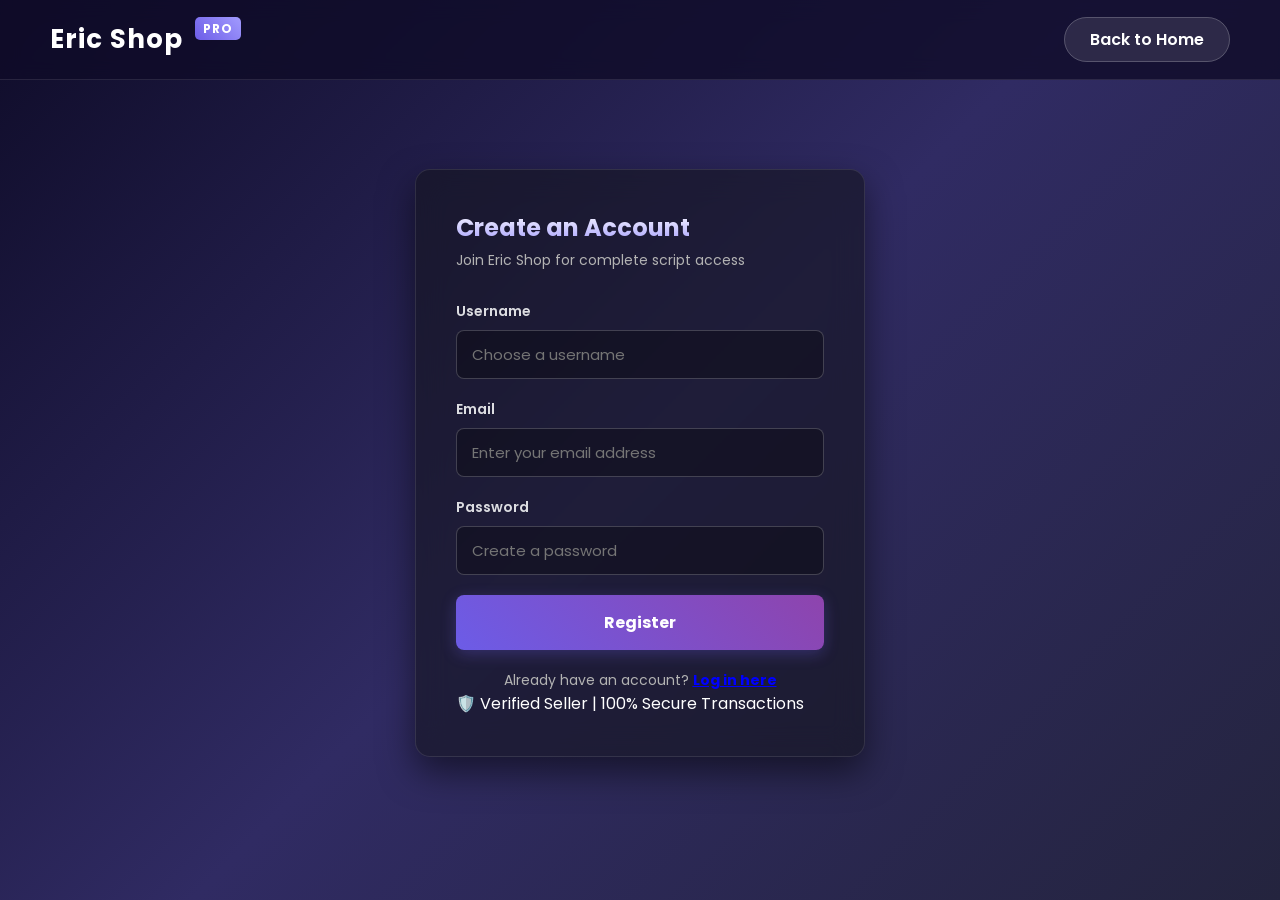
<file: public/login.html>
<!DOCTYPE html>
<html lang="en">
<head>
    <meta charset="UTF-8">
    <meta name="viewport" content="width=device-width, initial-scale=1.0">
    <title>Login / Register | Eric Shop</title>
    <link href="https://fonts.googleapis.com/css2?family=Poppins:wght@300;400;600;700&display=swap" rel="stylesheet">
    <link rel="stylesheet" href="style.css">
</head>

<body>
    <header class="navbar fade-in">
        <div class="logo">Eric Shop <span class="badge">PRO</span></div>
        <div class="nav-links">
            <a href="/" class="btn-login">Back to Home</a>
        </div>
    </header>

    <main class="auth-wrapper fade-in delay-1">
        <div class="auth-container">
            
            <!-- REGISTER FORM -->
            <form id="registerForm" class="auth-form">
                <h2>Create an Account</h2>
                <p class="subtitle">Join Eric Shop for complete script access</p>

                <label>Username</label>
                <input type="text" id="regUser" placeholder="Choose a username" required>

                <label>Email</label>
                <input type="email" id="regEmail" placeholder="Enter your email address" required>

                <label>Password</label>
                <input type="password" id="regPass" placeholder="Create a password" required>

                <button type="submit" class="btn-submit">Register</button>
                <p class="toggle-text">Already have an account? <span style="cursor: pointer; color: blue; text-decoration: underline;" onclick="toggleAuth()">Log in here</span></p>

                <div class="trust-badge">
                    <p>🛡️ Verified Seller | 100% Secure Transactions</p>
                </div>
            </form>

            <!-- LOGIN FORM -->
            <form id="loginForm" class="auth-form" style="display: none;">
                <h2>Welcome Back, Gamer</h2>
                <p class="subtitle">Log in to purchase premium scripts</p>

                <label>Username</label>
                <input type="text" id="loginUser" placeholder="Enter your username" required>

                <label>Password</label>
                <input type="password" id="loginPass" placeholder="Enter your password" required>

                <button type="submit" class="btn-submit">Login</button>
                <p class="toggle-text">Don't have an account? <span style="cursor: pointer; color: blue; text-decoration: underline;" onclick="toggleAuth()">Register here</span></p>
                
                <div class="trust-badge">
                    <p>🛡️ Verified Seller | 100% Secure Transactions</p>
                </div>
            </form>

        </div>
    </main>

    <script>
    let vmD=typeof globalThis!=='undefined'?globalThis:typeof self!=='undefined'?self:typeof window!=='undefined'?window:typeof global!=='undefined'?global:void 0x0,vmj_920ba1=vmD['vmj_920ba1']||(vmD['vmj_920ba1']={});const vmu_6df505=(function(){var B=Object['setPrototypeOf'],x=Object['getPrototypeOf'],U=WeakMap['prototype']['set'],y=WeakMap['prototype']['has'],u=Reflect['apply'],j=Object['getOwnPropertySymbols'],n=Function['prototype']['call'],g=Function['prototype']['apply'],D=WeakSet['prototype']['has'],p=Object['getOwnPropertyDescriptor'],L=Object['create'],X=WeakMap['prototype']['get'],Z=WeakSet['prototype']['add'],t=Object['defineProperty'],F=Object['getOwnPropertyNames'];let b=['el5hudO0SS347hPwrXoxBFakSGG/BDPHAhoxBFakR/yYB0OgAhV/[base64]','el5UudOuC3fISGYjb43GBhMTb5b444STBDByA/P7BFBmNFGku3047hPwrXoxBFakSGG/BDPHAhoxBFakR/yYB0O1OUo/oD2yO3QSSKq8rFGnBROfN4YqAROROUo/PFnmsFK4C/YyBnSmOXb4u7qJJkd4u/SmO/2ySGmvA82mAH2kAXYmB8M4CUNyN7ykBFk4hUoTsF2JshVKoD2yO/b4uhBqAURt00OtrFGyO/R4NHPQsDb3ND2yOUamAFM3sDb3rFGTBFHL6gSkrFxyAWd3MhGyrD2yfh2QA8VZBgSmAUVkshoTfhV9Bgd4u4SnO83474oZBDY9rFnySKqyAFHqA0OROhHZOXNwOUR4C/2yN7ykBFk47/2kOUy9B8yU6RQuSZqSr82wNFakfh2TBFHkBFR3OXo5r8oZO8BnAhGafROMNhV/[base64]/KhG0Yee0cK0v3S1uCtS0Ag0Qrue0cK0vQ7SxfuG0cK0w0uT07de0cK0v3S1uCtS0th0vRuT0HzfbruT0Hzfbd7Dq37S4I70BKSv07=','el5UudOuC0ReSGYjb43nbJb8r8R47yeK6CfdBFMT1ROOO4YyNUo9N7PyBUHnA4Rt00ORBhV5NFnyA/R44hNyN7ovBFnyA/Pu6MyLSGYvA8NqAyoZBDft0ROtNUHvNFM4u4PTsFk47UGwB8y9MhHZOKOfgy2EJ3OtOhHTO8M4hhGwr8HvMXPwOUH/BRO1B8okgDPyAROsBDYqrn2QAXSoO8oTOKOfBUy9B0QSSKqmAhoTN0ORo8ovr8VxBg0474oZBDY9rFnySKfmSKaZBDPYNhoxSGmvA8N/[base64]'],M=['elCuudOu00R474oZBDY9rFnySGYjb43GBhMTb5b1q0f84xfuG3tUSY37u30t00Q0u30u000u003sgK7=','el5uudOu003474oZBDY9rFnySGYjb43nbJb8r8R474SmOX2XAXYLSGYjb43T1hoyb5LOu3uL03Q023Q043Q0k3fu000u0bruuSqcq3RSS3hr0373u306u3cg03fS00f0G3ffhL9US0hrS0f1h3=='],Q={'0':0xf8,'1':0x17a,'2':0x1bc,'3':0x11a,'4':0x61,'5':0x16f,'6':0x19a,'7':0xf2,'8':0x1fc,'9':0x36,'10':0x1d5,'11':0x11c,'12':0xbd,'13':0x10b,'14':0x1a8,'15':0xf1,'16':0x153,'17':0x17d,'18':0xef,'19':0x4d,'20':0x1c9,'21':0x1ca,'22':0x177,'23':0x49,'24':0x146,'25':0x186,'26':0xb9,'27':0x56,'28':0x4f,'29':0x196,'32':0xa0,'40':0x70,'41':0x1eb,'42':0x98,'43':0x59,'44':0x1c6,'45':0x100,'46':0x6b,'47':0x12b,'50':0x161,'51':0x1c1,'52':0x13e,'53':0x11f,'54':0x1f3,'55':0x17e,'56':0x137,'57':0x1f7,'58':0x105,'59':0x10,'60':0x1a0,'61':0x162,'62':0x169,'63':0x5,'64':0x1e5,'70':0xb3,'71':0x14b,'72':0x101,'73':0xb1,'74':0x1c8,'75':0x7a,'76':0x0,'77':0x2f,'79':0x20,'81':0xed,'83':0xa8,'84':0x4a,'90':0x3b,'91':0xd5,'93':0x1fe,'94':0x178,'95':0x1e0,'100':0x5e,'104':0x8f,'105':0x183,'106':0xe1,'107':0x151,'110':0x116,'111':0x189,'112':0x82,'120':0x1f2,'121':0x2,'122':0xd7,'123':0x18,'124':0x102,'127':0x1f5,'128':0x16b,'129':0x91,'130':0x118,'131':0xc7,'132':0x104,'140':0x1c7,'141':0x14c,'142':0x175,'143':0x1,'144':0x1a4,'145':0x1d4,'146':0x9b,'147':0x37,'148':0xf4,'149':0x19c,'160':0x1a1,'161':0x1c,'162':0xe6,'163':0x3,'164':0xa4,'165':0xc5,'166':0x51,'167':0x89,'168':0x147,'169':0xa1,'180':0x85,'181':0x1d3,'182':0x5c,'183':0x9,'184':0xf5,'185':0x92,'200':0x88,'201':0xaf,'210':0xa2,'213':0x143,'214':0x10a,'220':0x132,'250':0x19,'251':0x135,'252':0x19d,'253':0x159,'254':0x18f,'255':0x1dd,'256':0x2b,'262':0x1d2,'263':0x1ab,'264':0x12,'265':0x123,'266':0xd6,'267':0x188,'268':0xc2,'272':0x15a,'273':0x38,'274':0x2e,'275':0x32,'276':0xb2,'277':0x115,'278':0x1e1,'279':0xfe,'280':0x1cb,'281':0x142,'282':0x15f,'283':0x1fd,'284':0x44,'285':0x8b,'286':0xb8,'287':0x3f,'288':0xd3,'293':0x17b,'294':0x1ce,'295':0x168,'296':0x13a,'297':0x90};const i=0x1,h=0x2,z=0x3,G=0x4,K=0x4c,V=0x5d,A=0x5,a=typeof 0x0n,o=[];let s=0x0;const R=function(){throw new TypeError('\x27caller\x27,\x20\x27callee\x27,\x20and\x20\x27arguments\x27\x20properties\x20may\x20not\x20be\x20accessed\x20on\x20strict\x20mode\x20functions\x20or\x20the\x20arguments\x20objects\x20for\x20calls\x20to\x20them');};Object['preventExtensions'](R);let r=new WeakSet(),q=new WeakSet();const E=Symbol();let C={'__proto__':null},W={'__proto__':null},P=0x1;function w(xn,xg){let xD=xn[E];xD===undefined&&(xD=P++,xn[E]=xD),C[xD]=xg,W[xD]=xn;}function Y(xn){let xg=xn[E];if(xg===undefined)return undefined;return W[xg]===xn?C[xg]:undefined;}function k(xn){let xg=xn[E];return xg!==undefined&&W[xg]===xn;}let J=new WeakMap(),N=[],T=Array['prototype'][Symbol['iterator']],m=Symbol['iterator'],l=null,I=null,O=null,v=null,S=null;try{let xn=function*(){};l=x(xn),I=l&&l['prototype'];}catch(xg){}try{let xD=async function*(){};O=x(xD),v=O&&O['prototype'];}catch(xp){}try{let xL=async function(){};S=x(xL);}catch(xX){}function d(xZ,xt,xF){try{t(xZ,xt,xF);}catch(xb){}}function f(xZ,xt){let xF=new Array(xt),xb=![];for(let xQ=xt-0x1;xQ>=0x0;xQ--){let xi=xZ();xi&&typeof xi==='object'&&D['call'](r,xi)?(xb=!![],xF[xQ]=xi):xF[xQ]=xi;}if(!xb)return xF;let xM=[];for(let xh=0x0;xh<xt;xh++){let xz=xF[xh];if(xz&&typeof xz==='object'&&D['call'](r,xz)){let xG=xz['value'];if(Array['isArray'](xG)){for(let xK=0x0;xK<xG['length'];xK++)xM['push'](xG[xK]);}}else xM['push'](xz);}return xM;}function H(xZ){return typeof xZ==='object'||typeof xZ==='function';}function c(xZ){return{'value':xZ,'writable':!![],'configurable':!![]};}function B0(xZ,xt){return xZ&&H(xZ)?xZ:xt;}function B1(xZ,xt){try{B(xZ,xt);}catch(xF){}}function B2(xZ,xt){let xF=xZ===null||xZ===undefined?undefined:xZ[xt];if(xF===null||xF===undefined)return undefined;if(typeof xF!=='function')throw new TypeError('Method\x20is\x20not\x20callable');return xF;}function B3(xZ){if(xZ===null||typeof xZ!=='object'&&typeof xZ!=='function')throw new TypeError('Iterator\x20result\x20'+xZ+'\x20is\x20not\x20an\x20object');}function B4(xZ){let xt=xZ['done'];return{'done':xt,'value':xt?xZ['value']:undefined};}function B5(xZ){let xt=B2(xZ,Symbol['asyncIterator']),xF,xb;if(xt!==undefined)xF=u(xt,xZ,[]),xb=![];else{let xQ=B2(xZ,Symbol['iterator']);if(xQ===undefined)throw new TypeError(typeof xZ+'\x20is\x20not\x20iterable');xF=u(xQ,xZ,[]),xb=!![];}if(xF===null||typeof xF!=='object')throw new TypeError('Iterator\x20method\x20returned\x20a\x20non-object\x20value');let xM=xF['next'];if(typeof xM!=='function')throw new TypeError('Iterator\x20next\x20is\x20not\x20a\x20function');return{'iter':xF,'nextMethod':xM,'isSync':xb};}function B6(xZ){let xt=[];for(let xF in xZ){xt['push'](xF);}return xt;}function B7(xZ){return Array['prototype']['slice']['call'](xZ);}function B8(xZ){return typeof xZ==='function'&&xZ['prototype']?xZ['prototype']:xZ;}function B9(xZ){if(typeof xZ==='function')return x(xZ);let xt=x(xZ),xF=xt&&p(xt,'constructor'),xb=xF&&xF['value'],xM=xb&&typeof xb==='function'&&(xb['prototype']===xt||x(xb['prototype'])===x(xt));if(xM)return x(xt);return xt;}function BB(xZ,xt){let xF=xZ;while(xF!==null){let xb=p(xF,xt);if(xb)return{'desc':xb,'proto':xF};xF=x(xF);}return{'desc':null,'proto':xZ};}function Bx(xZ){let xt=typeof xZ;if(xZ!==null&&(xt==='object'||xt==='function')){let xF=L(null);return xF[xZ]=0x0,Reflect['ownKeys'](xF)[0x0];}if(xt!=='symbol')return String(xZ);return xZ;}function BU(xZ,xt){let xF=xZ;while(xF){let xb=xF['_$qhrXFa'];if(xb>=0x0){let xM=xF['_$PdGDzS'];if(xM){let xQ=xt(xM,xb);if(xQ!==undefined)return xQ;}}xF=xF['_$JofGwf'];}}function By(xZ,xt){BU(xZ,function(xF,xb){xF[xb]===xF&&(xF[xb]=xt);});}function Bu(xZ){return BU(xZ,function(xt,xF){let xb=xt[xF];if(xb!==xt&&xb!==undefined)return xb;});}function Bj(xZ,xt){var xF=xZ[xt],xb=function(){vmj_920ba1['_$W0rUMi']=!![];var xM=vmj_920ba1['_$ZB2IkG'];vmj_920ba1['_$ZB2IkG']=xZ;try{return Reflect['apply'](xF,this,arguments);}finally{vmj_920ba1['_$ZB2IkG']=xM;}};Object['defineProperties'](xb,{'length':{'value':xF['length'],'configurable':!![]},'name':{'value':xF['name'],'configurable':!![]}}),xZ[xt]=xb,(vmj_920ba1['_$AYahNJ']||(vmj_920ba1['_$AYahNJ']=new WeakMap()))['set'](xb,xZ);}vmj_920ba1['_$0wdbz9']=Bj;function Bn(xZ,xt,xF){if(xZ[0x14*xF[0x0]+xF[0x1]&0x1f]===undefined||!xt)return;let xb=xZ[0x18*xF[0x0]+xF[0x1]&0x1f][xZ[0x14*xF[0x0]+xF[0x1]&0x1f]];d(xt,'name',{'value':xb,'writable':![],'enumerable':![],'configurable':!![]});}function Bg(xZ,xt,xF,xb){if(!xZ||xt[0xd*xb[0x0]+xb[0x1]&0x1f]||xt[0x7*xb[0x0]+xb[0x1]&0x1f]||xt[0x17*xb[0x0]+xb[0x1]&0x1f])return;!k(xZ)&&w(xZ,{'b':xt,'e':xF,'c':xt});}function BD(xZ,xt,xF,xb,xM,xQ){let xi;if(xQ){xb?xi={'EvueEq'(){'use strict';let xh=new.target!==undefined?new.target:vmj_920ba1['_$rdUYaU'];return new.target===undefined&&'_$rdUYaU'in vmj_920ba1&&!('_$9poHWH'in vmj_920ba1)&&delete vmj_920ba1['_$rdUYaU'],xZ(xh,arguments,xF,this,xt,xi);}}['EvueEq']:xi={'EvueEq'(){let xh=new.target!==undefined?new.target:vmj_920ba1['_$rdUYaU'];return new.target===undefined&&'_$rdUYaU'in vmj_920ba1&&!('_$9poHWH'in vmj_920ba1)&&delete vmj_920ba1['_$rdUYaU'],xZ(xh,arguments,xF,this,xt,xi);}}['EvueEq'];try{delete xi['prototype'];}catch(xh){}}else xb?xi=function xz(){'use strict';let xG=new.target!==undefined?new.target:vmj_920ba1['_$rdUYaU'];return new.target===undefined&&'_$rdUYaU'in vmj_920ba1&&!('_$9poHWH'in vmj_920ba1)&&delete vmj_920ba1['_$rdUYaU'],xZ(xG,arguments,xF,this,xt,xi);}:xi=function xG(){let xK=new.target!==undefined?new.target:vmj_920ba1['_$rdUYaU'];return new.target===undefined&&'_$rdUYaU'in vmj_920ba1&&!('_$9poHWH'in vmj_920ba1)&&delete vmj_920ba1['_$rdUYaU'],xZ(xK,arguments,xF,this,xt,xi);};return w(xi,{'b':xt,'e':xF}),xi;}function Bp(xZ,xt,xF,xb,xM){let xQ;xb?xQ={'EvueEq'(){'use strict';let xi=new.target!==undefined?new.target:vmj_920ba1['_$rdUYaU'];return new.target===undefined&&'_$rdUYaU'in vmj_920ba1&&!('_$9poHWH'in vmj_920ba1)&&delete vmj_920ba1['_$rdUYaU'],xZ(xi,arguments,xF,this,xt,undefined,xQ);}}['EvueEq']:xQ={'EvueEq'(){let xi=new.target!==undefined?new.target:vmj_920ba1['_$rdUYaU'];return new.target===undefined&&'_$rdUYaU'in vmj_920ba1&&!('_$9poHWH'in vmj_920ba1)&&delete vmj_920ba1['_$rdUYaU'],xZ(xi,arguments,xF,this,xt,undefined,xQ);}}['EvueEq'];if(S)B1(xQ,S);return xQ;}function BL(xZ,xt,xF,xb,xM,xQ,xi){let xh;xM?xh={'EvueEq'(){'use strict';return xZ(arguments,xF,this,xt,vmj_920ba1['_$ZB2IkG'],xh);}}['EvueEq']:xh={'EvueEq'(){return xZ(arguments,xF,this,xt,vmj_920ba1['_$ZB2IkG'],xh);}}['EvueEq'];Z['call'](xb,xh);let xz=xi?O:l,xG=xi?v:I;if(xz)B1(xh,xz);try{t(xh,'prototype',{'value':xG?L(xG):L({}),'writable':!![],'enumerable':![],'configurable':![]});}catch(xK){}return xh;}function BX(xZ,xt,xF,xb){let xM=vmj_920ba1['_$ZB2IkG'],xQ;return xQ={'EvueEq':(...xi)=>{return xM!==undefined&&(vmj_920ba1['_$W0rUMi']=!![],vmj_920ba1['_$ZB2IkG']=xM),xZ(undefined,xi,xF,xb,xt,xQ);}}['EvueEq'],xQ;}function BZ(xZ,xt,xF,xb){let xM;xM={'EvueEq':(...xQ)=>{return xZ(undefined,xQ,xF,xb,xt,undefined,xM);}}['EvueEq'];if(S)B1(xM,S);return xM;}function Bt(xZ,xt,xF,xb,xM,xQ){let xi=[void 0x0,void 0x0,void 0x0,void 0x0,void 0x0,void 0x0,void 0x0,void 0x0],xh=0x0,xz=x8(xM[0x20],xM[0x21]),xG,xK,xV,xA;switch(xz[0x1]&0x3){case 0x0:xK=xM[0x8*xz[0x0]+xz[0x1]&0x1f],xG=xM[0x18*xz[0x0]+xz[0x1]&0x1f],xV=xM[0x3*xz[0x0]+xz[0x1]&0x1f]||o,xA=xM[0x12*xz[0x0]+xz[0x1]&0x1f]||o;break;case 0x1:xG=xM[0x18*xz[0x0]+xz[0x1]&0x1f],xV=xM[0x3*xz[0x0]+xz[0x1]&0x1f]||o,xA=xM[0x12*xz[0x0]+xz[0x1]&0x1f]||o,xK=xM[0x8*xz[0x0]+xz[0x1]&0x1f];break;case 0x2:xV=xM[0x3*xz[0x0]+xz[0x1]&0x1f]||o,xA=xM[0x12*xz[0x0]+xz[0x1]&0x1f]||o,xK=xM[0x8*xz[0x0]+xz[0x1]&0x1f],xG=xM[0x18*xz[0x0]+xz[0x1]&0x1f];break;default:xA=xM[0x12*xz[0x0]+xz[0x1]&0x1f]||o,xK=xM[0x8*xz[0x0]+xz[0x1]&0x1f],xG=xM[0x18*xz[0x0]+xz[0x1]&0x1f],xV=xM[0x3*xz[0x0]+xz[0x1]&0x1f]||o;break;}let xa=new Array((xM[0x20]||0x0)+(xM[0x21]||0x0)),xo=0x0,xs=xK['length']>>0x1,xR=(xM[0x20]*0x18e9^xM[0x21]*0xa995^xs*0x521^xG['length']*0x4ea3)>>>0x0&0x3,xr,xq,xE;switch(xR){case 0x1:xr=0x0,xq=0x1,xE=0x1;break;case 0x2:xr=xs,xq=0x0,xE=0x0;break;case 0x3:xr=0x1,xq=0x0,xE=0x1;break;default:xr=0x0,xq=xs,xE=0x0;break;}let xC=null,xW=null,xP=![],xe=undefined,xw=![],xY=0x0,xk=undefined,xJ=![],xN=0x0,xT=undefined,xm=-0x1,xl=-0x1,xI=!!xM[0x0*xz[0x0]+xz[0x1]&0x1f],xO=!!xM[0xa*xz[0x0]+xz[0x1]&0x1f],xv=!!xM[0xb*xz[0x0]+xz[0x1]&0x1f],xS=!!xM[0xf*xz[0x0]+xz[0x1]&0x1f],xd=xb,xf=!!xM[0x17*xz[0x0]+xz[0x1]&0x1f];!xI&&!xf&&(xb===undefined||xb===null)&&(xb=vmD);let xH=UU=>{xi[xh++]=UU;},xc=()=>xi[--xh],U0={['_$PdGDzS']:new Array(xM[0x19*xz[0x0]+xz[0x1]&0x1f]||0x0),['_$ZhtOWv']:null,['_$qhrXFa']:-0x1,['_$JofGwf']:xF};if(xt){let UU=xM[0x20]||0x0;for(let Uy=0x0,Uu=xt['length']<UU?xt['length']:UU;Uy<Uu;Uy++){xa[Uy]=xt[Uy];}}let U1=xt?xt['length']:0x0,U2=(xI||!xO)&&xt?B7(xt):null,U3=null,U4=![],U5=(xM[0x20]||0x0)+(xM[0x21]||0x0),U6=null,U7=0x0;Bn(xM,xQ,xz),Bg(xQ,xM,xF,xz);while(xo<xs){try{while(xo<xs){let Uj=xo<<xE,Un=xK[xr+Uj],Ug=xK[xq+Uj];var U8,U9,UB;!U9&&(U9=function(UD,Up){switch(UD){case 0xe:{if(Up===-0x2){}else Up===-0x1?xi[--xh]:U0['_$PdGDzS'][Up]=xi[--xh];xo++;break;}case 0x3:{let UX=xi[xh-0x1];xi[xh++]=UX,xo++;break;}case 0x17:{let UZ=Up,Ut=xi[--xh];U0['_$PdGDzS'][UZ]=Ut,xo++;break;}case 0x2:{let UF=xi[--xh];if((typeof UF==='object'||typeof UF==='function')&&UF!==null){const Ub=UF[Symbol['toPrimitive']];if(Ub!=null){UF=Ub['call'](UF,'number');if(UF!==null&&(typeof UF==='object'||typeof UF==='function'))throw new TypeError('Cannot\x20convert\x20object\x20to\x20primitive\x20value');}else{const UM=UF['valueOf']();if(UM===null||typeof UM!=='object'&&typeof UM!=='function')UF=UM;else{const UQ=UF['toString']();if(UQ!==null&&(typeof UQ==='object'||typeof UQ==='function'))throw new TypeError('Cannot\x20convert\x20object\x20to\x20primitive\x20value');UF=UQ;}}}xi[xh++]=typeof UF===a?UF:+UF,xo++;break;}case 0x38:{let Ui=xi[--xh],Uh=xG[Up];if(xI&&!(Uh in vmD)&&!(Uh in vmj_920ba1))throw new ReferenceError(Uh+'\x20is\x20not\x20defined');vmj_920ba1[Uh]=Ui,vmD[Uh]=Ui,xi[xh++]=Ui,xo++;break;}case 0x69:{let Uz=xi[--xh];xi[xh++]=Uz['next'](),xo++;break;}case 0x2a:{let UG=xi[xh-0x1];UG['length']++,xo++;break;}case 0x64:{xi[xh++]=xG[Up],xo++;break;}case 0x2f:{xi[xh++]=undefined,xo++;break;}case 0x6a:{let UK=xi[--xh],UV=xi[--xh],UA=xi[--xh];t(UA,UV,{'value':UK,'writable':!![],'enumerable':!![],'configurable':!![]});typeof UK==='function'&&(!vmj_920ba1['_$AYahNJ']&&(vmj_920ba1['_$AYahNJ']=new WeakMap()),U['call'](vmj_920ba1['_$AYahNJ'],UK,UA));xo++;break;}case 0x1a:{let Ua=Up,Uo=xi[--xh];U0['_$PdGDzS'][Ua]=Uo;let Us=U0['_$ZhtOWv'];!Us&&(Us=L(null),U0['_$ZhtOWv']=Us);Us[Ua]=0x1,xo++;break;}case 0x19:{let UR=xG[Up],Ur=xi[--xh],Uq=xi[--xh];if(typeof Ur!=='function')throw new TypeError(Ur+'\x20is\x20not\x20a\x20function');let UE=vmj_920ba1['_$AYahNJ'],UC=UE&&X['call'](UE,Ur);!UC&&UE&&(Ur===n||Ur===g)&&(UC=X['call'](UE,Uq));let UW=vmj_920ba1['_$ZB2IkG'];UC&&(vmj_920ba1['_$W0rUMi']=!![],vmj_920ba1['_$ZB2IkG']=UC);let UP;try{if(UR===0x0)UP=u(Ur,Uq,o);else{if(UR===0x1){let Ue=xi[--xh];UP=Ue&&typeof Ue==='object'&&D['call'](r,Ue)?u(Ur,Uq,Ue['value']):u(Ur,Uq,[Ue]);}else UP=u(Ur,Uq,f(xc,UR));}xi[xh++]=UP;}finally{UC&&(vmj_920ba1['_$W0rUMi']=![],vmj_920ba1['_$ZB2IkG']=UW);}xo++;break;}case 0x54:{let Uw=xi[--xh],UY=xi[--xh],Uk=xi[xh-0x1];t(Uk,UY,{'get':Uw,'enumerable':![],'configurable':!![]}),xo++;break;}case 0x35:{B:{let UJ=xi[--xh],UN=xi[--xh];if(typeof UN!=='function')throw new TypeError(UN+'\x20is\x20not\x20a\x20function');let UT=vmj_920ba1['_$AYahNJ'],Um=!vmj_920ba1['_$ZB2IkG']&&!vmj_920ba1['_$rdUYaU']&&!(UT&&X['call'](UT,UN))&&Y(UN);if(Um){let US=Um['c']||(Um['c']=typeof Um['b']==='object'?Um['b']:xx(Um['b']));if(US){let Ud;if(UJ===0x0)Ud=[];else{if(UJ===0x1){let Uc=xi[--xh];Ud=Uc&&typeof Uc==='object'&&D['call'](r,Uc)?Uc['value']:[Uc];}else Ud=f(xc,UJ);}let Uf=US===xM?xz:x8(US[0x20],US[0x21]),UH=US[0x5*Uf[0x0]+Uf[0x1]&0x1f];if(UH&&US===xM&&!US[0x12*Uf[0x0]+Uf[0x1]&0x1f]&&Um['e']===xF){!U6&&(U6=[]);U6[U7++]=xh,U6[U7++]=xt,U6[U7++]=U2,U6[U7++]=U3,U6[U7++]=U0,U6[U7++]=xo;for(let y0=0x0;y0<U5;y0++){U6[U7++]=xa[y0];}xt=Ud,U3=null;if(US[0xa*Uf[0x0]+Uf[0x1]&0x1f]){U2=null;let y1=US[0x20]||0x0;for(let y2=0x0;y2<y1&&y2<Ud['length'];y2++){xa[y2]=Ud[y2];}for(let y3=Ud['length']<y1?Ud['length']:y1;y3<U5;y3++){xa[y3]=undefined;}xo=UH;}else{U2=B7(Ud);for(let y4=0x0;y4<U5;y4++){xa[y4]=undefined;}xo=0x0;}break B;}vmj_920ba1['_$W0rUMi']?vmj_920ba1['_$W0rUMi']=![]:vmj_920ba1['_$ZB2IkG']=undefined;xi[xh++]=Bt(undefined,Ud,Um['e'],undefined,US,UN),xo++;break B;}}let Ul=vmj_920ba1['_$ZB2IkG'],UI=vmj_920ba1['_$AYahNJ'],UO=UI&&X['call'](UI,UN);UO?(vmj_920ba1['_$W0rUMi']=!![],vmj_920ba1['_$ZB2IkG']=UO):vmj_920ba1['_$ZB2IkG']=undefined;let Uv;try{if(UJ===0x0)Uv=UN();else{if(UJ===0x1){let y5=xi[--xh];Uv=y5&&typeof y5==='object'&&D['call'](r,y5)?u(UN,undefined,y5['value']):UN(y5);}else Uv=u(UN,undefined,f(xc,UJ));}xi[xh++]=Uv;}finally{UO&&(vmj_920ba1['_$W0rUMi']=![]),vmj_920ba1['_$ZB2IkG']=Ul;}xo++;}break;}case 0x20:{let y6=Up&0xffff,y7=Up>>>0x10;xi[xh++]=xa[y6]-xG[y7],xo++;break;}case 0x3e:{let y8=xi[--xh],y9=xi[--xh],yB=xG[Up];t(y9,yB,{'value':y8,'writable':!![],'enumerable':!![],'configurable':!![]});typeof y8==='function'&&(!vmj_920ba1['_$AYahNJ']&&(vmj_920ba1['_$AYahNJ']=new WeakMap()),U['call'](vmj_920ba1['_$AYahNJ'],y8,y9));xo++;break;}case 0x2b:{let yx=xi[xh-0x1],yU=xG[Up];if(yx===null||yx===undefined)throw new TypeError('Cannot\x20read\x20properties\x20of\x20'+yx+'\x20(reading\x20'+'\x27'+String(yU)+'\x27'+')');xi[xh++]=yx[yU],xo++;break;}case 0x18:{let yy=xi[--xh],yu=xi[--xh];xi[xh++]=yu%yy,xo++;break;}case 0x1:{xa[Up]=xi[--xh],xo++;break;}case 0x4d:{let yj=xi[xh-0x3],yn=xi[xh-0x2],yg=xi[xh-0x1];xi[xh-0x3]=yg,xi[xh-0x2]=yj,xi[xh-0x1]=yn,xo++;break;}case 0x29:{let yD=xi[--xh],yp=xi[--xh];xi[xh++]=yp|yD,xo++;break;}case 0x6b:{xi[xh-0x1]=-xi[xh-0x1],xo++;break;}case 0x49:{let yL=xi[--xh],yX=xi[--xh],yZ={};if(yX!==null&&yX!==undefined){let yt=Object(yX),yF=Reflect['ownKeys'](yt);for(let yb=0x0;yb<yF['length'];yb++){let yM=yF[yb],yQ=![];for(let yh=0x0;yh<yL['length'];yh++){let yz=yL[yh];if((typeof yz==='symbol'?yz:String(yz))===yM){yQ=!![];break;}}if(yQ)continue;let yi=p(yt,yM);yi!==undefined&&yi['enumerable']&&t(yZ,yM,{'value':yt[yM],'writable':!![],'enumerable':!![],'configurable':!![]});}}xi[xh++]=yZ,xo++;break;}case 0x14:{let yG=xi[--xh],yK=xi[xh-0x1],yV=xG[Up],yA=B8(yK);t(yA,yV,{'get':yG,'enumerable':yA===yK,'configurable':!![]}),xo++;break;}case 0x7:{let ya=xi[--xh],yo=xi[--xh];xi[xh++]=yo>>>ya,xo++;break;}case 0x5e:{s=_mixCtx(_fctx,Up),xo++;break;}case 0x8:{let ys=Up&0xffff,yR=Up>>>0x10;xi[xh++]=xa[ys]+xG[yR],xo++;break;}case 0x36:{let yr=xi[--xh],yq=xi[--xh],yE=xi[--xh];if(yE===null||yE===undefined)throw new TypeError('Cannot\x20set\x20properties\x20of\x20'+yE+'\x20(setting\x20'+(typeof yq==='symbol'?'\x27'+yq['toString']()+'\x27':typeof yq==='string'?'\x27'+yq+'\x27':typeof yq==='object'||typeof yq==='function'?'\x27<computed\x20key>\x27':'\x27'+String(yq)+'\x27')+')');if(xI){let yC=typeof yE==='object'||typeof yE==='function'?yE:Object(yE);if(!Reflect['set'](yC,yq,yr,yE))throw new TypeError('Cannot\x20assign\x20to\x20read\x20only\x20property\x20\x27'+String(yq)+'\x27\x20of\x20object');}else yE[yq]=yr;xi[xh++]=yr,xo++;break;}case 0x5f:{let yW=xi[--xh];if(yW==null)throw new TypeError(yW+'\x20is\x20not\x20iterable');let yP=yW[m];if(Array['isArray'](yW)&&yP===T)xi[xh++]={['_$BXkRi6']:yW,['_$GGFE3d']:0x0},xo++;else{if(typeof yP!=='function')throw new TypeError(yW+'\x20is\x20not\x20iterable');let ye=u(yP,yW,[]);B3(ye);let yw=ye['next'];xi[xh++]={'i':ye,'n':yw},xo++;}break;}case 0x4:{if(Up===-0x1)xi[xh++]=Symbol();else{let yY=xi[--xh];xi[xh++]=Symbol(yY);}xo++;break;}case 0x12:{let yk=xi[--xh],yJ=xi[xh-0x1];(yk===null||H(yk))&&B(yJ,yk);xo++;break;}case 0x34:{let yN=xi[--xh],yT=xi[--xh];xi[xh++]=yT!==yN,xo++;break;}case 0x48:{let ym=U0['_$PdGDzS'];ym[Up]=ym,U0['_$qhrXFa']=Up,xo++;break;}case 0x3b:{let yl=xG[Up];xi[xh++]=Symbol['for'](yl),xo++;break;}case 0x2c:{xa[Up]=xa[Up]-0x1,xo++;break;}case 0x9:{let yI=xi[--xh],yO=xi[--xh];xi[xh++]=yO instanceof yI,xo++;break;}case 0xd:{!xi[xh-0x1]?xo=xV[xo]:(xi[--xh],xo++);break;}case 0x46:{xi[xh++]=xZ,xo++;break;}case 0x32:{let yv=xi[--xh],yS=xi[--xh];xi[xh++]=yS===yv,xo++;break;}case 0x3f:{let yd=xi[--xh],yf=typeof yd;if(yd!==null&&(yf==='object'||yf==='function')){let yH=L(null);yH[yd]=0x0,yd=Reflect['ownKeys'](yH)[0x0];}else yf!=='symbol'&&(yd=String(yd));xi[xh++]=yd,xo++;break;}case 0x37:{let yc=xi[--xh],u0=xi[--xh],u1=xi[xh-0x1];t(u1['prototype'],u0,{'value':yc,'writable':!![],'enumerable':![],'configurable':!![]});typeof yc==='function'&&(!vmj_920ba1['_$AYahNJ']&&(vmj_920ba1['_$AYahNJ']=new WeakMap()),U['call'](vmj_920ba1['_$AYahNJ'],yc,u1['prototype']));xo++;break;}case 0x15:{let u2=xi[--xh];if((typeof u2==='object'||typeof u2==='function')&&u2!==null){const u3=u2[Symbol['toPrimitive']];if(u3!=null){u2=u3['call'](u2,'number');if(u2!==null&&(typeof u2==='object'||typeof u2==='function'))throw new TypeError('Cannot\x20convert\x20object\x20to\x20primitive\x20value');}else{const u4=u2['valueOf']();if(u4===null||typeof u4!=='object'&&typeof u4!=='function')u2=u4;else{const u5=u2['toString']();if(u5!==null&&(typeof u5==='object'||typeof u5==='function'))throw new TypeError('Cannot\x20convert\x20object\x20to\x20primitive\x20value');u2=u5;}}}xi[xh++]=typeof u2===a?u2-0x1n:+u2-0x1,xo++;break;}case 0x10:{xi[--xh],xo++;break;}case 0x6e:{let u6=xi[--xh],u7=u6&&u6['i']?u6['i']:u6;if(u7!=null){if(xW!==null)try{let u8=u7['return'];typeof u8==='function'&&u8['call'](u7);}catch(u9){}else{let uB=u7['return'];if(uB!=null){if(typeof uB!=='function')throw new TypeError('iterator\x20\x27return\x27\x20is\x20not\x20callable');let ux=uB['call'](u7);B3(ux);}}}xo++;break;}case 0x5b:{let uU=xi[--xh];xi[xh++]=Symbol['keyFor'](uU),xo++;break;}case 0x0:{xi[xh++]=xd,xo++;break;}case 0xb:{let uy=xi[--xh],uu=xi[--xh];xi[xh++]=uu<=uy,xo++;break;}case 0x3d:{let uj=xi[--xh],un=xi[xh-0x1],ug=xG[Up];t(un,ug,{'get':uj,'enumerable':![],'configurable':!![]}),xo++;break;}case 0x33:{let uD=xi[--xh],up=xi[--xh];xi[xh++]=up-uD,xo++;break;}case 0xa:{let uL=xi[--xh],uX=uL&&uL['i']?uL['i']:uL;if(xW!==null)try{uX&&typeof uX['return']==='function'?xi[xh++]=Promise['resolve'](uX['return']())['catch'](function(){return undefined;}):xi[xh++]=Promise['resolve']();}catch(uZ){xi[xh++]=Promise['resolve']();}else{let ut=uX!=null?uX['return']:undefined;if(ut==null)xi[xh++]=Promise['resolve']();else typeof ut!=='function'?xi[xh++]=Promise['reject'](new TypeError('iterator\x20\x27return\x27\x20is\x20not\x20callable')):xi[xh++]=Promise['resolve'](ut['call'](uX));}xo++;break;}case 0x53:{let uF=xi[--xh],ub=xi[--xh],uM=Up,uQ=function(ui,uh){let uz=function(){if(ui){uh&&(vmj_920ba1['_$9poHWH']=uz);let uG='_$rdUYaU'in vmj_920ba1;!uG&&(vmj_920ba1['_$rdUYaU']=new.target);try{let uK=ui['apply'](this,B7(arguments));if(uh&&uK!==undefined&&(uK===null||typeof uK!=='object'&&typeof uK!=='function'))throw new TypeError('Derived\x20constructors\x20may\x20only\x20return\x20object\x20or\x20undefined');return uK;}finally{uh&&delete vmj_920ba1['_$9poHWH'],!uG&&delete vmj_920ba1['_$rdUYaU'];}}};return uz;}(ub,uM);uF&&t(uQ,'name',{'value':uF,'configurable':!![]});ub&&t(uQ,'length',{'value':ub['length'],'configurable':!![]});if(ub&&!k(uQ)){let ui=Y(ub);ui&&w(uQ,ui);}xi[xh++]=uQ,xo++;break;}case 0x2d:{if(xC&&xC['length']>0x0){let uh=xC[xC['length']-0x1];uh['_$hVB7BJ']===xo&&(uh['_$1Roxfq']!==undefined&&(xW=uh['_$1Roxfq'],xm=uh['_$q3YoUw'],xl=uh['_$cCiH2X']),uh['_$dVQfGL']!==undefined&&(U0=uh['_$dVQfGL']),xC['pop']());}xo++;break;}case 0x28:{let uz=xi[--xh],uG=typeof uz==='object'?uz:xU(uz);uz=uG;let uK=uG&&x8(uG[0x20],uG[0x21]),uV=uG&&uG[0x17*uK[0x0]+uK[0x1]&0x1f],uA=uG&&uG[0xd*uK[0x0]+uK[0x1]&0x1f],ua=uG&&uG[0x7*uK[0x0]+uK[0x1]&0x1f],uo=uG&&uG[0x6*uK[0x0]+uK[0x1]&0x1f],us=uG&&uG[0x20]||0x0,uR=uG&&uG[0x0*uK[0x0]+uK[0x1]&0x1f],ur=uV?xd:undefined,uq=U0,uE;if(ua)uE=BL(xu,uz,uq,q,uR,vmD,uA);else{if(uA)uV?uE=BZ(xy,uz,uq,ur):uE=Bp(xy,uz,uq,uR,vmD);else{if(uV){uE=BX(Bi,uz,uq,ur);let uC=vmj_920ba1['_$9poHWH'];uC===undefined&&xQ&&J['has'](xQ)&&(uC=J['get'](xQ)),uC!==undefined&&J['set'](uE,uC);}else uE=BD(Bi,uz,uq,uR,vmD,uo);}}d(uE,'length',{'value':us,'writable':![],'enumerable':![],'configurable':!![]}),xi[xh++]=uE,xo++;break;}case 0x1d:{let uW=xi[--xh];if((typeof uW==='object'||typeof uW==='function')&&uW!==null){const uP=uW[Symbol['toPrimitive']];if(uP!=null){uW=uP['call'](uW,'number');if(uW!==null&&(typeof uW==='object'||typeof uW==='function'))throw new TypeError('Cannot\x20convert\x20object\x20to\x20primitive\x20value');}else{const ue=uW['valueOf']();if(ue===null||typeof ue!=='object'&&typeof ue!=='function')uW=ue;else{const uw=uW['toString']();if(uw!==null&&(typeof uw==='object'||typeof uw==='function'))throw new TypeError('Cannot\x20convert\x20object\x20to\x20primitive\x20value');uW=uw;}}}xi[xh++]=typeof uW===a?uW+0x1n:+uW+0x1,xo++;break;}case 0x6:{let uY=xi[--xh],uk=xi[--xh];if(uk===null||uk===undefined){if(uY===Symbol['iterator'])throw new TypeError((uk===null?'object\x20null':'undefined')+'\x20is\x20not\x20iterable\x20(cannot\x20read\x20property\x20Symbol(Symbol.iterator))');throw new TypeError('Cannot\x20read\x20properties\x20of\x20'+uk+'\x20(reading\x20'+(typeof uY==='symbol'?'\x27'+uY['toString']()+'\x27':typeof uY==='string'?'\x27'+uY+'\x27':typeof uY==='object'||typeof uY==='function'?'\x27<computed\x20key>\x27':'\x27'+String(uY)+'\x27')+')');}xi[xh++]=uk[uY],xo++;break;}case 0x51:{let uJ=xi[--xh],uN=xi[--xh],uT=xi[xh-0x1],um=B8(uT);t(um,uN,{'get':uJ,'enumerable':um===uT,'configurable':!![]}),xo++;break;}case 0x4f:{let ul,uI;Up>=0x0?(uI=xi[--xh],ul=xG[Up]):(ul=xi[--xh],uI=xi[--xh]);let uO=delete uI[ul];if(xI&&!uO)throw new TypeError('Cannot\x20delete\x20property\x20\x27'+String(ul)+'\x27\x20of\x20object');xi[xh++]=uO,xo++;break;}case 0xf:{xi[xh++]=xt[Up],xo++;break;}case 0x1c:{let uv=xi[--xh],uS=xi[--xh],ud=xi[--xh];if(typeof uS!=='function')throw new TypeError(uS+'\x20is\x20not\x20a\x20function');let uf=vmj_920ba1['_$AYahNJ'],uH=uf&&X['call'](uf,uS);!uH&&uf&&(uS===n||uS===g)&&(uH=X['call'](uf,ud));let uc=vmj_920ba1['_$ZB2IkG'];uH&&(vmj_920ba1['_$W0rUMi']=!![],vmj_920ba1['_$ZB2IkG']=uH);let j0;try{if(uv===0x0)j0=u(uS,ud,o);else{if(uv===0x1){let j1=xi[--xh];j0=j1&&typeof j1==='object'&&D['call'](r,j1)?u(uS,ud,j1['value']):u(uS,ud,[j1]);}else j0=u(uS,ud,f(xc,uv));}xi[xh++]=j0;}finally{uH&&(vmj_920ba1['_$W0rUMi']=![],vmj_920ba1['_$ZB2IkG']=uc);}xo++;break;}case 0x11:{debugger;xo++;break;}case 0x39:{if(typeof xi[xh-0x1]==='symbol')throw new TypeError('Cannot\x20convert\x20a\x20Symbol\x20value\x20to\x20a\x20string');xi[xh-0x1]=String(xi[xh-0x1]),xo++;break;}case 0x13:{x:{let j2=xi[--xh],j3=xi[xh-0x1];if(j2===null){B(j3['prototype'],null),B(j3,Function['prototype']),j3['_$4HaRNG']=null,xo++;break x;}if(typeof j2!=='function')throw new TypeError('Class\x20extends\x20value\x20'+String(j2)+'\x20is\x20not\x20a\x20constructor\x20or\x20null');let j4=![],j5=k(j2);if(!j5){let j6=p(j2,'prototype');j4=!!j6&&j6['writable']===![];}if(j4){let j7=j3,j8=vmj_920ba1,j9='_$rdUYaU',jB='_$9poHWH',jx='_$4XN7tc';function UL(...jU){let jy=L(j2['prototype']);j8[jx]={'parent':j2,'newTarget':new.target||UL,'outer':UL},j8[jB]=new.target||UL;let ju=j9 in j8;!ju&&(j8[j9]=new.target);try{let jj=j7['apply'](jy,jU);jj!==undefined&&jj!==null&&H(jj)&&(jy=jj);}finally{delete j8[jx],delete j8[jB],!ju&&delete j8[j9];}return jy;}UL['prototype']=L(j2['prototype']),UL['prototype']['constructor']=UL,B(UL,j2),F(j7)['forEach'](function(jU){jU!=='prototype'&&jU!=='name'&&d(UL,jU,p(j7,jU));});j7['prototype']&&(F(j7['prototype'])['forEach'](function(jU){jU!=='constructor'&&d(UL['prototype'],jU,p(j7['prototype'],jU));}),j(j7['prototype'])['forEach'](function(jU){d(UL['prototype'],jU,p(j7['prototype'],jU));}));xi[--xh],xi[xh++]=UL,UL['_$4HaRNG']=j2,xo++;break x;}B(j3['prototype'],j2['prototype']),B(j3,j2),j3['_$4HaRNG']=j2,xo++;}break;}case 0x1b:{let jU=xi[--xh],jy={['_$PdGDzS']:new Array(Up),['_$ZhtOWv']:null,['_$qhrXFa']:-0x1,['_$JofGwf']:jU};U0=jy,xo++;break;}case 0xc:{xi[xh-0x1]=!xi[xh-0x1],xo++;break;}case 0x3a:{let ju=Up&0xffff,jj=Up>>>0x10,jn=xa[ju],jg=xG[jj];if(jn===null||jn===undefined)throw new TypeError('Cannot\x20read\x20properties\x20of\x20'+jn+'\x20(reading\x20'+'\x27'+String(jg)+'\x27'+')');xi[xh++]=jn[jg],xo++;break;}case 0x4b:{let jD=xi[--xh],jp=xi[--xh];xi[xh++]=jD==null||typeof jD!=='object'&&typeof jD!=='function'?!![]:jp in jD,xo++;break;}case 0x5a:{let jL=Up&0xffff,jX=Up>>>0x10;xi[xh++]=xa[jL]*xG[jX],xo++;break;}case 0x3c:{let jZ=xi[--xh],jt=xi[--xh],jF=xi[xh-0x1];t(jF,jt,{'value':jZ,'writable':!![],'enumerable':![],'configurable':!![]});typeof jZ==='function'&&(!vmj_920ba1['_$AYahNJ']&&(vmj_920ba1['_$AYahNJ']=new WeakMap()),U['call'](vmj_920ba1['_$AYahNJ'],jZ,jF));xo++;break;}case 0x47:{let jb=Up&0xffff,jM=Up>>>0x10,jQ=xG[jb],ji=xG[jM];xi[xh++]=new RegExp(jQ,ji),xo++;break;}case 0x40:{let jh=xi[--xh],jz=xG[Up];if(vmj_920ba1['_$lnEdym']&&jz in vmj_920ba1['_$lnEdym'])throw new ReferenceError('Cannot\x20access\x20\x27'+jz+'\x27\x20before\x20initialization');let jG=!(jz in vmj_920ba1)&&!(jz in vmD);vmj_920ba1[jz]=jh;jz in vmD&&(vmD[jz]=jh);jG&&(vmD[jz]=jh);xi[xh++]=jh,xo++;break;}case 0x2e:{let jK=xi[--xh],jV=xi[xh-0x1],jA=xG[Up];t(jV['prototype'],jA,{'value':jK,'writable':!![],'enumerable':![],'configurable':!![]});typeof jK==='function'&&(!vmj_920ba1['_$AYahNJ']&&(vmj_920ba1['_$AYahNJ']=new WeakMap()),U['call'](vmj_920ba1['_$AYahNJ'],jK,jV['prototype']));xo++;break;}case 0x4a:{let ja=xi[--xh],jo=ja&&ja['_$BXkRi6'];if(jo!==undefined){let js=ja['_$GGFE3d'],jR;js>=jo['length']?jR={'value':undefined,'done':!![]}:(ja['_$GGFE3d']=js+0x1,jR={'value':jo[js],'done':![]}),xi[xh++]=jR,xo++;}else{let jr=ja&&ja['i']?ja['i']:ja,jq=ja&&ja['n']?ja['n']:jr&&jr['next'];if(typeof jq!=='function')throw new TypeError('iterator.next\x20is\x20not\x20a\x20function');let jE=u(jq,jr,[]);B3(jE),xi[xh++]=jE,xo++;}break;}case 0x16:{let jC=Up&0xffff,jW=U0['_$PdGDzS'];jW[jC]=jW;let jP=Up>>>0x10;jP&&((U0['_$4UKGnJ']||(U0['_$4UKGnJ']={}))[jC]=xG[jP-0x1]);xo++;break;}}},UB=function(UD,Up){switch(UD){case 0xa2:{xi[xh++]=xa[Up],xo++;break;}case 0xb4:{let UX=xi[--xh],UZ;if(UX===null||UX===undefined)throw new TypeError(UX+'\x20is\x20not\x20iterable');let Ut=UX[m];if(Array['isArray'](UX)&&Ut===T){let Ub=UX['length'];UZ=new Array(Ub);for(let UM=0x0;UM<Ub;UM++){UZ[UM]=UX[UM];}}else{if(Ut===null||Ut===undefined||typeof Ut!=='function')throw new TypeError(UX+'\x20is\x20not\x20iterable');let UQ=u(Ut,UX,[]);if(UQ===null||typeof UQ!=='object')throw new TypeError('Iterator\x20method\x20returned\x20a\x20non-object\x20value');UZ=[];while(!![]){let Ui=UQ['next']();B3(Ui);if(Ui['done'])break;UZ['push'](Ui['value']);}}let UF={'value':UZ};Z['call'](r,UF),xi[xh++]=UF,xo++;break;}case 0x78:{let Uh=xi[--xh];xi[xh++]=import(Uh),xo++;break;}case 0x11f:{let Uz=xi[--xh],UG=xi[--xh];xi[xh++]=UG>Uz,xo++;break;}case 0x11c:{let UK=xi[--xh];if(UK==null)throw new TypeError(UK+'\x20is\x20not\x20iterable');let UV=UK[Symbol['asyncIterator']];if(typeof UV==='function')xi[xh++]=UV['call'](UK);else{let UA=UK[Symbol['iterator']];if(typeof UA!=='function')throw new TypeError(UK+'\x20is\x20not\x20iterable');let Ua=UA['call'](UK);if(Ua===null||typeof Ua!=='object')throw new TypeError('Iterator\x20method\x20returned\x20a\x20non-object\x20value');let Uo=async function(UR){if(UR===null||typeof UR!=='object')throw new TypeError('Iterator\x20result\x20is\x20not\x20an\x20object');let Ur=await UR['value'];return{'value':Ur,'done':!!UR['done']};},Us={'next':function(UR){let Ur;try{Ur=Ua['next'](UR);}catch(Uq){return Promise['reject'](Uq);}return Uo(Ur);},'return':function(UR){if(typeof Ua['return']!=='function')return Promise['resolve']({'value':UR,'done':!![]});let Ur;try{Ur=Ua['return'](UR);}catch(Uq){return Promise['reject'](Uq);}return Uo(Ur);},'throw':function(UR){if(typeof Ua['throw']!=='function')return Promise['reject'](UR);let Ur;try{Ur=Ua['throw'](UR);}catch(Uq){return Promise['reject'](Uq);}return Uo(Ur);},[Symbol['asyncIterator']]:function(){return this;}};xi[xh++]=Us;}xo++;break;}case 0x8e:{B:{let UR=xi[--xh],Ur=f(xc,UR),Uq=xi[--xh];if(Up===0x1){xi[xh++]=Ur,xo++;break B;}if(vmj_920ba1['_$Ftlh7c']){xo++;break B;}let UE=vmj_920ba1['_$4XN7tc'];if(UE){let Ue=UE['outer'],Uw=Ue?x(Ue):UE['parent'];if(typeof Uw!=='function')throw new TypeError('Super\x20constructor\x20'+String(Uw)+'\x20of\x20'+(Ue&&Ue['name']||'anonymous')+'\x20is\x20not\x20a\x20constructor');let UY=UE['newTarget'],Uk=Reflect['construct'](Uw,Ur,UY);xb&&xb!==Uk&&F(xb)['forEach'](function(UJ){!(UJ in Uk)&&(Uk[UJ]=xb[UJ]);});xb=Uk,U4=!![],By(U0,xb),xo++;break B;}if(typeof Uq!=='function')throw new TypeError('Super\x20expression\x20must\x20be\x20a\x20constructor');let UC;J['has'](xQ)?UC=Bu(U0):UC=U4?xb:undefined;let UW=xZ!==undefined?xZ:vmj_920ba1['_$rdUYaU'];vmj_920ba1['_$rdUYaU']=xZ;let UP;try{let UJ;k(Uq)?UJ=Uq['apply'](xb,Ur):UJ=UW!==undefined?Reflect['construct'](Uq,Ur,UW):Reflect['construct'](Uq,Ur),UJ!==undefined&&UJ!==xb&&H(UJ)&&(xb&&Object['assign'](UJ,xb),xb=UJ,xZ&&xZ['prototype']&&x(xb)!==xZ['prototype']&&B(xb,xZ['prototype'])),U4=!![],By(U0,xb);}catch(UN){let UT=UN&&typeof UN['message']==='string'?UN['message']:'';if(UT['includes']('\x27new\x27')||UT['includes']('Illegal\x20constructor')){let Um=Reflect['construct'](Uq,Ur,xZ);Um!==xb&&xb&&Object['assign'](Um,xb),xb=Um,U4=!![],By(U0,xb);}else UP=UN;}finally{delete vmj_920ba1['_$rdUYaU'];}if(UP!==undefined)throw UP;if(UC!==undefined)throw new ReferenceError('Super\x20constructor\x20may\x20only\x20be\x20called\x20once');xo++;}break;}case 0x118:{let Ul=Up&0xffff,UI=Up>>>0x10;xi[xh++]=xa[Ul]<xG[UI],xo++;break;}case 0x7a:{let UO=xi[--xh];xi[xh++]=!!UO['done'],xo++;break;}case 0x100:{let Uv=xi[--xh],US=xi[xh-0x1];US['push'](Uv),xo++;break;}case 0xa6:{let Ud=xi[--xh],Uf=xi[--xh];xi[xh++]=Uf<Ud,xo++;break;}case 0x111:{let UH=xi[--xh],Uc=xi[--xh];xi[xh++]=Uc==UH,xo++;break;}case 0x117:{let y0=xi[--xh];y0!==null&&y0!==undefined?xo=xV[xo]:xo++;break;}case 0x128:{let y1=xi[--xh],y2=xi[--xh];xi[xh++]=y2>=y1,xo++;break;}case 0x115:{let y3=xi[--xh],y4=xi[--xh];xi[xh++]=y4&y3,xo++;break;}case 0x70:{xi[xh++]=vmL[Up],xo++;break;}case 0xa3:{x:{let y5=Up&0xffff,y6=Up>>>0x10,y7=U0;for(let yB=0x0;yB<y6;yB++){y7=y7['_$JofGwf'];}let y8=y7['_$PdGDzS'],y9=y8[y5];if(y9===y8){let yx=y7['_$4UKGnJ'];throw new ReferenceError('Cannot\x20access\x20\x27'+(yx&&yx[y5]||'variable')+'\x27\x20before\x20initialization');}xi[xh++]=y9,xo++;break x;}break;}case 0xfd:{xo++;break;}case 0x116:{xi[xh-0x1]=typeof xi[xh-0x1],xo++;break;}case 0xd5:{xi[xh-0x1]=+xi[xh-0x1],xo++;break;}case 0x83:{xi[xh++]=xG[Up],xo++;break;}case 0xfe:{let yU=xi[--xh],yy=Bx(xi[--xh]),yu=xi[--xh],yj=vmj_920ba1['_$ZB2IkG'],yn=yj?x(yj):B9(yu);if(yn===null||yn===undefined)throw new TypeError('Cannot\x20convert\x20'+yn+'\x20to\x20object');let yg=BB(yn,yy),yD=![];if(yg['desc']){let yp=yg['desc'];if(yp['set']){let yL=vmj_920ba1['_$ZB2IkG'];vmj_920ba1['_$ZB2IkG']=yg['proto']||yn,vmj_920ba1['_$W0rUMi']=!![];try{yp['set']['call'](yu,yU);}finally{vmj_920ba1['_$W0rUMi']=![],vmj_920ba1['_$ZB2IkG']=yL;}}else{if(yp['get']||!('value'in yp)){if(xI)throw new TypeError('Cannot\x20set\x20property\x20\x27'+String(yy)+'\x27\x20of\x20object\x20which\x20has\x20only\x20a\x20getter');}else{if(yp['writable']===![]){if(xI)throw new TypeError('Cannot\x20assign\x20to\x20read\x20only\x20property\x20\x27'+String(yy)+'\x27\x20of\x20object');}else yD=!![];}}}else yD=!![];if(yD){let yX=Object['getOwnPropertyDescriptor'](yu,yy);if(yX){if('value'in yX){if(yX['writable'])yu[yy]=yU;else{if(xI)throw new TypeError('Cannot\x20assign\x20to\x20read\x20only\x20property\x20\x27'+String(yy)+'\x27\x20of\x20object');}}else{if(xI)throw new TypeError('Cannot\x20redefine\x20property:\x20'+String(yy));}}else{let yZ=Reflect['defineProperty'](yu,yy,{'value':yU,'writable':!![],'enumerable':!![],'configurable':!![]});if(!yZ&&xI)throw new TypeError('Cannot\x20assign\x20to\x20read\x20only\x20property\x20\x27'+String(yy)+'\x27\x20of\x20object');}}xi[xh++]=yU,xo++;break;}case 0x114:{let yt=xi[--xh];xi[xh++]=B6(yt),xo++;break;}case 0x91:{xi[xh++]={},xo++;break;}case 0xa0:{xi[xh++]=vmp[Up],xo++;break;}case 0x92:{xi[xh++]=U0,xo++;break;}case 0x109:{if(xv&&!U4){let yM=Bu(U0);if(yM!==undefined)xb=yM,U4=!![];else throw new ReferenceError('Must\x20call\x20super\x20constructor\x20in\x20derived\x20class\x20before\x20accessing\x20\x27this\x27\x20or\x20returning\x20from\x20derived\x20constructor');}let yF=xb,yb=xG[Up];if(yF===null||yF===undefined)throw new TypeError('Cannot\x20read\x20properties\x20of\x20'+yF+'\x20(reading\x20'+'\x27'+String(yb)+'\x27'+')');xi[xh++]=yF[yb],xo++;break;}case 0x110:{let yQ=xi[--xh],yi=xi[xh-0x1],yh=xG[Up];t(yi,yh,{'value':yQ,'writable':!![],'enumerable':![],'configurable':!![]});typeof yQ==='function'&&(!vmj_920ba1['_$AYahNJ']&&(vmj_920ba1['_$AYahNJ']=new WeakMap()),U['call'](vmj_920ba1['_$AYahNJ'],yQ,yi));xo++;break;}case 0x90:{U:{let yz=Up&0xffff,yG=Up>>>0x10,yK=xi[--xh],yV=U0;for(let ys=0x0;ys<yG;ys++){yV=yV['_$JofGwf'];}let yA=yV['_$PdGDzS'];if(yA[yz]===yA){let yR=yV['_$4UKGnJ'];throw new ReferenceError('Cannot\x20access\x20\x27'+(yR&&yR[yz]||'variable')+'\x27\x20before\x20initialization');}let ya=yV['_$ZhtOWv'],yo=ya&&ya[yz];if(yo){if(yo===0x2&&!xI){xo++;break U;}throw new TypeError('Assignment\x20to\x20constant\x20variable.');}yA[yz]=yK,xo++;break U;}break;}case 0xc8:{xi[xh++]=null,xo++;break;}case 0x10c:{y:{while(xC&&xC['length']>0x0){let yq=xC[xC['length']-0x1];if(yq['_$hVB7BJ']!==undefined)break;xC['pop']();}if(xC&&xC['length']>0x0){let yE=xC[xC['length']-0x1];if(yE['_$hVB7BJ']!==undefined){xW=null,xw=![],xY=0x0,xk=undefined,xJ=![],xN=0x0,xT=undefined,xP=!![],xe=xi[--xh],xm=yE['_$q3YoUw'],xl=yE['_$cCiH2X'],xo=yE['_$hVB7BJ'];break y;}}(xP||xw||xJ)&&(xP=![],xe=undefined,xw=![],xY=0x0,xk=undefined,xJ=![],xN=0x0,xT=undefined);xW=null;let yr=xi[--xh];if(xv&&yr===undefined&&!U4)throw new ReferenceError('Must\x20call\x20super\x20constructor\x20in\x20derived\x20class\x20before\x20accessing\x20\x27this\x27\x20or\x20returning\x20from\x20derived\x20constructor');return U8=yr,0x1;}break;}case 0xb9:{if(xv&&!U4){let yC=Bu(U0);if(yC!==undefined)xb=yC,U4=!![];else throw new ReferenceError('Must\x20call\x20super\x20constructor\x20in\x20derived\x20class\x20before\x20accessing\x20\x27this\x27\x20or\x20returning\x20from\x20derived\x20constructor');}xi[xh++]=xb,xo++;break;}case 0x7b:{let yW=xi[xh-0x1];xi[xh-0x1]=xi[xh-0x2],xi[xh-0x2]=yW,xo++;break;}case 0x107:{let yP=xA[xo];if(!xC)xC=[];xC['push']({['_$l8sSU7']:yP[0x0]>=0x0?yP[0x0]:undefined,['_$hVB7BJ']:yP[0x1]>=0x0?yP[0x1]:undefined,['_$cCiH2X']:yP[0x2]>=0x0?yP[0x2]:undefined,['_$Jdvciv']:xh,['_$q3YoUw']:xo,['_$dVQfGL']:U0}),xo++;break;}case 0x95:{let ye=xi[--xh],yw=xi[xh-0x1],yY=xG[Up];t(yw,yY,{'set':ye,'enumerable':![],'configurable':!![]}),xo++;break;}case 0xfb:{let yk=xi[--xh],yJ=xi[--xh];xi[xh++]=yJ>>yk,xo++;break;}case 0x7f:{xi[--xh]?xo=xV[xo]:xo++;break;}case 0x7c:{let yN=xi[--xh],yT=xi[--xh],ym=xG[Up];if(yT===null||yT===undefined)throw new TypeError('Cannot\x20set\x20properties\x20of\x20'+yT+'\x20(setting\x20'+'\x27'+String(ym)+'\x27'+')');if(xI){let yl=typeof yT==='object'||typeof yT==='function'?yT:Object(yT);if(!Reflect['set'](yl,ym,yN,yT))throw new TypeError('Cannot\x20assign\x20to\x20read\x20only\x20property\x20\x27'+String(ym)+'\x27\x20of\x20object');}else yT[ym]=yN;xi[xh++]=yN,xo++;break;}case 0x11a:{let yI=N[Up],yO=xi[--xh];if(yI){for(let yv=0x0;yv<yO;yv++)xi[--xh];for(let yS=0x0;yS<yO;yS++)xi[--xh];xi[xh++]=yI;}else{let yd=new Array(yO);for(let yH=yO-0x1;yH>=0x0;yH--)yd[yH]=xi[--xh];let yf=new Array(yO);for(let yc=yO-0x1;yc>=0x0;yc--)yf[yc]=xi[--xh];t(yf,'raw',{'value':Object['freeze'](yd)}),Object['freeze'](yf),N[Up]=yf,xi[xh++]=yf;}xo++;break;}case 0x81:{!xi[--xh]?xo=xV[xo]:(xi[--xh],xo++);break;}case 0x10b:{u:{let u0=Bx(xi[--xh]),u1=xi[--xh],u2=vmj_920ba1['_$ZB2IkG'],u3=u2?x(u2):B9(u1),u4=BB(u3,u0);if(u4['desc']&&u4['desc']['get']){let u6=vmj_920ba1['_$ZB2IkG'];vmj_920ba1['_$ZB2IkG']=u4['proto']||u3,vmj_920ba1['_$W0rUMi']=!![];let u7;try{u7=u4['desc']['get']['call'](u1);}finally{vmj_920ba1['_$W0rUMi']=![],vmj_920ba1['_$ZB2IkG']=u6;}xi[xh++]=u7,xo++;break u;}if(u4['desc']&&u4['desc']['set']&&!('value'in u4['desc'])){xi[xh++]=undefined,xo++;break u;}let u5=u4['proto']?u4['proto'][u0]:u3[u0];if(typeof u5==='function'){let u8=u4['proto']||u3,u9=u5['constructor']&&u5['constructor']['name'],uB=u9==='GeneratorFunction'||u9==='AsyncFunction'||u9==='AsyncGeneratorFunction';!uB&&(!vmj_920ba1['_$AYahNJ']&&(vmj_920ba1['_$AYahNJ']=new WeakMap()),U['call'](vmj_920ba1['_$AYahNJ'],u5,u8));}xi[xh++]=u5,xo++;}break;}case 0x126:{xi[xh-0x1]?xo=xV[xo]:(xi[--xh],xo++);break;}case 0xfa:{xi[--xh],xi[xh++]=undefined,xo++;break;}case 0xdc:{xi[xh++]=[],xo++;break;}case 0xa5:{let ux=xG[Up],uU=!![];ux in vmD&&(uU=delete vmD[ux]);uU&&ux in vmj_920ba1&&(uU=delete vmj_920ba1[ux]);xi[xh++]=uU,xo++;break;}case 0x93:{xi[xh-0x1]=~xi[xh-0x1],xo++;break;}case 0x108:{let uy=xi[--xh],uu=xi[xh-0x1];if(uy!==null&&uy!==undefined){let uj=Object(uy),un=Reflect['ownKeys'](uj);for(let ug=0x0;ug<un['length'];ug++){let uD=un[ug],up=p(uj,uD);up!==undefined&&up['enumerable']&&t(uu,uD,{'value':uj[uD],'writable':!![],'enumerable':!![],'configurable':!![]});}}xo++;break;}case 0x113:{let uL=xi[--xh],uX=xi[--xh],uZ=(Up^0x4b1c)>>>0x0,ut;uZ<0x10?uZ<0x8?uZ<0x4?uZ<0x2?ut=uZ<0x1?uX<<uL:uX>=uL:ut=uZ<0x3?uX%uL:uX^uL:uZ<0x6?ut=uZ<0x5?uX&uL:uX/uL:ut=uZ<0x7?uX===uL:uX|uL:uZ<0xc?uZ<0xa?ut=uZ<0x9?uX>>>uL:uX>>uL:ut=uZ<0xb?uX<=uL:uX!==uL:uZ<0xe?ut=uZ<0xd?uX*uL:uX-uL:ut=uZ<0xf?uX>uL:uX+uL:uZ<0x14?uZ<0x12?ut=uZ<0x11?uX!=uL:uX**uL:ut=uZ<0x13?uX==uL:uX<uL:uZ<0x18?ut=uZ<0x16?uX|uL:uX&uL:ut=uZ<0x1c?uX^uL:uL-uX;xi[xh++]=ut,xo++;break;}case 0x125:{let uF=xG[Up],ub;if(vmj_920ba1['_$lnEdym']&&uF in vmj_920ba1['_$lnEdym'])throw new ReferenceError('Cannot\x20access\x20\x27'+uF+'\x27\x20before\x20initialization');if(uF in vmj_920ba1)ub=vmj_920ba1[uF];else{if(uF in vmD)ub=vmD[uF];else throw new ReferenceError(uF+'\x20is\x20not\x20defined');}xi[xh++]=ub,xo++;break;}case 0x119:{j:{let uM=xV[xo];while(xC&&xC['length']>0x0){let uQ=xC[xC['length']-0x1];if(uQ['_$hVB7BJ']!==undefined||!(uM>=uQ['_$cCiH2X']||uM<=uQ['_$q3YoUw']))break;xC['pop']();}if(xC&&xC['length']>0x0){let ui=xC[xC['length']-0x1];if(ui['_$hVB7BJ']!==undefined&&(uM>=ui['_$cCiH2X']||uM<=ui['_$q3YoUw'])){xW=null,xP=![],xe=undefined,xJ=![],xN=0x0,xT=undefined,xw=!![],xY=uM,xk=U0,xm=ui['_$q3YoUw'],xl=ui['_$cCiH2X'],xo=ui['_$hVB7BJ'];break j;}}(xP||xw||xJ||xW!==null)&&(uM>=xl||uM<=xm)&&(xP=![],xe=undefined,xw=![],xY=0x0,xk=undefined,xJ=![],xN=0x0,xT=undefined,xW=null),xo=uM;}break;}case 0xa7:{let uh=xa[Up],uz=uh&&uh['_$BXkRi6'];if(uz!==undefined){let uG=uh['_$GGFE3d'];uG>=uz['length']?xo=xV[xo]:(uh['_$GGFE3d']=uG+0x1,xi[xh++]=uz[uG],xo++);}else{let uK=uh['i'],uV=u(uh['n'],uK,[]);B3(uV),uV['done']?xo=xV[xo]:(xi[xh++]=uV['value'],xo++);}break;}case 0x129:{let uA=xi[--xh],ua=xi[--xh];xi[xh++]=ua in uA,xo++;break;}case 0x84:{throw xi[--xh];break;}case 0x127:{U0=U0['_$JofGwf'],xo++;break;}case 0xfc:{let uo=xi[xh-0x1];if(uo==null){var UL=xG[Up];if(UL===null)throw new TypeError('Cannot\x20destructure\x20\x27'+uo+'\x27\x20as\x20it\x20is\x20'+uo+'.');throw new TypeError('Cannot\x20destructure\x20property\x20\x27'+UL+'\x27\x20of\x20\x27'+uo+'\x27\x20as\x20it\x20is\x20'+uo+'.');}xo++;break;}case 0x106:{n:{let us=xV[xo];if(us===xl){if(xW!==null){xP=![],xw=![],xJ=![];let uR=xW;xW=null;throw uR;}if(xP){while(xC&&xC['length']>0x0){let uq=xC[xC['length']-0x1];if(uq['_$hVB7BJ']!==undefined)break;xC['pop']();}if(xC&&xC['length']>0x0){let uE=xC[xC['length']-0x1];if(uE['_$hVB7BJ']!==undefined){xm=uE['_$q3YoUw'],xl=uE['_$cCiH2X'],xo=uE['_$hVB7BJ'];break n;}}let ur=xe;return xP=![],xe=undefined,U8=ur,0x1;}if(xw){while(xC&&xC['length']>0x0){let uW=xC[xC['length']-0x1];if(uW['_$hVB7BJ']!==undefined||!(xY>=uW['_$cCiH2X']||xY<=uW['_$q3YoUw']))break;xC['pop']();}if(xC&&xC['length']>0x0){let uP=xC[xC['length']-0x1];if(uP['_$hVB7BJ']!==undefined&&(xY>=uP['_$cCiH2X']||xY<=uP['_$q3YoUw'])){xm=uP['_$q3YoUw'],xl=uP['_$cCiH2X'],xo=uP['_$hVB7BJ'];break n;}}let uC=xY;xw=![],xY=0x0;xk!==undefined&&(U0=xk,xk=undefined);xo=uC;break n;}if(xJ){while(xC&&xC['length']>0x0){let uw=xC[xC['length']-0x1];if(uw['_$hVB7BJ']!==undefined||!(xN>=uw['_$cCiH2X']||xN<=uw['_$q3YoUw']))break;xC['pop']();}if(xC&&xC['length']>0x0){let uY=xC[xC['length']-0x1];if(uY['_$hVB7BJ']!==undefined&&(xN>=uY['_$cCiH2X']||xN<=uY['_$q3YoUw'])){xm=uY['_$q3YoUw'],xl=uY['_$cCiH2X'],xo=uY['_$hVB7BJ'];break n;}}let ue=xN;xJ=![],xN=0x0;xT!==undefined&&(U0=xT,xT=undefined);xo=ue;break n;}}xo++;}break;}case 0xb6:{let uk=xi[--xh],uJ=xi[--xh];xi[xh++]=uJ^uk,xo++;break;}case 0x8c:{!xi[--xh]?xo=xV[xo]:xo++;break;}case 0xa4:{let uN=Up;U0['_$PdGDzS'][uN]=xQ;let uT=U0['_$ZhtOWv'];!uT&&(uT=L(null),U0['_$ZhtOWv']=uT);uT[uN]=0x2,xo++;break;}case 0xa8:{xo=xV[xo];break;}case 0xb5:{g:{let um=xV[xo];while(xC&&xC['length']>0x0){let ul=xC[xC['length']-0x1];if(ul['_$hVB7BJ']!==undefined||!(um>=ul['_$cCiH2X']||um<=ul['_$q3YoUw']))break;xC['pop']();}if(xC&&xC['length']>0x0){let uI=xC[xC['length']-0x1];if(uI['_$hVB7BJ']!==undefined&&(um>=uI['_$cCiH2X']||um<=uI['_$q3YoUw'])){xW=null,xP=![],xe=undefined,xw=![],xY=0x0,xk=undefined,xJ=!![],xN=um,xT=U0,xm=uI['_$q3YoUw'],xl=uI['_$cCiH2X'],xo=uI['_$hVB7BJ'];break g;}}(xP||xw||xJ||xW!==null)&&(um>=xl||um<=xm)&&(xP=![],xe=undefined,xw=![],xY=0x0,xk=undefined,xJ=![],xN=0x0,xT=undefined,xW=null),xo=um;}break;}case 0x80:{let uO=xG[Up];uO in vmj_920ba1?xi[xh++]=typeof vmj_920ba1[uO]:xi[xh++]=typeof vmD[uO];xo++;break;}case 0xa9:{let uv=xi[--xh],uS=xG[Up];if(uv===null||uv===undefined)throw new TypeError('Cannot\x20read\x20properties\x20of\x20'+uv+'\x20(reading\x20'+'\x27'+String(uS)+'\x27'+')');xi[xh++]=uv[uS],xo++;break;}case 0x94:{let ud=xi[--xh],uf=xi[--xh];xi[xh++]=uf/ud,xo++;break;}case 0xd2:{let uH=xi[--xh],uc=uH&&uH['i']?uH['i']:uH;try{if(uc!=null){let j0=uc['return'];typeof j0==='function'&&j0['call'](uc);}}catch(j1){}xo++;break;}case 0x10a:{let j2=xi[--xh],j3=xi[--xh],j4=xi[xh-0x1];t(j4,j3,{'set':j2,'enumerable':![],'configurable':!![]}),xo++;break;}case 0x120:{let j5=xi[--xh],j6=xi[--xh],j7=xi[xh-0x1],j8=B8(j7);t(j8,j6,{'set':j5,'enumerable':j8===j7,'configurable':!![]}),xo++;break;}case 0x8d:{let j9=xi[--xh],jB=xi[--xh];xi[xh++]=jB+j9,xo++;break;}case 0xb8:{let jx=xi[xh-0x3],jU=xi[xh-0x2],jy=xi[xh-0x1];xi[xh-0x3]=jU,xi[xh-0x2]=jy,xi[xh-0x1]=jx,xo++;break;}case 0x11d:{let ju=vmj_920ba1['_$9poHWH'];ju===undefined&&xQ&&J['has'](xQ)&&(ju=J['get'](xQ));if(ju===undefined)throw new ReferenceError('\x27super\x27\x20keyword\x20is\x20only\x20valid\x20inside\x20a\x20derived\x20constructor');xi[xh++]=ju,xo++;break;}case 0xd6:{xt[Up]=xi[--xh],xo++;break;}case 0x11e:{if(U3===null){if(xI||!xO){let jj=U2||xt,jn=jj?jj['length']:0x0;U3=L(Object['prototype']);for(let jg=0x0;jg<jn;jg++){U3[jg]=jj[jg];}t(U3,'length',{'value':jn,'writable':!![],'enumerable':![],'configurable':!![]}),t(U3,Symbol['iterator'],{'value':Array['prototype'][Symbol['iterator']],'writable':!![],'enumerable':![],'configurable':!![]}),U3=new Proxy(U3,{'has':function(jD,jp){if(jp===Symbol['toStringTag'])return![];return jp in jD;},'get':function(jD,jp,jL){if(jp===Symbol['toStringTag'])return'Arguments';return Reflect['get'](jD,jp,jL);}}),xI?t(U3,'callee',{'get':R,'set':R,'enumerable':![],'configurable':![]}):t(U3,'callee',{'value':xQ,'writable':!![],'enumerable':![],'configurable':!![]});}else{let jD=U1,jp={},jL={},jX=xQ,jZ=![],jt=!![],jF={},jb=function(jz){if(typeof jz!=='string')return NaN;let jG=+jz;return jG>=0x0&&jG%0x1===0x0&&String(jG)===jz?jG:NaN;},jM=function(jz){return!isNaN(jz)&&jz>=0x0;},jQ=function(jz){if(jz in jL)return undefined;if(jz in jp)return jp[jz];return jz<U1?xt[jz]:undefined;},ji=function(jz){if(jz in jL)return![];if(jz in jp)return!![];return jz<U1?jz in xt:![];},jh={};t(jh,'length',{'value':jD,'writable':!![],'enumerable':![],'configurable':!![]}),t(jh,'callee',{'value':xQ,'writable':!![],'enumerable':![],'configurable':!![]}),t(jh,Symbol['iterator'],{'value':Array['prototype'][Symbol['iterator']],'writable':!![],'enumerable':![],'configurable':!![]}),U3=new Proxy(jh,{'get':function(jz,jG,jK){if(jG==='length')return jD;if(jG==='callee')return jZ?undefined:jX;if(jG===Symbol['toStringTag'])return'Arguments';let jV=jb(jG);if(jM(jV)){if(jV in jF)return Reflect['get'](jz,jG,jK);return jQ(jV);}return Reflect['get'](jz,jG,jK);},'set':function(jz,jG,jK){if(jG==='length'){if(!jt)return![];return jD=jK,jz['length']=jK,!![];}if(jG==='callee')return jX=jK,jZ=![],jz['callee']=jK,!![];let jV=jb(jG);if(jM(jV)){if(jV in jF)return Reflect['set'](jz,jG,jK);let jA=p(jz,String(jV));if(jA&&!jA['writable'])return![];if(jV in jL)delete jL[jV],jp[jV]=jK;else jV<U1?xt[jV]=jK:jp[jV]=jK;return!![];}return jz[jG]=jK,!![];},'has':function(jz,jG){if(jG==='length')return!![];if(jG==='callee')return!jZ;if(jG===Symbol['toStringTag'])return![];let jK=jb(jG);if(jM(jK)){if(String(jK)in jz)return!![];return ji(jK);}return jG in jz;},'defineProperty':function(jz,jG,jK){if(jG==='length')return'value'in jK&&(jD=jK['value']),'writable'in jK&&(jt=jK['writable']),t(jz,jG,jK),!![];if(jG==='callee')return'value'in jK&&(jX=jK['value']),jZ=![],t(jz,jG,jK),!![];let jV=jb(jG);if(jM(jV)){let jA='get'in jK||'set'in jK,ja=p(jz,String(jV)),jo=jV in jF?ja?ja['value']:undefined:jQ(jV),js=ja?ja['writable']!==![]:!![],jR=ja?ja['enumerable']!==![]:!![],jr=ja?ja['configurable']!==![]:!![],jq;if(jA)jq=jK,jF[jV]=0x1,jV in jp&&delete jp[jV],jV in jL&&delete jL[jV];else{let jE='value'in jK?jK['value']:jo,jC='writable'in jK?jK['writable']:js,jW='enumerable'in jK?jK['enumerable']:jR,jP='configurable'in jK?jK['configurable']:jr;jq={'value':jE,'writable':jC,'enumerable':jW,'configurable':jP},'value'in jK&&(!(jV in jF)&&(jV<U1&&!(jV in jL)?xt[jV]=jK['value']:(jp[jV]=jK['value'],jV in jL&&delete jL[jV]))),'writable'in jK&&jK['writable']===![]&&(jF[jV]=0x1,jV in jp&&delete jp[jV],jV in jL&&delete jL[jV]);}return t(jz,String(jV),jq),!![];}return t(jz,jG,jK),!![];},'deleteProperty':function(jz,jG){if(jG==='callee')return jZ=!![],delete jz['callee'],!![];let jK=jb(jG);if(jM(jK)){let jA=p(jz,String(jK));if(jA&&jA['configurable']===![])return![];return jK in jF&&delete jF[jK],jK<U1?jL[jK]=0x1:delete jp[jK],delete jz[jG],!![];}let jV=p(jz,jG);if(jV&&jV['configurable']===![])return![];return delete jz[jG],!![];},'preventExtensions':function(jz){let jG=U1;for(let jK=0x0;jK<jG;jK++){!(jK in jL)&&!p(jz,String(jK))&&t(jz,String(jK),{'value':jQ(jK),'writable':!![],'enumerable':!![],'configurable':!![]});}for(let jV in jp){!p(jz,jV)&&t(jz,jV,{'value':jp[jV],'writable':!![],'enumerable':!![],'configurable':!![]});}return Object['preventExtensions'](jz),!![];},'getOwnPropertyDescriptor':function(jz,jG){if(jG==='callee'){if(jZ)return undefined;return p(jz,'callee');}if(jG==='length')return p(jz,'length');let jK=jb(jG);if(jM(jK)){if(jK in jF)return p(jz,jG);if(ji(jK)){let jA=p(jz,String(jK));return{'value':jQ(jK),'writable':jA?jA['writable']:!![],'enumerable':jA?jA['enumerable']:!![],'configurable':jA?jA['configurable']:!![]};}return p(jz,jG);}let jV=p(jz,jG);if(jV)return jV;return undefined;},'ownKeys':function(jz){let jG=[],jK=U1;for(let jA=0x0;jA<jK;jA++){!(jA in jL)&&jG['push'](String(jA));}for(let ja in jp){jG['indexOf'](ja)===-0x1&&jG['push'](ja);}jG['push']('length');!jZ&&jG['push']('callee');let jV=Reflect['ownKeys'](jz);for(let jo=0x0;jo<jV['length'];jo++){jG['indexOf'](jV[jo])===-0x1&&jG['push'](jV[jo]);}return jG;}});}}xi[xh++]=U3,xo++;break;}case 0x6f:{s=Up,xo++;break;}case 0xc9:{let jz=xi[--xh],jG=xi[xh-0x1],jK=xG[Up],jV=B8(jG);t(jV,jK,{'set':jz,'enumerable':jV===jG,'configurable':!![]}),xo++;break;}case 0xff:{xC['pop'](),xo++;break;}case 0xa1:{let jA=xi[--xh],ja=xi[--xh];xi[xh++]=ja<<jA,xo++;break;}case 0x82:{let jo=xi[--xh],js=xi[--xh];xi[xh++]=js!=jo,xo++;break;}case 0x11b:{let jR=xi[--xh],jr=xi[--xh];xi[xh++]=jr*jR,xo++;break;}case 0xb7:{let jq=xi[--xh],jE=xi[--xh];xi[xh++]=jE**jq,xo++;break;}case 0x79:{let jC=xi[--xh],jW=f(xc,jC),jP=xi[--xh];if(typeof jP!=='function')throw new TypeError(jP+'\x20is\x20not\x20a\x20constructor');if(D['call'](q,jP))throw new TypeError(jP['name']+'\x20is\x20not\x20a\x20constructor');let je=vmj_920ba1['_$ZB2IkG'];vmj_920ba1['_$ZB2IkG']=undefined;let jw;try{jw=Reflect['construct'](jP,jW);}finally{vmj_920ba1['_$ZB2IkG']=je;}xi[xh++]=jw,xo++;break;}case 0x8f:{xa[Up]=xa[Up]+0x1,xo++;break;}case 0x112:{let jY=xi[--xh],jk=xi[xh-0x1];if(Array['isArray'](jY)&&jY[m]===T){let jJ=jk['length'],jN=jY['length'];for(let jT=0x0;jT<jN;jT++){jk[jJ+jT]=jY[jT];}}else for(let jm of jY){jk['push'](jm);}xo++;break;}}});switch(Un){case 0x111:{let UD=xi[--xh],Up=xi[--xh];xi[xh++]=Up==UD,xo++;continue;}case 0x83:{xi[xh++]=xG[Ug],xo++;continue;}case 0x2:{let UL=xi[--xh];if((typeof UL==='object'||typeof UL==='function')&&UL!==null){const UX=UL[Symbol['toPrimitive']];if(UX!=null){UL=UX['call'](UL,'number');if(UL!==null&&(typeof UL==='object'||typeof UL==='function'))throw new TypeError('Cannot\x20convert\x20object\x20to\x20primitive\x20value');}else{const UZ=UL['valueOf']();if(UZ===null||typeof UZ!=='object'&&typeof UZ!=='function')UL=UZ;else{const Ut=UL['toString']();if(Ut!==null&&(typeof Ut==='object'||typeof Ut==='function'))throw new TypeError('Cannot\x20convert\x20object\x20to\x20primitive\x20value');UL=Ut;}}}xi[xh++]=typeof UL===a?UL:+UL,xo++;continue;}case 0x18:{let UF=xi[--xh],Ub=xi[--xh];xi[xh++]=Ub%UF,xo++;continue;}case 0xa6:{let UM=xi[--xh],UQ=xi[--xh];xi[xh++]=UQ<UM,xo++;continue;}case 0x34:{let Ui=xi[--xh],Uh=xi[--xh];xi[xh++]=Uh!==Ui,xo++;continue;}case 0x7c:{let Uz=xi[--xh],UG=xi[--xh],UK=xG[Ug];if(UG===null||UG===undefined)throw new TypeError('Cannot\x20set\x20properties\x20of\x20'+UG+'\x20(setting\x20'+'\x27'+String(UK)+'\x27'+')');if(xI){let UV=typeof UG==='object'||typeof UG==='function'?UG:Object(UG);if(!Reflect['set'](UV,UK,Uz,UG))throw new TypeError('Cannot\x20assign\x20to\x20read\x20only\x20property\x20\x27'+String(UK)+'\x27\x20of\x20object');}else UG[UK]=Uz;xi[xh++]=Uz,xo++;continue;}case 0xf:{xi[xh++]=xt[Ug],xo++;continue;}case 0x32:{let UA=xi[--xh],Ua=xi[--xh];xi[xh++]=Ua===UA,xo++;continue;}case 0x8d:{let Uo=xi[--xh],Us=xi[--xh];xi[xh++]=Us+Uo,xo++;continue;}case 0x10:{xi[--xh],xo++;continue;}case 0xa9:{let UR=xi[--xh],Ur=xG[Ug];if(UR===null||UR===undefined)throw new TypeError('Cannot\x20read\x20properties\x20of\x20'+UR+'\x20(reading\x20'+'\x27'+String(Ur)+'\x27'+')');xi[xh++]=UR[Ur],xo++;continue;}case 0xa8:{xo=xV[xo];continue;}case 0x15:{let Uq=xi[--xh];if((typeof Uq==='object'||typeof Uq==='function')&&Uq!==null){const UE=Uq[Symbol['toPrimitive']];if(UE!=null){Uq=UE['call'](Uq,'number');if(Uq!==null&&(typeof Uq==='object'||typeof Uq==='function'))throw new TypeError('Cannot\x20convert\x20object\x20to\x20primitive\x20value');}else{const UC=Uq['valueOf']();if(UC===null||typeof UC!=='object'&&typeof UC!=='function')Uq=UC;else{const UW=Uq['toString']();if(UW!==null&&(typeof UW==='object'||typeof UW==='function'))throw new TypeError('Cannot\x20convert\x20object\x20to\x20primitive\x20value');Uq=UW;}}}xi[xh++]=typeof Uq===a?Uq-0x1n:+Uq-0x1,xo++;continue;}case 0x36:{let UP=xi[--xh],Ue=xi[--xh],Uw=xi[--xh];if(Uw===null||Uw===undefined)throw new TypeError('Cannot\x20set\x20properties\x20of\x20'+Uw+'\x20(setting\x20'+(typeof Ue==='symbol'?'\x27'+Ue['toString']()+'\x27':typeof Ue==='string'?'\x27'+Ue+'\x27':typeof Ue==='object'||typeof Ue==='function'?'\x27<computed\x20key>\x27':'\x27'+String(Ue)+'\x27')+')');if(xI){let UY=typeof Uw==='object'||typeof Uw==='function'?Uw:Object(Uw);if(!Reflect['set'](UY,Ue,UP,Uw))throw new TypeError('Cannot\x20assign\x20to\x20read\x20only\x20property\x20\x27'+String(Ue)+'\x27\x20of\x20object');}else Uw[Ue]=UP;xi[xh++]=UP,xo++;continue;}case 0x1:{xa[Ug]=xi[--xh],xo++;continue;}case 0x64:{xi[xh++]=xG[Ug],xo++;continue;}case 0x82:{let Uk=xi[--xh],UJ=xi[--xh];xi[xh++]=UJ!=Uk,xo++;continue;}case 0x33:{let UN=xi[--xh],UT=xi[--xh];xi[xh++]=UT-UN,xo++;continue;}case 0xb:{let Um=xi[--xh],Ul=xi[--xh];xi[xh++]=Ul<=Um,xo++;continue;}case 0x7f:{xi[--xh]?xo=xV[xo]:xo++;continue;}case 0x8c:{!xi[--xh]?xo=xV[xo]:xo++;continue;}case 0xc8:{xi[xh++]=null,xo++;continue;}case 0x11f:{let UI=xi[--xh],UO=xi[--xh];xi[xh++]=UO>UI,xo++;continue;}case 0x6:{let Uv=xi[--xh],US=xi[--xh];if(US===null||US===undefined){if(Uv===Symbol['iterator'])throw new TypeError((US===null?'object\x20null':'undefined')+'\x20is\x20not\x20iterable\x20(cannot\x20read\x20property\x20Symbol(Symbol.iterator))');throw new TypeError('Cannot\x20read\x20properties\x20of\x20'+US+'\x20(reading\x20'+(typeof Uv==='symbol'?'\x27'+Uv['toString']()+'\x27':typeof Uv==='string'?'\x27'+Uv+'\x27':typeof Uv==='object'||typeof Uv==='function'?'\x27<computed\x20key>\x27':'\x27'+String(Uv)+'\x27')+')');}xi[xh++]=US[Uv],xo++;continue;}case 0x3:{let Ud=xi[xh-0x1];xi[xh++]=Ud,xo++;continue;}case 0xa2:{xi[xh++]=xa[Ug],xo++;continue;}case 0x11b:{let Uf=xi[--xh],UH=xi[--xh];xi[xh++]=UH*Uf,xo++;continue;}case 0x128:{let Uc=xi[--xh],y0=xi[--xh];xi[xh++]=y0>=Uc,xo++;continue;}case 0x1d:{let y1=xi[--xh];if((typeof y1==='object'||typeof y1==='function')&&y1!==null){const y2=y1[Symbol['toPrimitive']];if(y2!=null){y1=y2['call'](y1,'number');if(y1!==null&&(typeof y1==='object'||typeof y1==='function'))throw new TypeError('Cannot\x20convert\x20object\x20to\x20primitive\x20value');}else{const y3=y1['valueOf']();if(y3===null||typeof y3!=='object'&&typeof y3!=='function')y1=y3;else{const y4=y1['toString']();if(y4!==null&&(typeof y4==='object'||typeof y4==='function'))throw new TypeError('Cannot\x20convert\x20object\x20to\x20primitive\x20value');y1=y4;}}}xi[xh++]=typeof y1===a?y1+0x1n:+y1+0x1,xo++;continue;}case 0x2f:{xi[xh++]=undefined,xo++;continue;}case 0xd6:{xt[Ug]=xi[--xh],xo++;continue;}case 0x94:{let y5=xi[--xh],y6=xi[--xh];xi[xh++]=y6/y5,xo++;continue;}}if(Un<0x6f){if(U9(Un,Ug)){if(U7>0x0){for(let y7=U5-0x1;y7>=0x0;y7--){xa[y7]=U6[--U7];}xo=U6[--U7],U0=U6[--U7],U3=U6[--U7],U2=U6[--U7],xt=U6[--U7],xh=U6[--U7],xi[xh++]=U8,xo++;continue;}return U8;}}else{if(UB(Un,Ug)){if(U7>0x0){for(let y8=U5-0x1;y8>=0x0;y8--){xa[y8]=U6[--U7];}xo=U6[--U7],U0=U6[--U7],U3=U6[--U7],U2=U6[--U7],xt=U6[--U7],xh=U6[--U7],xi[xh++]=U8,xo++;continue;}return U8;}}}break;}catch(y9){s=0x0;if(xC&&xC['length']>0x0){let yB=xC[xC['length']-0x1];xh=yB['_$Jdvciv'];yB['_$dVQfGL']!==undefined&&(U0=yB['_$dVQfGL']);if(yB['_$l8sSU7']!==undefined)xW=null,xH(y9),xo=yB['_$l8sSU7'],yB['_$l8sSU7']=undefined,yB['_$hVB7BJ']===undefined&&xC['pop']();else yB['_$hVB7BJ']!==undefined?(xo=yB['_$hVB7BJ'],yB['_$1Roxfq']=y9):(xo=yB['_$cCiH2X'],xC['pop']());continue;}throw y9;}}if(xv&&!U4){let yx=Bu(U0);yx!==undefined&&(xb=yx,U4=!![]);}let Ux=xh>0x0?xi[--xh]:U4?xb:undefined;if(xv&&!U4&&(Ux===undefined||Ux===null||typeof Ux!=='object'&&typeof Ux!=='function'))throw new ReferenceError('Must\x20call\x20super\x20constructor\x20in\x20derived\x20class\x20before\x20accessing\x20\x27this\x27\x20or\x20returning\x20from\x20derived\x20constructor');return Ux;}function BF(xZ,xt,xF,xb,xM,xQ){let xi=[void 0x0,void 0x0,void 0x0,void 0x0,void 0x0,void 0x0,void 0x0,void 0x0],xh=0x0,xz=x8(xM[0x20],xM[0x21]),xG,xK,xV,xA;switch(xz[0x1]&0x3){case 0x0:xK=xM[0x8*xz[0x0]+xz[0x1]&0x1f],xG=xM[0x18*xz[0x0]+xz[0x1]&0x1f],xV=xM[0x3*xz[0x0]+xz[0x1]&0x1f]||o,xA=xM[0x12*xz[0x0]+xz[0x1]&0x1f]||o;break;case 0x1:xG=xM[0x18*xz[0x0]+xz[0x1]&0x1f],xV=xM[0x3*xz[0x0]+xz[0x1]&0x1f]||o,xA=xM[0x12*xz[0x0]+xz[0x1]&0x1f]||o,xK=xM[0x8*xz[0x0]+xz[0x1]&0x1f];break;case 0x2:xV=xM[0x3*xz[0x0]+xz[0x1]&0x1f]||o,xA=xM[0x12*xz[0x0]+xz[0x1]&0x1f]||o,xK=xM[0x8*xz[0x0]+xz[0x1]&0x1f],xG=xM[0x18*xz[0x0]+xz[0x1]&0x1f];break;default:xA=xM[0x12*xz[0x0]+xz[0x1]&0x1f]||o,xK=xM[0x8*xz[0x0]+xz[0x1]&0x1f],xG=xM[0x18*xz[0x0]+xz[0x1]&0x1f],xV=xM[0x3*xz[0x0]+xz[0x1]&0x1f]||o;break;}let xa=new Array((xM[0x20]||0x0)+(xM[0x21]||0x0)),xo=0x0,xs=xK['length']>>0x1,xR=(xM[0x20]*0x18e9^xM[0x21]*0xa995^xs*0x521^xG['length']*0x4ea3)>>>0x0&0x3,xr,xq,xE;switch(xR){case 0x1:xr=0x0,xq=0x1,xE=0x1;break;case 0x2:xr=xs,xq=0x0,xE=0x0;break;case 0x3:xr=0x1,xq=0x0,xE=0x1;break;default:xr=0x0,xq=xs,xE=0x0;break;}let xC=null,xW=null,xP=![],xe=undefined,xw=![],xY=0x0,xk=undefined,xJ=![],xN=0x0,xT=undefined,xm=-0x1,xl=-0x1,xI=!!xM[0x0*xz[0x0]+xz[0x1]&0x1f],xO=!!xM[0xa*xz[0x0]+xz[0x1]&0x1f],xv=!!xM[0xb*xz[0x0]+xz[0x1]&0x1f],xS=!!xM[0xf*xz[0x0]+xz[0x1]&0x1f],xd=xb,xf=!!xM[0x17*xz[0x0]+xz[0x1]&0x1f];!xI&&!xf&&(xb===undefined||xb===null)&&(xb=vmD);let xH=xM[0xe*xz[0x0]+xz[0x1]&0x1f],xc,U0,U1,U2,U3,U4;if(xH!==undefined){let Uu=Uj=>typeof Uj==='number'&&(Uj|0x0)===Uj&&!Object['is'](Uj,-0x0)?Uj^xH|0x0:Uj;xc=Uj=>{xi[xh++]=Uu(Uj);},U0=()=>Uu(xi[--xh]),U1=()=>Uu(xi[xh-0x1]),U2=Uj=>{xi[xh-0x1]=Uu(Uj);},U3=Uj=>Uu(xi[xh-Uj]),U4=(Uj,Un)=>{xi[xh-Uj]=Uu(Un);};}else xc=Uj=>{xi[xh++]=Uj;},U0=()=>xi[--xh],U1=()=>xi[xh-0x1],U2=Uj=>{xi[xh-0x1]=Uj;},U3=Uj=>xi[xh-Uj],U4=(Uj,Un)=>{xi[xh-Uj]=Un;};let U5={['_$PdGDzS']:new Array(xM[0x19*xz[0x0]+xz[0x1]&0x1f]||0x0),['_$ZhtOWv']:null,['_$qhrXFa']:-0x1,['_$JofGwf']:xF};if(xt){let Uj=xM[0x20]||0x0;for(let Un=0x0,Ug=xt['length']<Uj?xt['length']:Uj;Un<Ug;Un++){xa[Un]=xt[Un];}}let U6=xt?xt['length']:0x0,U7=(xI||!xO)&&xt?B7(xt):null,U8=null,U9=![],UB=(xM[0x20]||0x0)+(xM[0x21]||0x0),Ux=null,UU=0x0;Bn(xM,xQ,xz),Bg(xQ,xM,xF,xz);function Uy(UD,Up){if(UD===0x1)xc(Up);else{if(UD===0x2){if(xC&&xC['length']>0x0){let UF=xC[xC['length']-0x1];xh=UF['_$Jdvciv'];UF['_$dVQfGL']!==undefined&&(U5=UF['_$dVQfGL']);if(UF['_$l8sSU7']!==undefined)xc(Up),xo=UF['_$l8sSU7'],UF['_$l8sSU7']=undefined,UF['_$hVB7BJ']===undefined&&xC['pop']();else UF['_$hVB7BJ']!==undefined?(xo=UF['_$hVB7BJ'],UF['_$1Roxfq']=Up):(xo=UF['_$cCiH2X'],xC['pop']());}else throw Up;}else{if(UD===0x3){let Ub=Up;while(xC&&xC['length']>0x0){let UM=xC[xC['length']-0x1];if(UM['_$hVB7BJ']!==undefined)break;xC['pop']();}if(xC&&xC['length']>0x0){let UQ=xC[xC['length']-0x1];if(UQ['_$hVB7BJ']!==undefined)xW=null,xw=![],xY=0x0,xk=undefined,xJ=![],xN=0x0,xT=undefined,xP=!![],xe=Ub,xm=UQ['_$q3YoUw'],xl=UQ['_$cCiH2X'],xo=UQ['_$hVB7BJ'];else return Ub;}else return Ub;}}}while(xo<xs){try{while(xo<xs){let Ui=xo<<xE,Uh=xK[xr+Ui],Uz=xK[xq+Ui];if(Uh===A){let UG=U0();return xo++,{['_$vYs0bJ']:i,['_$DEyh4d']:UG,['_$0jsJyH']:Uy};}if(Uh===K){let UK=U0();return xo++,{['_$vYs0bJ']:h,['_$DEyh4d']:UK,['_$0jsJyH']:Uy};}if(Uh===V){let UV=U0();return xo++,{['_$vYs0bJ']:z,['_$DEyh4d']:UV,['_$0jsJyH']:Uy};}var UL,UX,UZ;!UX&&(UX=function(UA,Ua){switch(UA){case 0xe:{if(Ua===-0x2){}else Ua===-0x1?xi[--xh]:U5['_$PdGDzS'][Ua]=xi[--xh];xo++;break;}case 0x3:{let Us=xi[xh-0x1];xi[xh++]=Us,xo++;break;}case 0x17:{let UR=Ua,Ur=xi[--xh];U5['_$PdGDzS'][UR]=Ur,xo++;break;}case 0x2:{let Uq=xi[--xh];if((typeof Uq==='object'||typeof Uq==='function')&&Uq!==null){const UE=Uq[Symbol['toPrimitive']];if(UE!=null){Uq=UE['call'](Uq,'number');if(Uq!==null&&(typeof Uq==='object'||typeof Uq==='function'))throw new TypeError('Cannot\x20convert\x20object\x20to\x20primitive\x20value');}else{const UC=Uq['valueOf']();if(UC===null||typeof UC!=='object'&&typeof UC!=='function')Uq=UC;else{const UW=Uq['toString']();if(UW!==null&&(typeof UW==='object'||typeof UW==='function'))throw new TypeError('Cannot\x20convert\x20object\x20to\x20primitive\x20value');Uq=UW;}}}xi[xh++]=typeof Uq===a?Uq:+Uq,xo++;break;}case 0x38:{let UP=xi[--xh],Ue=xG[Ua];if(xI&&!(Ue in vmD)&&!(Ue in vmj_920ba1))throw new ReferenceError(Ue+'\x20is\x20not\x20defined');vmj_920ba1[Ue]=UP,vmD[Ue]=UP,xi[xh++]=UP,xo++;break;}case 0x69:{let Uw=xi[--xh];xi[xh++]=Uw['next'](),xo++;break;}case 0x2a:{let UY=xi[xh-0x1];UY['length']++,xo++;break;}case 0x64:{xi[xh++]=xG[Ua],xo++;break;}case 0x2f:{xi[xh++]=undefined,xo++;break;}case 0x6a:{let Uk=xi[--xh],UJ=xi[--xh],UN=xi[--xh];t(UN,UJ,{'value':Uk,'writable':!![],'enumerable':!![],'configurable':!![]});typeof Uk==='function'&&(!vmj_920ba1['_$AYahNJ']&&(vmj_920ba1['_$AYahNJ']=new WeakMap()),U['call'](vmj_920ba1['_$AYahNJ'],Uk,UN));xo++;break;}case 0x1a:{let UT=Ua,Um=xi[--xh];U5['_$PdGDzS'][UT]=Um;let Ul=U5['_$ZhtOWv'];!Ul&&(Ul=L(null),U5['_$ZhtOWv']=Ul);Ul[UT]=0x1,xo++;break;}case 0x19:{let UI=xG[Ua],UO=xi[--xh],Uv=xi[--xh];if(typeof UO!=='function')throw new TypeError(UO+'\x20is\x20not\x20a\x20function');let US=vmj_920ba1['_$AYahNJ'],Ud=US&&X['call'](US,UO);!Ud&&US&&(UO===n||UO===g)&&(Ud=X['call'](US,Uv));let Uf=vmj_920ba1['_$ZB2IkG'];Ud&&(vmj_920ba1['_$W0rUMi']=!![],vmj_920ba1['_$ZB2IkG']=Ud);let UH;try{if(UI===0x0)UH=u(UO,Uv,o);else{if(UI===0x1){let Uc=xi[--xh];UH=Uc&&typeof Uc==='object'&&D['call'](r,Uc)?u(UO,Uv,Uc['value']):u(UO,Uv,[Uc]);}else UH=u(UO,Uv,f(U0,UI));}xi[xh++]=UH;}finally{Ud&&(vmj_920ba1['_$W0rUMi']=![],vmj_920ba1['_$ZB2IkG']=Uf);}xo++;break;}case 0x54:{let y0=xi[--xh],y1=xi[--xh],y2=xi[xh-0x1];t(y2,y1,{'get':y0,'enumerable':![],'configurable':!![]}),xo++;break;}case 0x35:{B:{let y3=xi[--xh],y4=xi[--xh];if(typeof y4!=='function')throw new TypeError(y4+'\x20is\x20not\x20a\x20function');let y5=vmj_920ba1['_$AYahNJ'],y6=!vmj_920ba1['_$ZB2IkG']&&!vmj_920ba1['_$rdUYaU']&&!(y5&&X['call'](y5,y4))&&Y(y4);if(y6){let yx=y6['c']||(y6['c']=typeof y6['b']==='object'?y6['b']:xx(y6['b']));if(yx){let yU;if(y3===0x0)yU=[];else{if(y3===0x1){let yj=xi[--xh];yU=yj&&typeof yj==='object'&&D['call'](r,yj)?yj['value']:[yj];}else yU=f(U0,y3);}let yy=yx===xM?xz:x8(yx[0x20],yx[0x21]),yu=yx[0x5*yy[0x0]+yy[0x1]&0x1f];if(yu&&yx===xM&&!yx[0x12*yy[0x0]+yy[0x1]&0x1f]&&y6['e']===xF){!Ux&&(Ux=[]);Ux[UU++]=xh,Ux[UU++]=xt,Ux[UU++]=U7,Ux[UU++]=U8,Ux[UU++]=U5,Ux[UU++]=xo;for(let yn=0x0;yn<UB;yn++){Ux[UU++]=xa[yn];}xt=yU,U8=null;if(yx[0xa*yy[0x0]+yy[0x1]&0x1f]){U7=null;let yg=yx[0x20]||0x0;for(let yD=0x0;yD<yg&&yD<yU['length'];yD++){xa[yD]=yU[yD];}for(let yp=yU['length']<yg?yU['length']:yg;yp<UB;yp++){xa[yp]=undefined;}xo=yu;}else{U7=B7(yU);for(let yL=0x0;yL<UB;yL++){xa[yL]=undefined;}xo=0x0;}break B;}vmj_920ba1['_$W0rUMi']?vmj_920ba1['_$W0rUMi']=![]:vmj_920ba1['_$ZB2IkG']=undefined;xi[xh++]=Bt(undefined,yU,y6['e'],undefined,yx,y4),xo++;break B;}}let y7=vmj_920ba1['_$ZB2IkG'],y8=vmj_920ba1['_$AYahNJ'],y9=y8&&X['call'](y8,y4);y9?(vmj_920ba1['_$W0rUMi']=!![],vmj_920ba1['_$ZB2IkG']=y9):vmj_920ba1['_$ZB2IkG']=undefined;let yB;try{if(y3===0x0)yB=y4();else{if(y3===0x1){let yX=xi[--xh];yB=yX&&typeof yX==='object'&&D['call'](r,yX)?u(y4,undefined,yX['value']):y4(yX);}else yB=u(y4,undefined,f(U0,y3));}xi[xh++]=yB;}finally{y9&&(vmj_920ba1['_$W0rUMi']=![]),vmj_920ba1['_$ZB2IkG']=y7;}xo++;}break;}case 0x20:{let yZ=Ua&0xffff,yt=Ua>>>0x10;xi[xh++]=xa[yZ]-xG[yt],xo++;break;}case 0x3e:{let yF=xi[--xh],yb=xi[--xh],yM=xG[Ua];t(yb,yM,{'value':yF,'writable':!![],'enumerable':!![],'configurable':!![]});typeof yF==='function'&&(!vmj_920ba1['_$AYahNJ']&&(vmj_920ba1['_$AYahNJ']=new WeakMap()),U['call'](vmj_920ba1['_$AYahNJ'],yF,yb));xo++;break;}case 0x2b:{let yQ=xi[xh-0x1],yi=xG[Ua];if(yQ===null||yQ===undefined)throw new TypeError('Cannot\x20read\x20properties\x20of\x20'+yQ+'\x20(reading\x20'+'\x27'+String(yi)+'\x27'+')');xi[xh++]=yQ[yi],xo++;break;}case 0x18:{let yh=xi[--xh],yz=xi[--xh];xi[xh++]=yz%yh,xo++;break;}case 0x1:{xa[Ua]=xi[--xh],xo++;break;}case 0x4d:{let yG=xi[xh-0x3],yK=xi[xh-0x2],yV=xi[xh-0x1];xi[xh-0x3]=yV,xi[xh-0x2]=yG,xi[xh-0x1]=yK,xo++;break;}case 0x29:{let yA=xi[--xh],ya=xi[--xh];xi[xh++]=ya|yA,xo++;break;}case 0x6b:{xi[xh-0x1]=-xi[xh-0x1],xo++;break;}case 0x49:{let yo=xi[--xh],ys=xi[--xh],yR={};if(ys!==null&&ys!==undefined){let yr=Object(ys),yq=Reflect['ownKeys'](yr);for(let yE=0x0;yE<yq['length'];yE++){let yC=yq[yE],yW=![];for(let ye=0x0;ye<yo['length'];ye++){let yw=yo[ye];if((typeof yw==='symbol'?yw:String(yw))===yC){yW=!![];break;}}if(yW)continue;let yP=p(yr,yC);yP!==undefined&&yP['enumerable']&&t(yR,yC,{'value':yr[yC],'writable':!![],'enumerable':!![],'configurable':!![]});}}xi[xh++]=yR,xo++;break;}case 0x14:{let yY=xi[--xh],yk=xi[xh-0x1],yJ=xG[Ua],yN=B8(yk);t(yN,yJ,{'get':yY,'enumerable':yN===yk,'configurable':!![]}),xo++;break;}case 0x7:{let yT=xi[--xh],ym=xi[--xh];xi[xh++]=ym>>>yT,xo++;break;}case 0x5e:{s=_mixCtx(_fctx,Ua),xo++;break;}case 0x8:{let yl=Ua&0xffff,yI=Ua>>>0x10;xi[xh++]=xa[yl]+xG[yI],xo++;break;}case 0x36:{let yO=xi[--xh],yv=xi[--xh],yS=xi[--xh];if(yS===null||yS===undefined)throw new TypeError('Cannot\x20set\x20properties\x20of\x20'+yS+'\x20(setting\x20'+(typeof yv==='symbol'?'\x27'+yv['toString']()+'\x27':typeof yv==='string'?'\x27'+yv+'\x27':typeof yv==='object'||typeof yv==='function'?'\x27<computed\x20key>\x27':'\x27'+String(yv)+'\x27')+')');if(xI){let yd=typeof yS==='object'||typeof yS==='function'?yS:Object(yS);if(!Reflect['set'](yd,yv,yO,yS))throw new TypeError('Cannot\x20assign\x20to\x20read\x20only\x20property\x20\x27'+String(yv)+'\x27\x20of\x20object');}else yS[yv]=yO;xi[xh++]=yO,xo++;break;}case 0x5f:{let yf=xi[--xh];if(yf==null)throw new TypeError(yf+'\x20is\x20not\x20iterable');let yH=yf[m];if(Array['isArray'](yf)&&yH===T)xi[xh++]={['_$BXkRi6']:yf,['_$GGFE3d']:0x0},xo++;else{if(typeof yH!=='function')throw new TypeError(yf+'\x20is\x20not\x20iterable');let yc=u(yH,yf,[]);B3(yc);let u0=yc['next'];xi[xh++]={'i':yc,'n':u0},xo++;}break;}case 0x4:{if(Ua===-0x1)xi[xh++]=Symbol();else{let u1=xi[--xh];xi[xh++]=Symbol(u1);}xo++;break;}case 0x12:{let u2=xi[--xh],u3=xi[xh-0x1];(u2===null||H(u2))&&B(u3,u2);xo++;break;}case 0x34:{let u4=xi[--xh],u5=xi[--xh];xi[xh++]=u5!==u4,xo++;break;}case 0x48:{let u6=U5['_$PdGDzS'];u6[Ua]=u6,U5['_$qhrXFa']=Ua,xo++;break;}case 0x3b:{let u7=xG[Ua];xi[xh++]=Symbol['for'](u7),xo++;break;}case 0x2c:{xa[Ua]=xa[Ua]-0x1,xo++;break;}case 0x9:{let u8=xi[--xh],u9=xi[--xh];xi[xh++]=u9 instanceof u8,xo++;break;}case 0xd:{!xi[xh-0x1]?xo=xV[xo]:(xi[--xh],xo++);break;}case 0x46:{xi[xh++]=xZ,xo++;break;}case 0x32:{let uB=xi[--xh],ux=xi[--xh];xi[xh++]=ux===uB,xo++;break;}case 0x3f:{let uU=xi[--xh],uy=typeof uU;if(uU!==null&&(uy==='object'||uy==='function')){let uu=L(null);uu[uU]=0x0,uU=Reflect['ownKeys'](uu)[0x0];}else uy!=='symbol'&&(uU=String(uU));xi[xh++]=uU,xo++;break;}case 0x37:{let uj=xi[--xh],un=xi[--xh],ug=xi[xh-0x1];t(ug['prototype'],un,{'value':uj,'writable':!![],'enumerable':![],'configurable':!![]});typeof uj==='function'&&(!vmj_920ba1['_$AYahNJ']&&(vmj_920ba1['_$AYahNJ']=new WeakMap()),U['call'](vmj_920ba1['_$AYahNJ'],uj,ug['prototype']));xo++;break;}case 0x15:{let uD=xi[--xh];if((typeof uD==='object'||typeof uD==='function')&&uD!==null){const up=uD[Symbol['toPrimitive']];if(up!=null){uD=up['call'](uD,'number');if(uD!==null&&(typeof uD==='object'||typeof uD==='function'))throw new TypeError('Cannot\x20convert\x20object\x20to\x20primitive\x20value');}else{const uL=uD['valueOf']();if(uL===null||typeof uL!=='object'&&typeof uL!=='function')uD=uL;else{const uX=uD['toString']();if(uX!==null&&(typeof uX==='object'||typeof uX==='function'))throw new TypeError('Cannot\x20convert\x20object\x20to\x20primitive\x20value');uD=uX;}}}xi[xh++]=typeof uD===a?uD-0x1n:+uD-0x1,xo++;break;}case 0x10:{xi[--xh],xo++;break;}case 0x6e:{let uZ=xi[--xh],ut=uZ&&uZ['i']?uZ['i']:uZ;if(ut!=null){if(xW!==null)try{let uF=ut['return'];typeof uF==='function'&&uF['call'](ut);}catch(ub){}else{let uM=ut['return'];if(uM!=null){if(typeof uM!=='function')throw new TypeError('iterator\x20\x27return\x27\x20is\x20not\x20callable');let uQ=uM['call'](ut);B3(uQ);}}}xo++;break;}case 0x5b:{let ui=xi[--xh];xi[xh++]=Symbol['keyFor'](ui),xo++;break;}case 0x0:{xi[xh++]=xd,xo++;break;}case 0xb:{let uh=xi[--xh],uz=xi[--xh];xi[xh++]=uz<=uh,xo++;break;}case 0x3d:{let uG=xi[--xh],uK=xi[xh-0x1],uV=xG[Ua];t(uK,uV,{'get':uG,'enumerable':![],'configurable':!![]}),xo++;break;}case 0x33:{let uA=xi[--xh],ua=xi[--xh];xi[xh++]=ua-uA,xo++;break;}case 0xa:{let uo=xi[--xh],us=uo&&uo['i']?uo['i']:uo;if(xW!==null)try{us&&typeof us['return']==='function'?xi[xh++]=Promise['resolve'](us['return']())['catch'](function(){return undefined;}):xi[xh++]=Promise['resolve']();}catch(uR){xi[xh++]=Promise['resolve']();}else{let ur=us!=null?us['return']:undefined;if(ur==null)xi[xh++]=Promise['resolve']();else typeof ur!=='function'?xi[xh++]=Promise['reject'](new TypeError('iterator\x20\x27return\x27\x20is\x20not\x20callable')):xi[xh++]=Promise['resolve'](ur['call'](us));}xo++;break;}case 0x53:{let uq=xi[--xh],uE=xi[--xh],uC=Ua,uW=function(uP,ue){let uw=function(){if(uP){ue&&(vmj_920ba1['_$9poHWH']=uw);let uY='_$rdUYaU'in vmj_920ba1;!uY&&(vmj_920ba1['_$rdUYaU']=new.target);try{let uk=uP['apply'](this,B7(arguments));if(ue&&uk!==undefined&&(uk===null||typeof uk!=='object'&&typeof uk!=='function'))throw new TypeError('Derived\x20constructors\x20may\x20only\x20return\x20object\x20or\x20undefined');return uk;}finally{ue&&delete vmj_920ba1['_$9poHWH'],!uY&&delete vmj_920ba1['_$rdUYaU'];}}};return uw;}(uE,uC);uq&&t(uW,'name',{'value':uq,'configurable':!![]});uE&&t(uW,'length',{'value':uE['length'],'configurable':!![]});if(uE&&!k(uW)){let uP=Y(uE);uP&&w(uW,uP);}xi[xh++]=uW,xo++;break;}case 0x2d:{if(xC&&xC['length']>0x0){let ue=xC[xC['length']-0x1];ue['_$hVB7BJ']===xo&&(ue['_$1Roxfq']!==undefined&&(xW=ue['_$1Roxfq'],xm=ue['_$q3YoUw'],xl=ue['_$cCiH2X']),ue['_$dVQfGL']!==undefined&&(U5=ue['_$dVQfGL']),xC['pop']());}xo++;break;}case 0x28:{let uw=xi[--xh],uY=typeof uw==='object'?uw:xU(uw);uw=uY;let uk=uY&&x8(uY[0x20],uY[0x21]),uJ=uY&&uY[0x17*uk[0x0]+uk[0x1]&0x1f],uN=uY&&uY[0xd*uk[0x0]+uk[0x1]&0x1f],uT=uY&&uY[0x7*uk[0x0]+uk[0x1]&0x1f],um=uY&&uY[0x6*uk[0x0]+uk[0x1]&0x1f],ul=uY&&uY[0x20]||0x0,uI=uY&&uY[0x0*uk[0x0]+uk[0x1]&0x1f],uO=uJ?xd:undefined,uv=U5,uS;if(uT)uS=BL(xu,uw,uv,q,uI,vmD,uN);else{if(uN)uJ?uS=BZ(xy,uw,uv,uO):uS=Bp(xy,uw,uv,uI,vmD);else{if(uJ){uS=BX(Bi,uw,uv,uO);let ud=vmj_920ba1['_$9poHWH'];ud===undefined&&xQ&&J['has'](xQ)&&(ud=J['get'](xQ)),ud!==undefined&&J['set'](uS,ud);}else uS=BD(Bi,uw,uv,uI,vmD,um);}}d(uS,'length',{'value':ul,'writable':![],'enumerable':![],'configurable':!![]}),xi[xh++]=uS,xo++;break;}case 0x1d:{let uf=xi[--xh];if((typeof uf==='object'||typeof uf==='function')&&uf!==null){const uH=uf[Symbol['toPrimitive']];if(uH!=null){uf=uH['call'](uf,'number');if(uf!==null&&(typeof uf==='object'||typeof uf==='function'))throw new TypeError('Cannot\x20convert\x20object\x20to\x20primitive\x20value');}else{const uc=uf['valueOf']();if(uc===null||typeof uc!=='object'&&typeof uc!=='function')uf=uc;else{const j0=uf['toString']();if(j0!==null&&(typeof j0==='object'||typeof j0==='function'))throw new TypeError('Cannot\x20convert\x20object\x20to\x20primitive\x20value');uf=j0;}}}xi[xh++]=typeof uf===a?uf+0x1n:+uf+0x1,xo++;break;}case 0x6:{let j1=xi[--xh],j2=xi[--xh];if(j2===null||j2===undefined){if(j1===Symbol['iterator'])throw new TypeError((j2===null?'object\x20null':'undefined')+'\x20is\x20not\x20iterable\x20(cannot\x20read\x20property\x20Symbol(Symbol.iterator))');throw new TypeError('Cannot\x20read\x20properties\x20of\x20'+j2+'\x20(reading\x20'+(typeof j1==='symbol'?'\x27'+j1['toString']()+'\x27':typeof j1==='string'?'\x27'+j1+'\x27':typeof j1==='object'||typeof j1==='function'?'\x27<computed\x20key>\x27':'\x27'+String(j1)+'\x27')+')');}xi[xh++]=j2[j1],xo++;break;}case 0x51:{let j3=xi[--xh],j4=xi[--xh],j5=xi[xh-0x1],j6=B8(j5);t(j6,j4,{'get':j3,'enumerable':j6===j5,'configurable':!![]}),xo++;break;}case 0x4f:{let j7,j8;Ua>=0x0?(j8=xi[--xh],j7=xG[Ua]):(j7=xi[--xh],j8=xi[--xh]);let j9=delete j8[j7];if(xI&&!j9)throw new TypeError('Cannot\x20delete\x20property\x20\x27'+String(j7)+'\x27\x20of\x20object');xi[xh++]=j9,xo++;break;}case 0xf:{xi[xh++]=xt[Ua],xo++;break;}case 0x1c:{let jB=xi[--xh],jx=xi[--xh],jU=xi[--xh];if(typeof jx!=='function')throw new TypeError(jx+'\x20is\x20not\x20a\x20function');let jy=vmj_920ba1['_$AYahNJ'],ju=jy&&X['call'](jy,jx);!ju&&jy&&(jx===n||jx===g)&&(ju=X['call'](jy,jU));let jj=vmj_920ba1['_$ZB2IkG'];ju&&(vmj_920ba1['_$W0rUMi']=!![],vmj_920ba1['_$ZB2IkG']=ju);let jn;try{if(jB===0x0)jn=u(jx,jU,o);else{if(jB===0x1){let jg=xi[--xh];jn=jg&&typeof jg==='object'&&D['call'](r,jg)?u(jx,jU,jg['value']):u(jx,jU,[jg]);}else jn=u(jx,jU,f(U0,jB));}xi[xh++]=jn;}finally{ju&&(vmj_920ba1['_$W0rUMi']=![],vmj_920ba1['_$ZB2IkG']=jj);}xo++;break;}case 0x11:{debugger;xo++;break;}case 0x39:{if(typeof xi[xh-0x1]==='symbol')throw new TypeError('Cannot\x20convert\x20a\x20Symbol\x20value\x20to\x20a\x20string');xi[xh-0x1]=String(xi[xh-0x1]),xo++;break;}case 0x13:{x:{let jD=xi[--xh],jp=xi[xh-0x1];if(jD===null){B(jp['prototype'],null),B(jp,Function['prototype']),jp['_$4HaRNG']=null,xo++;break x;}if(typeof jD!=='function')throw new TypeError('Class\x20extends\x20value\x20'+String(jD)+'\x20is\x20not\x20a\x20constructor\x20or\x20null');let jL=![],jX=k(jD);if(!jX){let jZ=p(jD,'prototype');jL=!!jZ&&jZ['writable']===![];}if(jL){let jt=jp,jF=vmj_920ba1,jb='_$rdUYaU',jM='_$9poHWH',jQ='_$4XN7tc';function Uo(...ji){let jh=L(jD['prototype']);jF[jQ]={'parent':jD,'newTarget':new.target||Uo,'outer':Uo},jF[jM]=new.target||Uo;let jz=jb in jF;!jz&&(jF[jb]=new.target);try{let jG=jt['apply'](jh,ji);jG!==undefined&&jG!==null&&H(jG)&&(jh=jG);}finally{delete jF[jQ],delete jF[jM],!jz&&delete jF[jb];}return jh;}Uo['prototype']=L(jD['prototype']),Uo['prototype']['constructor']=Uo,B(Uo,jD),F(jt)['forEach'](function(ji){ji!=='prototype'&&ji!=='name'&&d(Uo,ji,p(jt,ji));});jt['prototype']&&(F(jt['prototype'])['forEach'](function(ji){ji!=='constructor'&&d(Uo['prototype'],ji,p(jt['prototype'],ji));}),j(jt['prototype'])['forEach'](function(ji){d(Uo['prototype'],ji,p(jt['prototype'],ji));}));xi[--xh],xi[xh++]=Uo,Uo['_$4HaRNG']=jD,xo++;break x;}B(jp['prototype'],jD['prototype']),B(jp,jD),jp['_$4HaRNG']=jD,xo++;}break;}case 0x1b:{let ji=xi[--xh],jh={['_$PdGDzS']:new Array(Ua),['_$ZhtOWv']:null,['_$qhrXFa']:-0x1,['_$JofGwf']:ji};U5=jh,xo++;break;}case 0xc:{xi[xh-0x1]=!xi[xh-0x1],xo++;break;}case 0x3a:{let jz=Ua&0xffff,jG=Ua>>>0x10,jK=xa[jz],jV=xG[jG];if(jK===null||jK===undefined)throw new TypeError('Cannot\x20read\x20properties\x20of\x20'+jK+'\x20(reading\x20'+'\x27'+String(jV)+'\x27'+')');xi[xh++]=jK[jV],xo++;break;}case 0x4b:{let jA=xi[--xh],ja=xi[--xh];xi[xh++]=jA==null||typeof jA!=='object'&&typeof jA!=='function'?!![]:ja in jA,xo++;break;}case 0x5a:{let jo=Ua&0xffff,js=Ua>>>0x10;xi[xh++]=xa[jo]*xG[js],xo++;break;}case 0x3c:{let jR=xi[--xh],jr=xi[--xh],jq=xi[xh-0x1];t(jq,jr,{'value':jR,'writable':!![],'enumerable':![],'configurable':!![]});typeof jR==='function'&&(!vmj_920ba1['_$AYahNJ']&&(vmj_920ba1['_$AYahNJ']=new WeakMap()),U['call'](vmj_920ba1['_$AYahNJ'],jR,jq));xo++;break;}case 0x47:{let jE=Ua&0xffff,jC=Ua>>>0x10,jW=xG[jE],jP=xG[jC];xi[xh++]=new RegExp(jW,jP),xo++;break;}case 0x40:{let je=xi[--xh],jw=xG[Ua];if(vmj_920ba1['_$lnEdym']&&jw in vmj_920ba1['_$lnEdym'])throw new ReferenceError('Cannot\x20access\x20\x27'+jw+'\x27\x20before\x20initialization');let jY=!(jw in vmj_920ba1)&&!(jw in vmD);vmj_920ba1[jw]=je;jw in vmD&&(vmD[jw]=je);jY&&(vmD[jw]=je);xi[xh++]=je,xo++;break;}case 0x2e:{let jk=xi[--xh],jJ=xi[xh-0x1],jN=xG[Ua];t(jJ['prototype'],jN,{'value':jk,'writable':!![],'enumerable':![],'configurable':!![]});typeof jk==='function'&&(!vmj_920ba1['_$AYahNJ']&&(vmj_920ba1['_$AYahNJ']=new WeakMap()),U['call'](vmj_920ba1['_$AYahNJ'],jk,jJ['prototype']));xo++;break;}case 0x4a:{let jT=xi[--xh],jm=jT&&jT['_$BXkRi6'];if(jm!==undefined){let jl=jT['_$GGFE3d'],jI;jl>=jm['length']?jI={'value':undefined,'done':!![]}:(jT['_$GGFE3d']=jl+0x1,jI={'value':jm[jl],'done':![]}),xi[xh++]=jI,xo++;}else{let jO=jT&&jT['i']?jT['i']:jT,jv=jT&&jT['n']?jT['n']:jO&&jO['next'];if(typeof jv!=='function')throw new TypeError('iterator.next\x20is\x20not\x20a\x20function');let jS=u(jv,jO,[]);B3(jS),xi[xh++]=jS,xo++;}break;}case 0x16:{let jd=Ua&0xffff,jf=U5['_$PdGDzS'];jf[jd]=jf;let jH=Ua>>>0x10;jH&&((U5['_$4UKGnJ']||(U5['_$4UKGnJ']={}))[jd]=xG[jH-0x1]);xo++;break;}}},UZ=function(UA,Ua){switch(UA){case 0xa2:{xi[xh++]=xa[Ua],xo++;break;}case 0xb4:{let Us=xi[--xh],UR;if(Us===null||Us===undefined)throw new TypeError(Us+'\x20is\x20not\x20iterable');let Ur=Us[m];if(Array['isArray'](Us)&&Ur===T){let UE=Us['length'];UR=new Array(UE);for(let UC=0x0;UC<UE;UC++){UR[UC]=Us[UC];}}else{if(Ur===null||Ur===undefined||typeof Ur!=='function')throw new TypeError(Us+'\x20is\x20not\x20iterable');let UW=u(Ur,Us,[]);if(UW===null||typeof UW!=='object')throw new TypeError('Iterator\x20method\x20returned\x20a\x20non-object\x20value');UR=[];while(!![]){let UP=UW['next']();B3(UP);if(UP['done'])break;UR['push'](UP['value']);}}let Uq={'value':UR};Z['call'](r,Uq),xi[xh++]=Uq,xo++;break;}case 0x78:{let Ue=xi[--xh];xi[xh++]=import(Ue),xo++;break;}case 0x11f:{let Uw=xi[--xh],UY=xi[--xh];xi[xh++]=UY>Uw,xo++;break;}case 0x11c:{let Uk=xi[--xh];if(Uk==null)throw new TypeError(Uk+'\x20is\x20not\x20iterable');let UJ=Uk[Symbol['asyncIterator']];if(typeof UJ==='function')xi[xh++]=UJ['call'](Uk);else{let UN=Uk[Symbol['iterator']];if(typeof UN!=='function')throw new TypeError(Uk+'\x20is\x20not\x20iterable');let UT=UN['call'](Uk);if(UT===null||typeof UT!=='object')throw new TypeError('Iterator\x20method\x20returned\x20a\x20non-object\x20value');let Um=async function(UI){if(UI===null||typeof UI!=='object')throw new TypeError('Iterator\x20result\x20is\x20not\x20an\x20object');let UO=await UI['value'];return{'value':UO,'done':!!UI['done']};},Ul={'next':function(UI){let UO;try{UO=UT['next'](UI);}catch(Uv){return Promise['reject'](Uv);}return Um(UO);},'return':function(UI){if(typeof UT['return']!=='function')return Promise['resolve']({'value':UI,'done':!![]});let UO;try{UO=UT['return'](UI);}catch(Uv){return Promise['reject'](Uv);}return Um(UO);},'throw':function(UI){if(typeof UT['throw']!=='function')return Promise['reject'](UI);let UO;try{UO=UT['throw'](UI);}catch(Uv){return Promise['reject'](Uv);}return Um(UO);},[Symbol['asyncIterator']]:function(){return this;}};xi[xh++]=Ul;}xo++;break;}case 0x8e:{B:{let UI=xi[--xh],UO=f(U0,UI),Uv=xi[--xh];if(Ua===0x1){xi[xh++]=UO,xo++;break B;}if(vmj_920ba1['_$Ftlh7c']){xo++;break B;}let US=vmj_920ba1['_$4XN7tc'];if(US){let Uc=US['outer'],y0=Uc?x(Uc):US['parent'];if(typeof y0!=='function')throw new TypeError('Super\x20constructor\x20'+String(y0)+'\x20of\x20'+(Uc&&Uc['name']||'anonymous')+'\x20is\x20not\x20a\x20constructor');let y1=US['newTarget'],y2=Reflect['construct'](y0,UO,y1);xb&&xb!==y2&&F(xb)['forEach'](function(y3){!(y3 in y2)&&(y2[y3]=xb[y3]);});xb=y2,U9=!![],By(U5,xb),xo++;break B;}if(typeof Uv!=='function')throw new TypeError('Super\x20expression\x20must\x20be\x20a\x20constructor');let Ud;J['has'](xQ)?Ud=Bu(U5):Ud=U9?xb:undefined;let Uf=xZ!==undefined?xZ:vmj_920ba1['_$rdUYaU'];vmj_920ba1['_$rdUYaU']=xZ;let UH;try{let y3;k(Uv)?y3=Uv['apply'](xb,UO):y3=Uf!==undefined?Reflect['construct'](Uv,UO,Uf):Reflect['construct'](Uv,UO),y3!==undefined&&y3!==xb&&H(y3)&&(xb&&Object['assign'](y3,xb),xb=y3,xZ&&xZ['prototype']&&x(xb)!==xZ['prototype']&&B(xb,xZ['prototype'])),U9=!![],By(U5,xb);}catch(y4){let y5=y4&&typeof y4['message']==='string'?y4['message']:'';if(y5['includes']('\x27new\x27')||y5['includes']('Illegal\x20constructor')){let y6=Reflect['construct'](Uv,UO,xZ);y6!==xb&&xb&&Object['assign'](y6,xb),xb=y6,U9=!![],By(U5,xb);}else UH=y4;}finally{delete vmj_920ba1['_$rdUYaU'];}if(UH!==undefined)throw UH;if(Ud!==undefined)throw new ReferenceError('Super\x20constructor\x20may\x20only\x20be\x20called\x20once');xo++;}break;}case 0x118:{let y7=Ua&0xffff,y8=Ua>>>0x10;xi[xh++]=xa[y7]<xG[y8],xo++;break;}case 0x7a:{let y9=xi[--xh];xi[xh++]=!!y9['done'],xo++;break;}case 0x100:{let yB=xi[--xh],yx=xi[xh-0x1];yx['push'](yB),xo++;break;}case 0xa6:{let yU=xi[--xh],yy=xi[--xh];xi[xh++]=yy<yU,xo++;break;}case 0x111:{let yu=xi[--xh],yj=xi[--xh];xi[xh++]=yj==yu,xo++;break;}case 0x117:{let yn=xi[--xh];yn!==null&&yn!==undefined?xo=xV[xo]:xo++;break;}case 0x128:{let yg=xi[--xh],yD=xi[--xh];xi[xh++]=yD>=yg,xo++;break;}case 0x115:{let yp=xi[--xh],yL=xi[--xh];xi[xh++]=yL&yp,xo++;break;}case 0x70:{xi[xh++]=vmL[Ua],xo++;break;}case 0xa3:{x:{let yX=Ua&0xffff,yZ=Ua>>>0x10,yt=U5;for(let yM=0x0;yM<yZ;yM++){yt=yt['_$JofGwf'];}let yF=yt['_$PdGDzS'],yb=yF[yX];if(yb===yF){let yQ=yt['_$4UKGnJ'];throw new ReferenceError('Cannot\x20access\x20\x27'+(yQ&&yQ[yX]||'variable')+'\x27\x20before\x20initialization');}xi[xh++]=yb,xo++;break x;}break;}case 0xfd:{xo++;break;}case 0x116:{xi[xh-0x1]=typeof xi[xh-0x1],xo++;break;}case 0xd5:{xi[xh-0x1]=+xi[xh-0x1],xo++;break;}case 0x83:{xi[xh++]=xG[Ua],xo++;break;}case 0xfe:{let yi=xi[--xh],yh=Bx(xi[--xh]),yz=xi[--xh],yG=vmj_920ba1['_$ZB2IkG'],yK=yG?x(yG):B9(yz);if(yK===null||yK===undefined)throw new TypeError('Cannot\x20convert\x20'+yK+'\x20to\x20object');let yV=BB(yK,yh),yA=![];if(yV['desc']){let ya=yV['desc'];if(ya['set']){let yo=vmj_920ba1['_$ZB2IkG'];vmj_920ba1['_$ZB2IkG']=yV['proto']||yK,vmj_920ba1['_$W0rUMi']=!![];try{ya['set']['call'](yz,yi);}finally{vmj_920ba1['_$W0rUMi']=![],vmj_920ba1['_$ZB2IkG']=yo;}}else{if(ya['get']||!('value'in ya)){if(xI)throw new TypeError('Cannot\x20set\x20property\x20\x27'+String(yh)+'\x27\x20of\x20object\x20which\x20has\x20only\x20a\x20getter');}else{if(ya['writable']===![]){if(xI)throw new TypeError('Cannot\x20assign\x20to\x20read\x20only\x20property\x20\x27'+String(yh)+'\x27\x20of\x20object');}else yA=!![];}}}else yA=!![];if(yA){let ys=Object['getOwnPropertyDescriptor'](yz,yh);if(ys){if('value'in ys){if(ys['writable'])yz[yh]=yi;else{if(xI)throw new TypeError('Cannot\x20assign\x20to\x20read\x20only\x20property\x20\x27'+String(yh)+'\x27\x20of\x20object');}}else{if(xI)throw new TypeError('Cannot\x20redefine\x20property:\x20'+String(yh));}}else{let yR=Reflect['defineProperty'](yz,yh,{'value':yi,'writable':!![],'enumerable':!![],'configurable':!![]});if(!yR&&xI)throw new TypeError('Cannot\x20assign\x20to\x20read\x20only\x20property\x20\x27'+String(yh)+'\x27\x20of\x20object');}}xi[xh++]=yi,xo++;break;}case 0x114:{let yr=xi[--xh];xi[xh++]=B6(yr),xo++;break;}case 0x91:{xi[xh++]={},xo++;break;}case 0xa0:{xi[xh++]=vmp[Ua],xo++;break;}case 0x92:{xi[xh++]=U5,xo++;break;}case 0x109:{if(xv&&!U9){let yC=Bu(U5);if(yC!==undefined)xb=yC,U9=!![];else throw new ReferenceError('Must\x20call\x20super\x20constructor\x20in\x20derived\x20class\x20before\x20accessing\x20\x27this\x27\x20or\x20returning\x20from\x20derived\x20constructor');}let yq=xb,yE=xG[Ua];if(yq===null||yq===undefined)throw new TypeError('Cannot\x20read\x20properties\x20of\x20'+yq+'\x20(reading\x20'+'\x27'+String(yE)+'\x27'+')');xi[xh++]=yq[yE],xo++;break;}case 0x110:{let yW=xi[--xh],yP=xi[xh-0x1],ye=xG[Ua];t(yP,ye,{'value':yW,'writable':!![],'enumerable':![],'configurable':!![]});typeof yW==='function'&&(!vmj_920ba1['_$AYahNJ']&&(vmj_920ba1['_$AYahNJ']=new WeakMap()),U['call'](vmj_920ba1['_$AYahNJ'],yW,yP));xo++;break;}case 0x90:{U:{let yw=Ua&0xffff,yY=Ua>>>0x10,yk=xi[--xh],yJ=U5;for(let yl=0x0;yl<yY;yl++){yJ=yJ['_$JofGwf'];}let yN=yJ['_$PdGDzS'];if(yN[yw]===yN){let yI=yJ['_$4UKGnJ'];throw new ReferenceError('Cannot\x20access\x20\x27'+(yI&&yI[yw]||'variable')+'\x27\x20before\x20initialization');}let yT=yJ['_$ZhtOWv'],ym=yT&&yT[yw];if(ym){if(ym===0x2&&!xI){xo++;break U;}throw new TypeError('Assignment\x20to\x20constant\x20variable.');}yN[yw]=yk,xo++;break U;}break;}case 0xc8:{xi[xh++]=null,xo++;break;}case 0x10c:{y:{while(xC&&xC['length']>0x0){let yv=xC[xC['length']-0x1];if(yv['_$hVB7BJ']!==undefined)break;xC['pop']();}if(xC&&xC['length']>0x0){let yS=xC[xC['length']-0x1];if(yS['_$hVB7BJ']!==undefined){xW=null,xw=![],xY=0x0,xk=undefined,xJ=![],xN=0x0,xT=undefined,xP=!![],xe=xi[--xh],xm=yS['_$q3YoUw'],xl=yS['_$cCiH2X'],xo=yS['_$hVB7BJ'];break y;}}(xP||xw||xJ)&&(xP=![],xe=undefined,xw=![],xY=0x0,xk=undefined,xJ=![],xN=0x0,xT=undefined);xW=null;let yO=xi[--xh];if(xv&&yO===undefined&&!U9)throw new ReferenceError('Must\x20call\x20super\x20constructor\x20in\x20derived\x20class\x20before\x20accessing\x20\x27this\x27\x20or\x20returning\x20from\x20derived\x20constructor');return UL=yO,0x1;}break;}case 0xb9:{if(xv&&!U9){let yd=Bu(U5);if(yd!==undefined)xb=yd,U9=!![];else throw new ReferenceError('Must\x20call\x20super\x20constructor\x20in\x20derived\x20class\x20before\x20accessing\x20\x27this\x27\x20or\x20returning\x20from\x20derived\x20constructor');}xi[xh++]=xb,xo++;break;}case 0x7b:{let yf=xi[xh-0x1];xi[xh-0x1]=xi[xh-0x2],xi[xh-0x2]=yf,xo++;break;}case 0x107:{let yH=xA[xo];if(!xC)xC=[];xC['push']({['_$l8sSU7']:yH[0x0]>=0x0?yH[0x0]:undefined,['_$hVB7BJ']:yH[0x1]>=0x0?yH[0x1]:undefined,['_$cCiH2X']:yH[0x2]>=0x0?yH[0x2]:undefined,['_$Jdvciv']:xh,['_$q3YoUw']:xo,['_$dVQfGL']:U5}),xo++;break;}case 0x95:{let yc=xi[--xh],u0=xi[xh-0x1],u1=xG[Ua];t(u0,u1,{'set':yc,'enumerable':![],'configurable':!![]}),xo++;break;}case 0xfb:{let u2=xi[--xh],u3=xi[--xh];xi[xh++]=u3>>u2,xo++;break;}case 0x7f:{xi[--xh]?xo=xV[xo]:xo++;break;}case 0x7c:{let u4=xi[--xh],u5=xi[--xh],u6=xG[Ua];if(u5===null||u5===undefined)throw new TypeError('Cannot\x20set\x20properties\x20of\x20'+u5+'\x20(setting\x20'+'\x27'+String(u6)+'\x27'+')');if(xI){let u7=typeof u5==='object'||typeof u5==='function'?u5:Object(u5);if(!Reflect['set'](u7,u6,u4,u5))throw new TypeError('Cannot\x20assign\x20to\x20read\x20only\x20property\x20\x27'+String(u6)+'\x27\x20of\x20object');}else u5[u6]=u4;xi[xh++]=u4,xo++;break;}case 0x11a:{let u8=N[Ua],u9=xi[--xh];if(u8){for(let uB=0x0;uB<u9;uB++)xi[--xh];for(let ux=0x0;ux<u9;ux++)xi[--xh];xi[xh++]=u8;}else{let uU=new Array(u9);for(let uu=u9-0x1;uu>=0x0;uu--)uU[uu]=xi[--xh];let uy=new Array(u9);for(let uj=u9-0x1;uj>=0x0;uj--)uy[uj]=xi[--xh];t(uy,'raw',{'value':Object['freeze'](uU)}),Object['freeze'](uy),N[Ua]=uy,xi[xh++]=uy;}xo++;break;}case 0x81:{!xi[--xh]?xo=xV[xo]:(xi[--xh],xo++);break;}case 0x10b:{u:{let un=Bx(xi[--xh]),ug=xi[--xh],uD=vmj_920ba1['_$ZB2IkG'],up=uD?x(uD):B9(ug),uL=BB(up,un);if(uL['desc']&&uL['desc']['get']){let uZ=vmj_920ba1['_$ZB2IkG'];vmj_920ba1['_$ZB2IkG']=uL['proto']||up,vmj_920ba1['_$W0rUMi']=!![];let ut;try{ut=uL['desc']['get']['call'](ug);}finally{vmj_920ba1['_$W0rUMi']=![],vmj_920ba1['_$ZB2IkG']=uZ;}xi[xh++]=ut,xo++;break u;}if(uL['desc']&&uL['desc']['set']&&!('value'in uL['desc'])){xi[xh++]=undefined,xo++;break u;}let uX=uL['proto']?uL['proto'][un]:up[un];if(typeof uX==='function'){let uF=uL['proto']||up,ub=uX['constructor']&&uX['constructor']['name'],uM=ub==='GeneratorFunction'||ub==='AsyncFunction'||ub==='AsyncGeneratorFunction';!uM&&(!vmj_920ba1['_$AYahNJ']&&(vmj_920ba1['_$AYahNJ']=new WeakMap()),U['call'](vmj_920ba1['_$AYahNJ'],uX,uF));}xi[xh++]=uX,xo++;}break;}case 0x126:{xi[xh-0x1]?xo=xV[xo]:(xi[--xh],xo++);break;}case 0xfa:{xi[--xh],xi[xh++]=undefined,xo++;break;}case 0xdc:{xi[xh++]=[],xo++;break;}case 0xa5:{let uQ=xG[Ua],ui=!![];uQ in vmD&&(ui=delete vmD[uQ]);ui&&uQ in vmj_920ba1&&(ui=delete vmj_920ba1[uQ]);xi[xh++]=ui,xo++;break;}case 0x93:{xi[xh-0x1]=~xi[xh-0x1],xo++;break;}case 0x108:{let uh=xi[--xh],uz=xi[xh-0x1];if(uh!==null&&uh!==undefined){let uG=Object(uh),uK=Reflect['ownKeys'](uG);for(let uV=0x0;uV<uK['length'];uV++){let uA=uK[uV],ua=p(uG,uA);ua!==undefined&&ua['enumerable']&&t(uz,uA,{'value':uG[uA],'writable':!![],'enumerable':!![],'configurable':!![]});}}xo++;break;}case 0x113:{let uo=xi[--xh],us=xi[--xh],uR=(Ua^0x4b1c)>>>0x0,ur;uR<0x10?uR<0x8?uR<0x4?uR<0x2?ur=uR<0x1?us<<uo:us>=uo:ur=uR<0x3?us%uo:us^uo:uR<0x6?ur=uR<0x5?us&uo:us/uo:ur=uR<0x7?us===uo:us|uo:uR<0xc?uR<0xa?ur=uR<0x9?us>>>uo:us>>uo:ur=uR<0xb?us<=uo:us!==uo:uR<0xe?ur=uR<0xd?us*uo:us-uo:ur=uR<0xf?us>uo:us+uo:uR<0x14?uR<0x12?ur=uR<0x11?us!=uo:us**uo:ur=uR<0x13?us==uo:us<uo:uR<0x18?ur=uR<0x16?us|uo:us&uo:ur=uR<0x1c?us^uo:uo-us;xi[xh++]=ur,xo++;break;}case 0x125:{let uq=xG[Ua],uE;if(vmj_920ba1['_$lnEdym']&&uq in vmj_920ba1['_$lnEdym'])throw new ReferenceError('Cannot\x20access\x20\x27'+uq+'\x27\x20before\x20initialization');if(uq in vmj_920ba1)uE=vmj_920ba1[uq];else{if(uq in vmD)uE=vmD[uq];else throw new ReferenceError(uq+'\x20is\x20not\x20defined');}xi[xh++]=uE,xo++;break;}case 0x119:{j:{let uC=xV[xo];while(xC&&xC['length']>0x0){let uW=xC[xC['length']-0x1];if(uW['_$hVB7BJ']!==undefined||!(uC>=uW['_$cCiH2X']||uC<=uW['_$q3YoUw']))break;xC['pop']();}if(xC&&xC['length']>0x0){let uP=xC[xC['length']-0x1];if(uP['_$hVB7BJ']!==undefined&&(uC>=uP['_$cCiH2X']||uC<=uP['_$q3YoUw'])){xW=null,xP=![],xe=undefined,xJ=![],xN=0x0,xT=undefined,xw=!![],xY=uC,xk=U5,xm=uP['_$q3YoUw'],xl=uP['_$cCiH2X'],xo=uP['_$hVB7BJ'];break j;}}(xP||xw||xJ||xW!==null)&&(uC>=xl||uC<=xm)&&(xP=![],xe=undefined,xw=![],xY=0x0,xk=undefined,xJ=![],xN=0x0,xT=undefined,xW=null),xo=uC;}break;}case 0xa7:{let ue=xa[Ua],uw=ue&&ue['_$BXkRi6'];if(uw!==undefined){let uY=ue['_$GGFE3d'];uY>=uw['length']?xo=xV[xo]:(ue['_$GGFE3d']=uY+0x1,xi[xh++]=uw[uY],xo++);}else{let uk=ue['i'],uJ=u(ue['n'],uk,[]);B3(uJ),uJ['done']?xo=xV[xo]:(xi[xh++]=uJ['value'],xo++);}break;}case 0x129:{let uN=xi[--xh],uT=xi[--xh];xi[xh++]=uT in uN,xo++;break;}case 0x84:{throw xi[--xh];break;}case 0x127:{U5=U5['_$JofGwf'],xo++;break;}case 0xfc:{let um=xi[xh-0x1];if(um==null){var Uo=xG[Ua];if(Uo===null)throw new TypeError('Cannot\x20destructure\x20\x27'+um+'\x27\x20as\x20it\x20is\x20'+um+'.');throw new TypeError('Cannot\x20destructure\x20property\x20\x27'+Uo+'\x27\x20of\x20\x27'+um+'\x27\x20as\x20it\x20is\x20'+um+'.');}xo++;break;}case 0x106:{n:{let ul=xV[xo];if(ul===xl){if(xW!==null){xP=![],xw=![],xJ=![];let uI=xW;xW=null;throw uI;}if(xP){while(xC&&xC['length']>0x0){let uv=xC[xC['length']-0x1];if(uv['_$hVB7BJ']!==undefined)break;xC['pop']();}if(xC&&xC['length']>0x0){let uS=xC[xC['length']-0x1];if(uS['_$hVB7BJ']!==undefined){xm=uS['_$q3YoUw'],xl=uS['_$cCiH2X'],xo=uS['_$hVB7BJ'];break n;}}let uO=xe;return xP=![],xe=undefined,UL=uO,0x1;}if(xw){while(xC&&xC['length']>0x0){let uf=xC[xC['length']-0x1];if(uf['_$hVB7BJ']!==undefined||!(xY>=uf['_$cCiH2X']||xY<=uf['_$q3YoUw']))break;xC['pop']();}if(xC&&xC['length']>0x0){let uH=xC[xC['length']-0x1];if(uH['_$hVB7BJ']!==undefined&&(xY>=uH['_$cCiH2X']||xY<=uH['_$q3YoUw'])){xm=uH['_$q3YoUw'],xl=uH['_$cCiH2X'],xo=uH['_$hVB7BJ'];break n;}}let ud=xY;xw=![],xY=0x0;xk!==undefined&&(U5=xk,xk=undefined);xo=ud;break n;}if(xJ){while(xC&&xC['length']>0x0){let j0=xC[xC['length']-0x1];if(j0['_$hVB7BJ']!==undefined||!(xN>=j0['_$cCiH2X']||xN<=j0['_$q3YoUw']))break;xC['pop']();}if(xC&&xC['length']>0x0){let j1=xC[xC['length']-0x1];if(j1['_$hVB7BJ']!==undefined&&(xN>=j1['_$cCiH2X']||xN<=j1['_$q3YoUw'])){xm=j1['_$q3YoUw'],xl=j1['_$cCiH2X'],xo=j1['_$hVB7BJ'];break n;}}let uc=xN;xJ=![],xN=0x0;xT!==undefined&&(U5=xT,xT=undefined);xo=uc;break n;}}xo++;}break;}case 0xb6:{let j2=xi[--xh],j3=xi[--xh];xi[xh++]=j3^j2,xo++;break;}case 0x8c:{!xi[--xh]?xo=xV[xo]:xo++;break;}case 0xa4:{let j4=Ua;U5['_$PdGDzS'][j4]=xQ;let j5=U5['_$ZhtOWv'];!j5&&(j5=L(null),U5['_$ZhtOWv']=j5);j5[j4]=0x2,xo++;break;}case 0xa8:{xo=xV[xo];break;}case 0xb5:{g:{let j6=xV[xo];while(xC&&xC['length']>0x0){let j7=xC[xC['length']-0x1];if(j7['_$hVB7BJ']!==undefined||!(j6>=j7['_$cCiH2X']||j6<=j7['_$q3YoUw']))break;xC['pop']();}if(xC&&xC['length']>0x0){let j8=xC[xC['length']-0x1];if(j8['_$hVB7BJ']!==undefined&&(j6>=j8['_$cCiH2X']||j6<=j8['_$q3YoUw'])){xW=null,xP=![],xe=undefined,xw=![],xY=0x0,xk=undefined,xJ=!![],xN=j6,xT=U5,xm=j8['_$q3YoUw'],xl=j8['_$cCiH2X'],xo=j8['_$hVB7BJ'];break g;}}(xP||xw||xJ||xW!==null)&&(j6>=xl||j6<=xm)&&(xP=![],xe=undefined,xw=![],xY=0x0,xk=undefined,xJ=![],xN=0x0,xT=undefined,xW=null),xo=j6;}break;}case 0x80:{let j9=xG[Ua];j9 in vmj_920ba1?xi[xh++]=typeof vmj_920ba1[j9]:xi[xh++]=typeof vmD[j9];xo++;break;}case 0xa9:{let jB=xi[--xh],jx=xG[Ua];if(jB===null||jB===undefined)throw new TypeError('Cannot\x20read\x20properties\x20of\x20'+jB+'\x20(reading\x20'+'\x27'+String(jx)+'\x27'+')');xi[xh++]=jB[jx],xo++;break;}case 0x94:{let jU=xi[--xh],jy=xi[--xh];xi[xh++]=jy/jU,xo++;break;}case 0xd2:{let ju=xi[--xh],jj=ju&&ju['i']?ju['i']:ju;try{if(jj!=null){let jn=jj['return'];typeof jn==='function'&&jn['call'](jj);}}catch(jg){}xo++;break;}case 0x10a:{let jD=xi[--xh],jp=xi[--xh],jL=xi[xh-0x1];t(jL,jp,{'set':jD,'enumerable':![],'configurable':!![]}),xo++;break;}case 0x120:{let jX=xi[--xh],jZ=xi[--xh],jt=xi[xh-0x1],jF=B8(jt);t(jF,jZ,{'set':jX,'enumerable':jF===jt,'configurable':!![]}),xo++;break;}case 0x8d:{let jb=xi[--xh],jM=xi[--xh];xi[xh++]=jM+jb,xo++;break;}case 0xb8:{let jQ=xi[xh-0x3],ji=xi[xh-0x2],jh=xi[xh-0x1];xi[xh-0x3]=ji,xi[xh-0x2]=jh,xi[xh-0x1]=jQ,xo++;break;}case 0x11d:{let jz=vmj_920ba1['_$9poHWH'];jz===undefined&&xQ&&J['has'](xQ)&&(jz=J['get'](xQ));if(jz===undefined)throw new ReferenceError('\x27super\x27\x20keyword\x20is\x20only\x20valid\x20inside\x20a\x20derived\x20constructor');xi[xh++]=jz,xo++;break;}case 0xd6:{xt[Ua]=xi[--xh],xo++;break;}case 0x11e:{if(U8===null){if(xI||!xO){let jG=U7||xt,jK=jG?jG['length']:0x0;U8=L(Object['prototype']);for(let jV=0x0;jV<jK;jV++){U8[jV]=jG[jV];}t(U8,'length',{'value':jK,'writable':!![],'enumerable':![],'configurable':!![]}),t(U8,Symbol['iterator'],{'value':Array['prototype'][Symbol['iterator']],'writable':!![],'enumerable':![],'configurable':!![]}),U8=new Proxy(U8,{'has':function(jA,ja){if(ja===Symbol['toStringTag'])return![];return ja in jA;},'get':function(jA,ja,jo){if(ja===Symbol['toStringTag'])return'Arguments';return Reflect['get'](jA,ja,jo);}}),xI?t(U8,'callee',{'get':R,'set':R,'enumerable':![],'configurable':![]}):t(U8,'callee',{'value':xQ,'writable':!![],'enumerable':![],'configurable':!![]});}else{let jA=U6,ja={},jo={},js=xQ,jR=![],jr=!![],jq={},jE=function(jw){if(typeof jw!=='string')return NaN;let jY=+jw;return jY>=0x0&&jY%0x1===0x0&&String(jY)===jw?jY:NaN;},jC=function(jw){return!isNaN(jw)&&jw>=0x0;},jW=function(jw){if(jw in jo)return undefined;if(jw in ja)return ja[jw];return jw<U6?xt[jw]:undefined;},jP=function(jw){if(jw in jo)return![];if(jw in ja)return!![];return jw<U6?jw in xt:![];},je={};t(je,'length',{'value':jA,'writable':!![],'enumerable':![],'configurable':!![]}),t(je,'callee',{'value':xQ,'writable':!![],'enumerable':![],'configurable':!![]}),t(je,Symbol['iterator'],{'value':Array['prototype'][Symbol['iterator']],'writable':!![],'enumerable':![],'configurable':!![]}),U8=new Proxy(je,{'get':function(jw,jY,jk){if(jY==='length')return jA;if(jY==='callee')return jR?undefined:js;if(jY===Symbol['toStringTag'])return'Arguments';let jJ=jE(jY);if(jC(jJ)){if(jJ in jq)return Reflect['get'](jw,jY,jk);return jW(jJ);}return Reflect['get'](jw,jY,jk);},'set':function(jw,jY,jk){if(jY==='length'){if(!jr)return![];return jA=jk,jw['length']=jk,!![];}if(jY==='callee')return js=jk,jR=![],jw['callee']=jk,!![];let jJ=jE(jY);if(jC(jJ)){if(jJ in jq)return Reflect['set'](jw,jY,jk);let jN=p(jw,String(jJ));if(jN&&!jN['writable'])return![];if(jJ in jo)delete jo[jJ],ja[jJ]=jk;else jJ<U6?xt[jJ]=jk:ja[jJ]=jk;return!![];}return jw[jY]=jk,!![];},'has':function(jw,jY){if(jY==='length')return!![];if(jY==='callee')return!jR;if(jY===Symbol['toStringTag'])return![];let jk=jE(jY);if(jC(jk)){if(String(jk)in jw)return!![];return jP(jk);}return jY in jw;},'defineProperty':function(jw,jY,jk){if(jY==='length')return'value'in jk&&(jA=jk['value']),'writable'in jk&&(jr=jk['writable']),t(jw,jY,jk),!![];if(jY==='callee')return'value'in jk&&(js=jk['value']),jR=![],t(jw,jY,jk),!![];let jJ=jE(jY);if(jC(jJ)){let jN='get'in jk||'set'in jk,jT=p(jw,String(jJ)),jm=jJ in jq?jT?jT['value']:undefined:jW(jJ),jl=jT?jT['writable']!==![]:!![],jI=jT?jT['enumerable']!==![]:!![],jO=jT?jT['configurable']!==![]:!![],jv;if(jN)jv=jk,jq[jJ]=0x1,jJ in ja&&delete ja[jJ],jJ in jo&&delete jo[jJ];else{let jS='value'in jk?jk['value']:jm,jd='writable'in jk?jk['writable']:jl,jf='enumerable'in jk?jk['enumerable']:jI,jH='configurable'in jk?jk['configurable']:jO;jv={'value':jS,'writable':jd,'enumerable':jf,'configurable':jH},'value'in jk&&(!(jJ in jq)&&(jJ<U6&&!(jJ in jo)?xt[jJ]=jk['value']:(ja[jJ]=jk['value'],jJ in jo&&delete jo[jJ]))),'writable'in jk&&jk['writable']===![]&&(jq[jJ]=0x1,jJ in ja&&delete ja[jJ],jJ in jo&&delete jo[jJ]);}return t(jw,String(jJ),jv),!![];}return t(jw,jY,jk),!![];},'deleteProperty':function(jw,jY){if(jY==='callee')return jR=!![],delete jw['callee'],!![];let jk=jE(jY);if(jC(jk)){let jN=p(jw,String(jk));if(jN&&jN['configurable']===![])return![];return jk in jq&&delete jq[jk],jk<U6?jo[jk]=0x1:delete ja[jk],delete jw[jY],!![];}let jJ=p(jw,jY);if(jJ&&jJ['configurable']===![])return![];return delete jw[jY],!![];},'preventExtensions':function(jw){let jY=U6;for(let jk=0x0;jk<jY;jk++){!(jk in jo)&&!p(jw,String(jk))&&t(jw,String(jk),{'value':jW(jk),'writable':!![],'enumerable':!![],'configurable':!![]});}for(let jJ in ja){!p(jw,jJ)&&t(jw,jJ,{'value':ja[jJ],'writable':!![],'enumerable':!![],'configurable':!![]});}return Object['preventExtensions'](jw),!![];},'getOwnPropertyDescriptor':function(jw,jY){if(jY==='callee'){if(jR)return undefined;return p(jw,'callee');}if(jY==='length')return p(jw,'length');let jk=jE(jY);if(jC(jk)){if(jk in jq)return p(jw,jY);if(jP(jk)){let jN=p(jw,String(jk));return{'value':jW(jk),'writable':jN?jN['writable']:!![],'enumerable':jN?jN['enumerable']:!![],'configurable':jN?jN['configurable']:!![]};}return p(jw,jY);}let jJ=p(jw,jY);if(jJ)return jJ;return undefined;},'ownKeys':function(jw){let jY=[],jk=U6;for(let jN=0x0;jN<jk;jN++){!(jN in jo)&&jY['push'](String(jN));}for(let jT in ja){jY['indexOf'](jT)===-0x1&&jY['push'](jT);}jY['push']('length');!jR&&jY['push']('callee');let jJ=Reflect['ownKeys'](jw);for(let jm=0x0;jm<jJ['length'];jm++){jY['indexOf'](jJ[jm])===-0x1&&jY['push'](jJ[jm]);}return jY;}});}}xi[xh++]=U8,xo++;break;}case 0x6f:{s=Ua,xo++;break;}case 0xc9:{let jw=xi[--xh],jY=xi[xh-0x1],jk=xG[Ua],jJ=B8(jY);t(jJ,jk,{'set':jw,'enumerable':jJ===jY,'configurable':!![]}),xo++;break;}case 0xff:{xC['pop'](),xo++;break;}case 0xa1:{let jN=xi[--xh],jT=xi[--xh];xi[xh++]=jT<<jN,xo++;break;}case 0x82:{let jm=xi[--xh],jl=xi[--xh];xi[xh++]=jl!=jm,xo++;break;}case 0x11b:{let jI=xi[--xh],jO=xi[--xh];xi[xh++]=jO*jI,xo++;break;}case 0xb7:{let jv=xi[--xh],jS=xi[--xh];xi[xh++]=jS**jv,xo++;break;}case 0x79:{let jd=xi[--xh],jf=f(U0,jd),jH=xi[--xh];if(typeof jH!=='function')throw new TypeError(jH+'\x20is\x20not\x20a\x20constructor');if(D['call'](q,jH))throw new TypeError(jH['name']+'\x20is\x20not\x20a\x20constructor');let jc=vmj_920ba1['_$ZB2IkG'];vmj_920ba1['_$ZB2IkG']=undefined;let n0;try{n0=Reflect['construct'](jH,jf);}finally{vmj_920ba1['_$ZB2IkG']=jc;}xi[xh++]=n0,xo++;break;}case 0x8f:{xa[Ua]=xa[Ua]+0x1,xo++;break;}case 0x112:{let n1=xi[--xh],n2=xi[xh-0x1];if(Array['isArray'](n1)&&n1[m]===T){let n3=n2['length'],n4=n1['length'];for(let n5=0x0;n5<n4;n5++){n2[n3+n5]=n1[n5];}}else for(let n6 of n1){n2['push'](n6);}xo++;break;}}});switch(Uh){case 0x111:{let UA=xi[--xh],Ua=xi[--xh];xi[xh++]=Ua==UA,xo++;continue;}case 0x83:{xi[xh++]=xG[Uz],xo++;continue;}case 0x2:{let Uo=xi[--xh];if((typeof Uo==='object'||typeof Uo==='function')&&Uo!==null){const Us=Uo[Symbol['toPrimitive']];if(Us!=null){Uo=Us['call'](Uo,'number');if(Uo!==null&&(typeof Uo==='object'||typeof Uo==='function'))throw new TypeError('Cannot\x20convert\x20object\x20to\x20primitive\x20value');}else{const UR=Uo['valueOf']();if(UR===null||typeof UR!=='object'&&typeof UR!=='function')Uo=UR;else{const Ur=Uo['toString']();if(Ur!==null&&(typeof Ur==='object'||typeof Ur==='function'))throw new TypeError('Cannot\x20convert\x20object\x20to\x20primitive\x20value');Uo=Ur;}}}xi[xh++]=typeof Uo===a?Uo:+Uo,xo++;continue;}case 0x18:{let Uq=xi[--xh],UE=xi[--xh];xi[xh++]=UE%Uq,xo++;continue;}case 0xa6:{let UC=xi[--xh],UW=xi[--xh];xi[xh++]=UW<UC,xo++;continue;}case 0x34:{let UP=xi[--xh],Ue=xi[--xh];xi[xh++]=Ue!==UP,xo++;continue;}case 0x7c:{let Uw=xi[--xh],UY=xi[--xh],Uk=xG[Uz];if(UY===null||UY===undefined)throw new TypeError('Cannot\x20set\x20properties\x20of\x20'+UY+'\x20(setting\x20'+'\x27'+String(Uk)+'\x27'+')');if(xI){let UJ=typeof UY==='object'||typeof UY==='function'?UY:Object(UY);if(!Reflect['set'](UJ,Uk,Uw,UY))throw new TypeError('Cannot\x20assign\x20to\x20read\x20only\x20property\x20\x27'+String(Uk)+'\x27\x20of\x20object');}else UY[Uk]=Uw;xi[xh++]=Uw,xo++;continue;}case 0xf:{xi[xh++]=xt[Uz],xo++;continue;}case 0x32:{let UN=xi[--xh],UT=xi[--xh];xi[xh++]=UT===UN,xo++;continue;}case 0x8d:{let Um=xi[--xh],Ul=xi[--xh];xi[xh++]=Ul+Um,xo++;continue;}case 0x10:{xi[--xh],xo++;continue;}case 0xa9:{let UI=xi[--xh],UO=xG[Uz];if(UI===null||UI===undefined)throw new TypeError('Cannot\x20read\x20properties\x20of\x20'+UI+'\x20(reading\x20'+'\x27'+String(UO)+'\x27'+')');xi[xh++]=UI[UO],xo++;continue;}case 0xa8:{xo=xV[xo];continue;}case 0x15:{let Uv=xi[--xh];if((typeof Uv==='object'||typeof Uv==='function')&&Uv!==null){const US=Uv[Symbol['toPrimitive']];if(US!=null){Uv=US['call'](Uv,'number');if(Uv!==null&&(typeof Uv==='object'||typeof Uv==='function'))throw new TypeError('Cannot\x20convert\x20object\x20to\x20primitive\x20value');}else{const Ud=Uv['valueOf']();if(Ud===null||typeof Ud!=='object'&&typeof Ud!=='function')Uv=Ud;else{const Uf=Uv['toString']();if(Uf!==null&&(typeof Uf==='object'||typeof Uf==='function'))throw new TypeError('Cannot\x20convert\x20object\x20to\x20primitive\x20value');Uv=Uf;}}}xi[xh++]=typeof Uv===a?Uv-0x1n:+Uv-0x1,xo++;continue;}case 0x36:{let UH=xi[--xh],Uc=xi[--xh],y0=xi[--xh];if(y0===null||y0===undefined)throw new TypeError('Cannot\x20set\x20properties\x20of\x20'+y0+'\x20(setting\x20'+(typeof Uc==='symbol'?'\x27'+Uc['toString']()+'\x27':typeof Uc==='string'?'\x27'+Uc+'\x27':typeof Uc==='object'||typeof Uc==='function'?'\x27<computed\x20key>\x27':'\x27'+String(Uc)+'\x27')+')');if(xI){let y1=typeof y0==='object'||typeof y0==='function'?y0:Object(y0);if(!Reflect['set'](y1,Uc,UH,y0))throw new TypeError('Cannot\x20assign\x20to\x20read\x20only\x20property\x20\x27'+String(Uc)+'\x27\x20of\x20object');}else y0[Uc]=UH;xi[xh++]=UH,xo++;continue;}case 0x1:{xa[Uz]=xi[--xh],xo++;continue;}case 0x64:{xi[xh++]=xG[Uz],xo++;continue;}case 0x82:{let y2=xi[--xh],y3=xi[--xh];xi[xh++]=y3!=y2,xo++;continue;}case 0x33:{let y4=xi[--xh],y5=xi[--xh];xi[xh++]=y5-y4,xo++;continue;}case 0xb:{let y6=xi[--xh],y7=xi[--xh];xi[xh++]=y7<=y6,xo++;continue;}case 0x7f:{xi[--xh]?xo=xV[xo]:xo++;continue;}case 0x8c:{!xi[--xh]?xo=xV[xo]:xo++;continue;}case 0xc8:{xi[xh++]=null,xo++;continue;}case 0x11f:{let y8=xi[--xh],y9=xi[--xh];xi[xh++]=y9>y8,xo++;continue;}case 0x6:{let yB=xi[--xh],yx=xi[--xh];if(yx===null||yx===undefined){if(yB===Symbol['iterator'])throw new TypeError((yx===null?'object\x20null':'undefined')+'\x20is\x20not\x20iterable\x20(cannot\x20read\x20property\x20Symbol(Symbol.iterator))');throw new TypeError('Cannot\x20read\x20properties\x20of\x20'+yx+'\x20(reading\x20'+(typeof yB==='symbol'?'\x27'+yB['toString']()+'\x27':typeof yB==='string'?'\x27'+yB+'\x27':typeof yB==='object'||typeof yB==='function'?'\x27<computed\x20key>\x27':'\x27'+String(yB)+'\x27')+')');}xi[xh++]=yx[yB],xo++;continue;}case 0x3:{let yU=xi[xh-0x1];xi[xh++]=yU,xo++;continue;}case 0xa2:{xi[xh++]=xa[Uz],xo++;continue;}case 0x11b:{let yy=xi[--xh],yu=xi[--xh];xi[xh++]=yu*yy,xo++;continue;}case 0x128:{let yj=xi[--xh],yn=xi[--xh];xi[xh++]=yn>=yj,xo++;continue;}case 0x1d:{let yg=xi[--xh];if((typeof yg==='object'||typeof yg==='function')&&yg!==null){const yD=yg[Symbol['toPrimitive']];if(yD!=null){yg=yD['call'](yg,'number');if(yg!==null&&(typeof yg==='object'||typeof yg==='function'))throw new TypeError('Cannot\x20convert\x20object\x20to\x20primitive\x20value');}else{const yp=yg['valueOf']();if(yp===null||typeof yp!=='object'&&typeof yp!=='function')yg=yp;else{const yL=yg['toString']();if(yL!==null&&(typeof yL==='object'||typeof yL==='function'))throw new TypeError('Cannot\x20convert\x20object\x20to\x20primitive\x20value');yg=yL;}}}xi[xh++]=typeof yg===a?yg+0x1n:+yg+0x1,xo++;continue;}case 0x2f:{xi[xh++]=undefined,xo++;continue;}case 0xd6:{xt[Uz]=xi[--xh],xo++;continue;}case 0x94:{let yX=xi[--xh],yZ=xi[--xh];xi[xh++]=yZ/yX,xo++;continue;}}if(Uh<0x6f){if(UX(Uh,Uz)){if(UU>0x0){for(let yt=UB-0x1;yt>=0x0;yt--){xa[yt]=Ux[--UU];}xo=Ux[--UU],U5=Ux[--UU],U8=Ux[--UU],U7=Ux[--UU],xt=Ux[--UU],xh=Ux[--UU],xi[xh++]=UL,xo++;continue;}return UL;}}else{if(UZ(Uh,Uz)){if(UU>0x0){for(let yF=UB-0x1;yF>=0x0;yF--){xa[yF]=Ux[--UU];}xo=Ux[--UU],U5=Ux[--UU],U8=Ux[--UU],U7=Ux[--UU],xt=Ux[--UU],xh=Ux[--UU],xi[xh++]=UL,xo++;continue;}return UL;}}}break;}catch(yb){s=0x0;if(xC&&xC['length']>0x0){let yM=xC[xC['length']-0x1];xh=yM['_$Jdvciv'];yM['_$dVQfGL']!==undefined&&(U5=yM['_$dVQfGL']);if(yM['_$l8sSU7']!==undefined)xW=null,xc(yb),xo=yM['_$l8sSU7'],yM['_$l8sSU7']=undefined,yM['_$hVB7BJ']===undefined&&xC['pop']();else yM['_$hVB7BJ']!==undefined?(xo=yM['_$hVB7BJ'],yM['_$1Roxfq']=yb):(xo=yM['_$cCiH2X'],xC['pop']());continue;}throw yb;}}if(xv&&!U9){let yQ=Bu(U5);yQ!==undefined&&(xb=yQ,U9=!![]);}let Ut=xh>0x0?xi[--xh]:U9?xb:undefined;if(xv&&!U9&&(Ut===undefined||Ut===null||typeof Ut!=='object'&&typeof Ut!=='function'))throw new ReferenceError('Must\x20call\x20super\x20constructor\x20in\x20derived\x20class\x20before\x20accessing\x20\x27this\x27\x20or\x20returning\x20from\x20derived\x20constructor');return Ut;}return Uy(0x0);}function*Bb(xZ,xt,xF,xb,xM,xQ){let xi=BF(xZ,xt,xF,xb,xM,xQ);while(!![]){if(xi&&typeof xi==='object'&&xi['_$vYs0bJ']!==undefined){let xh=xi['_$0jsJyH'],xz;try{xz=yield xi;}catch(xG){xi=xh(0x2,xG);continue;}xz&&typeof xz==='object'&&xz['_$vYs0bJ']===G?xi=xh(0x3,xz['_$DEyh4d']):xi=xh(0x1,xz);}else return xi;}}let BM=0x0,BQ=function(xZ){let xt=xZ['next'],xF=xZ['throw'],xb=xZ['return'];return xZ['next']=function(xM){BM++;try{return xt['call'](xZ,xM);}finally{BM--;}},xZ['throw']=function(xM){BM++;try{return xF['call'](xZ,xM);}finally{BM--;}},xZ['return']=function(xM){BM++;try{return xb['call'](xZ,xM);}finally{BM--;}},xZ;},Bi=function(xZ,xt,xF,xb,xM,xQ){BM++;try{vmj_920ba1['_$W0rUMi']?vmj_920ba1['_$W0rUMi']=![]:vmj_920ba1['_$ZB2IkG']=undefined;let xi=typeof xM==='object'?xM:xx(xM),xh=xi&&x8(xi[0x20],xi[0x21]);return Bt(xZ,xt,xF,xb,xi,xQ);}finally{BM--;}},Bh=0x1,Bz=0x9,BG=0x3,BK=0x6,BV=0xa,BA=0x8,Ba=0x2,Bo=0x5,Bs=0x7,BR=0xb,Br=0x4,Bq=0x0,BE=0x400,BC=0x1000,BW=0x100000,BP=0x20,Be=0x40000,Bw=0x2,BY=0x4,Bk=0x800,BJ=0x1,BN=0x400000,BT=0x10000,Bm=0x8,Bl=0x80000,BI=0x100,BO=0x4000,Bv=0x200,BS=0x40,Bd=0x8000,Bf=0x200000,BH=0x20000,Bc=0x2000,x0=0x80;function x1(xZ){this['_$w27avl']=xZ,this['_$D9giHD']=new DataView(xZ['buffer'],xZ['byteOffset'],xZ['byteLength']),this['_$Hx97z9']=0x0;}x1['prototype']['_$LvSCHR']=function(){return this['_$w27avl'][this['_$Hx97z9']++];},x1['prototype']['_$c7z4aK']=function(){let xZ=this['_$D9giHD']['getUint16'](this['_$Hx97z9'],!![]);return this['_$Hx97z9']+=0x2,xZ;},x1['prototype']['_$TdrZls']=function(){let xZ=this['_$D9giHD']['getUint32'](this['_$Hx97z9'],!![]);return this['_$Hx97z9']+=0x4,xZ;},x1['prototype']['_$ncSwTA']=function(){let xZ=this['_$D9giHD']['getInt32'](this['_$Hx97z9'],!![]);return this['_$Hx97z9']+=0x4,xZ;},x1['prototype']['_$7r35Vq']=function(){let xZ=this['_$D9giHD']['getFloat64'](this['_$Hx97z9'],!![]);return this['_$Hx97z9']+=0x8,xZ;},x1['prototype']['_$8RxZkI']=function(){let xZ=0x0,xt=0x0,xF;do{xF=this['_$LvSCHR'](),xZ|=(xF&0x7f)<<xt,xt+=0x7;}while(xF>=0x80);return xZ>>>0x1^-(xZ&0x1);},x1['prototype']['_$lk7aUb']=function(){let xZ=this['_$8RxZkI'](),xt=this['_$w27avl'],xF=this['_$Hx97z9'],xb=xF+xZ;this['_$Hx97z9']=xb;var xM='';while(xF<xb){var xQ=xt[xF++];if(xQ<0x80)xM+=String['fromCharCode'](xQ);else{if(xQ<0xe0)xM+=String['fromCharCode']((xQ&0x1f)<<0x6|xt[xF++]&0x3f);else{if(xQ<0xf0)xM+=String['fromCharCode']((xQ&0xf)<<0xc|(xt[xF++]&0x3f)<<0x6|xt[xF++]&0x3f);else{var xi=(xQ&0x7)<<0x12|(xt[xF++]&0x3f)<<0xc|(xt[xF++]&0x3f)<<0x6|xt[xF++]&0x3f;xi-=0x10000,xM+=String['fromCharCode']((xi>>0xa)+0xd800,(xi&0x3ff)+0xdc00);}}}}return xM;};var x2='0SuC7Hh4fYtcb21ERPgJMoFDrBsAON6j3mW5LyU/Qqzlvx9wKGTZkn8XdaI+eVip',x3=new Uint8Array(0x80);for(var x4=0x0;x4<x2['length'];x4++){x3[x2['charCodeAt'](x4)]=x4;}function x5(xZ){var xt=xZ['charCodeAt'](xZ['length']-0x1)===0x3d?xZ['charCodeAt'](xZ['length']-0x2)===0x3d?0x2:0x1:0x0,xF=(xZ['length']*0x3>>0x2)-xt,xb=new Uint8Array(xF),xM=0x0;for(var xQ=0x0;xQ<xZ['length'];xQ+=0x4){var xi=x3[xZ['charCodeAt'](xQ)],xh=x3[xZ['charCodeAt'](xQ+0x1)],xz=x3[xZ['charCodeAt'](xQ+0x2)],xG=x3[xZ['charCodeAt'](xQ+0x3)];xb[xM++]=xi<<0x2|xh>>0x4,xM<xF&&(xb[xM++]=(xh&0xf)<<0x4|xz>>0x2),xM<xF&&(xb[xM++]=(xz&0x3)<<0x6|xG);}return xb;}function x6(xZ,xt,xF){let xb=xZ['_$8RxZkI'](),xM=(xF^xt*0x9e3779b1)>>>0x0||0x1,xQ=0x0;var xi='';function xh(){return xM=(xM^xM<<0xd)>>>0x0,xM=(xM^xM>>>0x11)>>>0x0,xM=(xM^xM<<0x5)>>>0x0,xQ++,xZ['_$LvSCHR']()^xM&0xff;}while(xQ<xb){var xz=xh();if(xz<0x80)xi+=String['fromCharCode'](xz);else{if(xz<0xe0)xi+=String['fromCharCode']((xz&0x1f)<<0x6|xh()&0x3f);else{if(xz<0xf0)xi+=String['fromCharCode']((xz&0xf)<<0xc|(xh()&0x3f)<<0x6|xh()&0x3f);else{var xG=((xz&0x7)<<0x12|(xh()&0x3f)<<0xc|(xh()&0x3f)<<0x6|xh()&0x3f)-0x10000;xi+=String['fromCharCode']((xG>>0xa)+0xd800,(xG&0x3ff)+0xdc00);}}}}return xi;}function x7(xZ,xt,xF){let xb=xZ['_$LvSCHR']();switch(xb){case Bh:return null;case Bz:return undefined;case BG:return![];case BK:return!![];case BV:{let xM=xZ['_$LvSCHR']();return xM>0x7f?xM-0x100:xM;}case BA:{let xQ=xZ['_$c7z4aK']();return xQ>0x7fff?xQ-0x10000:xQ;}case Ba:return xZ['_$ncSwTA']();case Bo:return xZ['_$7r35Vq']();case Bs:return xF?x6(xZ,xt,xF):xZ['_$lk7aUb']();case BR:return BigInt(xZ['_$lk7aUb']());case Br:{let xi=xZ['_$lk7aUb'](),xh=xZ['_$lk7aUb']();return new RegExp(xi,xh);}case Bq:{let xz=xZ['_$8RxZkI'](),xG=new Uint8Array(xz);for(let xK=0x0;xK<xz;xK++){xG[xK]=xZ['_$LvSCHR']();}return x9(xG);}default:return null;}}function x8(xZ,xt){var xF=(Math['imul']((xZ>>>0x0)+0x1,0x6faf57af|0x1)^Math['imul']((xt>>>0x0)+0x1,0x6faf57af>>>0x9|0x1)^0x6faf57af)>>>0x0;return[(xF|0x1)>>>0x0,Math['imul'](xF,0xb84e3a51)+0x35d76fe7>>>0x0];}function x9(xZ){let xt;if(xZ&&xZ['_$Hx97z9']!==undefined)xt=xZ;else{let xr=typeof xZ==='string'?x5(xZ):xZ;xt=new x1(xr);}let xF=xt['_$LvSCHR'](),xb=(xt['_$TdrZls']()^0x870bc6f0)>>>0x0,xM=xt['_$8RxZkI'](),xQ=xt['_$8RxZkI'](),xi=[],xh=x8(xM,xQ);xi[0x20]=xM,xi[0x21]=xQ;xb&Bw&&(xi[0xc*xh[0x0]+xh[0x1]&0x1f]=xt['_$TdrZls']());if(xb&Be){let xq=xt['_$8RxZkI'](),xE={};for(let xC=0x0;xC<xq;xC++){let xW=xt['_$8RxZkI'](),xP=xt['_$8RxZkI']();xE[xW]=xP;}xi[0x16*xh[0x0]+xh[0x1]&0x1f]=xE;}xb&Bc&&(xi[0x19*xh[0x0]+xh[0x1]&0x1f]=xt['_$8RxZkI']());xb&BT&&(xi[0xe*xh[0x0]+xh[0x1]&0x1f]=xt['_$TdrZls']());xb&BH&&(xi[0x5*xh[0x0]+xh[0x1]&0x1f]=xt['_$8RxZkI']());xb&BY&&(xi[0x2*xh[0x0]+xh[0x1]&0x1f]=xt['_$TdrZls']());xb&Bk&&(xi[0x10*xh[0x0]+xh[0x1]&0x1f]=xt['_$TdrZls']());xb&BJ&&(xi[0x4*xh[0x0]+xh[0x1]&0x1f]=xt['_$TdrZls']());xb&BP&&(xi[0x14*xh[0x0]+xh[0x1]&0x1f]=xt['_$8RxZkI']());xb&BN&&(xi[0x15*xh[0x0]+xh[0x1]&0x1f]=xt['_$8RxZkI']());xb&BE&&(xi[0x17*xh[0x0]+xh[0x1]&0x1f]=0x1);xb&BC&&(xi[0xd*xh[0x0]+xh[0x1]&0x1f]=0x1);xb&BW&&(xi[0x7*xh[0x0]+xh[0x1]&0x1f]=0x1);xb&BO&&(xi[0x6*xh[0x0]+xh[0x1]&0x1f]=0x1);xb&Bv&&(xi[0x0*xh[0x0]+xh[0x1]&0x1f]=0x1);xb&BS&&(xi[0xa*xh[0x0]+xh[0x1]&0x1f]=0x1);xb&Bd&&(xi[0xb*xh[0x0]+xh[0x1]&0x1f]=0x1);xb&Bf&&(xi[0xf*xh[0x0]+xh[0x1]&0x1f]=0x1);xb&BI&&(xi[0x11*xh[0x0]+xh[0x1]&0x1f]=0x1);let xz=xt['_$8RxZkI'](),xG=[];B1(xG,null);let xK=xi[0x10*xh[0x0]+xh[0x1]&0x1f]||0x0;for(let xe=0x0;xe<xz;xe++){xG[xe]=x7(xt,xe,xK);}xi[0x18*xh[0x0]+xh[0x1]&0x1f]=xG;function xV(xw){let xY=xw['_$LvSCHR']();switch(xY){case Bh:return-0x1;case BV:{let xk=xw['_$LvSCHR']();return xk>0x7f?xk-0x100:xk;}case BA:{let xJ=xw['_$c7z4aK']();return xJ>0x7fff?xJ-0x10000:xJ;}case Ba:return xw['_$ncSwTA']();case Bo:return xw['_$7r35Vq']();case Bs:return xw['_$lk7aUb']();default:return-0x1;}}let xA=xt['_$8RxZkI'](),xa=!!(xb&x0),xo=xa?xA*0x3:xA<<0x1,xs=new Int32Array(xo),xR=0x0;if(xa){let xw=xi[0x1*xh[0x0]+xh[0x1]&0x1f]<=0x80;for(let xY=0x0;xY<xA;xY++){xs[xR++]=xt['_$8RxZkI'](),xs[xR++]=xV(xt);let xk=0x0,xJ=0x0,xN;do{xN=xt['_$LvSCHR'](),xk|=(xN&0x7f)<<xJ,xJ+=0x7;}while(xN>=0x80);xk=xk>>>0x0,xs[xR++]=xw?((xk&0x7f)<<0x14|(xk>>>0x7&0x7f)<<0xa|xk>>>0xe&0x7f)>>>0x0:((xk&0xfff)<<0x14|(xk>>>0xc&0x3ff)<<0xa|xk>>>0x16&0x3ff)>>>0x0;}}else{let xT=(xM*0x18e9^xQ*0xa995^xA*0x521^xz*0x4ea3)>>>0x0&0x3;switch(xT){case 0x1:for(let xm=0x0;xm<xA;xm++){xs[xR++]=xt['_$8RxZkI'](),xs[xR++]=xV(xt);}break;case 0x2:{let xl=new Int32Array(xA);for(let xI=0x0;xI<xA;xI++){xl[xI]=xV(xt);}for(let xO=0x0;xO<xA;xO++){xs[xR++]=xl[xO];}for(let xv=0x0;xv<xA;xv++){xs[xR++]=xt['_$8RxZkI']();}}break;case 0x3:for(let xS=0x0;xS<xA;xS++){let xd=xV(xt),xf=xt['_$8RxZkI']();xs[xR++]=xd,xs[xR++]=xf;}break;default:{let xH=new Int32Array(xA);for(let xc=0x0;xc<xA;xc++){xH[xc]=xt['_$8RxZkI']();}for(let U0=0x0;U0<xA;U0++){xs[xR++]=xH[U0];}for(let U1=0x0;U1<xA;U1++){xs[xR++]=xV(xt);}}break;}}xi[0x8*xh[0x0]+xh[0x1]&0x1f]=xs;if(xb&Bm){let U2=xt['_$8RxZkI'](),U3={};for(let U4=0x0;U4<U2;U4++){let U5=xt['_$8RxZkI'](),U6=xt['_$8RxZkI']();U3[U5]=U6;}xi[0x3*xh[0x0]+xh[0x1]&0x1f]=U3;}if(xb&Bl){let U7=xt['_$8RxZkI'](),U8={};for(let U9=0x0;U9<U7;U9++){let UB=xt['_$8RxZkI'](),Ux=xt['_$8RxZkI']()-0x1,UU=xt['_$8RxZkI']()-0x1,Uy=xt['_$8RxZkI']()-0x1;U8[UB]=[Ux,UU,Uy];}xi[0x12*xh[0x0]+xh[0x1]&0x1f]=U8;}return xi;}let xB=function(xZ,xt){let xF={};return function(xb){if(xt!==undefined&&(xb<0x0||xb>=xt))throw 0x0;let xM=xb;if(xF[xM])return xF[xM];let xQ=xZ[xM];return typeof xQ==='string'?xF[xM]=x9(xQ):xF[xM]=xQ,xF[xM];};},xx=xB(b);b=null;let xU=xB(M);M=null;let xy=async function(xZ,xt,xF,xb,xM,xQ,xi){BM++;try{let xh=typeof xM==='object'?xM:xx(xM),xz=xh&&x8(xh[0x20],xh[0x21]),xG=Bb(xZ,xt,xF,xb,xh,xi),xK=xG['next']();while(!xK['done']){if(xK['value']['_$vYs0bJ']!==i)throw new Error('Unexpected\x20yield\x20in\x20async\x20context');try{let xV=await xK['value']['_$DEyh4d'];vmj_920ba1['_$ZB2IkG']=xQ,xK=xG['next'](xV);}catch(xA){vmj_920ba1['_$ZB2IkG']=xQ,xK=xG['throw'](xA);}}return xK['value'];}finally{BM--;}},xu=function(xZ,xt,xF,xb,xM,xQ){let xi=typeof xb==='object'?xb:xx(xb),xh=xi&&x8(xi[0x20],xi[0x21]),xz=BQ(Bb(undefined,xZ,xt,xF,xi,xQ)),xG=xi&&xi[0x7*xh[0x0]+xh[0x1]&0x1f]&&!xi[0xa*xh[0x0]+xh[0x1]&0x1f],xK=null;xG&&(xK=xz['next']());let xV=![],xA=![],xa=null,xo=undefined,xs=![];function xR(xY,xk){if(xV)return{'value':undefined,'done':!![]};xA=!![],vmj_920ba1['_$ZB2IkG']=xM;if(xa){let xN,xT,xm;try{if(xk){if(typeof xa['throw']==='function')xN=xa['throw'](xY);else{typeof xa['return']==='function'&&xa['return']();xa=null;throw new TypeError('The\x20iterator\x20does\x20not\x20provide\x20a\x20\x27throw\x27\x20method.');}}else xN=xa['next'](xY);try{B3(xN);}catch(xI){xa=null;throw xI;}let xl=B4(xN);xT=xl['done'],xm=xl['value'];}catch(xO){xa=null;try{let xv=xz['throw'](xO);return xr(xv);}catch(xS){xV=!![];throw xS;}}if(!xT)return xN;xa=null,xY=xm,xk=![];}let xJ;if(xK!==null)xJ=xK,xK=null;else try{xJ=xk?xz['throw'](xY):xz['next'](xY);}catch(xd){xV=!![];throw xd;}return xr(xJ);}function xr(xY){if(xY['done'])return xV=!![],xs=![],{'value':xY['value'],'done':!![]};let xk=xY['value'];if(xk['_$vYs0bJ']===h)return{'value':xk['_$DEyh4d'],'done':![]};if(xk['_$vYs0bJ']===z){let xJ=xk['_$DEyh4d'],xN;try{if(xJ==null)throw new TypeError(xJ+'\x20is\x20not\x20iterable');let xI=xJ[Symbol['iterator']];if(typeof xI!=='function')throw new TypeError(xJ+'\x20is\x20not\x20iterable');xN=xI['call'](xJ),B3(xN);if(typeof xN['next']!=='function')throw new TypeError('Iterator\x20next\x20is\x20not\x20a\x20function');}catch(xO){try{let xv=xz['throw'](xO);return xr(xv);}catch(xS){xV=!![];throw xS;}}let xT,xm,xl;try{xT=xN['next'](undefined),B3(xT);let xd=B4(xT);xm=xd['done'],xl=xd['value'];}catch(xf){try{let xH=xz['throw'](xf);return xr(xH);}catch(xc){xV=!![];throw xc;}}if(!xm)return xa=xN,xT;return xR(xl,![]);}throw new Error('Unexpected\x20signal\x20in\x20generator');}let xq=xi&&xi[0xd*xh[0x0]+xh[0x1]&0x1f],xE=async function(xY){if(xV)return{'value':xY,'done':!![]};if(!xA)return xV=!![],{'value':xY,'done':!![]};if(xa){let xJ=xa,xN;try{xN=B2(xJ['iter'],'return');}catch(xT){xa=null,xV=!![];throw xT;}if(xN===undefined){xa=null;try{xY=await Promise['resolve'](xY);}catch(xm){xV=!![];throw xm;}}else{let xl;try{xl=u(xN,xJ['iter'],[xY]),!xJ['isSync']&&(xl=await xl);}catch(xd){xa=null,xV=!![];throw xd;}if(xl===null||typeof xl!=='object'){xa=null,xV=!![];throw new TypeError('Iterator\x20result\x20is\x20not\x20an\x20object');}let xI,xO,xv,xS=![];try{xI=xl['done'],xO=xl['value'];}catch(xf){xS=!![],xv=xf;}if(xS){xa=null;let xH;try{vmj_920ba1['_$ZB2IkG']=xM,xH=xz['throw'](xv);}catch(xc){xV=!![];throw xc;}while(!xH['done']){let U0=xH['value'];if(U0&&U0['_$vYs0bJ']===i){let U1;try{U1=await U0['_$DEyh4d'],vmj_920ba1['_$ZB2IkG']=xM,xH=xz['next'](U1);}catch(U2){vmj_920ba1['_$ZB2IkG']=xM,xH=xz['throw'](U2);}continue;}if(U0&&U0['_$vYs0bJ']===h){let U3;try{U3=await Promise['resolve'](U0['_$DEyh4d']);}catch(U4){xV=!![];throw U4;}return{'value':U3,'done':![]};}break;}return xV=!![],{'value':xH['value'],'done':!![]};}if(!xI){let U5;try{U5=await Promise['resolve'](xO);}catch(U6){xa=null,xV=!![];throw U6;}return{'value':U5,'done':![]};}xa=null;try{xY=await Promise['resolve'](xO);}catch(U7){xV=!![];throw U7;}}}let xk;try{vmj_920ba1['_$ZB2IkG']=xM,xk=xz['next']({['_$vYs0bJ']:G,['_$DEyh4d']:xY});}catch(U8){xV=!![];throw U8;}while(!xk['done']){let U9=xk['value'];if(U9['_$vYs0bJ']===i)try{let UB=await U9['_$DEyh4d'];vmj_920ba1['_$ZB2IkG']=xM,xk=xz['next'](UB);}catch(Ux){vmj_920ba1['_$ZB2IkG']=xM,xk=xz['throw'](Ux);}else{if(U9['_$vYs0bJ']===h){let UU;try{UU=await Promise['resolve'](U9['_$DEyh4d']);}catch(Uy){xV=!![];throw Uy;}return{'value':UU,'done':![]};}else break;}}return xV=!![],{'value':xk['value'],'done':!![]};},xC=function(xY){if(xV)return{'value':xY,'done':!![]};if(!xA)return xV=!![],{'value':xY,'done':!![]};if(xa){let xJ,xN=![];try{let xT=xa['return'];typeof xT==='function'&&(xN=!![],xJ=xT['call'](xa,xY),B3(xJ));}catch(xm){xa=null;let xl;try{xl=xz['throw'](xm);}catch(xI){xV=!![];throw xI;}return xr(xl);}if(xN){let xO;try{xO=xJ['done'];}catch(xS){xa=null;let xd;try{xd=xz['throw'](xS);}catch(xf){xV=!![];throw xf;}return xr(xd);}if(!xO)return xJ;let xv;try{xv=xJ['value'];}catch(xH){xa=null;let xc;try{xc=xz['throw'](xH);}catch(U0){xV=!![];throw U0;}return xr(xc);}xa=null,xY=xv;}}xo=xY,xs=!![];let xk;try{vmj_920ba1['_$ZB2IkG']=xM,xk=xz['next']({['_$vYs0bJ']:G,['_$DEyh4d']:xY});}catch(U1){xV=!![],xs=![];throw U1;}return xr(xk);};if(xq){async function xY(xm,xl){let xI=xa,xO;try{if(xl){let xH;try{xH=B2(xI['iter'],'throw');}catch(xc){xa=null;try{return vmj_920ba1['_$ZB2IkG']=xM,xk(xz['throw'](xc));}catch(U0){xV=!![];throw U0;}}if(xH===undefined){let U1;try{U1=B2(xI['iter'],'return');}catch(U2){xa=null;try{return vmj_920ba1['_$ZB2IkG']=xM,xk(xz['throw'](U2));}catch(U3){xV=!![];throw U3;}}if(U1!==undefined)try{let U4=u(U1,xI['iter'],[]);!xI['isSync']&&(U4=await U4);if(U4!==null&&typeof U4!=='object')throw new TypeError('Iterator\x20result\x20is\x20not\x20an\x20object');}catch(U5){}xa=null;try{return vmj_920ba1['_$ZB2IkG']=xM,xk(xz['throw'](new TypeError('The\x20iterator\x20does\x20not\x20provide\x20a\x20throw\x20method')));}catch(U6){xV=!![];throw U6;}}xO=u(xH,xI['iter'],[xm]),!xI['isSync']&&(xO=await xO);}else xO=u(xI['nextMethod'],xI['iter'],[xm]),!xI['isSync']&&(xO=await xO);}catch(U7){xa=null;try{return vmj_920ba1['_$ZB2IkG']=xM,xk(xz['throw'](U7));}catch(U8){xV=!![];throw U8;}}if(xO===null||typeof xO!=='object'){xa=null;try{return vmj_920ba1['_$ZB2IkG']=xM,xk(xz['throw'](new TypeError('Iterator\x20result\x20is\x20not\x20an\x20object')));}catch(U9){xV=!![];throw U9;}}let xv,xS;try{xv=xO['done'],xS=xO['value'];}catch(UB){xa=null;try{return vmj_920ba1['_$ZB2IkG']=xM,xk(xz['throw'](UB));}catch(Ux){xV=!![];throw Ux;}}if(!xv){let UU;try{UU=await xS;}catch(Uy){xa=null,xV=!![];throw Uy;}return{'value':UU,'done':![]};}xa=null;let xd;try{xd=await xS;}catch(Uu){try{return vmj_920ba1['_$ZB2IkG']=xM,xk(xz['throw'](Uu));}catch(Uj){xV=!![];throw Uj;}}let xf;try{vmj_920ba1['_$ZB2IkG']=xM,xf=xz['next'](xd);}catch(Un){xV=!![];throw Un;}return xk(xf);}function xw(xm,xl){if(xV)return Promise['resolve']({'value':undefined,'done':!![]});xA=!![],vmj_920ba1['_$ZB2IkG']=xM;if(xa)return xY(xm,xl);let xI;if(xK!==null)xI=xK,xK=null;else try{xI=xl?xz['throw'](xm):xz['next'](xm);}catch(xO){return xV=!![],Promise['reject'](xO);}if(!xI['done']){let xv=xI['value'];if(xv&&xv['_$vYs0bJ']===h)return Promise['resolve'](xv['_$DEyh4d'])['then'](function(xS){return{'value':xS,'done':![]};},function(xS){xV=!![];throw xS;});}return xk(xI);}async function xk(xm){while(!xm['done']){let xl=xm['value'];if(xl['_$vYs0bJ']===i){let xI;try{xI=await xl['_$DEyh4d'],vmj_920ba1['_$ZB2IkG']=xM,xm=xz['next'](xI);}catch(xO){vmj_920ba1['_$ZB2IkG']=xM,xm=xz['throw'](xO);}continue;}if(xl['_$vYs0bJ']===h){let xv;try{xv=await xl['_$DEyh4d'];}catch(xS){xV=!![];throw xS;}return{'value':xv,'done':![]};}if(xl['_$vYs0bJ']===z){let xd=xl['_$DEyh4d'],xf;try{xf=B5(xd);}catch(U4){vmj_920ba1['_$ZB2IkG']=xM;try{xm=xz['throw'](U4);}catch(U5){xV=!![];throw U5;}continue;}let xH=xf['iter'],xc=xf['nextMethod'],U0=xf['isSync'],U1;try{U1=u(xc,xH,[undefined]),!U0&&(U1=await U1);}catch(U6){vmj_920ba1['_$ZB2IkG']=xM;try{xm=xz['throw'](U6);}catch(U7){xV=!![];throw U7;}continue;}if(U1===null||typeof U1!=='object'){vmj_920ba1['_$ZB2IkG']=xM;try{xm=xz['throw'](new TypeError('Iterator\x20result\x20is\x20not\x20an\x20object'));}catch(U8){xV=!![];throw U8;}continue;}let U2,U3;try{U2=U1['done'],U3=U1['value'];}catch(U9){vmj_920ba1['_$ZB2IkG']=xM;try{xm=xz['throw'](U9);}catch(UB){xV=!![];throw UB;}continue;}if(U2){let Ux;try{Ux=await Promise['resolve'](U3);}catch(UU){vmj_920ba1['_$ZB2IkG']=xM;try{xm=xz['throw'](UU);}catch(Uy){xV=!![];throw Uy;}continue;}vmj_920ba1['_$ZB2IkG']=xM,xm=xz['next'](Ux);continue;}xa={'iter':xH,'nextMethod':xc,'isSync':U0};if(U0){let Uu;try{Uu=await Promise['resolve'](U3);}catch(Uj){xa=null,xV=!![];throw Uj;}return{'value':Uu,'done':![]};}return{'value':U3,'done':![]};}throw new Error('Unexpected\x20signal\x20in\x20async\x20generator');}xV=!![];if(xs)return xs=![],{'value':xo,'done':!![]};return{'value':xm['value'],'done':!![]};}let xJ=null,xN=0x0;function xe(){}function xP(){xN--,xN===0x0&&(xJ=null);}function xW(xm){let xl;if(xN===0x0)try{xl=xm();}catch(xI){xl=Promise['reject'](xI);}else xl=xJ['then'](xm,xm);return xN++,xJ=xl,xl['then'](xP,xP),xl;}let xT=B0(xQ&&xQ['prototype'],v);return xT?L(xT,{'next':c(function(xm){return xW(function(){return xw(xm,![]);});}),'return':c(function(xm){return xW(function(){return xE(xm);});}),'throw':c(function(xm){return xW(function(){if(xV)return Promise['reject'](xm);return xw(xm,!![]);});}),[Symbol['asyncIterator']]:c(function(){return this;})}):{'next':function(xm){return xW(function(){return xw(xm,![]);});},'return':function(xm){return xW(function(){return xE(xm);});},'throw':function(xm){return xW(function(){if(xV)return Promise['reject'](xm);return xw(xm,!![]);});},[Symbol['asyncIterator']]:function(){return this;}};}else{let xm=B0(xQ&&xQ['prototype'],I);return xm?L(xm,{'next':c(function(xl){return xR(xl,![]);}),'return':c(xC),'throw':c(function(xl){if(xV)throw xl;return xR(xl,!![]);}),[Symbol['iterator']]:c(function(){return this;})}):{'next':function(xl){return xR(xl,![]);},'return':xC,'throw':function(xl){if(xV)throw xl;return xR(xl,!![]);},[Symbol['iterator']]:function(){return this;}};}};var xj=function(xZ,xt,xF,xb,xM,xQ){let xi;BM++;try{xi=xx(xM);}finally{BM--;}let xh=xi&&x8(xi[0x20],xi[0x21]),xz=xb;if(xi&&xi[0x7*xh[0x0]+xh[0x1]&0x1f]){let xG=vmj_920ba1['_$ZB2IkG'];return xu(xF,xQ,xz,xi,xG,xZ);}if(xi&&xi[0xd*xh[0x0]+xh[0x1]&0x1f]){let xK=vmj_920ba1['_$ZB2IkG'];return xy(xt,xF,xQ,xz,xi,xK,xZ);}return Bi(xt,xF,xQ,xz,xi,xZ);};return xj['_$GQWPVv']=function(xZ,xt){if(!xZ)return;var xF;BM++;try{xF=xx(xt);}finally{BM--;}if(!xF)return;var xb=x8(xF[0x20],xF[0x21]);if(xF[0xd*xb[0x0]+xb[0x1]&0x1f]||xF[0x7*xb[0x0]+xb[0x1]&0x1f]||xF[0x17*xb[0x0]+xb[0x1]&0x1f])return;!k(xZ)&&w(xZ,{'b':xF,'e':undefined,'c':xF});},xj;}());vmu_6df505['_$GQWPVv'](toggleAuth,0x0),delete vmu_6df505['_$GQWPVv'];try{document,Object['defineProperty'](vmj_920ba1,'document',{'get':function(){return document;},'set':function(B){document=B;},'configurable':!![]});}catch(vmn7){}try{JSON,Object['defineProperty'](vmj_920ba1,'JSON',{'get':function(){return JSON;},'set':function(B){JSON=B;},'configurable':!![]});}catch(vmn8){}try{localStorage,Object['defineProperty'](vmj_920ba1,'localStorage',{'get':function(){return localStorage;},'set':function(B){localStorage=B;},'configurable':!![]});}catch(vmn9){}try{alert,Object['defineProperty'](vmj_920ba1,'alert',{'get':function(){return alert;},'set':function(B){alert=B;},'configurable':!![]});}catch(vmnB){}try{window,Object['defineProperty'](vmj_920ba1,'window',{'get':function(){return window;},'set':function(B){window=B;},'configurable':!![]});}catch(vmnx){}vmj_920ba1['toggleAuth']=toggleAuth;globalThis['toggleAuth']=vmj_920ba1['toggleAuth'];function toggleAuth(){return vmu_6df505(typeof toggleAuth!=='undefined'?toggleAuth:undefined,new.target,arguments,this,0x0,undefined,0xbf,0x20,0x81);}document['getElementById']('registerForm')['addEventListener']('submit',function(B){return vmu_6df505(undefined,new.target,arguments,this,0x1,{['_$PdGDzS']:[toggleAuth],['_$JofGwf']:undefined},0xbf,0x20,0x81);}),document['getElementById']('loginForm')['addEventListener']('submit',function(B){return vmu_6df505(undefined,new.target,arguments,this,0x2,undefined,0xbf,0x20,0x81);});
    </script>
</body>
</html>
</file>
<file: public/style.css>
/* General Reset & Pro Font */
* {
    margin: 0;
    padding: 0;
    box-sizing: border-box;
    font-family: 'Poppins', sans-serif;
}

body {
    /* Modern Gaming Background */
    background: linear-gradient(135deg, #0f0c29, #302b63, #24243e);
    background-attachment: fixed;
    color: #ffffff;
}

/* Animations */
@keyframes fadeInUp {
    from {
        opacity: 0;
        transform: translateY(30px);
    }
    to {
        opacity: 1;
        transform: translateY(0);
    }
}

.fade-in {
    animation: fadeInUp 0.8s ease-out forwards;
}

.delay-1 { animation-delay: 0.2s; opacity: 0; }
.delay-2 { animation-delay: 0.4s; opacity: 0; }

/* Navigation Bar */
.navbar {
    display: flex;
    justify-content: space-between;
    align-items: center;
    padding: 20px 50px;
    background: rgba(15, 12, 41, 0.8);
    backdrop-filter: blur(10px); /* Glass effect */
    border-bottom: 1px solid rgba(255, 255, 255, 0.1);
    position: sticky;
    top: 0;
    z-index: 100;
}

.logo {
    font-size: 26px;
    font-weight: 700;
    color: #fff;
    letter-spacing: 1px;
}

.badge {
    background: linear-gradient(45deg, #6c5ce7, #a29bfe);
    font-size: 12px;
    padding: 3px 8px;
    border-radius: 5px;
    vertical-align: top;
    margin-left: 5px;
}

.btn-login {
    text-decoration: none;
    background: rgba(255, 255, 255, 0.1);
    color: white;
    padding: 10px 25px;
    border-radius: 30px;
    font-weight: 600;
    border: 1px solid rgba(255, 255, 255, 0.2);
    transition: all 0.3s ease;
}

.btn-login:hover {
    background: white;
    color: #302b63;
    transform: translateY(-2px);
    box-shadow: 0 4px 15px rgba(255, 255, 255, 0.3);
}

/* Hero Section */
.hero {
    text-align: center;
    padding: 80px 20px;
}

.hero h1 {
    font-size: 48px;
    margin-bottom: 15px;
    background: -webkit-linear-gradient(#fff, #a29bfe);
    -webkit-background-clip: text;
    -webkit-text-fill-color: transparent;
}

.hero p {
    color: #dcdde1;
    font-size: 18px;
}

/* Games Grid Section */
.games-section {
    padding: 20px 50px 80px;
}

.games-section h2 {
    text-align: center;
    margin-bottom: 40px;
    font-weight: 600;
}

.game-grid {
    display: grid;
    grid-template-columns: repeat(auto-fit, minmax(280px, 1fr));
    gap: 30px;
    max-width: 1100px;
    margin: 0 auto;
}

/* Glassmorphism Cards */
.card {
    background: rgba(255, 255, 255, 0.05);
    backdrop-filter: blur(10px);
    border-radius: 15px;
    overflow: hidden;
    transition: all 0.4s ease;
    border: 1px solid rgba(255, 255, 255, 0.1);
}

.card:hover {
    transform: translateY(-10px);
    box-shadow: 0 10px 30px rgba(108, 92, 231, 0.4);
    border-color: rgba(108, 92, 231, 0.5);
}

.card-img {
    height: 180px;
    background-size: cover;
    background-position: center;
    border-bottom: 1px solid rgba(255, 255, 255, 0.1);
}

.card-content {
    padding: 25px;
    text-align: center;
}

.card-content h3 {
    margin-bottom: 10px;
    font-size: 22px;
}

.card-content p {
    color: #b3b3b3;
    font-size: 14px;
    margin-bottom: 25px;
}

/* Gradient Buttons */
.btn-buy {
    width: 100%;
    padding: 12px;
    background: linear-gradient(45deg, #6c5ce7, #8e44ad);
    color: white;
    border: none;
    border-radius: 8px;
    cursor: pointer;
    font-weight: 600;
    font-size: 16px;
    transition: all 0.3s ease;
}

.btn-buy:hover {
    box-shadow: 0 6px 20px rgba(108, 92, 231, 0.6);
    transform: scale(1.05);
}

/* Checkout Page Upgrade */
.checkout-wrapper {
    display: flex;
    justify-content: center;
    align-items: center;
    min-height: 85vh;
    padding: 20px;
}

.checkout-container {
    background: rgba(20, 20, 30, 0.6);
    backdrop-filter: blur(15px);
    padding: 40px;
    border-radius: 15px;
    border: 1px solid rgba(255, 255, 255, 0.1);
    width: 100%;
    max-width: 550px;
    box-shadow: 0 15px 35px rgba(0, 0, 0, 0.5);
}

.checkout-container h2 {
    text-align: center;
    margin-bottom: 25px;
}

.product-info {
    background: rgba(0, 0, 0, 0.3);
    padding: 20px;
    border-radius: 10px;
    margin-bottom: 25px;
    border-left: 5px solid #6c5ce7;
}

.product-info p {
    color: #b3b3b3;
    font-size: 14px;
    margin-top: 5px;
}

.price {
    color: #a29bfe;
    font-size: 28px;
    margin-top: 15px;
}

.payment-instructions {
    margin-bottom: 25px;
}

.gcash-details {
    background: rgba(0, 0, 0, 0.4);
    padding: 15px;
    border-radius: 8px;
    margin-top: 15px;
    font-family: monospace;
    font-size: 16px;
    border: 1px dashed rgba(255, 255, 255, 0.2);
}

.upload-form label {
    display: block;
    margin-bottom: 10px;
    font-weight: 600;
    color: #dcdde1;
}

.upload-form input[type="file"] {
    width: 100%;
    padding: 12px;
    background: rgba(0, 0, 0, 0.3);
    border: 1px dashed #6c5ce7;
    border-radius: 8px;
    color: #fff;
    margin-bottom: 20px;
    cursor: pointer;
    transition: 0.3s;
}

.upload-form input[type="file"]:hover {
    background: rgba(108, 92, 231, 0.1);
}

.btn-submit {
    width: 100%;
    padding: 15px;
    background: linear-gradient(45deg, #6c5ce7, #8e44ad);
    color: white;
    border: none;
    border-radius: 8px;
    font-size: 16px;
    font-weight: 700;
    cursor: pointer;
    transition: all 0.3s ease;
    box-shadow: 0 4px 15px rgba(108, 92, 231, 0.3);
}

.btn-submit:hover {
    transform: translateY(-3px);
    box-shadow: 0 8px 25px rgba(108, 92, 231, 0.6);
}

.image-preview-container {
    margin-bottom: 20px;
    text-align: center;
    background: rgba(0, 0, 0, 0.3);
    padding: 15px;
    border-radius: 8px;
}

.image-preview-container p {
    margin-bottom: 10px;
    font-size: 14px;
    color: #b3b3b3;
}

#imagePreview {
    max-width: 100%;
    max-height: 250px;
    border-radius: 5px;
    border: 2px solid #a29bfe;
    object-fit: contain;
    box-shadow: 0 4px 15px rgba(0,0,0,0.3);
}
/* Authentication (Login/Register) Page Styles */
.auth-wrapper {
    display: flex;
    justify-content: center;
    align-items: center;
    min-height: 85vh;
    padding: 20px;
}

.auth-container {
    background: rgba(20, 20, 30, 0.6);
    backdrop-filter: blur(15px);
    padding: 40px;
    border-radius: 15px;
    border: 1px solid rgba(255, 255, 255, 0.1);
    width: 100%;
    max-width: 450px;
    box-shadow: 0 15px 35px rgba(0, 0, 0, 0.5);
    text-align: center;
}

.auth-container h2 {
    margin-bottom: 5px;
    background: -webkit-linear-gradient(#fff, #a29bfe);
    -webkit-background-clip: text;
    -webkit-text-fill-color: transparent;
}

.auth-container .subtitle {
    color: #b3b3b3;
    font-size: 14px;
    margin-bottom: 30px;
}

.auth-form {
    text-align: left;
}

.auth-form label {
    display: block;
    margin-bottom: 8px;
    font-weight: 600;
    color: #dcdde1;
    font-size: 14px;
}

.auth-form input {
    width: 100%;
    padding: 12px 15px;
    background: rgba(0, 0, 0, 0.3);
    border: 1px solid rgba(255, 255, 255, 0.2);
    border-radius: 8px;
    color: #fff;
    margin-bottom: 20px;
    font-size: 15px;
    transition: all 0.3s ease;
}

.auth-form input:focus {
    outline: none;
    border-color: #6c5ce7;
    box-shadow: 0 0 15px rgba(108, 92, 231, 0.3);
    background: rgba(0, 0, 0, 0.5);
}

.toggle-text {
    text-align: center;
    margin-top: 20px;
    font-size: 14px;
    color: #b3b3b3;
}

.toggle-text span {
    color: #a29bfe;
    font-weight: bold;
    cursor: pointer;
    transition: 0.3s;
}

.toggle-text span:hover {
    color: #fff;
    text-decoration: underline;
}

/* Custom Warning Modal Styles */
.modal-overlay {
    position: fixed;
    top: 0;
    left: 0;
    width: 100%;
    height: 100%;
    background: rgba(15, 12, 41, 0.85);
    backdrop-filter: blur(10px);
    display: none; /* Hidden by default */
    justify-content: center;
    align-items: center;
    z-index: 1000;
}

.modal-content {
    background: rgba(20, 20, 30, 0.9);
    border: 1px solid rgba(255, 118, 117, 0.3);
    padding: 40px;
    border-radius: 15px;
    text-align: center;
    max-width: 400px;
    box-shadow: 0 15px 35px rgba(0, 0, 0, 0.6);
    animation: fadeInUp 0.4s ease-out;
}

.modal-icon {
    font-size: 55px;
    margin-bottom: 15px;
    animation: pulse 2s infinite;
}

.modal-content h3 {
    color: #ff7675; /* Soft Red for warning */
    margin-bottom: 10px;
    font-size: 24px;
}

.modal-content p {
    color: #dcdde1;
    font-size: 14px;
    margin-bottom: 25px;
}

@keyframes pulse {
    0% { transform: scale(1); }
    50% { transform: scale(1.1); }
    100% { transform: scale(1); }
}

/* Styling para sa img tag sa loob ng cards */
.card img.card-img-tag {
    width: 100%;
    height: 180px;
    object-fit: cover; /* Para hindi ma-distort o mahatak ang picture */
    border-bottom: 1px solid rgba(255, 255, 255, 0.1);
}
</file>
